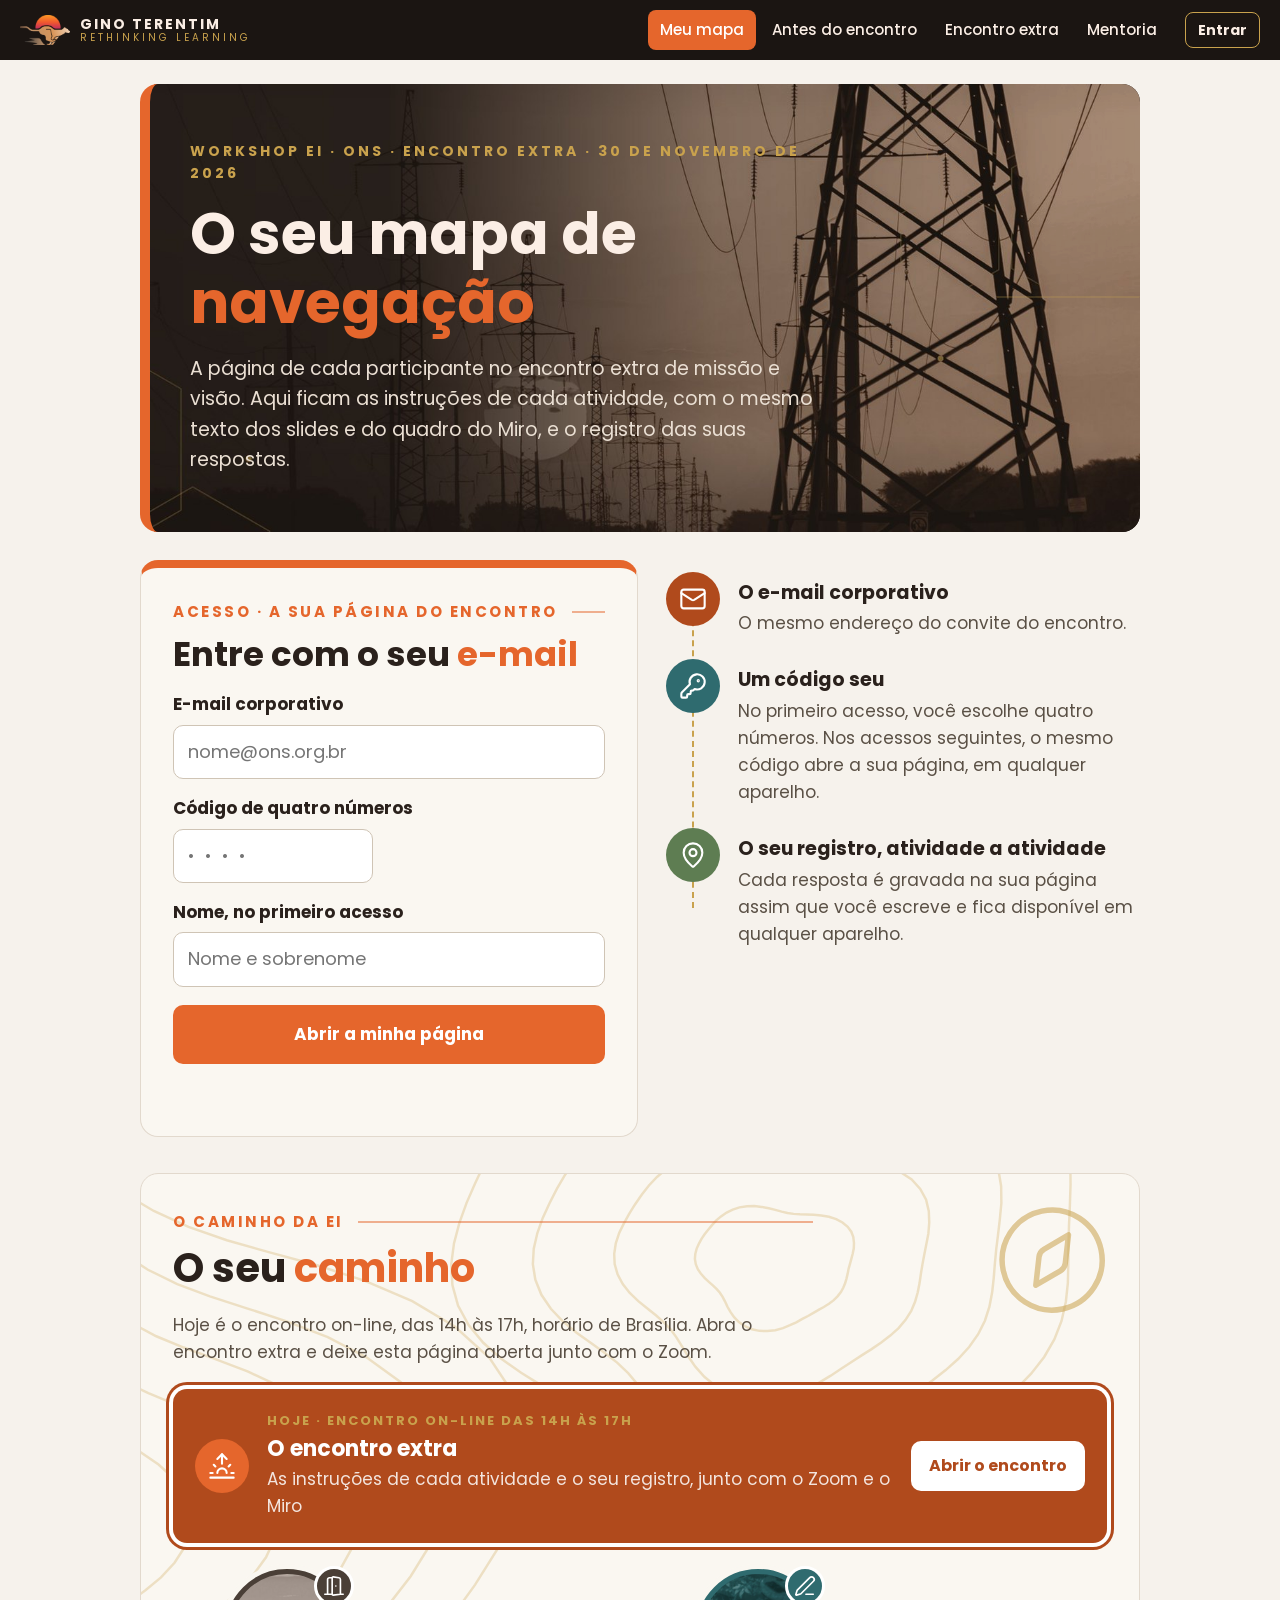
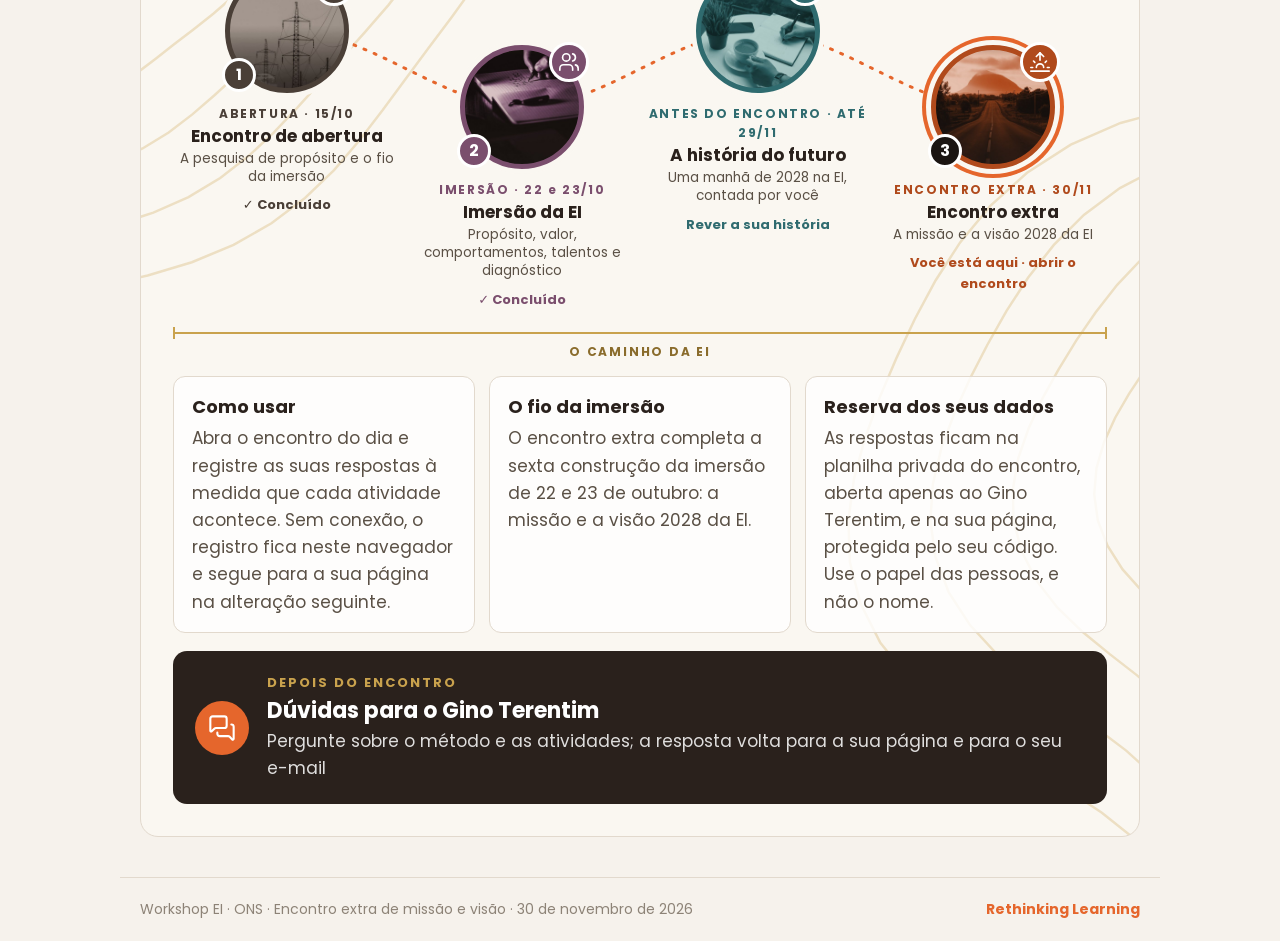
<file: docs/index.html>
<!doctype html>
<html lang="pt-BR"><head><meta charset="utf-8"><meta name="viewport" content="width=device-width,initial-scale=1">
<title>Encontro extra EI · Workbook digital</title><meta name="robots" content="noindex">
<style>@font-face{font-family:Poppins;font-weight:400;src:url(fonts/Poppins-Regular.ttf) format('truetype');font-display:swap}@font-face{font-family:Poppins;font-weight:500;src:url(fonts/Poppins-Medium.ttf) format('truetype');font-display:swap}@font-face{font-family:Poppins;font-weight:700;src:url(fonts/Poppins-Bold.ttf) format('truetype');font-display:swap}:root{--lar:#E5662C;--tinta:#2A211C;--corpo:#5A5045;--linha:#E2D9CD;--fraco:#8D8377;--claro:#F6F2EC;--papel:#FAF7F1;--escuro:#1B1512;--ouro:#C9A24D;--tom:#E5662C}
*{box-sizing:border-box}
html{scroll-behavior:smooth}
body{margin:0;font-family:Poppins,system-ui,sans-serif;font-size:17px;line-height:1.6;color:var(--corpo);background:var(--claro)}
a{color:var(--lar)}
h1,h2,h3{color:var(--tinta);line-height:1.2;margin:0 0 .5em}
h1 em,h2 em{font-style:normal;color:var(--lar)}
main{max-width:1040px;margin:0 auto;padding:0 20px 40px}
.topo{position:sticky;top:0;z-index:20;display:flex;align-items:center;gap:16px;flex-wrap:wrap;padding:10px 20px;background:var(--escuro);color:#FBEEE5}
.marca{display:flex;align-items:center;gap:10px;text-decoration:none;color:#FBEEE5}
.marca img{height:30px;width:auto}
.marca span{display:flex;flex-direction:column;line-height:1.15}
.marca b{font-size:14px;letter-spacing:2px}
.marca i{font-style:normal;font-size:10px;letter-spacing:3px;color:var(--ouro)}
.nav{margin-left:auto;display:flex;gap:4px;flex-wrap:wrap}
.nav a{color:#FBEEE5;text-decoration:none;font-size:15px;font-weight:500;padding:8px 12px;border-radius:8px}
.nav a:hover,.nav a.ativo{background:var(--lar);color:#fff}
.selo-prof{margin-left:auto;background:var(--lar);color:#fff;font-weight:700;font-size:13px;letter-spacing:2px;padding:6px 12px;border-radius:6px}
.capa{margin:24px 0 0;padding:56px 40px;border-radius:18px;background:var(--escuro);color:#EADFD3;position:relative;overflow:hidden;border-left:10px solid var(--tom)}
.capa:after{content:"";position:absolute;right:-70px;top:-70px;width:280px;height:280px;border:2px solid var(--ouro);opacity:.35;clip-path:polygon(25% 0,75% 0,100% 50%,75% 100%,25% 100%,0 50%);background:transparent;outline:2px solid var(--ouro)}
.capa__k{font-size:14px;font-weight:700;letter-spacing:3px;color:var(--ouro);margin:0 0 14px}
.capa h1{color:#FBEEE5;font-size:clamp(34px,6vw,58px);margin:0 0 16px}
.capa__l{font-size:19px;max-width:720px;margin:0}
.bloco{margin:36px 0 0;padding:32px;background:var(--papel);border:1px solid var(--linha);border-radius:18px;border-top:8px solid var(--tom)}
.bloco--abre{border-top-color:var(--lar)}
.eyebrow{display:flex;align-items:center;gap:14px;color:var(--tom);font-weight:700;font-size:15px;letter-spacing:2.5px;margin-bottom:10px}
.eyebrow i{flex:1;height:2px;background:var(--tom);opacity:.5}
.bloco h2{font-size:clamp(26px,4vw,36px)}
.bloco h3{font-size:22px;margin-top:1.2em}
.pergunta{font-size:21px;font-weight:500;color:var(--tinta);border-left:5px solid var(--tom);padding:6px 0 6px 16px;margin:14px 0}
.pergunta--at{font-size:19px;background:#fff;border-radius:0 10px 10px 0;padding:12px 16px}
.capaz{background:#fff;border:1px solid var(--linha);border-radius:12px;padding:16px 20px;margin:16px 0}
.capaz b{color:var(--tinta)}
.capaz ol{margin:8px 0 0;padding-left:22px}
.conceito{background:#fff;border:1px solid var(--linha);border-radius:14px;padding:22px 24px;margin:20px 0}
.conceito h3{margin-top:0}
.fonte{font-size:15px;color:var(--fraco);margin:10px 0 0}
.regua{background:#B04A1C;color:#FDEFE6;border-radius:14px;padding:24px;margin:20px 0}
.regua h3{color:#fff;margin-top:0}
.regua__q{font-size:22px;font-weight:700;color:#fff}
.regua .cards3>div{background:rgba(255,255,255,.12);border:0;color:#FDEFE6}
.regua .cards3 b{color:#fff}
.regua .tabela--ler{background:#fff;color:var(--corpo)}
.cards3{display:grid;grid-template-columns:repeat(auto-fit,minmax(230px,1fr));gap:14px;margin:14px 0}
.cards3>div{background:var(--papel);border:1px solid var(--linha);border-radius:12px;padding:16px 18px}
.cards3 b{display:block;color:var(--tinta);font-size:18px;margin-bottom:4px}
.cards3 p{margin:0}
.cards3 i{display:block;margin-top:8px;color:var(--fraco)}
.cards2{display:grid;grid-template-columns:repeat(auto-fit,minmax(260px,1fr));gap:16px;margin:24px 0 8px}
.cartao{display:flex;flex-direction:column;gap:6px;padding:22px;border-radius:14px;background:var(--tom);color:#fff;text-decoration:none}
.cartao span{font-size:13px;font-weight:700;letter-spacing:2px;opacity:.85}
.cartao b{font-size:22px;line-height:1.2}
.cartao i{font-style:normal;opacity:.9}
.nota-pe{color:var(--fraco);font-size:15px}
.caminho{display:grid;grid-template-columns:repeat(5,1fr);gap:10px;margin:16px 0}
.caminho__p{display:flex;flex-direction:column;align-items:center;text-align:center;gap:4px;padding:14px 8px;border-radius:12px;background:#fff;border:2px solid var(--linha);text-decoration:none;color:var(--corpo)}
.caminho__g{font-size:11px;font-weight:700;letter-spacing:1.5px;color:var(--fraco);text-transform:uppercase;min-height:34px}
.caminho__n{width:52px;height:52px;border-radius:50%;display:grid;place-items:center;font-weight:700;font-size:22px;color:var(--tom);border:3px solid var(--tom);background:var(--claro)}
.caminho__p b{color:var(--tinta);font-size:15px;line-height:1.25}
.caminho__p small{font-size:13px}
.caminho__p em{font-style:normal;font-size:13px;font-weight:500;color:var(--tom)}
.caminho__p.feito .caminho__n,.caminho__p.aqui .caminho__n{background:var(--tom);color:#fff}
.caminho__p.aqui{border-color:var(--lar);box-shadow:0 0 0 3px rgba(229,102,44,.25)}
.indice{list-style:none;padding:0;margin:10px 0;display:grid;gap:8px}
.indice li{display:flex;flex-wrap:wrap;gap:6px 16px;align-items:baseline;background:#fff;border-left:6px solid var(--tom);border-radius:0 10px 10px 0;padding:10px 14px}
.indice a{color:var(--tinta);text-decoration:none;font-weight:500}
.indice a b{color:var(--tom)}
.indice span{color:var(--fraco);font-size:15px}
.atividade{background:#fff;border:2px solid var(--tom);border-radius:16px;padding:24px;margin:24px 0}
.atividade__cab{display:flex;gap:10px;flex-wrap:wrap;margin-bottom:10px}
.selo{display:inline-block;background:var(--tom);color:#fff;font-weight:700;font-size:13px;letter-spacing:1.5px;padding:6px 12px;border-radius:999px;text-decoration:none}
.selo--miro{background:#fff;color:var(--tom);border:2px solid var(--tom)}
.atividade h3{margin-top:4px;font-size:24px}
.passos{padding-left:0;list-style:none;counter-reset:p;margin:14px 0}
.passos li{counter-increment:p;position:relative;padding:8px 0 8px 48px;border-bottom:1px solid var(--linha)}
.passos li:before{content:counter(p);position:absolute;left:0;top:7px;width:32px;height:32px;border-radius:50%;background:var(--tom);color:#fff;font-weight:700;display:grid;place-items:center}
.passos li i{font-style:normal;font-weight:700;color:var(--tom);white-space:nowrap}
.meta{display:grid;grid-template-columns:repeat(auto-fit,minmax(200px,1fr));gap:10px;margin:14px 0}
.meta div{background:var(--papel);border-radius:10px;padding:10px 14px}
.meta span{display:block;font-size:12px;font-weight:700;letter-spacing:1.5px;text-transform:uppercase;color:var(--fraco)}
.meta b{font-weight:500;color:var(--tinta);font-size:16px}
.exemplo{background:#FBEFE4;border-radius:12px;padding:14px 18px;margin:14px 0}
.exemplo>span{font-size:12px;font-weight:700;letter-spacing:1.5px;color:var(--lar)}
.exemplo p{margin:6px 0}
.registro{border:2px dashed var(--tom);border-radius:14px;padding:18px;margin:18px 0 6px;background:var(--papel)}
.registro__t{font-size:13px;font-weight:700;letter-spacing:2px;color:var(--tom)}
.campo{margin:14px 0 0}
.campo label{display:block;color:var(--tinta);margin-bottom:4px}
.dica{margin:0 0 6px;font-size:15px;color:var(--fraco)}
textarea,input[type=text],select{width:100%;font:inherit;font-size:16px;color:var(--tinta);background:#fff;border:1.5px solid #CFC4B5;border-radius:10px;padding:10px 12px}
textarea{resize:vertical;min-height:52px}
textarea:focus,input:focus,select:focus{outline:3px solid rgba(229,102,44,.35);border-color:var(--lar)}
.espelho__v{background:#fff;border:1.5px solid var(--linha);border-radius:10px;padding:10px 12px;color:var(--tinta);white-space:pre-wrap}
.notas{display:grid;grid-template-columns:repeat(auto-fit,minmax(130px,1fr));gap:10px}
.banco{margin:4px 0 8px}
.lacunas,.associar{padding-left:22px;margin:8px 0 12px}
.lacunas li,.associar li{margin:8px 0}
.lacuna{width:74px!important;display:inline-block;text-align:center;font-weight:700}
.associar li{display:grid;grid-template-columns:1fr minmax(200px,260px);gap:12px;align-items:center}
.certo{border-color:#3F7D4E!important;background:#E9F4EA!important}
.errado{border-color:#B8432F!important;background:#FBE9E5!important}
.tabela-w{overflow-x:auto;margin:10px 0}
.tabela{width:100%;border-collapse:collapse;font-size:16px}
.tabela th{background:var(--tinta);color:#FBEEE5;text-align:left;padding:10px 12px;font-size:14px;letter-spacing:.5px}
.tabela td{border:1px solid var(--linha);padding:8px 10px;vertical-align:top;background:#fff;min-width:190px}
.tabela--ler td{padding:10px 12px}
.tabela td textarea,.tabela td select{border-color:var(--linha)}
.mapa{position:relative;margin:16px 0 0;height:480px;background:#fff;border:1.5px solid var(--linha);border-radius:12px;overflow:hidden}
.mapa:before{content:"";position:absolute;left:50%;top:0;bottom:0;border-left:2px dashed var(--linha)}
.mapa:after{content:"";position:absolute;top:50%;left:0;right:0;border-top:2px dashed var(--linha)}
.mapa__q{position:absolute;font-size:12px;font-weight:700;letter-spacing:1px;color:var(--fraco);text-transform:uppercase;padding:8px 10px;z-index:1}
.mapa__n{position:absolute;z-index:2;max-width:42%;font-size:14px;line-height:1.25;font-weight:500;color:var(--tinta);padding:6px 9px;border-radius:6px;box-shadow:0 1px 0 rgba(0,0,0,.15)}
.pontos{margin:14px 0 0;background:var(--papel);border-radius:12px;padding:12px 16px}
.pontos summary{cursor:pointer;font-weight:700;color:var(--tinta)}
.btn{display:inline-block;font:inherit;font-size:15px;font-weight:700;border-radius:10px;padding:10px 16px;cursor:pointer;text-decoration:none;border:2px solid transparent}
.btn--sec{background:#fff;color:var(--tinta);border-color:var(--tinta)}
.btn--mentor{background:var(--tinta);color:#fff}
.mentor{margin:14px 0 0}
.barra{display:flex;flex-wrap:wrap;gap:10px;align-items:center;margin:18px 0 0}
.barra__s{flex:1;min-width:220px;color:var(--fraco);font-size:15px}
.prof{margin:16px 0 0;background:#2A211C;color:#EADFD3;border-radius:12px;padding:16px 20px}
.prof>span{font-size:12px;font-weight:700;letter-spacing:2px;color:var(--ouro)}
.prof__resp{background:rgba(255,255,255,.08);border-radius:10px;padding:10px 14px;margin-top:10px}
.prof__resp b{color:#fff;display:block}
.rodape{max-width:1040px;margin:0 auto;padding:20px;display:flex;justify-content:space-between;gap:12px;flex-wrap:wrap;font-size:14px;color:var(--fraco);border-top:1px solid var(--linha)}
.rodape span:last-child{color:var(--lar);font-weight:700}
@media(max-width:760px){
 body{font-size:16px}.bloco{padding:20px}.capa{padding:36px 22px}
 .caminho{grid-template-columns:1fr 1fr}.caminho__g{min-height:0}
 .associar li{grid-template-columns:1fr}
 .tabela[data-tabela] thead{display:none}
 .tabela[data-tabela] tr{display:block;margin-bottom:14px;border:1px solid var(--linha);border-radius:10px;overflow:hidden}
 .tabela[data-tabela] td{display:block;border:0;border-bottom:1px solid var(--linha)}
 .tabela[data-tabela] td:before{content:attr(data-th);display:block;font-size:12px;font-weight:700;letter-spacing:1px;color:var(--fraco);text-transform:uppercase;margin-bottom:4px}
 .mapa{height:420px}
}
@media print{
 .topo,.barra,.mentor,.btn{display:none!important}
 body{background:#fff;font-size:12pt}.bloco,.atividade,.conceito{break-inside:avoid-page;box-shadow:none}
 .bloco{break-inside:auto}.capa{background:#fff;color:#000;border:2px solid #000}.capa h1{color:#000}.capa__k{color:#000}
 textarea,input,select{border:1px solid #999}
 details.pontos{display:block}
}

/* ===== camada 2026-11 · mapa de navegação, conta e capas com foto ===== */
.btn{background:var(--lar);color:#fff}
.btn--sec{background:#fff;color:var(--tinta);border-color:var(--tinta)}
.btn--mentor{background:var(--tinta);color:#fff}
.btn--grande{font-size:17px;padding:14px 22px;margin-top:18px;width:100%}
.btn:hover{filter:brightness(1.06)}
.disco{flex:none;display:inline-grid;place-items:center;width:54px;height:54px;border-radius:50%;background:var(--tom)}
.disco svg{display:block}
.capa--foto{background-color:var(--escuro);background-image:var(--foto,none);background-position:right center;background-size:cover;background-repeat:no-repeat;min-height:380px;display:flex;flex-direction:column;justify-content:flex-end}
.capa--foto .capa__l,.capa--foto h1,.capa--foto .capa__k{max-width:640px;position:relative;z-index:1}
.capa--foto:after{opacity:.22}
.conta{display:flex;align-items:center;gap:10px;font-size:14px;color:#FBEEE5}
.conta a{color:#FBEEE5;font-weight:700;text-decoration:none;border:1.5px solid var(--ouro);padding:6px 12px;border-radius:8px}
.conta span{font-weight:700}
.conta__sair{font:inherit;font-size:13px;background:transparent;color:var(--ouro);border:1.5px solid var(--ouro);border-radius:8px;padding:5px 10px;cursor:pointer}
.aviso-conta{margin:16px 0 0;padding:14px 18px;border-radius:12px;background:#FFF4EC;border-left:6px solid var(--lar);color:var(--tinta)}
.aviso-conta .btn{margin-left:8px;padding:6px 14px}
.barra__s--ok{color:#4B6A41;font-weight:500}
.barra__s--ok:before{content:"";display:inline-block;width:9px;height:9px;border-radius:50%;background:#5E7D52;margin-right:8px;vertical-align:1px}
/* entrada */
.entrada{margin:28px 0 0;display:grid;grid-template-columns:minmax(0,1.05fr) minmax(0,1fr);gap:28px;align-items:start}
.entrada[hidden]{display:none}
.entrada__f{padding:32px;background:var(--papel);border:1px solid var(--linha);border-top:8px solid var(--lar);border-radius:18px}
.entrada__f h2{font-size:clamp(26px,4vw,34px)}
.entrada__f label{display:block;margin:16px 0 6px;color:var(--tinta)}
.entrada__f input{font-size:18px;padding:12px 14px}
.entrada__f input[name=codigo]{letter-spacing:10px;max-width:200px}
.entrada__aviso{min-height:1.6em;margin:12px 0 0;color:var(--corpo);font-weight:500}
.entrada__aviso--erro{color:#A33B12}
.entrada__passos{list-style:none;margin:0;padding:12px 0 0;display:flex;flex-direction:column;gap:22px;position:relative}
.entrada__passos:before{content:"";position:absolute;left:26px;top:40px;bottom:40px;border-left:2.5px dashed var(--ouro)}
.entrada__passos li{display:flex;gap:18px;align-items:flex-start;position:relative}
.entrada__passos b{display:block;color:var(--tinta);font-size:19px;margin-top:6px}
.entrada__passos p{margin:2px 0 0}
/* mapa do curso */
.mapa-curso{margin:36px 0 0;padding:36px 32px 32px;border-radius:18px;border:1px solid var(--linha);position:relative;overflow:hidden;
  background:var(--papel) url("data:image/svg+xml,%3Csvg%20xmlns%3D%22http%3A//www.w3.org/2000/svg%22%20width%3D%221000%22%20height%3D%22560%22%20viewBox%3D%220%200%201000%20560%22%3E%3Cg%20fill%3D%22none%22%20stroke%3D%22%23C9A24D%22%20stroke-opacity%3D%22.28%22%20stroke-width%3D%221.1%22%3E%3Cpath%20d%3D%22M219.3%2C150.0%20L220.1%2C152.6%20L220.0%2C155.2%20L219.1%2C157.8%20L217.5%2C160.1%20L215.2%2C162.2%20L212.6%2C163.9%20L209.8%2C165.5%20L207.0%2C166.8%20L204.3%2C168.0%20L201.7%2C169.2%20L199.2%2C170.3%20L196.7%2C171.4%20L194.1%2C172.4%20L191.4%2C173.3%20L188.6%2C173.9%20L185.8%2C174.3%20L182.9%2C174.4%20L180.0%2C174.2%20L177.2%2C173.9%20L174.4%2C173.5%20L171.6%2C173.1%20L168.8%2C172.7%20L165.9%2C172.4%20L162.8%2C172.1%20L159.6%2C171.6%20L156.3%2C171.0%20L153.0%2C170.0%20L150.1%2C168.6%20L147.6%2C166.8%20L145.8%2C164.6%20L144.7%2C162.2%20L144.4%2C159.6%20L144.7%2C157.0%20L145.5%2C154.5%20L146.5%2C152.2%20L147.6%2C150.0%20L148.5%2C148.0%20L149.1%2C146.0%20L149.5%2C143.9%20L149.7%2C141.8%20L149.9%2C139.6%20L150.3%2C137.3%20L151.0%2C135.0%20L152.2%2C132.7%20L153.9%2C130.7%20L156.1%2C128.9%20L158.6%2C127.4%20L161.5%2C126.3%20L164.5%2C125.4%20L167.6%2C124.7%20L170.7%2C124.3%20L173.8%2C123.9%20L176.9%2C123.6%20L180.0%2C123.4%20L183.1%2C123.4%20L186.3%2C123.6%20L189.3%2C124.2%20L192.2%2C125.2%20L194.8%2C126.5%20L197.0%2C128.1%20L198.9%2C130.0%20L200.5%2C131.9%20L201.9%2C133.8%20L203.2%2C135.5%20L204.7%2C137.2%20L206.4%2C138.7%20L208.5%2C140.2%20L210.8%2C141.7%20L213.3%2C143.4%20L215.7%2C145.3%20L217.8%2C147.6%20L219.3%2C150.0Z%22/%3E%3Cpath%20d%3D%22M259.8%2C150.0%20L260.6%2C155.2%20L259.7%2C160.4%20L257.2%2C165.3%20L253.4%2C169.8%20L248.8%2C173.7%20L243.6%2C177.2%20L238.4%2C180.3%20L233.2%2C183.1%20L228.3%2C185.8%20L223.4%2C188.4%20L218.6%2C190.9%20L213.7%2C193.3%20L208.5%2C195.3%20L203.1%2C197.0%20L197.4%2C198.1%20L191.6%2C198.7%20L185.8%2C198.7%20L180.0%2C198.3%20L174.4%2C197.8%20L168.8%2C197.2%20L163.1%2C196.6%20L157.3%2C196.2%20L151.2%2C195.8%20L144.7%2C195.2%20L138.1%2C194.3%20L131.5%2C192.8%20L125.3%2C190.5%20L120.0%2C187.3%20L115.7%2C183.3%20L112.9%2C178.7%20L111.5%2C173.7%20L111.4%2C168.5%20L112.3%2C163.4%20L113.8%2C158.6%20L115.5%2C154.2%20L116.9%2C150.0%20L117.8%2C146.0%20L118.1%2C141.9%20L118.1%2C137.7%20L118.0%2C133.3%20L118.1%2C128.6%20L118.8%2C123.8%20L120.5%2C119.1%20L123.2%2C114.7%20L127.0%2C110.8%20L131.7%2C107.4%20L137.1%2C104.6%20L143.0%2C102.5%20L149.0%2C100.8%20L155.1%2C99.4%20L161.3%2C98.3%20L167.5%2C97.3%20L173.7%2C96.6%20L180.0%2C96.3%20L186.3%2C96.4%20L192.6%2C97.2%20L198.5%2C98.8%20L204.0%2C101.1%20L208.9%2C104.1%20L213.1%2C107.5%20L216.6%2C111.2%20L219.7%2C114.9%20L222.7%2C118.4%20L225.8%2C121.6%20L229.3%2C124.4%20L233.5%2C127.1%20L238.3%2C129.9%20L243.5%2C132.9%20L248.7%2C136.4%20L253.5%2C140.4%20L257.4%2C145.0%20L259.8%2C150.0Z%22/%3E%3Cpath%20d%3D%22M300.5%2C150.0%20L300.5%2C157.8%20L298.0%2C165.4%20L293.4%2C172.5%20L287.4%2C179.0%20L280.5%2C184.7%20L273.2%2C189.9%20L266.0%2C194.6%20L259.1%2C199.1%20L252.3%2C203.5%20L245.5%2C207.8%20L238.5%2C211.9%20L231.1%2C215.6%20L223.2%2C218.7%20L214.9%2C221.0%20L206.2%2C222.4%20L197.4%2C223.0%20L188.6%2C223.0%20L180.0%2C222.5%20L171.5%2C222.0%20L163.0%2C221.5%20L154.3%2C221.2%20L145.2%2C220.9%20L135.6%2C220.5%20L125.7%2C219.7%20L115.7%2C218.0%20L106.1%2C215.3%20L97.5%2C211.1%20L90.3%2C205.7%20L85.1%2C199.2%20L82.0%2C191.9%20L80.9%2C184.2%20L81.3%2C176.6%20L82.8%2C169.3%20L84.6%2C162.5%20L86.1%2C156.1%20L87.0%2C150.0%20L86.9%2C144.0%20L86.2%2C137.8%20L85.2%2C131.2%20L84.5%2C124.2%20L84.5%2C117.0%20L85.9%2C109.8%20L89.0%2C102.8%20L93.7%2C96.3%20L99.9%2C90.7%20L107.4%2C85.9%20L115.7%2C81.9%20L124.4%2C78.7%20L133.4%2C76.0%20L142.5%2C73.8%20L151.7%2C71.8%20L161.0%2C70.2%20L170.4%2C69.1%20L180.0%2C68.7%20L189.5%2C69.3%20L198.8%2C71.1%20L207.5%2C74.0%20L215.3%2C78.1%20L222.2%2C82.9%20L228.1%2C88.3%20L233.3%2C93.6%20L238.0%2C98.8%20L242.9%2C103.4%20L248.4%2C107.5%20L254.7%2C111.2%20L262.0%2C114.9%20L270.1%2C118.9%20L278.4%2C123.5%20L286.3%2C128.9%20L293.1%2C135.2%20L298.0%2C142.4%20L300.5%2C150.0Z%22/%3E%3Cpath%20d%3D%22M340.1%2C150.0%20L338.5%2C160.3%20L334.0%2C170.1%20L327.4%2C179.2%20L319.3%2C187.6%20L310.6%2C195.1%20L301.8%2C202.1%20L293.2%2C208.7%20L284.9%2C215.2%20L276.6%2C221.5%20L268.0%2C227.6%20L258.8%2C233.3%20L248.8%2C238.2%20L238.0%2C242.2%20L226.7%2C245.0%20L215.0%2C246.6%20L203.2%2C247.3%20L191.5%2C247.4%20L180.0%2C247.2%20L168.5%2C247.0%20L156.9%2C247.0%20L144.9%2C247.2%20L132.2%2C247.2%20L119.0%2C246.8%20L105.6%2C245.4%20L92.5%2C242.5%20L80.4%2C237.9%20L70.0%2C231.5%20L62.0%2C223.4%20L56.6%2C214.0%20L53.8%2C204.0%20L53.2%2C193.8%20L54.1%2C183.9%20L55.7%2C174.7%20L57.0%2C166.1%20L57.5%2C157.9%20L56.8%2C150.0%20L55.1%2C141.9%20L52.8%2C133.4%20L50.6%2C124.3%20L49.3%2C114.8%20L49.7%2C105.0%20L52.2%2C95.3%20L57.0%2C86.2%20L64.1%2C77.9%20L72.9%2C70.7%20L83.2%2C64.5%20L94.3%2C59.3%20L105.9%2C54.9%20L117.7%2C51.0%20L129.7%2C47.6%20L141.9%2C44.7%20L154.4%2C42.4%20L167.1%2C41.1%20L180.0%2C41.0%20L192.7%2C42.5%20L204.8%2C45.6%20L216.1%2C50.3%20L226.0%2C56.3%20L234.7%2C63.1%20L242.3%2C70.1%20L249.2%2C76.8%20L256.1%2C82.8%20L263.5%2C88.1%20L272.0%2C92.8%20L281.8%2C97.2%20L292.7%2C101.8%20L304.2%2C107.1%20L315.5%2C113.5%20L325.5%2C121.1%20L333.4%2C130.0%20L338.4%2C139.7%20L340.1%2C150.0Z%22/%3E%3Cpath%20d%3D%22M377.7%2C150.0%20L374.0%2C162.6%20L367.4%2C174.5%20L358.9%2C185.5%20L349.3%2C195.6%20L339.4%2C205.1%20L329.8%2C214.0%20L320.4%2C222.8%20L311.0%2C231.4%20L301.3%2C239.8%20L290.8%2C247.8%20L279.2%2C254.9%20L266.5%2C261.0%20L252.8%2C265.6%20L238.4%2C268.8%20L223.7%2C270.7%20L209.0%2C271.7%20L194.4%2C272.3%20L180.0%2C272.7%20L165.4%2C273.3%20L150.4%2C274.2%20L134.8%2C275.0%20L118.4%2C275.4%20L101.6%2C274.6%20L84.9%2C272.0%20L69.1%2C267.3%20L55.1%2C260.2%20L43.8%2C250.9%20L35.6%2C239.8%20L30.6%2C227.5%20L28.4%2C214.8%20L28.3%2C202.4%20L29.2%2C190.7%20L30.1%2C179.8%20L30.0%2C169.6%20L28.5%2C159.8%20L25.5%2C150.0%20L21.6%2C139.7%20L17.5%2C128.8%20L14.3%2C117.1%20L12.9%2C105.0%20L14.1%2C92.7%20L18.2%2C80.8%20L25.3%2C69.7%20L34.9%2C59.8%20L46.4%2C51.0%20L59.3%2C43.5%20L73.0%2C36.8%20L87.2%2C30.9%20L101.7%2C25.6%20L116.6%2C20.9%20L131.9%2C16.9%20L147.7%2C14.1%20L163.8%2C12.9%20L180.0%2C13.5%20L195.8%2C16.4%20L210.6%2C21.3%20L224.1%2C28.0%20L236.1%2C35.9%20L246.6%2C44.3%20L256.0%2C52.5%20L265.1%2C60.0%20L274.7%2C66.4%20L285.3%2C72.0%20L297.5%2C77.0%20L311.2%2C82.0%20L325.8%2C87.6%20L340.5%2C94.5%20L354.2%2C103.0%20L365.5%2C113.2%20L373.5%2C124.7%20L377.6%2C137.2%20L377.7%2C150.0Z%22/%3E%3Cpath%20d%3D%22M412.5%2C150.0%20L406.7%2C164.7%20L398.2%2C178.5%20L388.3%2C191.3%20L377.9%2C203.3%20L367.6%2C214.8%20L357.6%2C226.0%20L347.7%2C237.0%20L337.4%2C247.9%20L326.2%2C258.3%20L313.7%2C268.0%20L299.6%2C276.5%20L284.0%2C283.4%20L267.3%2C288.7%20L249.9%2C292.4%20L232.4%2C294.8%20L214.9%2C296.5%20L197.5%2C298.0%20L180.0%2C299.6%20L162.1%2C301.5%20L143.5%2C303.5%20L124.0%2C304.9%20L103.8%2C305.2%20L83.4%2C303.4%20L63.8%2C299.1%20L46.0%2C291.8%20L30.9%2C281.6%20L19.3%2C269.0%20L11.5%2C254.7%20L7.2%2C239.6%20L5.5%2C224.6%20L5.4%2C210.3%20L5.5%2C197.0%20L4.7%2C184.8%20L2.3%2C173.2%20L-1.9%2C161.8%20L-7.6%2C150.0%20L-13.9%2C137.4%20L-19.5%2C123.9%20L-23.2%2C109.7%20L-24.0%2C95.0%20L-21.4%2C80.4%20L-15.2%2C66.5%20L-5.8%2C53.7%20L6.4%2C42.1%20L20.4%2C31.8%20L35.7%2C22.6%20L51.7%2C14.3%20L68.2%2C6.6%20L85.4%2C-0.3%20L103.1%2C-6.4%20L121.7%2C-11.3%20L140.9%2C-14.3%20L160.5%2C-15.0%20L180.0%2C-13.1%20L198.7%2C-8.6%20L216.1%2C-1.7%20L231.7%2C7.0%20L245.6%2C16.5%20L258.0%2C26.0%20L269.8%2C34.8%20L281.6%2C42.5%20L294.6%2C48.9%20L309.1%2C54.3%20L325.5%2C59.6%20L343.2%2C65.4%20L361.4%2C72.4%20L378.7%2C81.4%20L393.8%2C92.4%20L405.3%2C105.3%20L412.4%2C119.7%20L414.7%2C134.8%20L412.5%2C150.0Z%22/%3E%3Cpath%20d%3D%22M444.4%2C150.0%20L436.6%2C166.6%20L426.8%2C182.2%20L416.2%2C196.9%20L405.7%2C210.9%20L395.6%2C224.5%20L385.7%2C238.0%20L375.4%2C251.4%20L364.2%2C264.5%20L351.3%2C276.9%20L336.4%2C288.1%20L319.6%2C297.7%20L301.1%2C305.4%20L281.5%2C311.3%20L261.4%2C315.7%20L241.2%2C319.1%20L221.0%2C322.1%20L200.7%2C325.1%20L180.0%2C328.5%20L158.5%2C331.9%20L136.0%2C334.9%20L112.5%2C336.6%20L88.5%2C336.2%20L65.0%2C332.7%20L43.0%2C325.8%20L23.8%2C315.3%20L8.3%2C301.6%20L-2.9%2C285.5%20L-10.1%2C268.1%20L-13.8%2C250.5%20L-15.4%2C233.6%20L-16.4%2C217.8%20L-18.1%2C203.4%20L-21.5%2C190.0%20L-27.1%2C177.1%20L-34.6%2C163.9%20L-43.1%2C150.0%20L-51.3%2C135.0%20L-57.8%2C118.9%20L-61.3%2C102.1%20L-60.9%2C85.1%20L-56.3%2C68.4%20L-47.7%2C52.6%20L-35.8%2C38.1%20L-21.3%2C24.9%20L-5.2%2C12.8%20L12.1%2C1.8%20L30.1%2C-8.5%20L49.0%2C-18.1%20L68.7%2C-26.8%20L89.5%2C-34.1%20L111.5%2C-39.5%20L134.2%2C-42.2%20L157.3%2C-42.0%20L180.0%2C-38.4%20L201.5%2C-31.9%20L221.2%2C-23.1%20L238.9%2C-12.9%20L254.8%2C-2.3%20L269.6%2C7.7%20L284.2%2C16.4%20L299.6%2C23.5%20L316.6%2C29.4%20L335.6%2C34.8%20L356.3%2C40.4%20L377.9%2C47.4%20L398.9%2C56.4%20L417.9%2C67.8%20L433.2%2C81.7%20L443.8%2C97.6%20L448.9%2C114.9%20L448.9%2C132.6%20L444.4%2C150.0Z%22/%3E%3Cpath%20d%3D%22M916.5%2C420.0%20L915.4%2C422.3%20L914.1%2C424.5%20L912.8%2C426.5%20L911.6%2C428.5%20L910.5%2C430.5%20L909.3%2C432.5%20L907.9%2C434.5%20L906.4%2C436.4%20L904.5%2C438.1%20L902.3%2C439.7%20L899.9%2C441.0%20L897.2%2C442.1%20L894.4%2C442.9%20L891.6%2C443.6%20L888.8%2C444.3%20L885.9%2C444.9%20L883.0%2C445.6%20L880.0%2C446.3%20L876.8%2C446.9%20L873.5%2C447.4%20L870.0%2C447.6%20L866.6%2C447.3%20L863.3%2C446.5%20L860.4%2C445.2%20L857.9%2C443.3%20L856.1%2C441.1%20L854.8%2C438.7%20L854.0%2C436.2%20L853.5%2C433.7%20L853.2%2C431.5%20L852.8%2C429.4%20L852.2%2C427.5%20L851.2%2C425.7%20L850.0%2C423.9%20L848.7%2C422.0%20L847.3%2C420.0%20L846.1%2C417.8%20L845.3%2C415.5%20L845.1%2C413.1%20L845.4%2C410.7%20L846.3%2C408.4%20L847.7%2C406.2%20L849.4%2C404.2%20L851.5%2C402.3%20L853.7%2C400.5%20L856.1%2C398.9%20L858.5%2C397.3%20L861.2%2C395.8%20L864.0%2C394.5%20L867.0%2C393.5%20L870.2%2C392.9%20L873.5%2C392.6%20L876.8%2C392.9%20L880.0%2C393.6%20L883.0%2C394.6%20L885.7%2C395.9%20L888.2%2C397.3%20L890.5%2C398.6%20L892.7%2C399.8%20L895.0%2C400.7%20L897.5%2C401.5%20L900.3%2C402.1%20L903.3%2C402.8%20L906.4%2C403.6%20L909.5%2C404.7%20L912.3%2C406.2%20L914.7%2C408.0%20L916.5%2C410.2%20L917.5%2C412.6%20L917.7%2C415.1%20L917.4%2C417.6%20L916.5%2C420.0Z%22/%3E%3Cpath%20d%3D%22M950.8%2C420.0%20L948.7%2C424.5%20L946.5%2C428.7%20L944.5%2C432.8%20L942.6%2C436.9%20L940.6%2C440.9%20L938.5%2C445.0%20L935.9%2C449.0%20L932.7%2C452.7%20L928.8%2C456.2%20L924.4%2C459.2%20L919.4%2C461.7%20L914.2%2C463.8%20L908.7%2C465.7%20L903.3%2C467.3%20L897.7%2C469.0%20L892.1%2C470.7%20L886.2%2C472.5%20L880.0%2C474.2%20L873.4%2C475.6%20L866.6%2C476.4%20L859.6%2C476.4%20L852.8%2C475.4%20L846.5%2C473.2%20L841.0%2C470.0%20L836.7%2C465.8%20L833.4%2C461.1%20L831.2%2C456.1%20L829.8%2C451.2%20L828.8%2C446.6%20L827.7%2C442.4%20L826.3%2C438.5%20L824.4%2C435.0%20L821.8%2C431.5%20L818.9%2C428.0%20L815.8%2C424.2%20L813.0%2C420.0%20L810.9%2C415.5%20L809.7%2C410.8%20L809.7%2C406.0%20L810.8%2C401.3%20L812.9%2C396.8%20L815.9%2C392.6%20L819.4%2C388.6%20L823.4%2C384.8%20L827.6%2C381.2%20L832.1%2C377.7%20L836.9%2C374.4%20L842.1%2C371.4%20L847.8%2C368.9%20L854.0%2C367.0%20L860.4%2C365.9%20L867.1%2C365.8%20L873.7%2C366.7%20L880.0%2C368.3%20L885.8%2C370.5%20L891.2%2C372.9%20L896.1%2C375.4%20L900.9%2C377.5%20L905.6%2C379.3%20L910.7%2C380.6%20L916.2%2C381.7%20L922.2%2C382.7%20L928.5%2C384.0%20L934.9%2C385.9%20L940.9%2C388.4%20L946.1%2C391.7%20L950.1%2C395.8%20L952.8%2C400.4%20L953.9%2C405.3%20L953.8%2C410.4%20L952.6%2C415.3%20L950.8%2C420.0Z%22/%3E%3Cpath%20d%3D%22M983.2%2C420.0%20L980.5%2C426.5%20L977.9%2C432.8%20L975.5%2C439.0%20L973.2%2C445.1%20L970.7%2C451.3%20L967.6%2C457.5%20L963.7%2C463.4%20L958.7%2C468.9%20L952.8%2C473.9%20L946.0%2C478.2%20L938.6%2C482.0%20L930.9%2C485.3%20L923.0%2C488.4%20L915.1%2C491.4%20L907.0%2C494.5%20L898.5%2C497.8%20L889.6%2C500.9%20L880.0%2C503.8%20L869.9%2C505.9%20L859.4%2C506.7%20L848.9%2C506.1%20L838.9%2C503.6%20L830.0%2C499.5%20L822.5%2C493.8%20L816.6%2C487.1%20L812.3%2C479.7%20L809.3%2C472.4%20L807.1%2C465.3%20L805.1%2C458.9%20L802.7%2C453.1%20L799.5%2C447.8%20L795.5%2C442.8%20L790.9%2C437.7%20L785.9%2C432.3%20L781.2%2C426.4%20L777.3%2C420.0%20L774.7%2C413.2%20L773.7%2C406.1%20L774.4%2C399.0%20L776.7%2C392.2%20L780.3%2C385.6%20L784.8%2C379.3%20L789.9%2C373.3%20L795.5%2C367.5%20L801.5%2C361.9%20L808.0%2C356.5%20L815.1%2C351.4%20L823.0%2C346.9%20L831.7%2C343.3%20L841.1%2C340.9%20L851.0%2C339.8%20L861.0%2C340.1%20L870.8%2C341.7%20L880.0%2C344.3%20L888.6%2C347.5%20L896.5%2C350.7%20L904.0%2C353.7%20L911.4%2C356.0%20L919.2%2C357.8%20L927.5%2C359.0%20L936.6%2C360.2%20L946.1%2C361.6%20L955.9%2C363.8%20L965.3%2C367.0%20L973.7%2C371.4%20L980.6%2C377.0%20L985.4%2C383.6%20L988.1%2C390.9%20L988.8%2C398.4%20L987.9%2C405.9%20L985.8%2C413.1%20L983.2%2C420.0Z%22/%3E%3Cpath%20d%3D%22M1014.3%2C420.0%20L1011.4%2C428.5%20L1008.9%2C436.8%20L1006.6%2C445.1%20L1004.0%2C453.4%20L1000.8%2C461.7%20L996.6%2C469.9%20L991.1%2C477.6%20L984.2%2C484.7%20L976.0%2C491.1%20L967.0%2C496.8%20L957.4%2C501.9%20L947.5%2C506.6%20L937.5%2C511.3%20L927.3%2C516.2%20L916.6%2C521.2%20L905.3%2C526.3%20L893.1%2C531.0%20L880.0%2C534.9%20L866.1%2C537.3%20L852.0%2C537.6%20L838.2%2C535.6%20L825.4%2C531.2%20L814.2%2C524.5%20L805.0%2C516.2%20L798.0%2C506.8%20L792.7%2C497.1%20L788.7%2C487.6%20L785.2%2C478.9%20L781.5%2C471.1%20L777.0%2C464.1%20L771.4%2C457.5%20L764.9%2C451.0%20L757.8%2C444.2%20L750.9%2C436.9%20L744.9%2C428.8%20L740.5%2C420.0%20L738.0%2C410.8%20L737.8%2C401.4%20L739.7%2C392.2%20L743.4%2C383.2%20L748.4%2C374.5%20L754.2%2C366.2%20L760.7%2C358.1%20L767.7%2C350.2%20L775.4%2C342.5%20L783.9%2C335.1%20L793.4%2C328.4%20L804.1%2C322.6%20L816.0%2C318.3%20L828.7%2C315.7%20L842.0%2C314.9%20L855.2%2C315.9%20L868.0%2C318.4%20L880.0%2C321.7%20L891.2%2C325.4%20L901.7%2C328.7%20L912.0%2C331.5%20L922.6%2C333.3%20L933.8%2C334.5%20L945.9%2C335.5%20L958.8%2C336.6%20L972.1%2C338.7%20L985.2%2C342.1%20L997.1%2C347.2%20L1007.3%2C354.0%20L1014.9%2C362.3%20L1019.8%2C371.7%20L1021.9%2C381.7%20L1021.8%2C391.9%20L1020.0%2C401.7%20L1017.3%2C411.1%20L1014.3%2C420.0Z%22/%3E%3Cpath%20d%3D%22M1044.8%2C420.0%20L1042.3%2C430.5%20L1040.2%2C440.9%20L1037.9%2C451.3%20L1035.0%2C461.8%20L1030.9%2C472.1%20L1025.2%2C482.1%20L1017.8%2C491.5%20L1008.8%2C500.1%20L998.6%2C507.8%20L987.5%2C514.9%20L976.0%2C521.6%20L964.3%2C528.2%20L952.4%2C535.0%20L940.0%2C542.1%20L926.8%2C549.4%20L912.5%2C556.4%20L896.8%2C562.5%20L880.0%2C567.0%20L862.4%2C569.1%20L844.7%2C568.3%20L827.8%2C564.3%20L812.5%2C557.3%20L799.5%2C547.9%20L788.9%2C536.8%20L780.7%2C525.0%20L774.2%2C513.4%20L768.7%2C502.4%20L763.2%2C492.6%20L757.0%2C483.8%20L749.7%2C475.7%20L741.2%2C468.0%20L731.9%2C459.9%20L722.6%2C451.2%20L714.1%2C441.7%20L707.4%2C431.2%20L703.1%2C420.0%20L701.5%2C408.4%20L702.5%2C396.8%20L705.8%2C385.4%20L710.8%2C374.4%20L717.0%2C363.7%20L723.9%2C353.3%20L731.5%2C343.0%20L739.8%2C332.9%20L749.1%2C323.1%20L759.7%2C313.8%20L771.9%2C305.6%20L785.7%2C299.0%20L800.9%2C294.4%20L817.1%2C292.0%20L833.6%2C291.8%20L849.9%2C293.5%20L865.4%2C296.5%20L880.0%2C300.1%20L893.8%2C303.6%20L907.1%2C306.3%20L920.5%2C308.0%20L934.6%2C308.8%20L949.8%2C309.2%20L966.0%2C309.7%20L982.9%2C311.2%20L999.8%2C314.3%20L1015.6%2C319.5%20L1029.5%2C327.1%20L1040.6%2C336.7%20L1048.3%2C348.0%20L1052.6%2C360.4%20L1053.9%2C373.1%20L1052.9%2C385.7%20L1050.6%2C397.7%20L1047.6%2C409.1%20L1044.8%2C420.0Z%22/%3E%3Cpath%20d%3D%22M1075.6%2C420.0%20L1073.8%2C432.6%20L1072.0%2C445.1%20L1069.7%2C457.7%20L1066.1%2C470.2%20L1060.7%2C482.4%20L1053.2%2C494.1%20L1043.8%2C504.9%20L1032.7%2C514.9%20L1020.6%2C524.1%20L1007.8%2C532.8%20L994.8%2C541.4%20L981.6%2C550.3%20L967.9%2C559.7%20L953.4%2C569.4%20L937.5%2C579.0%20L920.0%2C587.8%20L900.7%2C595.0%20L880.0%2C599.4%20L858.7%2C600.5%20L837.7%2C597.7%20L818.1%2C591.2%20L800.7%2C581.4%20L786.1%2C569.2%20L774.2%2C555.8%20L764.6%2C542.1%20L756.4%2C529.1%20L748.6%2C517.3%20L740.3%2C506.8%20L730.9%2C497.3%20L720.1%2C488.4%20L708.4%2C479.3%20L696.4%2C469.5%20L685.2%2C458.7%20L675.9%2C446.7%20L669.3%2C433.7%20L665.7%2C420.0%20L665.4%2C406.1%20L667.8%2C392.3%20L672.5%2C378.8%20L678.6%2C365.7%20L685.7%2C352.9%20L693.5%2C340.2%20L702.1%2C327.7%20L711.7%2C315.4%20L722.9%2C303.6%20L735.9%2C292.8%20L751.1%2C283.6%20L768.2%2C276.6%20L786.9%2C272.1%20L806.4%2C270.2%20L826.0%2C270.7%20L845.0%2C272.8%20L863.0%2C275.9%20L880.0%2C279.0%20L896.4%2C281.4%20L912.7%2C282.6%20L929.7%2C282.7%20L947.8%2C282.0%20L967.2%2C281.4%20L987.7%2C281.8%20L1008.5%2C284.1%20L1028.5%2C288.9%20L1046.6%2C296.6%20L1061.7%2C307.1%20L1072.9%2C319.9%20L1080.1%2C334.4%20L1083.6%2C349.7%20L1084.1%2C365.0%20L1082.7%2C379.8%20L1080.3%2C393.8%20L1077.7%2C407.2%20L1075.6%2C420.0Z%22/%3E%3Cpath%20d%3D%22M1107.2%2C420.0%20L1106.2%2C434.7%20L1104.7%2C449.3%20L1101.8%2C464.0%20L1097.0%2C478.5%20L1089.8%2C492.5%20L1080.3%2C505.7%20L1068.8%2C517.9%20L1055.9%2C529.3%20L1042.3%2C540.2%20L1028.3%2C550.9%20L1014.2%2C561.9%20L999.7%2C573.6%20L984.4%2C585.8%20L967.5%2C598.2%20L948.7%2C610.0%20L927.6%2C620.1%20L904.5%2C627.5%20L880.0%2C631.1%20L855.2%2C630.3%20L831.2%2C625.0%20L809.2%2C615.6%20L790.1%2C603.0%20L773.9%2C588.5%20L760.5%2C573.3%20L749.1%2C558.5%20L738.5%2C545.0%20L727.6%2C532.9%20L715.7%2C522.1%20L702.4%2C512.1%20L687.9%2C502.2%20L673.0%2C491.5%20L658.7%2C479.7%20L646.4%2C466.4%20L636.9%2C451.8%20L631.0%2C436.1%20L628.8%2C420.0%20L629.9%2C403.8%20L633.7%2C387.8%20L639.5%2C372.3%20L646.4%2C357.0%20L654.1%2C342.0%20L662.6%2C327.0%20L672.2%2C312.2%20L683.5%2C297.8%20L696.9%2C284.4%20L712.9%2C272.5%20L731.4%2C262.8%20L752.1%2C255.8%20L774.1%2C251.8%20L796.7%2C250.6%20L819.0%2C251.4%20L840.4%2C253.5%20L860.6%2C255.9%20L880.0%2C257.5%20L899.1%2C257.9%20L918.8%2C256.9%20L939.7%2C254.9%20L962.2%2C252.8%20L986.1%2C251.5%20L1010.8%2C252.2%20L1035.1%2C255.9%20L1057.7%2C263.2%20L1077.2%2C273.9%20L1092.7%2C287.8%20L1103.6%2C304.0%20L1110.1%2C321.6%20L1112.9%2C339.6%20L1113.0%2C357.2%20L1111.7%2C374.0%20L1109.9%2C390.0%20L1108.4%2C405.2%20L1107.2%2C420.0Z%22/%3E%3Cpath%20d%3D%22M1140.2%2C420.0%20L1139.8%2C436.8%20L1138.0%2C453.7%20L1134.1%2C470.4%20L1127.6%2C486.7%20L1118.3%2C502.3%20L1106.6%2C516.9%20L1093.3%2C530.6%20L1078.9%2C543.6%20L1064.3%2C556.5%20L1049.5%2C569.6%20L1034.6%2C583.5%20L1018.9%2C598.2%20L1001.7%2C613.4%20L982.3%2C628.3%20L960.2%2C641.7%20L935.3%2C652.4%20L908.2%2C659.2%20L880.0%2C661.0%20L851.9%2C657.7%20L825.4%2C649.5%20L801.4%2C637.3%20L780.6%2C622.3%20L762.9%2C606.1%20L747.6%2C589.9%20L733.5%2C574.9%20L719.7%2C561.5%20L704.9%2C549.7%20L688.7%2C538.9%20L671.2%2C528.3%20L653.0%2C517.1%20L635.3%2C504.5%20L619.4%2C490.2%20L606.6%2C474.3%20L597.8%2C456.9%20L593.1%2C438.6%20L592.4%2C420.0%20L594.9%2C401.5%20L599.8%2C383.4%20L606.2%2C365.7%20L613.6%2C348.2%20L621.8%2C330.8%20L631.1%2C313.5%20L642.0%2C296.6%20L655.4%2C280.4%20L671.7%2C265.7%20L691.1%2C253.2%20L713.2%2C243.6%20L737.5%2C237.1%20L762.8%2C233.8%20L788.1%2C232.9%20L812.6%2C233.7%20L835.9%2C234.9%20L858.2%2C235.6%20L880.0%2C234.9%20L902.1%2C232.5%20L925.5%2C228.8%20L950.7%2C224.6%20L977.7%2C221.2%20L1006.0%2C219.8%20L1034.6%2C221.7%20L1061.8%2C227.6%20L1086.3%2C237.9%20L1106.6%2C252.2%20L1121.9%2C269.6%20L1132.3%2C289.1%20L1138.2%2C309.6%20L1140.7%2C329.9%20L1141.2%2C349.6%20L1140.7%2C368.3%20L1140.3%2C386.0%20L1140.2%2C403.1%20L1140.2%2C420.0Z%22/%3E%3Cpath%20d%3D%22M593.1%2C40.0%20L592.5%2C42.1%20L592.1%2C44.2%20L591.6%2C46.3%20L591.0%2C48.4%20L590.2%2C50.4%20L589.1%2C52.4%20L587.6%2C54.3%20L585.8%2C56.1%20L583.8%2C57.6%20L581.5%2C59.0%20L579.2%2C60.3%20L576.9%2C61.6%20L574.5%2C63.0%20L572.0%2C64.3%20L569.3%2C65.8%20L566.5%2C67.1%20L563.4%2C68.4%20L560.0%2C69.3%20L556.5%2C69.7%20L552.9%2C69.6%20L549.6%2C68.9%20L546.5%2C67.5%20L543.8%2C65.7%20L541.7%2C63.5%20L540.0%2C61.1%20L538.7%2C58.8%20L537.7%2C56.6%20L536.6%2C54.5%20L535.4%2C52.7%20L534.0%2C51.1%20L532.4%2C49.5%20L530.5%2C47.9%20L528.7%2C46.2%20L527.0%2C44.3%20L525.6%2C42.2%20L524.7%2C40.0%20L524.3%2C37.7%20L524.5%2C35.4%20L525.1%2C33.1%20L526.1%2C30.9%20L527.3%2C28.7%20L528.7%2C26.6%20L530.3%2C24.6%20L532.0%2C22.6%20L533.8%2C20.6%20L535.9%2C18.8%20L538.4%2C17.1%20L541.1%2C15.8%20L544.1%2C14.8%20L547.4%2C14.3%20L550.7%2C14.2%20L553.9%2C14.6%20L557.1%2C15.2%20L560.0%2C15.9%20L562.8%2C16.7%20L565.4%2C17.3%20L568.1%2C17.7%20L570.9%2C17.9%20L573.9%2C18.0%20L577.1%2C18.1%20L580.4%2C18.4%20L583.8%2C19.0%20L587.0%2C20.0%20L589.8%2C21.5%20L592.1%2C23.4%20L593.7%2C25.6%20L594.6%2C28.0%20L594.9%2C30.6%20L594.8%2C33.1%20L594.3%2C35.5%20L593.7%2C37.8%20L593.1%2C40.0Z%22/%3E%3Cpath%20d%3D%22M625.3%2C40.0%20L624.6%2C44.2%20L624.0%2C48.4%20L623.2%2C52.5%20L622.0%2C56.7%20L620.3%2C60.8%20L617.8%2C64.7%20L614.7%2C68.4%20L611.0%2C71.7%20L607.0%2C74.8%20L602.7%2C77.7%20L598.3%2C80.5%20L593.8%2C83.4%20L589.2%2C86.4%20L584.4%2C89.6%20L579.1%2C92.8%20L573.3%2C95.7%20L566.9%2C98.1%20L560.0%2C99.6%20L552.9%2C100.1%20L545.9%2C99.3%20L539.3%2C97.2%20L533.4%2C94.0%20L528.5%2C90.0%20L524.5%2C85.5%20L521.3%2C80.9%20L518.6%2C76.5%20L516.1%2C72.5%20L513.5%2C68.9%20L510.4%2C65.7%20L507.0%2C62.7%20L503.1%2C59.6%20L499.2%2C56.4%20L495.4%2C52.8%20L492.3%2C48.8%20L490.0%2C44.5%20L488.7%2C40.0%20L488.5%2C35.4%20L489.2%2C30.8%20L490.7%2C26.2%20L492.8%2C21.9%20L495.2%2C17.6%20L497.8%2C13.4%20L500.7%2C9.2%20L503.9%2C5.1%20L507.6%2C1.2%20L511.9%2C-2.4%20L517.0%2C-5.5%20L522.6%2C-7.9%20L528.8%2C-9.5%20L535.3%2C-10.2%20L541.9%2C-10.1%20L548.3%2C-9.3%20L554.3%2C-8.3%20L560.0%2C-7.2%20L565.5%2C-6.3%20L570.9%2C-5.7%20L576.5%2C-5.6%20L582.4%2C-5.7%20L588.8%2C-5.8%20L595.6%2C-5.7%20L602.5%2C-5.0%20L609.2%2C-3.5%20L615.3%2C-1.0%20L620.5%2C2.4%20L624.3%2C6.6%20L626.9%2C11.4%20L628.1%2C16.5%20L628.3%2C21.6%20L627.9%2C26.5%20L627.0%2C31.2%20L626.1%2C35.7%20L625.3%2C40.0Z%22/%3E%3Cpath%20d%3D%22M657.4%2C40.0%20L656.9%2C46.3%20L656.2%2C52.6%20L655.0%2C58.9%20L653.0%2C65.1%20L650.0%2C71.1%20L646.0%2C76.8%20L641.1%2C82.1%20L635.6%2C87.0%20L629.7%2C91.6%20L623.6%2C96.1%20L617.5%2C100.8%20L611.2%2C105.7%20L604.6%2C110.8%20L597.4%2C116.0%20L589.3%2C121.1%20L580.3%2C125.4%20L570.5%2C128.7%20L560.0%2C130.4%20L549.3%2C130.2%20L539.0%2C128.1%20L529.5%2C124.2%20L521.2%2C118.9%20L514.2%2C112.7%20L508.5%2C106.1%20L503.6%2C99.7%20L499.2%2C93.7%20L494.7%2C88.4%20L489.8%2C83.7%20L484.2%2C79.3%20L478.2%2C75.0%20L471.8%2C70.4%20L465.7%2C65.4%20L460.4%2C59.8%20L456.2%2C53.6%20L453.5%2C46.9%20L452.4%2C40.0%20L452.8%2C33.1%20L454.4%2C26.2%20L456.8%2C19.5%20L459.8%2C13.0%20L463.1%2C6.5%20L466.8%2C0.2%20L471.0%2C-6.2%20L475.8%2C-12.3%20L481.5%2C-18.1%20L488.3%2C-23.3%20L496.1%2C-27.6%20L504.9%2C-30.6%20L514.4%2C-32.5%20L524.1%2C-33.1%20L533.7%2C-32.7%20L542.9%2C-31.8%20L551.7%2C-30.6%20L560.0%2C-29.8%20L568.2%2C-29.4%20L576.6%2C-29.6%20L585.4%2C-30.3%20L595.0%2C-31.1%20L605.1%2C-31.7%20L615.6%2C-31.4%20L626.1%2C-29.9%20L635.8%2C-26.9%20L644.3%2C-22.5%20L651.1%2C-16.7%20L656.0%2C-9.8%20L658.9%2C-2.3%20L660.2%2C5.4%20L660.3%2C13.0%20L659.6%2C20.2%20L658.8%2C27.1%20L658.0%2C33.6%20L657.4%2C40.0Z%22/%3E%3Cpath%20d%3D%22M690.0%2C40.0%20L689.8%2C48.4%20L688.9%2C56.8%20L687.0%2C65.2%20L683.8%2C73.4%20L679.3%2C81.2%20L673.5%2C88.6%20L666.9%2C95.4%20L659.6%2C101.9%20L652.2%2C108.3%20L644.7%2C114.8%20L637.1%2C121.6%20L629.2%2C128.8%20L620.6%2C136.3%20L611.0%2C143.7%20L600.0%2C150.4%20L587.6%2C155.9%20L574.1%2C159.5%20L560.0%2C160.6%20L545.9%2C159.2%20L532.6%2C155.3%20L520.5%2C149.3%20L510.0%2C141.8%20L501.1%2C133.6%20L493.4%2C125.4%20L486.5%2C117.7%20L479.8%2C110.8%20L472.6%2C104.7%20L464.8%2C99.2%20L456.2%2C93.8%20L447.2%2C88.2%20L438.4%2C82.0%20L430.4%2C74.9%20L423.9%2C67.0%20L419.2%2C58.4%20L416.7%2C49.3%20L416.2%2C40.0%20L417.4%2C30.8%20L419.8%2C21.7%20L423.0%2C12.8%20L426.8%2C4.1%20L430.9%2C-4.6%20L435.6%2C-13.2%20L441.1%2C-21.7%20L447.7%2C-29.8%20L455.7%2C-37.2%20L465.3%2C-43.6%20L476.3%2C-48.6%20L488.3%2C-51.9%20L501.0%2C-53.7%20L513.7%2C-54.2%20L526.1%2C-53.7%20L537.9%2C-53.0%20L549.1%2C-52.4%20L560.0%2C-52.5%20L571.0%2C-53.5%20L582.6%2C-55.1%20L595.1%2C-57.0%20L608.5%2C-58.7%20L622.6%2C-59.4%20L636.8%2C-58.6%20L650.5%2C-55.8%20L662.9%2C-50.8%20L673.2%2C-43.9%20L681.1%2C-35.3%20L686.5%2C-25.6%20L689.6%2C-15.4%20L690.9%2C-5.2%20L691.0%2C4.7%20L690.7%2C14.1%20L690.3%2C23.0%20L690.1%2C31.6%20L690.0%2C40.0Z%22/%3E%3C/g%3E%3C/svg%3E") center/cover no-repeat}
.mapa-curso__cab{display:flex;gap:20px;align-items:flex-start;justify-content:space-between}
.mapa-curso__cab h2{font-size:clamp(28px,4.4vw,40px)}
.mapa-curso__cab p{max-width:640px}
.rosa{flex:none;opacity:.55;transform:rotate(-12deg);margin:-10px -6px 0 0}
.cards3--claro>div{background:rgba(255,255,255,.82)}
.cartao--mentor{flex-direction:row;align-items:center;gap:18px;margin-top:18px}
.cartao--mentor>span:last-child{display:flex;flex-direction:column;gap:4px}
.cartao__k{font-size:13px;font-weight:700;letter-spacing:2px;color:var(--ouro)}
/* rota: cinco paradas ligadas */
.rota{position:relative;display:grid;grid-template-columns:repeat(5,1fr);gap:8px;margin:22px 0 10px}
.rota__linha{position:absolute;left:0;top:0;width:100%;height:160px;overflow:visible;pointer-events:none}
.rota__linha path{fill:none;stroke:var(--lar);stroke-width:3;stroke-dasharray:2 9;stroke-linecap:round;vector-effect:non-scaling-stroke}
.parada{position:relative;z-index:1;display:flex;flex-direction:column;align-items:center;text-align:center;gap:3px;text-decoration:none;color:var(--corpo)}
.parada:nth-of-type(even){margin-top:62px}
.parada__foto{position:relative;width:96px;height:96px;border-radius:50%;background:var(--tom) center/cover no-repeat;border:5px solid var(--tom);box-shadow:0 0 0 5px var(--papel);margin-bottom:8px;transition:transform .2s}
a.parada:hover .parada__foto{transform:scale(1.06)}
.parada__n{position:absolute;left:-8px;bottom:-4px;width:34px;height:34px;border-radius:50%;display:grid;place-items:center;background:var(--escuro);color:#fff;font-weight:700;font-size:16px;border:3px solid #fff}
.parada__ic{position:absolute;right:-10px;top:-8px;width:40px;height:40px;border-radius:50%;display:grid;place-items:center;background:var(--tom);border:3px solid #fff}
.parada__k{font-size:12px;font-weight:700;letter-spacing:1.6px;color:var(--tom)}
.parada b{color:var(--tinta);font-size:16px;line-height:1.25}
.parada em{font-style:normal;font-size:13.5px;line-height:1.35}
.parada__c{margin-top:6px;font-size:13px;font-weight:700;color:var(--tom);min-height:1.4em}
.parada.aqui .parada__foto{box-shadow:0 0 0 5px var(--papel),0 0 0 9px var(--lar);animation:pulso 2.4s ease-in-out infinite}
@keyframes pulso{50%{box-shadow:0 0 0 5px var(--papel),0 0 0 14px rgba(229,102,44,.35)}}
.parada.feito .parada__n,.parada--feita .parada__n{background:var(--tom)}
.parada--feita .parada__c:before{content:"✓ "}
.parada--breve .parada__foto{filter:grayscale(.7) brightness(1.12) contrast(.85)}
.parada--breve .parada__c{color:var(--fraco)}
.rota__fases{grid-column:1/-1;display:grid;grid-template-columns:repeat(5,1fr);gap:8px;margin-top:14px}
.rota__fases span{border-top:2px solid var(--ouro);padding-top:8px;text-align:center;font-size:12px;font-weight:700;letter-spacing:1.8px;text-transform:uppercase;color:#8A6C2C;position:relative}
.rota__fases span:before,.rota__fases span:after{content:"";position:absolute;top:-7px;width:2px;height:12px;background:var(--ouro)}
.rota__fases span:before{left:0}.rota__fases span:after{right:0}
.rota--grande .rota__linha{height:200px}
.rota--grande .parada__foto{width:124px;height:124px}
.rota--grande .parada:nth-of-type(even){margin-top:76px}
.rota--grande .parada b{font-size:17px}
/* títulos de bloco com ícone */
.bloco__t{display:flex;align-items:center;gap:16px;margin-bottom:.5em}
.bloco__t h2{margin:0}
.bloco__t .disco{width:58px;height:58px}
/* complete a frase */
.completar{margin:22px 0 0;padding:26px 28px;border-radius:16px;background:var(--escuro);color:#EADFD3;border-left:8px solid var(--tom)}
.completar__k{font-size:13px;font-weight:700;letter-spacing:3px;color:var(--ouro)}
.completar__f{font-size:clamp(24px,3.6vw,32px);font-weight:700;color:#FBEEE5;line-height:1.3;margin:8px 0 4px}
.completar__l{display:inline-block;width:5.5em;border-bottom:4px solid var(--lar);vertical-align:-4px}
.completar label{color:#FBEEE5}
.completar input{background:#fff}
details.resposta{margin:16px 0 0;border-top:1px solid rgba(255,255,255,.18);padding-top:12px}
details.resposta summary{color:var(--ouro)}
details.resposta p{margin:10px 0 0}
details.resposta b{color:#FFB48A}
@media(max-width:760px){
  .entrada{grid-template-columns:1fr}
  .capa--foto{min-height:300px;background-position:70% center}
  .rota{grid-template-columns:1fr;gap:16px;padding-left:4px}
  .rota__linha{display:none}
  .rota:before{content:"";position:absolute;left:46px;top:30px;bottom:60px;border-left:3px dotted var(--lar)}
  .parada,.rota--grande .parada{display:grid;grid-template-columns:100px 1fr;column-gap:12px;align-items:start;text-align:left;margin-top:0!important}
  .parada__foto,.rota--grande .parada__foto{width:84px;height:84px;margin:0;grid-row:1/span 4}
  .parada>*:not(.parada__foto){grid-column:2;margin:0}
  .parada__k{margin-top:4px!important}
  .rota__fases{display:none}
  .mapa-curso{padding:26px 18px}
  .rosa{display:none}
}
@media print{.rota__linha,.rosa,.entrada,.conta,.aviso-conta{display:none!important}.parada.aqui .parada__foto{animation:none}}

input[type=email],input[type=password]{width:100%;font:inherit;font-size:18px;color:var(--tinta);background:#fff;border:1.5px solid #CFC4B5;border-radius:10px;padding:12px 14px}
.entrada__f input[name=codigo]{letter-spacing:10px;max-width:200px}
.cartao--mentor span{letter-spacing:normal;opacity:1;font-size:inherit;font-weight:inherit}
.cartao--mentor .cartao__k{font-size:13px;font-weight:700;letter-spacing:2px;color:var(--ouro)}
.cartao--mentor b{font-size:22px}
.cartao--mentor i{opacity:.85}
/* ---------- dúvidas para o mentor e painel ---------- */
.duvidas{margin-top:14px}
.duvidas__form{margin-top:10px;background:#FBF7F1;border:2px solid #E2D9CD;border-radius:14px;padding:16px}
.duvidas__l{display:block;font-weight:700;font-size:14px;letter-spacing:.04em;color:var(--tinta)}
.duvidas__l textarea,.duvidas__l input{display:block;width:100%;margin-top:8px;font:inherit;font-size:16px;font-weight:400;border:2px solid #D9CFC2;border-radius:10px;padding:10px 12px;background:#fff;box-sizing:border-box}
.duvidas__acoes{display:flex;gap:10px;flex-wrap:wrap;margin-top:12px;align-items:center}
.duvidas__msg{font-size:15px;color:#5A5045;margin:8px 0 0}
.duvida{margin-top:12px;border-radius:14px;overflow:hidden;border:2px solid #EFE7DC;background:#fff}
.duvida__p,.duvida__r,.duvida__e{padding:12px 16px;font-size:15px;line-height:1.5}
.duvida__p span,.duvida__r span{display:block;font-size:11px;font-weight:700;letter-spacing:.14em;color:#8D8377;margin-bottom:4px}
.duvida__r{background:#FBEFE4;border-top:2px solid #F3D9C6} .duvida__r span{color:#B04A1C}
.duvida__e{background:#F6F2EC;color:#6E6259;font-style:italic}
.painel__entrada{max-width:520px}
.painel__topo{display:flex;flex-wrap:wrap;gap:16px;align-items:center;margin-bottom:18px}
.painel__n{background:#FBEFE4;border-radius:14px;padding:10px 18px;text-align:center} .painel__n b{display:block;font-size:30px;color:#B04A1C;line-height:1.1} .painel__n span{font-size:13px;color:#5A5045}
.painel__n--ok{background:#EAF2EC} .painel__n--ok b{color:#2F6B4F}
.painel__f{display:flex;gap:8px;flex-wrap:wrap;align-items:center}
.chip-f{font:inherit;font-size:14px;font-weight:700;border:2px solid #D9CFC2;background:#fff;border-radius:20px;padding:6px 14px;cursor:pointer}
.chip-f.ativo{background:var(--tinta);color:#fff;border-color:var(--tinta)}
.painel__f select{font:inherit;font-size:14px;border:2px solid #D9CFC2;border-radius:20px;padding:6px 12px;background:#fff}
.painel__h{margin-left:auto;display:flex;gap:12px;align-items:center;font-size:13px;color:#8D8377}
.pd{background:#fff;border:2px solid #EFE7DC;border-left:8px solid #E5662C;border-radius:14px;padding:16px 18px;margin-bottom:14px}
.pd--ok{border-left-color:#5E7D52}
.pd__cab{display:flex;flex-wrap:wrap;gap:6px 16px;align-items:baseline;font-size:13px;color:#8D8377;margin-bottom:8px} .pd__cab b{font-size:16px;color:var(--tinta)}
.pd__p{font-size:16px;line-height:1.5;margin-bottom:12px}
.pd__r{background:#F3F7F2;border-radius:10px;padding:10px 14px;font-size:15px;line-height:1.5;margin-bottom:10px} .pd__r span{display:block;font-size:11px;font-weight:700;letter-spacing:.14em;color:#2F6B4F;margin-bottom:4px}
.pd textarea{display:block;width:100%;font:inherit;font-size:15px;border:2px solid #D9CFC2;border-radius:10px;padding:10px 12px;box-sizing:border-box}
.pd__acoes{display:flex;gap:10px;align-items:center;margin-top:10px} .pd__ok{font-size:14px;color:#5A5045}
.pd__vazio{color:#8D8377;font-style:italic}
@media print{.duvidas{display:none!important}}
.painel__f select{width:auto;display:inline-block}
.curva{margin:16px 0 0;background:#fff;border:1.5px solid var(--linha);border-radius:12px;padding:14px}
.curva__svg{display:block;width:100%;height:110px}
.curva__cols{display:grid;grid-template-columns:17fr 16.5fr 16.5fr 16.5fr 33.5fr;gap:0;margin-top:8px}
.curva__col{border-top:4px solid var(--c);padding:8px 5px 0;min-width:0}
.curva__col b{display:block;font-size:13px;line-height:1.2}
.curva__col span{display:block;font-size:12px;color:var(--fraco);margin-bottom:6px}
.curva__col i{display:block;font-style:normal;font-size:13px;line-height:1.25;background:#FFF6B6;border-radius:6px;padding:5px 7px;margin-top:5px;overflow-wrap:anywhere}
@media (max-width:700px){.curva__cols{grid-template-columns:1fr 1fr}}

.nav a[data-instrutor]{display:inline-flex;align-items:center}
.selo-n{display:inline-flex;align-items:center;justify-content:center;min-width:22px;height:22px;padding:0 7px;margin-left:8px;border-radius:999px;background:var(--lar);color:#fff;font-size:12.5px;font-weight:700;line-height:1;box-shadow:0 0 0 2px #1B1512}
.selo-n[hidden]{display:none}
.nav a:hover .selo-n,.nav a.ativo .selo-n{background:#fff;color:var(--lar);box-shadow:none}
.nav a.nav-selo{display:inline-flex;align-items:center}
.abas{display:flex;flex-wrap:wrap;gap:6px;border-bottom:2px solid var(--linha);margin:0 0 26px}
.aba{font:inherit;font-size:17px;font-weight:700;color:var(--corpo);background:none;border:0;border-bottom:4px solid transparent;margin-bottom:-2px;padding:12px 18px;cursor:pointer;display:inline-flex;align-items:center;gap:10px;border-radius:10px 10px 0 0}
.aba:hover{color:var(--tinta);background:#FBF7F1}
.aba[aria-selected="true"]{color:var(--tinta);border-bottom-color:var(--lar)}
.aba[aria-selected="true"] svg{stroke:var(--lar)}
.aba:focus-visible{outline:3px solid rgba(229,102,44,.35)}
.aba .selo-n{margin-left:0;box-shadow:none}
.aba__nota{font-size:15px;color:var(--corpo);margin:-4px 0 14px}
[data-painel-aba="nova"] .duvidas__lista{display:none}
.duvida--nova{border-color:#F0B48F;box-shadow:0 0 0 3px rgba(229,102,44,.12)}
.selo-nova{display:inline-block;margin-left:10px;padding:3px 9px;border-radius:999px;background:var(--lar);color:#fff;font-style:normal;font-size:11px;letter-spacing:.14em;line-height:1.2;vertical-align:1px}
.pd__leitura{font-size:13.5px;font-weight:700;letter-spacing:.02em;color:#8D8377;margin:0 0 10px}
.pd__leitura--ok{color:#2F6B4F}
@media (max-width:560px){.abas{flex-wrap:nowrap;gap:0}.aba{flex:0 1 auto;white-space:nowrap;font-size:15px;padding:11px 10px;gap:6px}.aba svg{display:none}}

.rota--3{grid-template-columns:repeat(3,1fr)}.rota--3 .rota__fases{grid-template-columns:repeat(3,1fr)}
.rota--4{grid-template-columns:repeat(4,1fr)}.rota--4 .rota__fases{grid-template-columns:repeat(4,1fr)}
@media (max-width:760px){.rota--3,.rota--4{grid-template-columns:1fr}}
.trava{display:none}html.fechado main>*{display:none!important}html.fechado main>.trava{display:block!important}
.trava__acao{display:flex;flex-wrap:wrap;align-items:center;gap:14px;margin:6px 0 18px}
.cartao--destaque{box-shadow:0 0 0 4px #fff,0 0 0 7px var(--tom);margin:6px 0 26px}
.cartao--destaque[hidden]{display:none!important}.cartao--destaque>span:nth-child(2){display:flex;flex-direction:column;gap:4px}
.trava__acao .btn{width:auto}
.cartao--destaque .cartao__btn{margin-left:auto;flex:none;background:#fff;color:var(--tom);border-radius:10px;padding:12px 18px;font-weight:700;font-size:16px}
@media (max-width:760px){.cartao--destaque{flex-wrap:wrap}.cartao--destaque .cartao__btn{margin-left:0}}
.caminho-aviso{display:inline-block;margin:6px 0 10px;padding:6px 14px;border-radius:14px;background:#FBEEE5;color:#B04A1C;
  font-weight:700;font-size:14px;letter-spacing:.4px}
.caminho-aviso--neutro{background:#F1ECE4;color:#5A5045}
ol.pergs{margin:4px 0 12px;padding-left:22px}ol.pergs li{font-weight:700;margin:4px 0;line-height:1.4}
.campo--det{border:1.5px solid #E2D9CD;border-radius:12px;padding:8px 14px;margin:10px 0;background:#FBF8F3}
.campo--det summary{cursor:pointer;font-weight:700;color:#B04A1C;padding:4px 0}
.imagem{border:2px dashed #E7B59C;border-radius:14px;padding:12px 16px;background:#FDF6F1}
.imagem__aj{display:block;margin:8px 0}.imagem__aj span{display:block;font-size:14px;color:#6E6259;margin-bottom:4px}
.imagem__acoes{display:flex;align-items:center;gap:14px;flex-wrap:wrap;margin:8px 0 4px}
.imagem__acoes .btn svg{vertical-align:-4px}.imagem__rest{font-size:14px;color:#6E6259}
.imagem__msg{font-size:15px;color:#B04A1C;font-weight:700;min-height:1px;margin:4px 0}
.imagem--gerando .imagem__msg::after{content:"";display:inline-block;width:14px;height:14px;margin-left:8px;border:2px solid #B04A1C;
  border-right-color:transparent;border-radius:50%;animation:gira .8s linear infinite;vertical-align:-2px}
@keyframes gira{to{transform:rotate(360deg)}}
.imagem__fig{margin:10px 0 4px}.imagem__fig img{width:100%;border-radius:12px;display:block;box-shadow:none}
.imagem__fig figcaption{font-size:14px;color:#6E6259;margin:6px 0 8px;font-style:italic}
.voz{margin:8px 0 4px}
.voz__acoes{display:flex;align-items:center;gap:12px;flex-wrap:wrap;margin:6px 0 4px}
.voz__acoes .btn svg{vertical-align:-4px}.voz__acoes .btn[disabled]{opacity:.5;cursor:default}
.voz__tempo{font-size:15px;font-weight:700;color:#B04A1C;font-variant-numeric:tabular-nums}
.voz--gravando .voz__tempo::before{content:"";display:inline-block;width:10px;height:10px;border-radius:50%;background:#C62828;
  margin-right:8px;animation:pisca 1s ease-in-out infinite}
@keyframes pisca{50%{opacity:.25}}
.voz--gravando [data-voz-gravar]{background:#2A211C}
.voz__roteiro{border:1.5px solid #E2D9CD;border-radius:12px;padding:8px 14px;margin:8px 0;background:#FBF8F3;font-size:15px}
.voz__roteiro p{margin:2px 0 6px;color:#5A5045}.voz__roteiro ol{margin:0;padding-left:20px}.voz__roteiro li{margin:3px 0;color:#5A5045}
.voz__roteiro li b{color:#2A211C}
.voz__msg{font-size:15px;color:#B04A1C;font-weight:700;min-height:1px;margin:4px 0}
.voz--ocupado .voz__msg::after{content:"";display:inline-block;width:14px;height:14px;margin-left:8px;border:2px solid #B04A1C;
  border-right-color:transparent;border-radius:50%;animation:gira .8s linear infinite;vertical-align:-2px}
textarea.sugerido{border-color:#E7B59C;background:#FDF6F1}
</style></head>
<body data-pg="index">
<header class="topo"><a class="marca" href="index.html"><img src="logo-gt-mark.png" alt=""><span><b>GINO TERENTIM</b><i>RETHINKING LEARNING</i></span></a><nav class="nav"><a href="index.html">Meu mapa</a><a href="preparacao.html">Antes do encontro</a><a href="e3.html">Encontro extra</a><a href="mentoria.html">Mentoria</a></nav><span class="conta" data-conta></span></header>
<main><section class="capa capa--foto" style="--tom:#E5662C;--foto:url(img/capa.jpg)"><p class="capa__k">WORKSHOP EI · ONS · ENCONTRO EXTRA · 30 DE NOVEMBRO DE 2026</p><h1>O seu mapa de <em>navegação</em></h1><p class="capa__l">A página de cada participante no encontro extra de missão e visão. Aqui ficam as instruções de cada atividade, com o mesmo texto dos slides e do quadro do Miro, e o registro das suas respostas.</p></section><section class="entrada" data-entrada hidden><div class="entrada__f"><div class="eyebrow" style="--tom:#E5662C"><span>ACESSO · A SUA PÁGINA DO ENCONTRO</span><i></i></div><h2>Entre com o seu <em>e-mail</em></h2><form novalidate><label for="f-email"><b>E-mail corporativo</b></label><input id="f-email" name="email" type="email" autocomplete="email" required placeholder="nome@ons.org.br"><label for="f-codigo"><b>Código de quatro números</b></label><input id="f-codigo" name="codigo" type="password" inputmode="numeric" pattern="[0-9]{4}" maxlength="4" autocomplete="current-password" required placeholder="••••"><label for="f-nome"><b>Nome, no primeiro acesso</b></label><input id="f-nome" name="nome" type="text" autocomplete="name" placeholder="Nome e sobrenome"><button class="btn btn--grande" type="submit">Abrir a minha página</button><p class="entrada__aviso" data-aviso aria-live="polite"></p></form></div><ol class="entrada__passos"><li><span class="disco" style="--tom:#B04A1C"><svg  class="lucide lucide-mail"  xmlns="http://www.w3.org/2000/svg"  width="28"  height="28"  viewBox="0 0 24 24"  fill="none"  stroke="#FFFFFF"  stroke-width="1.8"  stroke-linecap="round"  stroke-linejoin="round">  <path d="m22 7-8.991 5.727a2 2 0 0 1-2.009 0L2 7" />  <rect x="2" y="4" width="20" height="16" rx="2" /></svg></span><div><b>O e-mail corporativo</b><p>O mesmo endereço do convite do encontro.</p></div></li><li><span class="disco" style="--tom:#2F6B6F"><svg  class="lucide lucide-key-round"  xmlns="http://www.w3.org/2000/svg"  width="28"  height="28"  viewBox="0 0 24 24"  fill="none"  stroke="#FFFFFF"  stroke-width="1.8"  stroke-linecap="round"  stroke-linejoin="round">  <path d="M2.586 17.414A2 2 0 0 0 2 18.828V21a1 1 0 0 0 1 1h3a1 1 0 0 0 1-1v-1a1 1 0 0 1 1-1h1a1 1 0 0 0 1-1v-1a1 1 0 0 1 1-1h.172a2 2 0 0 0 1.414-.586l.814-.814a6.5 6.5 0 1 0-4-4z" />  <circle cx="16.5" cy="7.5" r=".5" fill="currentColor" /></svg></span><div><b>Um código seu</b><p>No primeiro acesso, você escolhe quatro números. Nos acessos seguintes, o mesmo código abre a sua página, em qualquer aparelho.</p></div></li><li><span class="disco" style="--tom:#5E7D52"><svg  class="lucide lucide-map-pin"  xmlns="http://www.w3.org/2000/svg"  width="28"  height="28"  viewBox="0 0 24 24"  fill="none"  stroke="#FFFFFF"  stroke-width="1.8"  stroke-linecap="round"  stroke-linejoin="round">  <path d="M20 10c0 4.993-5.539 10.193-7.399 11.799a1 1 0 0 1-1.202 0C9.539 20.193 4 14.993 4 10a8 8 0 0 1 16 0" />  <circle cx="12" cy="10" r="3" /></svg></span><div><b>O seu registro, atividade a atividade</b><p>Cada resposta é gravada na sua página assim que você escreve e fica disponível em qualquer aparelho.</p></div></li></ol></section><section class="mapa-curso" data-mapa-curso><div class="mapa-curso__cab"><div><div class="eyebrow" style="--tom:#E5662C"><span>O CAMINHO DA EI</span><i></i></div><h2><span data-ola-bloco hidden>Olá, <span data-ola></span>. </span>O seu <em>caminho</em></h2><p data-ate="2026-11-30">Até 29 de novembro, responda à atividade antes do encontro: a sua história do futuro. A página do encontro extra abre no dia 30, para o encontro on-line das 14h às 17h, horário de Brasília.</p><p data-desde="2026-11-30" hidden>Hoje é o encontro on-line, das 14h às 17h, horário de Brasília. Abra o encontro extra e deixe esta página aberta junto com o Zoom.</p></div><span class="rosa" aria-hidden="true"><svg  class="lucide lucide-compass"  xmlns="http://www.w3.org/2000/svg"  width="120"  height="120"  viewBox="0 0 24 24"  fill="none"  stroke="#C9A24D"  stroke-width="1.1"  stroke-linecap="round"  stroke-linejoin="round">  <circle cx="12" cy="12" r="10" />  <path d="m16.24 7.76-1.804 5.411a2 2 0 0 1-1.265 1.265L7.76 16.24l1.804-5.411a2 2 0 0 1 1.265-1.265z" /></svg></span></div><a class="cartao cartao--mentor cartao--destaque" href="preparacao.html" style="--tom:#2F6B6F" data-ate="2026-11-30"><span class="disco" style="--tom:#E5662C"><svg  class="lucide lucide-pen-line"  xmlns="http://www.w3.org/2000/svg"  width="28"  height="28"  viewBox="0 0 24 24"  fill="none"  stroke="#FFFFFF"  stroke-width="1.8"  stroke-linecap="round"  stroke-linejoin="round">  <path d="M13 21h8" />  <path d="M21.174 6.812a1 1 0 0 0-3.986-3.987L3.842 16.174a2 2 0 0 0-.5.83l-1.321 4.352a.5.5 0 0 0 .623.622l4.353-1.32a2 2 0 0 0 .83-.497z" /></svg></span><span><span class="cartao__k">RESPONDA ANTES DO ENCONTRO · ATÉ 29 DE NOVEMBRO</span><b>A história do futuro</b><i>Uma manhã de 2028 na EI, contada por você; o workbook desenha a cena da sua história</i></span><span class="cartao__btn">Responder agora</span></a><a class="cartao cartao--mentor cartao--destaque" href="e3.html" style="--tom:#B04A1C" data-desde="2026-11-30" hidden><span class="disco" style="--tom:#E5662C"><svg  class="lucide lucide-sunrise"  xmlns="http://www.w3.org/2000/svg"  width="28"  height="28"  viewBox="0 0 24 24"  fill="none"  stroke="#FFFFFF"  stroke-width="1.8"  stroke-linecap="round"  stroke-linejoin="round">  <path d="M12 2v8" />  <path d="m4.93 10.93 1.41 1.41" />  <path d="M2 18h2" />  <path d="M20 18h2" />  <path d="m19.07 10.93-1.41 1.41" />  <path d="M22 22H2" />  <path d="m8 6 4-4 4 4" />  <path d="M16 18a4 4 0 0 0-8 0" /></svg></span><span><span class="cartao__k">HOJE · ENCONTRO ON-LINE DAS 14H ÀS 17H</span><b>O encontro extra</b><i>As instruções de cada atividade e o seu registro, junto com o Zoom e o Miro</i></span><span class="cartao__btn">Abrir o encontro</span></a><div class="rota rota--4 rota--grande"><svg class="rota__linha" viewBox="0 0 1000 200" preserveAspectRatio="none" aria-hidden="true"><path d="M125,62 C210,62 290,138 375,138 S540,62 625,62 S790,138 875,138"/></svg><span class="parada feito parada--feita" data-parada="1" style="--tom:#4A3F37"><span class="parada__foto" style="background-image:url(img/p1.jpg)"><span class="parada__n">1</span><span class="parada__ic"><svg  class="lucide lucide-door-open"  xmlns="http://www.w3.org/2000/svg"  width="22"  height="22"  viewBox="0 0 24 24"  fill="none"  stroke="#FFFFFF"  stroke-width="1.8"  stroke-linecap="round"  stroke-linejoin="round">  <path d="M10 21H2" />  <path d="M10 3H7a2 2 0 00-2 2v16" />  <path d="M14 12h.01" />  <path d="M19 21V5a2 2 0 00-1.675-1.974l-6.163-1.013A1 1 0 0010 3v18a1 1 0 001.124.992z" />  <path d="M22 21h-3" /></svg></span></span><span class="parada__k">ABERTURA · 15/10</span><b>Encontro de abertura</b><em>A pesquisa de propósito e o fio da imersão</em><small class="parada__c">Concluído</small></span><span class="parada feito parada--feita" data-parada="2" style="--tom:#7A4E6D"><span class="parada__foto" style="background-image:url(img/p2.jpg)"><span class="parada__n">2</span><span class="parada__ic"><svg  class="lucide lucide-users"  xmlns="http://www.w3.org/2000/svg"  width="22"  height="22"  viewBox="0 0 24 24"  fill="none"  stroke="#FFFFFF"  stroke-width="1.8"  stroke-linecap="round"  stroke-linejoin="round">  <path d="M16 21v-2a4 4 0 0 0-4-4H6a4 4 0 0 0-4 4v2" />  <path d="M16 3.128a4 4 0 0 1 0 7.744" />  <path d="M22 21v-2a4 4 0 0 0-3-3.87" />  <circle cx="9" cy="7" r="4" /></svg></span></span><span class="parada__k">IMERSÃO · 22 e 23/10</span><b>Imersão da EI</b><em>Propósito, valor, comportamentos, talentos e diagnóstico</em><small class="parada__c">Concluído</small></span><a class="parada parada--antes aqui" data-parada="antes" style="--tom:#2F6B6F" href="preparacao.html" data-aqui-ate="2026-11-30" data-depois-txt="Rever a sua história"><span class="parada__foto" style="background-image:url(img/pa.jpg)"><span class="parada__ic"><svg  class="lucide lucide-pen-line"  xmlns="http://www.w3.org/2000/svg"  width="22"  height="22"  viewBox="0 0 24 24"  fill="none"  stroke="#FFFFFF"  stroke-width="1.8"  stroke-linecap="round"  stroke-linejoin="round">  <path d="M13 21h8" />  <path d="M21.174 6.812a1 1 0 0 0-3.986-3.987L3.842 16.174a2 2 0 0 0-.5.83l-1.321 4.352a.5.5 0 0 0 .623.622l4.353-1.32a2 2 0 0 0 .83-.497z" /></svg></span></span><span class="parada__k">ANTES DO ENCONTRO · ATÉ 29/11</span><b>A história do futuro</b><em>Uma manhã de 2028 na EI, contada por você</em><small class="parada__c">Você está aqui</small></a><a class="parada " data-parada="3" style="--tom:#B04A1C" href="e3.html" data-abre="2026-11-30" data-abre-txt="Abre no dia 30/11" data-aqui-desde="2026-11-30"><span class="parada__foto" style="background-image:url(img/p3.jpg)"><span class="parada__n">3</span><span class="parada__ic"><svg  class="lucide lucide-sunrise"  xmlns="http://www.w3.org/2000/svg"  width="22"  height="22"  viewBox="0 0 24 24"  fill="none"  stroke="#FFFFFF"  stroke-width="1.8"  stroke-linecap="round"  stroke-linejoin="round">  <path d="M12 2v8" />  <path d="m4.93 10.93 1.41 1.41" />  <path d="M2 18h2" />  <path d="M20 18h2" />  <path d="m19.07 10.93-1.41 1.41" />  <path d="M22 22H2" />  <path d="m8 6 4-4 4 4" />  <path d="M16 18a4 4 0 0 0-8 0" /></svg></span></span><span class="parada__k">ENCONTRO EXTRA · 30/11</span><b>Encontro extra</b><em>A missão e a visão 2028 da EI</em><small class="parada__c">Abrir o encontro</small></a><div class="rota__fases"><span style="grid-column:span 4">O caminho da EI</span></div></div><div class="cards3 cards3--claro"><div><b>Como usar</b><p>Abra o encontro do dia e registre as suas respostas à medida que cada atividade acontece. Sem conexão, o registro fica neste navegador e segue para a sua página na alteração seguinte.</p></div><div><b>O fio da imersão</b><p>O encontro extra completa a sexta construção da imersão de 22 e 23 de outubro: a missão e a visão 2028 da EI.</p></div><div><b>Reserva dos seus dados</b><p>As respostas ficam na planilha privada do encontro, aberta apenas ao Gino Terentim, e na sua página, protegida pelo seu código. Use o papel das pessoas, e não o nome.</p></div></div><a class="cartao cartao--mentor" href="mentoria.html" style="--tom:#2A211C"><span class="disco" style="--tom:#E5662C"><svg  class="lucide lucide-messages-square"  xmlns="http://www.w3.org/2000/svg"  width="28"  height="28"  viewBox="0 0 24 24"  fill="none"  stroke="#FFFFFF"  stroke-width="1.8"  stroke-linecap="round"  stroke-linejoin="round">  <path d="M16 10a2 2 0 0 1-2 2H6.828a2 2 0 0 0-1.414.586l-2.202 2.202A.71.71 0 0 1 2 14.286V4a2 2 0 0 1 2-2h10a2 2 0 0 1 2 2z" />  <path d="M20 9a2 2 0 0 1 2 2v10.286a.71.71 0 0 1-1.212.502l-2.202-2.202A2 2 0 0 0 17.172 19H10a2 2 0 0 1-2-2v-1" /></svg></span><span><span class="cartao__k">DEPOIS DO ENCONTRO</span><b>Dúvidas para o Gino Terentim</b><i>Pergunte sobre o método e as atividades; a resposta volta para a sua página e para o seu e-mail</i></span></a></section></main>
<footer class="rodape"><span>Workshop EI · ONS · Encontro extra de missão e visão · 30 de novembro de 2026</span><span>Rethinking Learning</span></footer>
<script>window.CM4AI={api:"https://script.google.com/macros/s/AKfycbyO8p_XcFaJMXwX0FV_MK3a9ycy9ax4qn8s0cKMPbNWPLliEh7QlflWacWjEL1faAO4/exec",encontro:0};</script><script>(function(){
"use strict";
var P="onsei:",mem={};
function ler(k){try{var v=localStorage.getItem(P+k);return v===null?(mem[k]||""):v}catch(e){return mem[k]||""}}
function gravar(k,v){mem[k]=v;try{localStorage.setItem(P+k,v)}catch(e){}}
function $(s,r){return Array.prototype.slice.call((r||document).querySelectorAll(s))}
var salvo=$("[data-salvo]");
function aviso(){if(localStorage.getItem("onsei:sessao"))return;var h=new Date().toLocaleTimeString("pt-BR",{hour:"2-digit",minute:"2-digit"});salvo.forEach(function(el){el.textContent="Respostas gravadas neste navegador às "+h+"."})}
function espelhos(){$("[data-espelho]").forEach(function(el){var v=ler(el.getAttribute("data-espelho"));el.textContent=v||el.getAttribute("data-vazio")||"Ainda sem registro."})}
function altura(t){if(t.tagName!=="TEXTAREA")return;t.style.height="auto";t.style.height=(t.scrollHeight+4)+"px"}
// restaura e grava
$("[data-k]").forEach(function(el){
  var k=el.getAttribute("data-k"),v=ler(k);if(v){el.value=v}altura(el);
  el.addEventListener("input",function(){gravar(k,el.value);altura(el);aviso();mapas()});
  el.addEventListener("change",function(){gravar(k,el.value);aviso();mapas()});
});
// conferência das respostas
function norm(s){return String(s).replace(/[%\s]/g,"").toLowerCase()}
$("[data-conferir]").forEach(function(b){b.addEventListener("click",function(){
  $("[data-gab]",b.parentNode).forEach(function(el){
    el.classList.remove("certo","errado");if(!el.value)return;
    el.classList.add(norm(el.value)===norm(el.getAttribute("data-gab"))?"certo":"errado");
  });
})});
// mapa de pessoas a partir da tabela
var COR={"Apoia":"#BFE3B4","Ainda não se posicionou":"#FFF6B6","Tem ressalvas":"#F8C9A0"};
function mapas(){$("[data-mapa]").forEach(function(m){
  var k=m.getAttribute("data-mapa"),tb=document.querySelector('[data-tabela="'+k+'"]');if(!tb)return;
  m.innerHTML='<span class="mapa__q" style="left:0;top:0">Muita influência · pouco afetada</span><span class="mapa__q" style="right:0;top:0;text-align:right">Muita influência · muito afetada</span>'+
    '<span class="mapa__q" style="left:0;bottom:0">Pouca influência · pouco afetada</span><span class="mapa__q" style="right:0;bottom:0;text-align:right">Pouca influência · muito afetada</span>';
  var cont={};
  $("tbody tr",tb).forEach(function(tr){
    var c=$("[data-k]",tr).map(function(x){return x.value});if(!c[0]||!c[1]||!c[2])return;
    var dir=c[1]==="Muito afetada",alto=c[2]==="Muita influência",q=(dir?1:0)+"-"+(alto?1:0);cont[q]=(cont[q]||0)+1;var i=cont[q]-1;
    var n=document.createElement("div");n.className="mapa__n";n.textContent=(c[4]?"⭐ ":"")+c[0];n.style.background=COR[c[3]]||"#EEE8DF";
    n.style.left=((dir?52:3)+(i%2)*22)+"%";n.style.top=((alto?9:57)+Math.floor(i/2)*11)+"%";m.appendChild(n);
  });
})}
// curva de adoção (Rogers) a partir da tabela
var SEG=[["Inovadores","2,5%","#7A4E6D"],["Adotantes iniciais","13,5%","#35608F"],["Maioria inicial","34%","#2F6B6F"],["Maioria tardia","34%","#B5781E"],["Últimos adotantes","16%","#8D8377"]];
function curvas(){$("[data-curva]").forEach(function(m){
  var k=m.getAttribute("data-curva"),tb=document.querySelector('[data-tabela="'+k+'"]');if(!tb)return;
  var por={};SEG.forEach(function(s){por[s[0]]=[]});
  $("tbody tr",tb).forEach(function(tr){var c=$("[data-k]",tr).map(function(x){return x.value});if(c[0]&&por[c[1]])por[c[1]].push((c[3]?"⭐ ":"")+c[0])});
  var pts=[],i,x,z;for(i=0;i<=100;i++){z=(i-50)/16.5;pts.push((i*6)+","+(120-100*Math.exp(-z*z/2)).toFixed(1))}
  var lim=[0,17,33.5,50,66.5,100],svg='<svg viewBox="0 0 600 124" preserveAspectRatio="none" class="curva__svg">';
  SEG.forEach(function(s,j){var a=lim[j],b=lim[j+1],pp=[(a*6)+",120"];for(i=Math.ceil(a);i<=Math.floor(b);i++)pp.push(pts[i]);pp.push((b*6)+",120");svg+='<polygon points="'+pp.join(" ")+'" fill="'+s[2]+'" opacity=".85"/>'});
  svg+="</svg>";
  m.innerHTML=svg+'<div class="curva__cols">'+SEG.map(function(s){return '<div class="curva__col" style="--c:'+s[2]+'"><b>'+s[0]+'</b><span>'+s[1]+'</span>'+por[s[0]].map(function(n){return '<i>'+n.replace(/</g,"&lt;")+'</i>'}).join("")+'</div>'}).join("")+'</div>';
})}
var _mapas=mapas;mapas=function(){_mapas();curvas()};
mapas();espelhos();
(function(){var hoje=new Date();function dia(x){return new Date(x+"T00:00:00-03:00")}
$("[data-ate]").forEach(function(el){if(hoje>=dia(el.getAttribute("data-ate")))el.hidden=true});
$("[data-desde]").forEach(function(el){if(hoje>=dia(el.getAttribute("data-desde")))el.hidden=false});
$("[data-aqui-ate]").forEach(function(el){if(hoje>=dia(el.getAttribute("data-aqui-ate"))){el.classList.remove("aqui");el.classList.add("feito");var c=el.querySelector(".parada__c");if(c)c.textContent=el.getAttribute("data-depois-txt")}});
$("[data-aqui-desde]").forEach(function(el){if(hoje>=dia(el.getAttribute("data-aqui-desde"))){el.classList.add("aqui");var c=el.querySelector(".parada__c");if(c&&document.body.getAttribute("data-pg")==="index")c.textContent="Você está aqui · abrir o encontro"}})})();
(function(){var hoje=new Date();$("[data-abre]").forEach(function(el){var d=new Date(el.getAttribute("data-abre")+"T00:00:00-03:00");if(hoje<d){el.removeAttribute("href");el.classList.add("parada--breve");var c=el.querySelector(".parada__c");if(c){c.removeAttribute("data-cont");c.textContent=el.getAttribute("data-abre-txt")}}})})();
window.CM4AI_atualizar=function(){$("[data-k]").forEach(altura);mapas();espelhos()};
// exportar
function texto(){
  var o=[document.title,"Exportado em "+new Date().toLocaleString("pt-BR"),""];
  $(".atividade").forEach(function(a){
    var t=a.querySelector("h3");o.push("## "+(t?t.textContent:""));
    $(".campo",a).forEach(function(c){
      var r=c.querySelector("label");var vals=$("[data-k]",c).map(function(x){return x.value}).filter(Boolean);
      var tb=c.querySelector("[data-tabela]");
      if(tb){o.push((r?r.textContent:"")+":");$("tbody tr",tb).forEach(function(tr){var l=$("[data-k]",tr).map(function(x){return x.value});if(l.join("").trim())o.push("  - "+l.join(" | "))})}
      else if(vals.length){o.push((r?r.textContent:"")+": "+vals.join(" · "))}
    });o.push("");
  });return o.join("\n");
}
$("[data-exportar]").forEach(function(b){b.addEventListener("click",function(){
  var blob=new Blob([texto()],{type:"text/plain;charset=utf-8"}),a=document.createElement("a");
  a.href=URL.createObjectURL(blob);a.download="onsei-"+(document.body.getAttribute("data-pg")||"workbook")+"-respostas.txt";document.body.appendChild(a);a.click();a.remove();
})});
$("[data-imprimir]").forEach(function(b){b.addEventListener("click",function(){$("details").forEach(function(d){d.open=true});window.print()})});
var pg=document.body.getAttribute("data-pg");$(".nav a").forEach(function(a){if(a.getAttribute("href")===pg+".html")a.classList.add("ativo")});
})();

(function(){
"use strict";
var C=window.CM4AI||{},API=C.api,ENC=C.encontro||0,S="onsei:sessao";
function $(s,r){return Array.prototype.slice.call((r||document).querySelectorAll(s))}
function sessao(){try{return JSON.parse(localStorage.getItem(S)||"null")}catch(e){return null}}
function guardar(o){try{localStorage.setItem(S,JSON.stringify(o))}catch(e){}}
function limpar(){try{Object.keys(localStorage).forEach(function(k){if(k.indexOf("onsei:")===0&&k!==S)localStorage.removeItem(k)})}catch(e){}}
function sair(){limpar();try{localStorage.removeItem(S)}catch(e){}location.href="index.html"}
function chamar(dados){
  return fetch(API,{method:"POST",headers:{"Content-Type":"text/plain;charset=utf-8"},body:JSON.stringify(dados),redirect:"follow"})
    .then(function(r){return r.json()});
}
function hora(){return new Date().toLocaleTimeString("pt-BR",{hour:"2-digit",minute:"2-digit"})}
function status(t,ok){$("[data-salvo]").forEach(function(el){el.textContent=t;el.classList.toggle("barra__s--ok",!!ok)})}
var MSG={email:"Confira o e-mail: o endereço parece incompleto.",codigo_formato:"O código tem quatro números.",
  codigo:"O código não confere com o deste e-mail. Se você esqueceu o código, avise o Gino Terentim no chat: ele libera um novo.",
  bloqueado:"Muitas tentativas com código errado. Avise o Gino Terentim no chat para liberar o acesso.",
  servico:"O serviço não respondeu. Tente de novo em alguns segundos.",rede:"Sem conexão com o serviço. Confira a internet e tente de novo."};

// ---------- topo: quem está conectado ----------
var s=sessao();
$("[data-conta]").forEach(function(el){
  if(s){el.innerHTML='<span>'+(s.nome?s.nome.split(" ")[0]:s.email)+'</span><button type="button" class="conta__sair">Sair</button>';
    el.querySelector("button").addEventListener("click",sair)}
  else{el.innerHTML='<a href="index.html">Entrar</a>'}
});

// ---------- avisos do menu: respostas não lidas e, para o instrutor, dúvidas aguardando ----------
// O serviço reconhece o instrutor pela sessão; o site não guarda e-mail algum.
var relogio=null,ritmo=0;
function seloMentoria(n){
  $('.nav a[href="mentoria.html"]').forEach(function(a){
    var b=a.querySelector("[data-naolidas]");
    if(!b){b=document.createElement("span");b.className="selo-n";b.setAttribute("data-naolidas","");b.hidden=true;a.appendChild(b);a.classList.add("nav-selo")}
    b.textContent=n>99?"99+":String(n);b.hidden=!(n>0);
    a.setAttribute("aria-label","Mentoria"+(n>0?", "+n+(n>1?" respostas novas":" resposta nova"):""));
  });
}
document.addEventListener("onsei:naolidas",function(ev){seloMentoria(+ev.detail||0)});
function itemInstrutor(n){
  $(".nav").forEach(function(nav){
    var a=nav.querySelector("[data-instrutor]");
    if(!a){a=document.createElement("a");a.href="painel.html";a.setAttribute("data-instrutor","");
      a.innerHTML='Responder dúvidas<span class="selo-n" data-pend hidden></span>';
      var m=nav.querySelector('a[href="mentoria.html"]');if(m&&m.nextSibling)nav.insertBefore(a,m.nextSibling);else nav.appendChild(a);
      if(document.body.getAttribute("data-pg")==="painel")a.classList.add("ativo")}
    if(n!==undefined){var b=a.querySelector("[data-pend]");b.textContent=n>99?"99+":String(n);b.hidden=!(n>0);
      a.setAttribute("aria-label","Responder dúvidas"+(n>0?", "+n+" aguardando resposta":""))}
  });
}
function semInstrutor(){$("[data-instrutor]").forEach(function(a){a.parentNode.removeChild(a)})}
// Nas páginas com dúvidas, a própria consulta das dúvidas atualiza o aviso do participante (CM4AI_DUV).
function pendentes(){
  if(document.hidden&&relogio)return;
  if(s.instr===false&&window.CM4AI_DUV)return;
  chamar({acao:"pendentes",email:s.email,token:s.token}).then(function(r){
    if(!r||!r.ok)return;
    if(s.instr!==!!r.instrutor){s.instr=!!r.instrutor;guardar(s)}
    if(r.instrutor)itemInstrutor(r.n);else semInstrutor();
    if(typeof r.naoLidas==="number"&&!window.CM4AI_DUV)seloMentoria(r.naoLidas);
    var q=r.instrutor?60000:(window.CM4AI_DUV?0:120000);
    if(q!==ritmo){if(relogio)clearInterval(relogio);relogio=q?setInterval(pendentes,q):null;ritmo=q}
  }).catch(function(){});
}
if(s){if(s.instr)itemInstrutor();setTimeout(pendentes,0)}

// ---------- página inicial: entrada e mapa ----------
var ent=document.querySelector("[data-entrada]"),mapa=document.querySelector("[data-mapa-curso]");
function mostrarMapa(){
  if(ent)ent.hidden=true;if(!mapa)return;
  $("[data-ola-bloco]").forEach(function(el){el.hidden=false});
  $("[data-ola]").forEach(function(el){el.textContent=s.nome?s.nome.split(" ")[0]:"bem-vindo"});
  chamar({acao:"mapa",email:s.email,token:s.token}).then(function(r){
    if(!r.ok){if(r.erro==="sessao")sair();return}
    Object.keys(r.mapa).forEach(function(n){
      var q=r.mapa[n];$('[data-parada="'+n+'"]').forEach(function(el){
        el.classList.toggle("parada--feita",q>0);
        var b=el.querySelector("[data-cont]");if(b)b.textContent=q>0?(q===1?"1 registro":q+" registros"):"Ainda sem registro";
      });
    });
  }).catch(function(){});
}
var VOLTA=(/[?&]volta=((?:preparacao|e3|mentoria)\.html)/.exec(location.search)||[])[1];
if(ent){
  if(s&&VOLTA){location.replace(VOLTA);return}
  if(s){mostrarMapa()}else{ent.hidden=false}
  var f=ent.querySelector("form"),av=ent.querySelector("[data-aviso]");
  f&&f.addEventListener("submit",function(ev){
    ev.preventDefault();av.textContent="Abrindo a sua página…";av.className="entrada__aviso";
    var d={acao:"entrar",email:f.email.value,codigo:f.codigo.value,nome:f.nome.value};
    chamar(d).then(function(r){
      if(!r.ok){av.textContent=MSG[r.erro]||MSG.servico;av.className="entrada__aviso entrada__aviso--erro";return}
      var em=d.email.trim().toLowerCase(),ult="";try{ult=localStorage.getItem("onsei:ultimo")||""}catch(e){}
      if(ult&&ult!==em)limpar();
      s={email:em,token:r.token,nome:r.nome||d.nome,instr:!!r.instrutor};guardar(s);try{localStorage.setItem("onsei:ultimo",em)}catch(e){}
      if(VOLTA){location.href=VOLTA}else if(new Date()<new Date("2026-11-30T00:00:00-03:00")){location.href="preparacao.html"}else{location.reload()}
    }).catch(function(){av.textContent=MSG.rede;av.className="entrada__aviso entrada__aviso--erro"});
  });
}

// ---------- páginas dos encontros: carregar e gravar ----------
if(!ENC)return;
var campos=$("[data-k]");
function rotulo(el){
  var a=el.closest(".atividade"),t=a&&a.querySelector("h3"),c=el.closest(".campo"),l=c&&c.querySelector("label");
  var tt=t?t.textContent.trim():(el.closest(".completar")?"Complete a frase":"Registro");
  var r=tt+" · "+((l&&l.textContent.trim())||el.getAttribute("aria-label")||el.getAttribute("data-k"));
  return r.slice(0,190);
}
if(!s){
  $("[data-aviso-conta]").forEach(function(el){el.hidden=false;var a=el.querySelector("a");
    if(a)a.href="index.html?volta="+encodeURIComponent(location.pathname.split("/").pop()||"index.html")});
  return;
}
status("Abrindo as suas respostas…");
var outros={};$("[data-espelho]").forEach(function(el){var m=/^e(\d)\./.exec(el.getAttribute("data-espelho")||"");if(m&&+m[1]!==ENC)outros[m[1]]=1});
Object.keys(outros).forEach(function(n){
  chamar({acao:"carregar",email:s.email,token:s.token,encontro:+n}).then(function(r){
    if(!r.ok)return;Object.keys(r.respostas).forEach(function(k){try{localStorage.setItem("onsei:"+k,r.respostas[k])}catch(e){}});
    if(window.CM4AI_atualizar)window.CM4AI_atualizar();
  }).catch(function(){});
});
chamar({acao:"carregar",email:s.email,token:s.token,encontro:ENC}).then(function(r){
  if(!r.ok){if(r.erro==="sessao"){sair();return}status("As respostas ficam neste navegador até o serviço voltar.");return}
  var pend={};
  campos.forEach(function(el){
    var k=el.getAttribute("data-k"),v=r.respostas[k];
    if(v!==undefined&&v!==""){el.value=v;try{localStorage.setItem("onsei:"+k,v)}catch(e){}el.dispatchEvent(new Event("onsei:carregado"))}
    else if(el.value){pend[k]=el.value}
  });
  if(window.CM4AI_atualizar)window.CM4AI_atualizar();
  status("Respostas da sua página abertas às "+hora()+".",true);
  if(Object.keys(pend).length){fila=pend;enviar()}
}).catch(function(){status("Sem conexão: as respostas ficam neste navegador e seguem para a sua página na próxima alteração.")});

var fila={},timer=null,enviando=false;
function enviar(){
  if(enviando||!Object.keys(fila).length)return;
  var lote=fila,rot={};fila={};enviando=true;
  Object.keys(lote).forEach(function(k){var el=document.querySelector('[data-k="'+k+'"]');rot[k]=el?rotulo(el):k});
  chamar({acao:"salvar",email:s.email,token:s.token,encontro:ENC,respostas:lote,rotulos:rot}).then(function(r){
    enviando=false;
    if(!r.ok){Object.keys(lote).forEach(function(k){if(!(k in fila))fila[k]=lote[k]});if(r.erro==="sessao"){sair();return}status("Não foi possível gravar agora. Tento de novo na próxima alteração.");return}
    status("Gravado na sua página às "+hora()+".",true);
    if(Object.keys(fila).length)agendar();
  }).catch(function(){enviando=false;Object.keys(lote).forEach(function(k){if(!(k in fila))fila[k]=lote[k]});status("Sem conexão: as respostas ficam neste navegador e seguem na próxima alteração.")});
}
function agendar(){clearTimeout(timer);timer=setTimeout(enviar,1500)}
campos.forEach(function(el){
  function mudou(){fila[el.getAttribute("data-k")]=el.value;status("Gravando…");agendar()}
  el.addEventListener("input",mudou);el.addEventListener("change",mudou);
});
window.addEventListener("pagehide",function(){
  if(!Object.keys(fila).length||!navigator.sendBeacon)return;
  var rot={};Object.keys(fila).forEach(function(k){var el=document.querySelector('[data-k="'+k+'"]');rot[k]=el?rotulo(el):k});
  try{navigator.sendBeacon(API,new Blob([JSON.stringify({acao:"salvar",email:s.email,token:s.token,encontro:ENC,respostas:fila,rotulos:rot})],{type:"text/plain;charset=utf-8"}));fila={}}catch(e){}
});
})();

(function(){
"use strict";
var C=window.CM4AI||{},API=C.api,ENC=C.encontro||0;
var NOME_ENC={3:"Encontro extra"};
function $(s,r){return Array.prototype.slice.call((r||document).querySelectorAll(s))}
function sessao(){try{return JSON.parse(localStorage.getItem("onsei:sessao")||"null")}catch(e){return null}}
function chamar(d){return fetch(API,{method:"POST",headers:{"Content-Type":"text/plain;charset=utf-8"},body:JSON.stringify(d),redirect:"follow"}).then(function(r){return r.json()})}
function esc(t){return String(t==null?"":t).replace(/&/g,"&amp;").replace(/</g,"&lt;").replace(/>/g,"&gt;").replace(/\n/g,"<br>")}
var caixas=$("[data-duvida]"),todas=$("[data-duvidas-todas]");
if(!caixas.length&&!todas.length)return;
var s=sessao(),lista=[],vistas={},marcando=false,primeira=true;
// Nesta página, a consulta das dúvidas também atualiza o aviso do menu.
if(s)window.CM4AI_DUV=true;

// ---------- abas da Mentoria: Nova dúvida e Dúvidas enviadas ----------
var abas=$("[data-aba]");
function abaAtual(){var b=abas.filter(function(x){return x.getAttribute("aria-selected")==="true"})[0];return b?b.getAttribute("data-aba"):""}
function abrir(nome,foco){
  abas.forEach(function(b){var on=b.getAttribute("data-aba")===nome;b.setAttribute("aria-selected",on?"true":"false");b.tabIndex=on?0:-1;if(on&&foco)b.focus()});
  $("[data-painel-aba]").forEach(function(p){p.hidden=p.getAttribute("data-painel-aba")!==nome});
  try{history.replaceState(null,"",nome==="enviadas"?"#enviadas":location.pathname+location.search)}catch(e){}
  marcarLidas();
}
abas.forEach(function(b,i){
  b.addEventListener("click",function(){abrir(b.getAttribute("data-aba"))});
  b.addEventListener("keydown",function(ev){
    if(ev.key!=="ArrowRight"&&ev.key!=="ArrowLeft")return;
    var j=(i+(ev.key==="ArrowRight"?1:abas.length-1))%abas.length;abrir(abas[j].getAttribute("data-aba"),true);ev.preventDefault();
  });
});
document.addEventListener("click",function(ev){var a=ev.target.closest&&ev.target.closest("[data-ir-enviadas]");if(a&&abas.length){ev.preventDefault();abrir("enviadas");window.scrollTo({top:0,behavior:"smooth"})}});
if(abas.length&&location.hash==="#enviadas")abrir("enviadas");

// ---------- aviso de respostas não lidas ----------
function naoLidas(){return lista.filter(function(d){return d.nova}).length}
function avisar(){
  var n=naoLidas();
  $("[data-naolidas-aba]").forEach(function(b){b.textContent=n>99?"99+":String(n);b.hidden=!(n>0)});
  try{document.dispatchEvent(new CustomEvent("onsei:naolidas",{detail:n}))}catch(e){}
}
// Conta como lida a resposta que aparece na aba Dúvidas enviadas, com a página à vista.
function marcarLidas(){
  if(!s||marcando||document.hidden||abaAtual()!=="enviadas")return;
  var ids=lista.filter(function(d){return d.nova}).map(function(d){return d.id});
  if(!ids.length)return;
  marcando=true;
  ids.forEach(function(id){vistas[id]=1});
  chamar({acao:"lidas",email:s.email,token:s.token,ids:ids}).then(function(r){
    marcando=false;
    if(r&&r.ok){lista.forEach(function(d){if(ids.indexOf(d.id)>=0){d.nova=false;d.lida=r.lida||d.lida}});avisar()}
  }).catch(function(){marcando=false});
}
document.addEventListener("visibilitychange",function(){if(!document.hidden)marcarLidas()});

function resposta(d,completa){
  if(!d.resposta)return '<div class="duvida__e">'+(completa?'Aguardando resposta. Ela aparece aqui e chega no seu e-mail.':'Aguardando resposta.')+'</div>';
  var nova=d.nova||vistas[d.id];
  return '<div class="duvida__r"><span>RESPOSTA DE GINO TERENTIM · '+esc(d.respondida)+(nova?'<em class="selo-nova">NOVA</em>':'')+'</span>'+esc(d.resposta)+'</div>';
}
function desenhar(){
  caixas.forEach(function(cx){
    var at=cx.getAttribute("data-duvida"),alvo=cx.querySelector(".duvidas__lista");
    var minhas=lista.filter(function(d){return d.atividade===at&&(!ENC||+d.encontro===ENC)});
    alvo.innerHTML=minhas.map(function(d){
      return '<div class="duvida'+(d.nova?" duvida--nova":"")+'"><div class="duvida__p"><span>A SUA DÚVIDA · '+esc(d.recebida)+'</span>'+esc(d.pergunta)+'</div>'+resposta(d,true)+'</div>';
    }).join("");
  });
}
function desenharTodas(){
  todas.forEach(function(el){
    if(!s){el.innerHTML='<p class="duvidas__msg"><a href="index.html">Entre com o seu e-mail</a> para ver as suas dúvidas e as respostas.</p>';return}
    if(!lista.length){el.innerHTML='<p class="duvidas__msg">Você ainda não enviou dúvidas.</p>';return}
    var ord=lista.slice().reverse().sort(function(a,b){return (b.nova||vistas[b.id]?1:0)-(a.nova||vistas[a.id]?1:0)});
    el.innerHTML=ord.map(function(d){
      var onde=(d.encontro?(NOME_ENC[d.encontro]||"Encontro "+d.encontro).toUpperCase()+" · ":"")+esc(String(d.atividade||"").toUpperCase());
      return '<div class="duvida'+(d.nova||vistas[d.id]?" duvida--nova":"")+'"><div class="duvida__p"><span>'+onde+' · '+esc(d.recebida)+'</span>'+esc(d.pergunta)+'</div>'+resposta(d,false)+'</div>';
    }).join("");
  });
}
function carregar(){
  desenharTodas();
  if(!s)return;
  chamar({acao:"duvidas",email:s.email,token:s.token}).then(function(r){
    if(!r||!r.ok)return;
    lista=r.duvidas||[];
    if(primeira&&abas.length&&naoLidas()>0)abrir("enviadas");
    primeira=false;
    desenhar();desenharTodas();avisar();marcarLidas();
  }).catch(function(){});
}

caixas.forEach(function(cx){
  var bt=cx.querySelector("[data-duvida-abrir]"),fm=cx.querySelector(".duvidas__form"),tx=fm.querySelector("textarea"),
      env=fm.querySelector("[data-duvida-enviar]"),can=fm.querySelector("[data-duvida-cancelar]"),msg=cx.querySelector(".duvidas__msg");
  bt.addEventListener("click",function(){
    if(!s){msg.innerHTML='Para enviar a dúvida, <a href="index.html">entre com o seu e-mail</a>: a resposta volta para a sua página e para o seu e-mail.';return}
    fm.hidden=false;bt.hidden=true;msg.textContent="";tx.focus();
  });
  can.addEventListener("click",function(){fm.hidden=true;bt.hidden=false});
  env.addEventListener("click",function(){
    var p=tx.value.trim();
    if(p.length<3){msg.textContent="Escreva a sua dúvida antes de enviar.";return}
    env.disabled=true;msg.textContent="Enviando…";
    chamar({acao:"duvida",email:s.email,token:s.token,encontro:ENC,atividade:cx.getAttribute("data-duvida"),pergunta:p}).then(function(r){
      env.disabled=false;
      if(r&&r.ok){tx.value="";fm.hidden=true;bt.hidden=false;
        if(abas.length)msg.innerHTML='Dúvida enviada ao Gino Terentim. Acompanhe a resposta em <a href="#enviadas" data-ir-enviadas>Dúvidas enviadas</a>; ela também chega no seu e-mail.';
        else msg.textContent="Dúvida enviada ao Gino Terentim. A resposta aparece aqui e chega no seu e-mail.";
        lista.push({id:r.id,recebida:r.recebida,encontro:ENC,atividade:cx.getAttribute("data-duvida"),pergunta:p,situacao:"Aguardando",resposta:"",respondida:"",nova:false});desenhar();desenharTodas()}
      else if(r&&r.erro==="sessao"){msg.innerHTML='A sua sessão terminou. <a href="index.html">Entre de novo</a> e envie a dúvida.'}
      else{msg.textContent="Não foi possível enviar agora. Tente de novo em alguns segundos."}
    }).catch(function(){env.disabled=false;msg.textContent="Sem conexão com o serviço. Confira a internet e tente de novo."});
  });
});
carregar();
setInterval(function(){if(!document.hidden)carregar()},120000);
})();

// ---------- A história do futuro em imagem: o serviço envia o texto ao Claude, que descreve a cena, e ao modelo de imagem da OpenAI ----------
(function(){
"use strict";
var C=window.CM4AI||{},API=C.api,S="onsei:sessao";
function $(s,r){return Array.prototype.slice.call((r||document).querySelectorAll(s))}
function sessao(){try{return JSON.parse(localStorage.getItem(S)||"null")}catch(e){return null}}
function chamar(d){return fetch(API,{method:"POST",headers:{"Content-Type":"text/plain;charset=utf-8"},body:JSON.stringify(d),redirect:"follow"}).then(function(r){return r.json()})}
var MSG={curta:"Escreva um pouco mais antes de pedir a imagem: algumas linhas, com o lugar, as pessoas e o que acontece.",
  limite:"As três versões desta imagem já foram usadas.",
  sem_chave:"A geração de imagem ainda não está disponível. O seu texto está gravado.",
  tempo:"O desenho demorou mais que o esperado. Tente de novo em instantes; o seu texto está gravado.",
  imagem:"O serviço de imagem não respondeu. Tente de novo em instantes; o seu texto está gravado.",
  sessao:"Entre com o seu e-mail, no Meu mapa, para pedir a imagem.",
  rede:"Sem conexão com o serviço. Confira a internet e tente de novo."};
$("[data-imagem]").forEach(function(bx){
  var tipo=bx.getAttribute("data-imagem"),de=(bx.getAttribute("data-de")||"").split(" "),rot=(bx.getAttribute("data-rotulos")||"").split("|");
  var bt=bx.querySelector("[data-img-pedir]"),aj=bx.querySelector("[data-img-ajuste]"),msg=bx.querySelector("[data-img-msg]"),
      fig=bx.querySelector("[data-img-fig]"),im=fig.querySelector("img"),dl=bx.querySelector("[data-img-baixar]"),
      cena=bx.querySelector("[data-img-cena]"),rest=bx.querySelector("[data-img-rest]");
  function texto(){
    return de.map(function(k,i){var el=document.querySelector('[data-k="'+k+'"]'),v=el?el.value.trim():"";return v?(rot[i]?rot[i]+": ":"")+v:""})
      .filter(Boolean).join("\n\n");
  }
  function mostrar(r){
    if(r.img){im.src=r.img;dl.href=r.img;fig.hidden=false;cena.textContent=r.cena?("A cena: "+r.cena):""}
    if(typeof r.restantes==="number"){
      rest.textContent=r.restantes>0?("Você ainda pode pedir "+r.restantes+(r.restantes>1?" versões.":" versão.")):"As três versões desta imagem já foram usadas.";
      bt.disabled=r.restantes<=0;
    }
  }
  var s=sessao();
  if(!s||!API){bt.disabled=true;msg.textContent=MSG.sessao;return}
  chamar({acao:"imagem_ver",email:s.email,token:s.token,tipo:tipo}).then(function(r){if(r&&r.ok)mostrar(r)}).catch(function(){});
  bt.addEventListener("click",function(){
    var t=texto();
    if(t.length<120){msg.textContent=MSG.curta;return}
    bt.disabled=true;bx.classList.add("imagem--gerando");msg.textContent="Desenhando a cena. Leva até um minuto.";
    chamar({acao:"imagem",email:s.email,token:s.token,tipo:tipo,texto:t,ajuste:aj?aj.value:""}).then(function(r){
      bx.classList.remove("imagem--gerando");
      if(!r.ok){msg.textContent=MSG[r.erro]||MSG.imagem;bt.disabled=(r.erro==="limite"||r.erro==="sessao");return}
      msg.textContent="Pronto. A imagem fica gravada na sua página; o botão abaixo dela baixa o arquivo.";
      mostrar(r);if(aj)aj.value="";
    }).catch(function(){bx.classList.remove("imagem--gerando");bt.disabled=false;msg.textContent=MSG.rede});
  });
});
})();

// ---------- A história falada e o norte: o serviço envia o áudio à OpenAI, que o transforma em texto, e a história ao Claude, que propõe os itens do norte ----------
// O áudio não fica guardado: só o texto volta para o campo e é gravado como qualquer resposta.
(function(){
"use strict";
var C=window.CM4AI||{},API=C.api,S="onsei:sessao",MAX=300;
function $(s,r){return Array.prototype.slice.call((r||document).querySelectorAll(s))}
function sessao(){try{return JSON.parse(localStorage.getItem(S)||"null")}catch(e){return null}}
function chamar(d){return fetch(API,{method:"POST",headers:{"Content-Type":"text/plain;charset=utf-8"},body:JSON.stringify(d),redirect:"follow"}).then(function(r){return r.json()})}
function mmss(n){return Math.floor(n/60)+":"+("0"+(n%60)).slice(-2)}
var MSG={sessao:"Entre com o seu e-mail, no Meu mapa, para usar o microfone e o botão Organizar no norte.",
  suporte:"Este navegador não grava áudio. Use o Chrome, o Edge ou o Safari atualizados, ou escreva no campo.",
  microfone:"O navegador não liberou o microfone. Autorize o acesso ao microfone para esta página e tente de novo.",
  curto:"A gravação ficou curta demais. Tente de novo, falando por alguns segundos.",
  grande:"A gravação ficou longa demais para enviar. Grave em partes menores.",
  curta:"Escreva ou fale um pouco mais antes de organizar: algumas linhas, com o lugar, as pessoas e o que acontece.",
  limite:"O limite de uso de hoje foi atingido. O seu texto está gravado; tente de novo amanhã.",
  sem_chave:"Este recurso ainda não está disponível. O seu texto está gravado.",
  tempo:"O serviço demorou mais que o esperado. Tente de novo em instantes; o seu texto está gravado.",
  ia:"O serviço não respondeu. Tente de novo em instantes; o seu texto está gravado.",
  rede:"Sem conexão com o serviço. Confira a internet e tente de novo."};
function formato(){
  var op=["audio/webm;codecs=opus","audio/webm","audio/mp4","audio/ogg;codecs=opus"];
  for(var i=0;i<op.length;i++){try{if(MediaRecorder.isTypeSupported(op[i]))return op[i]}catch(e){}}
  return "";
}
$("[data-voz]").forEach(function(bx){
  var alvo=document.querySelector('[data-k="'+bx.getAttribute("data-voz")+'"]'),norte=[];
  try{norte=JSON.parse(bx.getAttribute("data-norte")||"[]")}catch(e){}
  var btG=bx.querySelector("[data-voz-gravar]"),btO=bx.querySelector("[data-voz-organizar]"),msg=bx.querySelector("[data-voz-msg]"),
      rot=bx.querySelector("[data-voz-roteiro]"),tempo=bx.querySelector("[data-voz-tempo]"),rotuloG=btG.innerHTML;
  var s=sessao();
  if(!alvo)return;
  if(!s||!API){btG.disabled=true;if(btO)btO.disabled=true;msg.textContent=MSG.sessao;return}
  var podeGravar=!!(navigator.mediaDevices&&navigator.mediaDevices.getUserMedia&&window.MediaRecorder);
  var rec=null,partes=[],t0=0,relogio=null;
  function ocupado(on){bx.classList.toggle("voz--ocupado",on)}
  function gravando(on){
    bx.classList.toggle("voz--gravando",on);rot.hidden=!on;if(btO)btO.disabled=on;
    btG.innerHTML=on?btG.innerHTML.replace(/<\/svg>[\s\S]*$/,"</svg> Concluir a gravação"):rotuloG;
    if(!on)tempo.textContent="";
  }
  function acrescentar(t){
    var v=alvo.value.replace(/\s+$/,"");alvo.value=(v?v+"\n\n":"")+t;
    alvo.dispatchEvent(new Event("input"));
  }
  function enviarAudio(b){
    if(b.size<3000){msg.textContent=MSG.curto;return}
    if(b.size>9000000){msg.textContent=MSG.grande;return}
    btG.disabled=true;if(btO)btO.disabled=true;ocupado(true);msg.textContent="Transformando a fala em texto. Leva alguns segundos.";
    var fr=new FileReader();
    fr.onload=function(){
      var b64=String(fr.result).split(",")[1]||"";
      chamar({acao:"transcrever",email:s.email,token:s.token,audio:b64,mime:b.type||""}).then(function(r){
        ocupado(false);btG.disabled=false;if(btO)btO.disabled=false;
        if(!r.ok){msg.textContent=MSG[r.erro]||MSG.ia;if(r.erro==="sessao")msg.textContent=MSG.sessao;return}
        if(!r.texto){msg.textContent=MSG.curto;return}
        acrescentar(r.texto);
        msg.textContent=btO?"Pronto: a sua fala entrou no campo, logo acima. Revise o texto e, se quiser, organize no norte.":"Pronto: a fala entrou no campo, logo acima. Revise o texto com o grupo.";
      }).catch(function(){ocupado(false);btG.disabled=false;if(btO)btO.disabled=false;msg.textContent=MSG.rede});
    };
    fr.readAsDataURL(b);
  }
  if(!podeGravar){btG.disabled=true;msg.textContent=MSG.suporte}
  btG.addEventListener("click",function(){
    if(rec&&rec.state==="recording"){rec.stop();return}
    navigator.mediaDevices.getUserMedia({audio:true}).then(function(st){
      var mt=formato(),op={audioBitsPerSecond:32000};if(mt)op.mimeType=mt;
      try{rec=new MediaRecorder(st,op)}catch(e){rec=new MediaRecorder(st)}
      partes=[];
      rec.ondataavailable=function(ev){if(ev.data&&ev.data.size)partes.push(ev.data)};
      rec.onstop=function(){
        clearInterval(relogio);st.getTracks().forEach(function(t){t.stop()});gravando(false);
        enviarAudio(new Blob(partes,{type:(rec.mimeType||mt||"audio/webm").split(";")[0]}));
      };
      rec.start(1000);t0=Date.now();gravando(true);
      msg.textContent="Gravando. Fale com calma; ao terminar, clique em Concluir a gravação. Limite de cinco minutos.";
      tempo.textContent="0:00 de 5:00";
      relogio=setInterval(function(){
        var n=Math.floor((Date.now()-t0)/1000);tempo.textContent=mmss(Math.min(n,MAX))+" de 5:00";
        if(n>=MAX&&rec.state==="recording")rec.stop();
      },500);
    }).catch(function(){msg.textContent=MSG.microfone});
  });
  if(btO)btO.addEventListener("click",function(){
    var t=alvo.value.trim();
    if(t.length<80){msg.textContent=MSG.curta;return}
    btO.disabled=true;btG.disabled=true;ocupado(true);msg.textContent="Organizando a sua história nos itens do norte.";
    chamar({acao:"organizar",email:s.email,token:s.token,texto:t}).then(function(r){
      ocupado(false);btO.disabled=false;btG.disabled=!podeGravar;
      if(!r.ok){msg.textContent=MSG[r.erro]||MSG.ia;if(r.erro==="sessao")msg.textContent=MSG.sessao;return}
      var feitos=[],mantidos=[],faltam=[],c=r.campos||{};
      norte.forEach(function(n){
        var el=document.querySelector('[data-k="'+n[0]+'"]'),v=String(c[n[0].split(".").pop()]||"").trim();
        if(!el)return;
        if(el.value.trim()){mantidos.push(n[1]);return}
        if(!v){faltam.push(n[1]);return}
        el.value=v;el.dispatchEvent(new Event("input"));
        el.classList.add("sugerido");el.addEventListener("input",function(){el.classList.remove("sugerido")},{once:true});
        var d=el.closest("details");if(d)d.open=true;
        feitos.push(n[1]);
      });
      var o=[];
      if(feitos.length)o.push("Propostos a partir da sua história, em destaque: "+feitos.join(", ")+".");
      if(mantidos.length)o.push("Mantidos como você escreveu: "+mantidos.join(", ")+".");
      if(faltam.length)o.push("A sua história ainda não fala de: "+faltam.join(", ")+". Vale acrescentar.");
      if(feitos.length)o.push("Revise cada item: o texto é seu.");
      msg.textContent=o.join(" ");
    }).catch(function(){ocupado(false);btO.disabled=false;btG.disabled=!podeGravar;msg.textContent=MSG.rede});
  });
});
})();
</script></body></html>
</file>
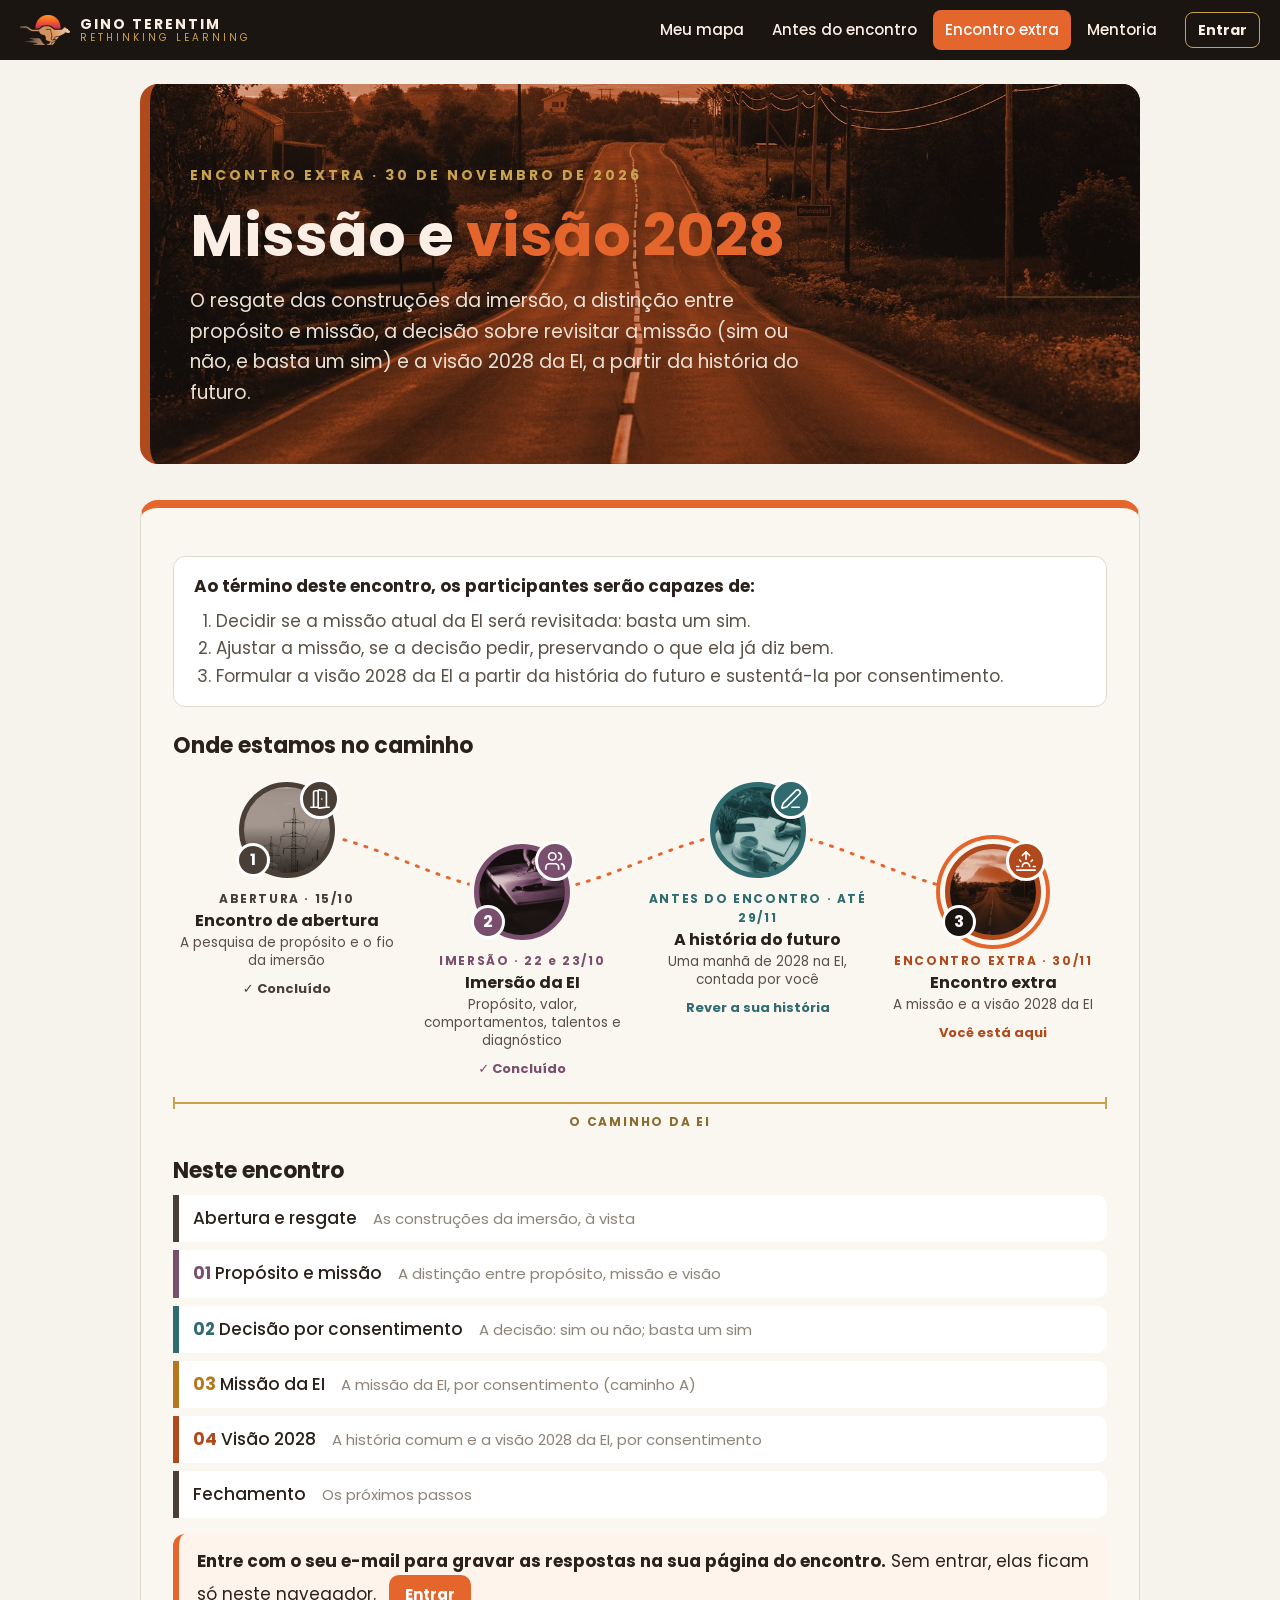
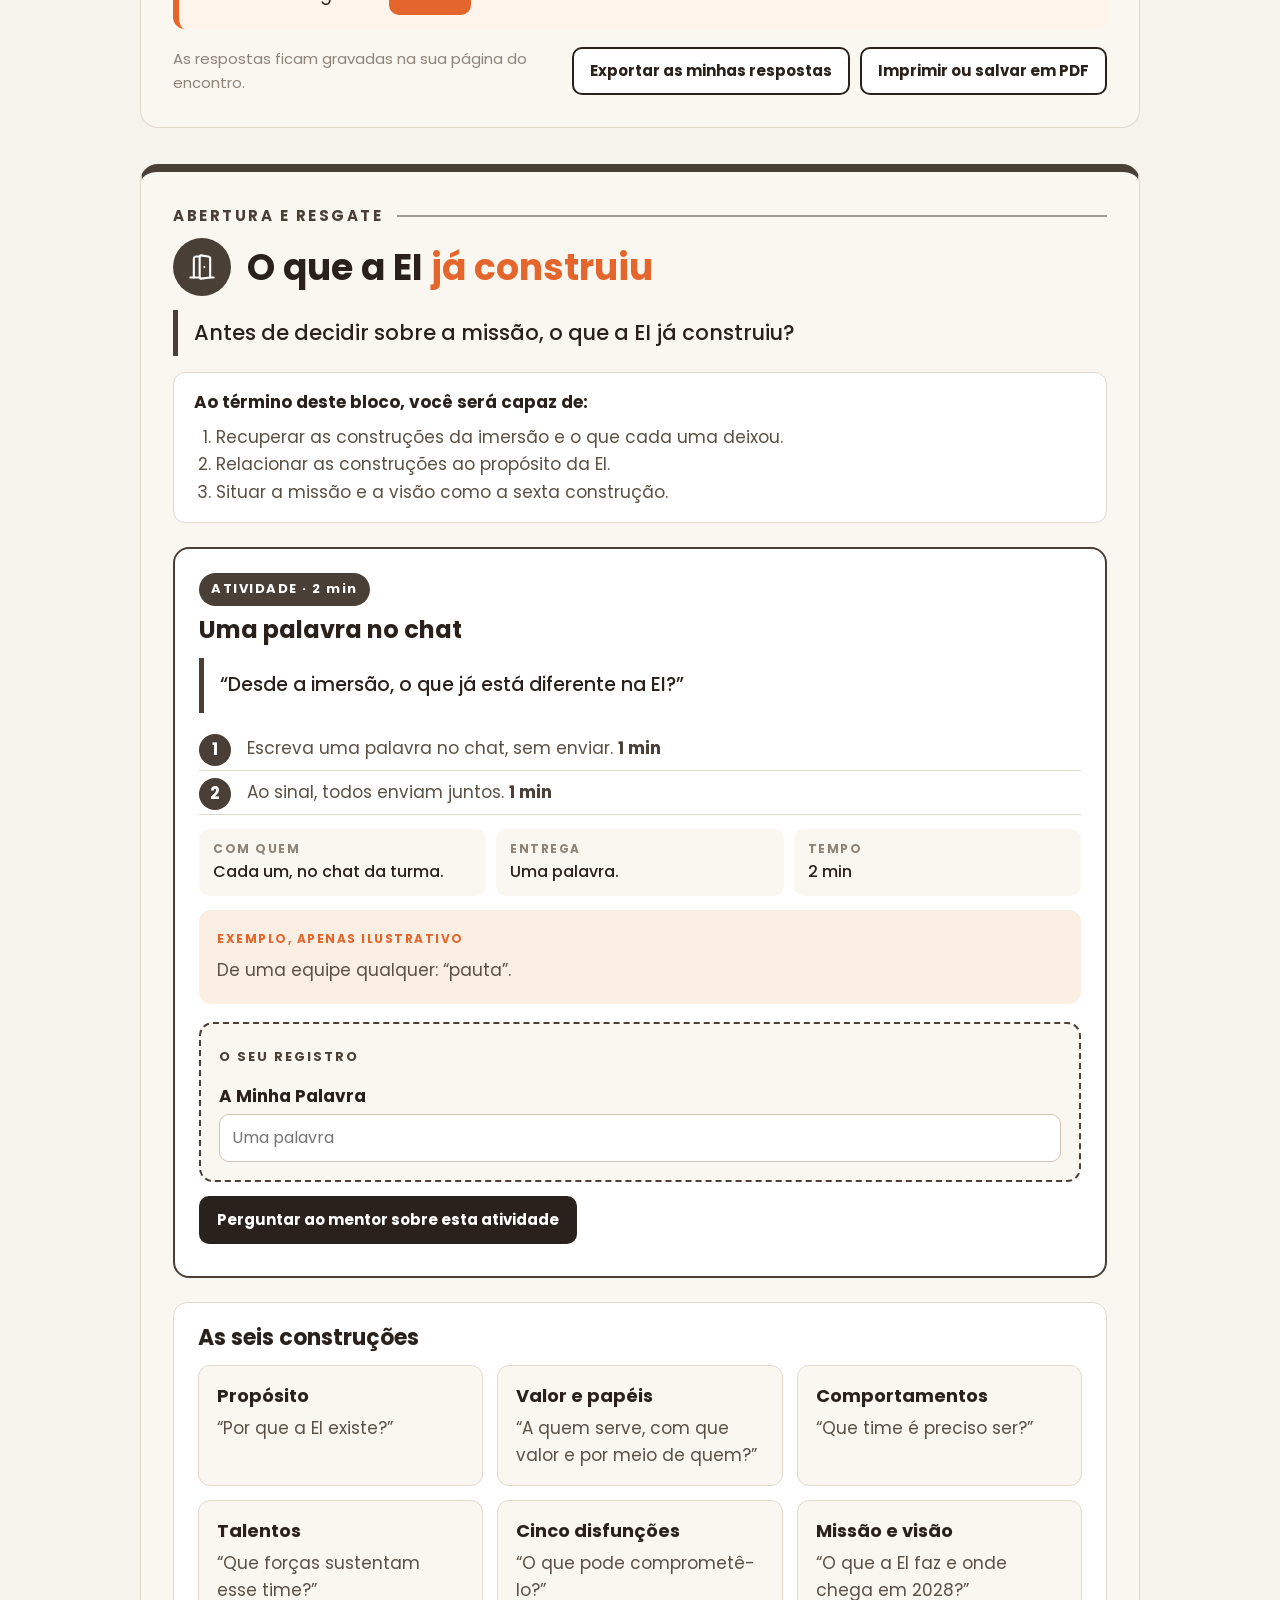
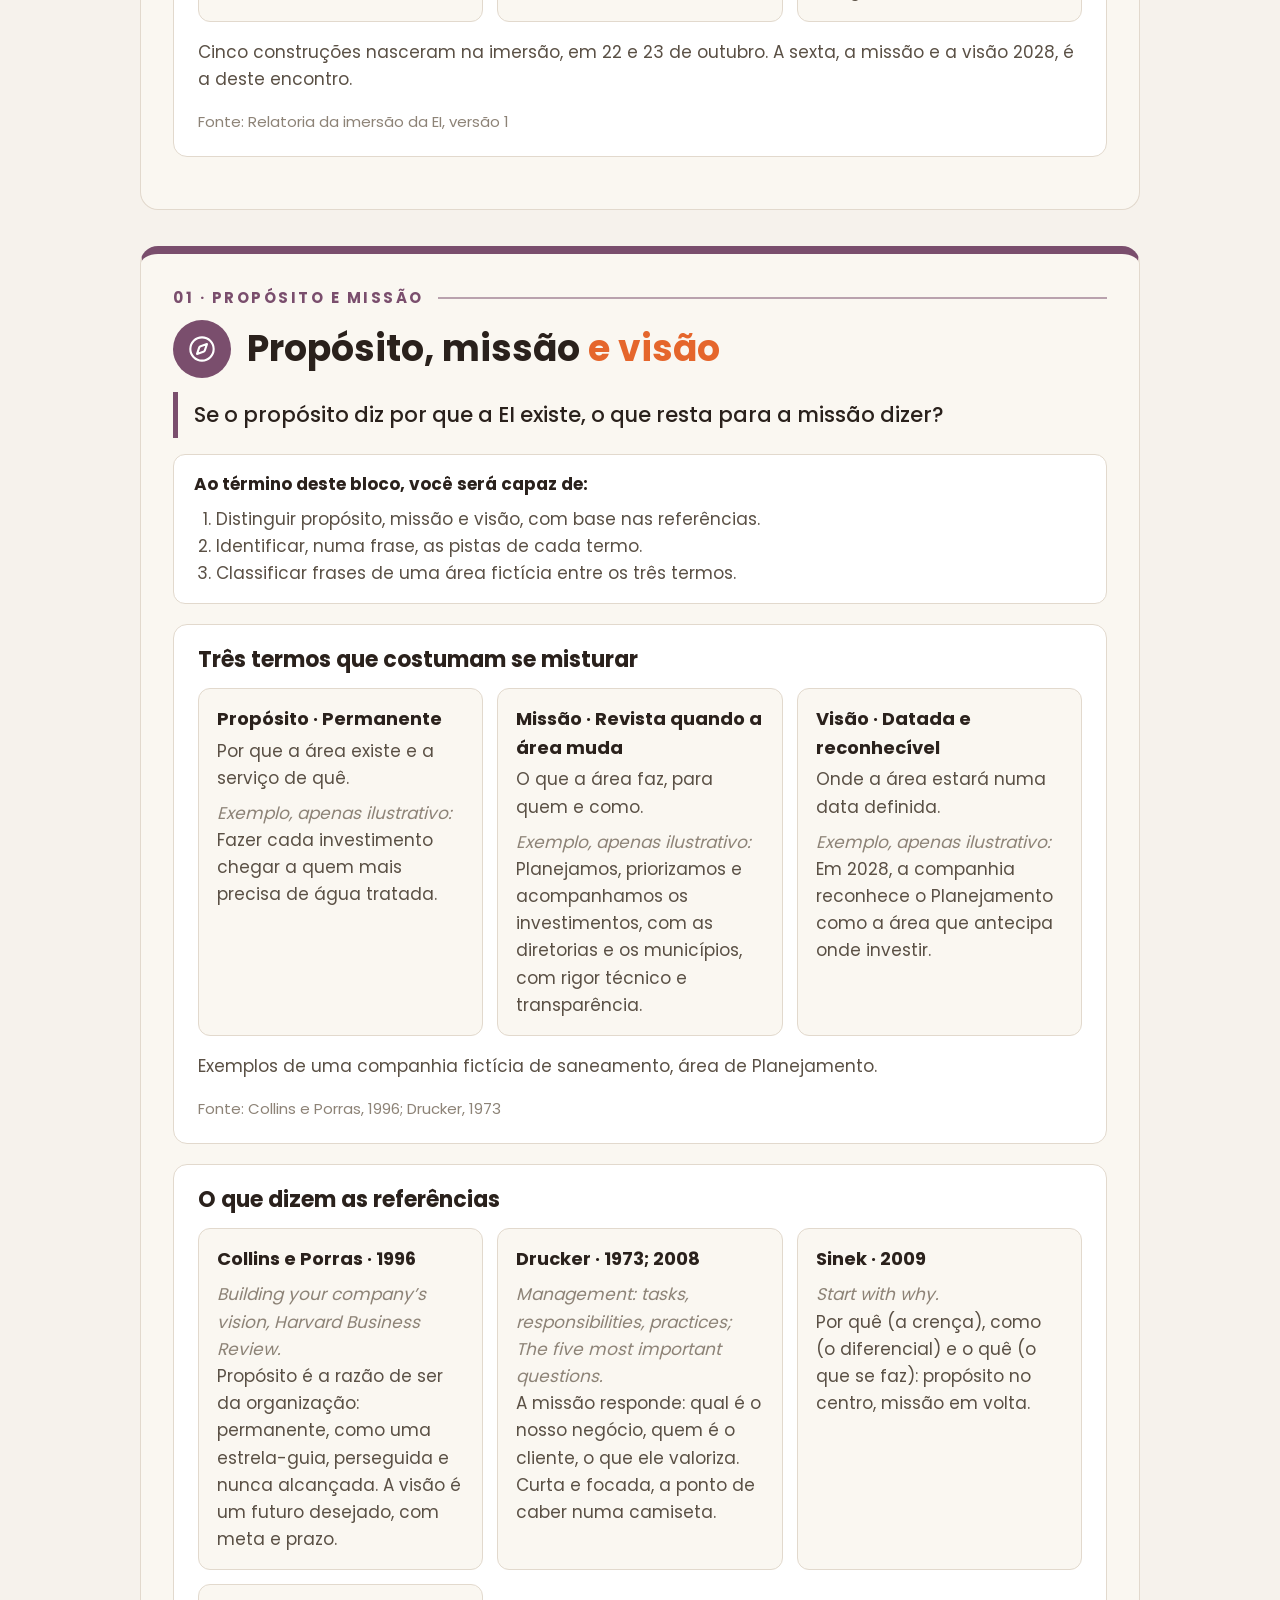
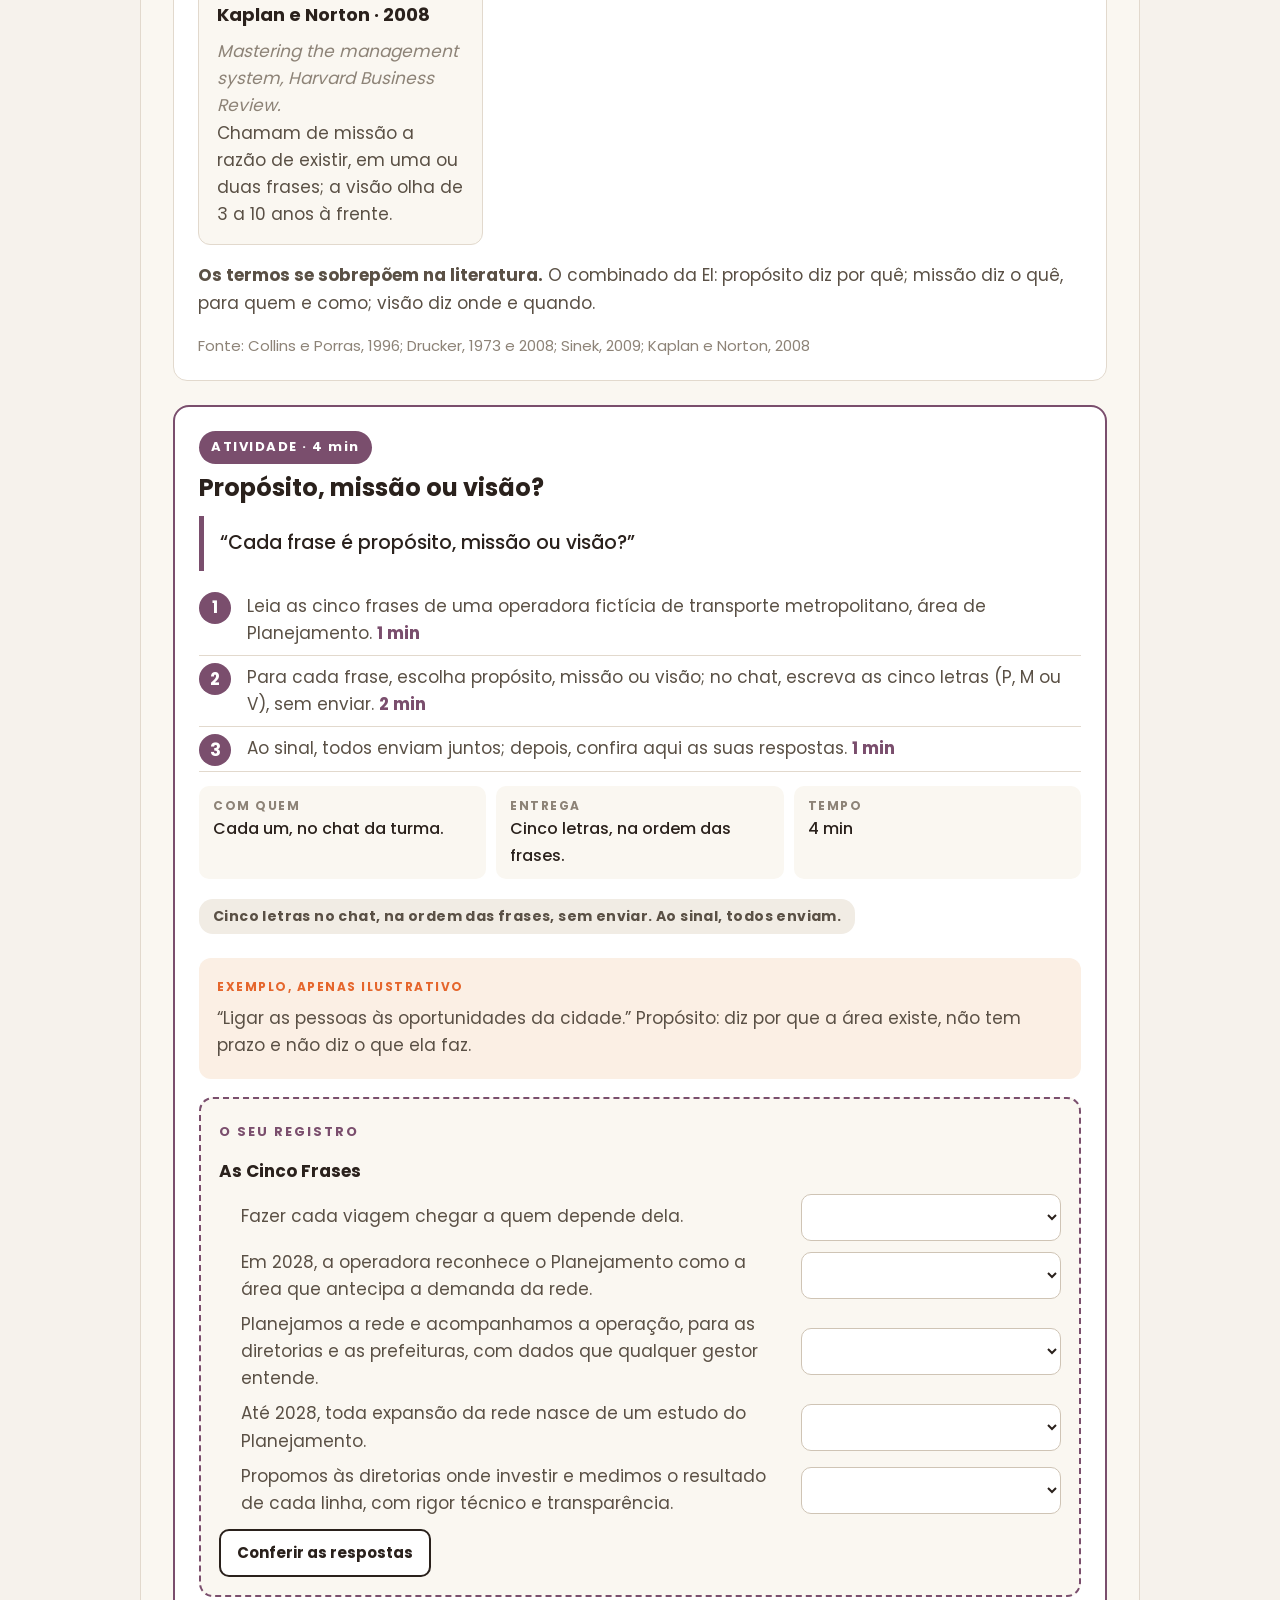
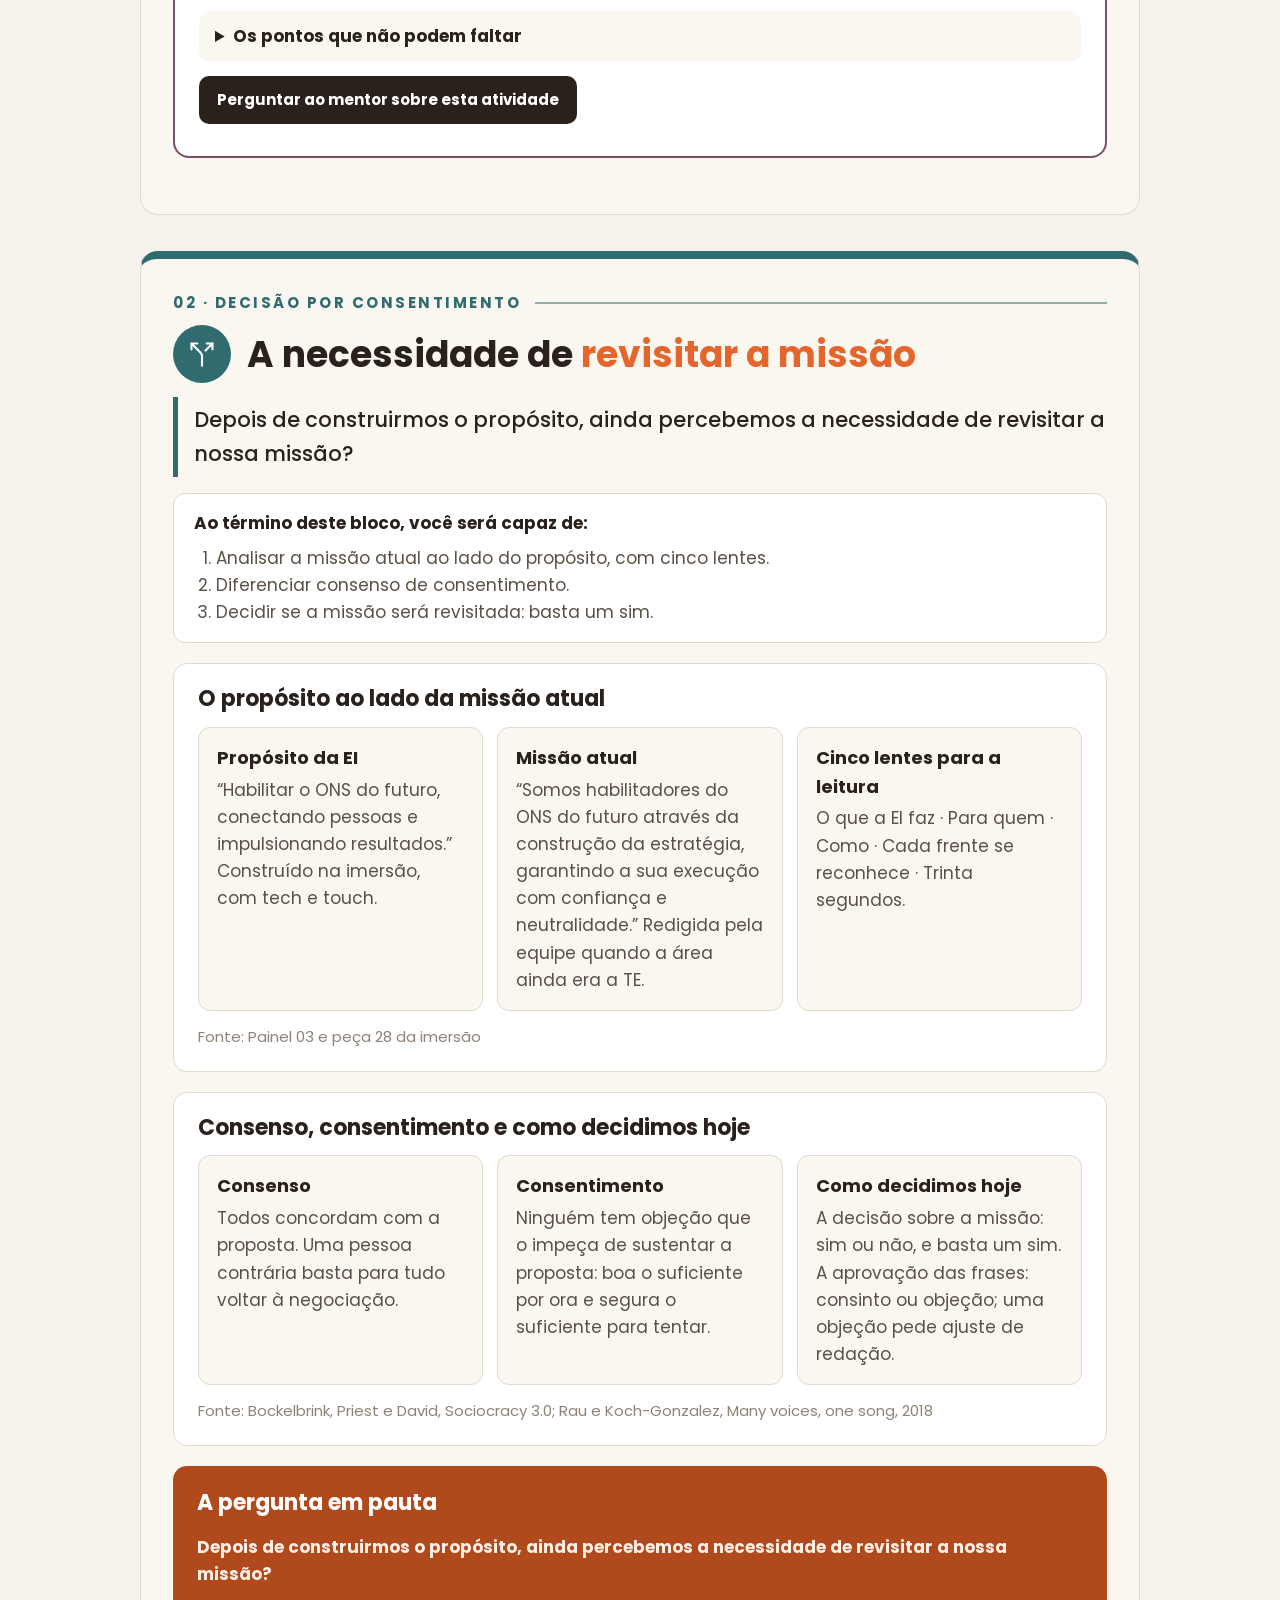
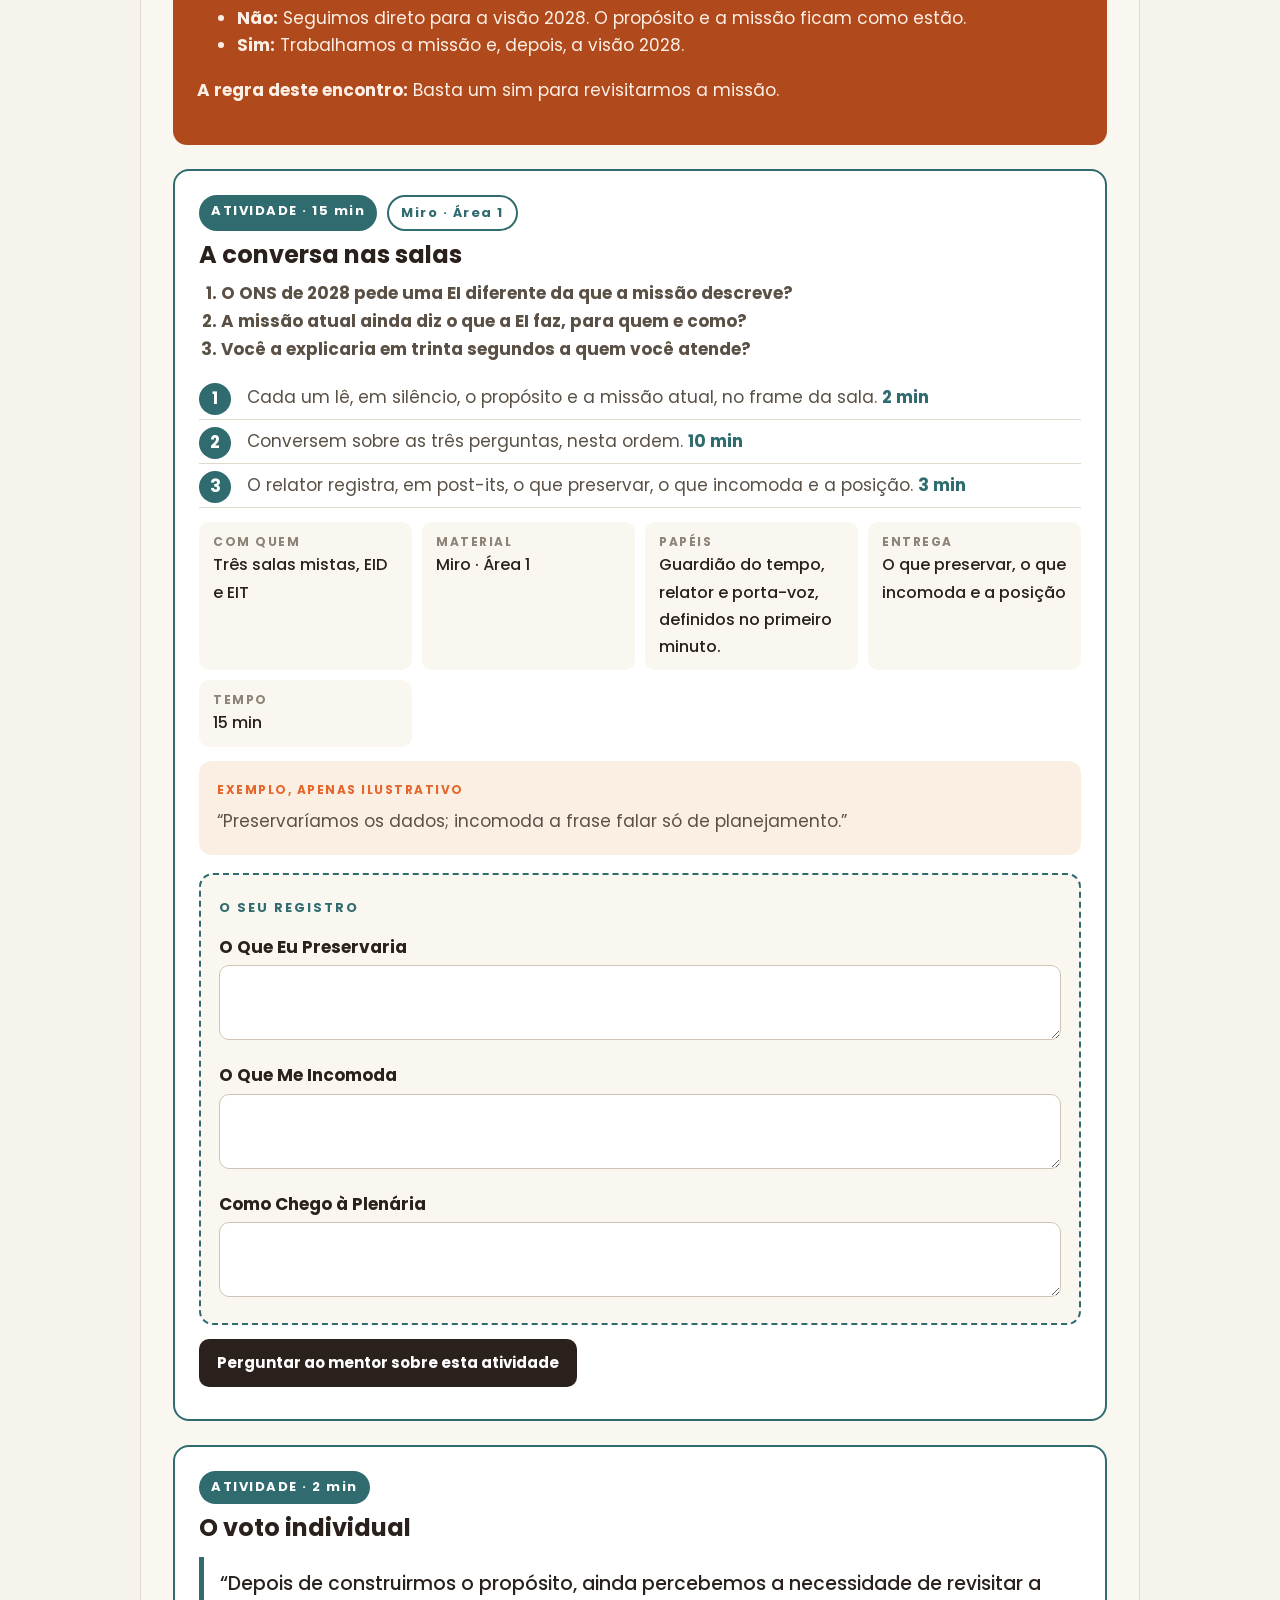
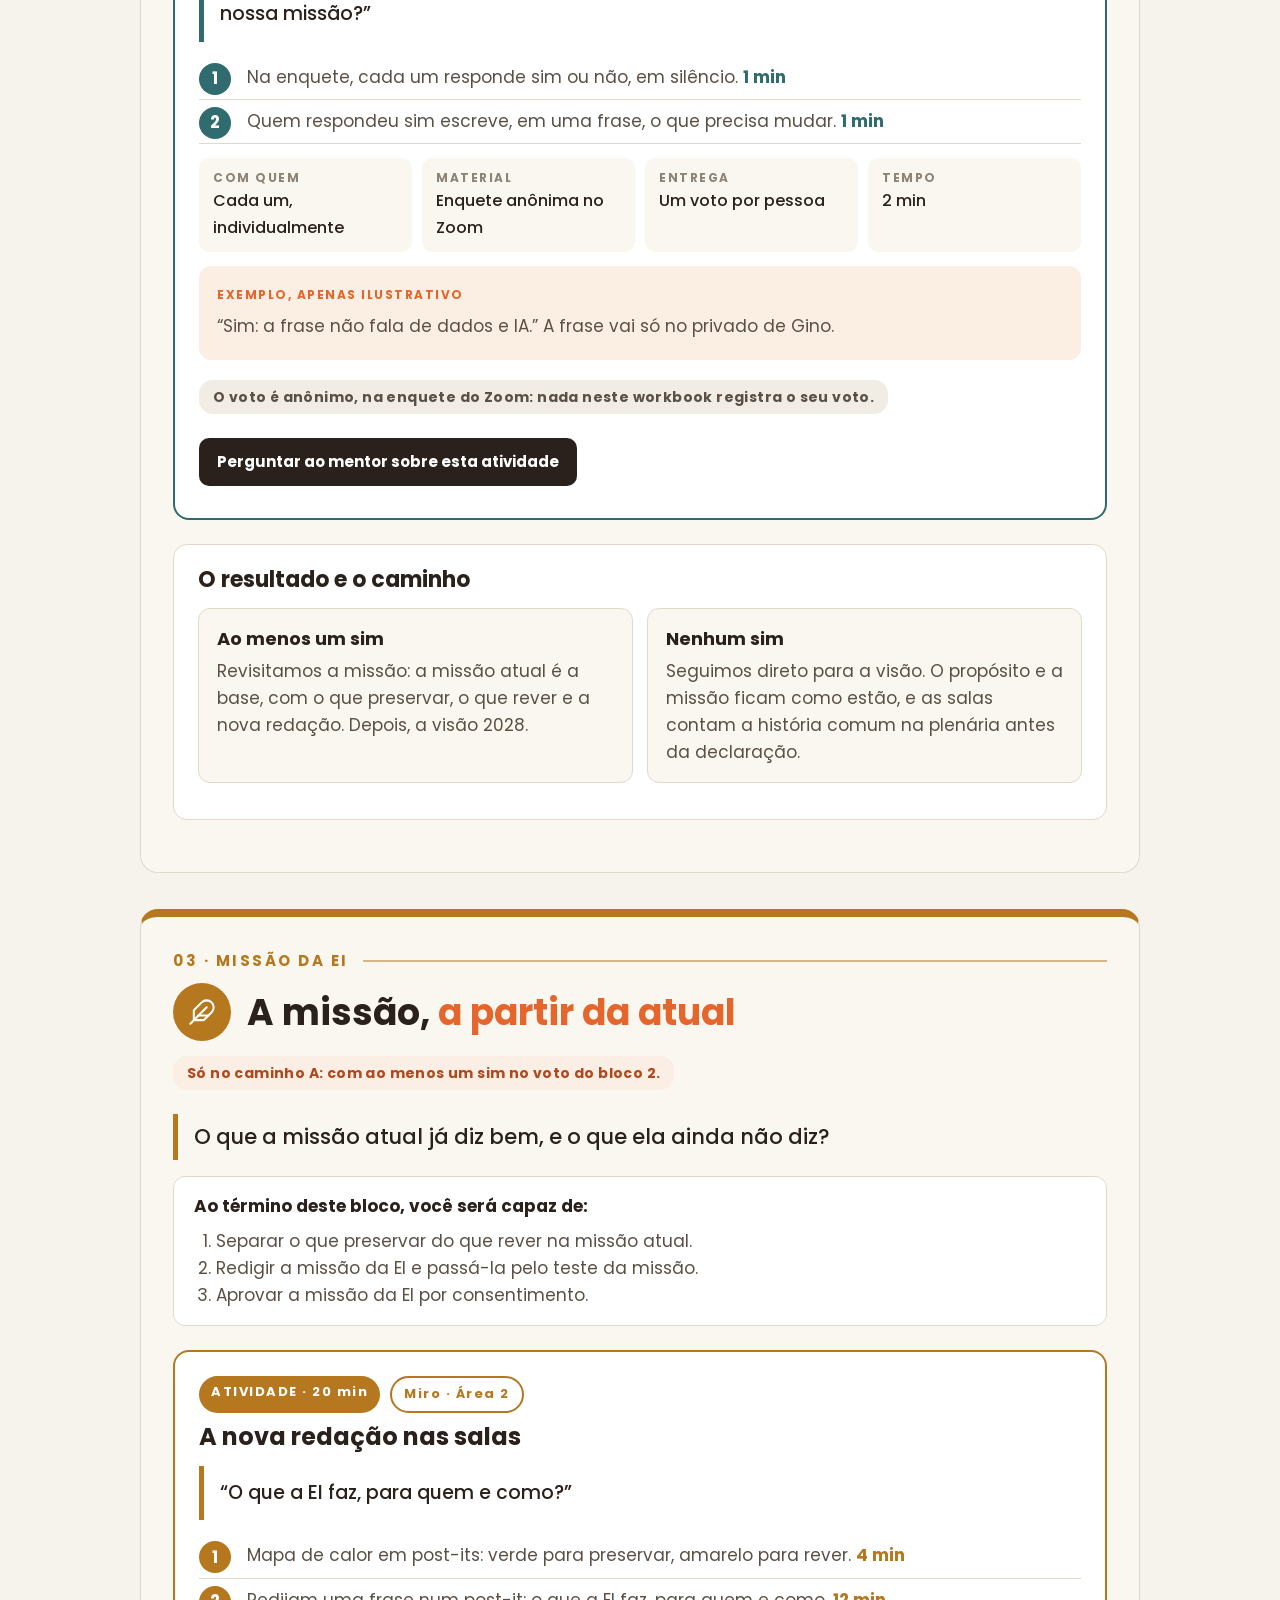
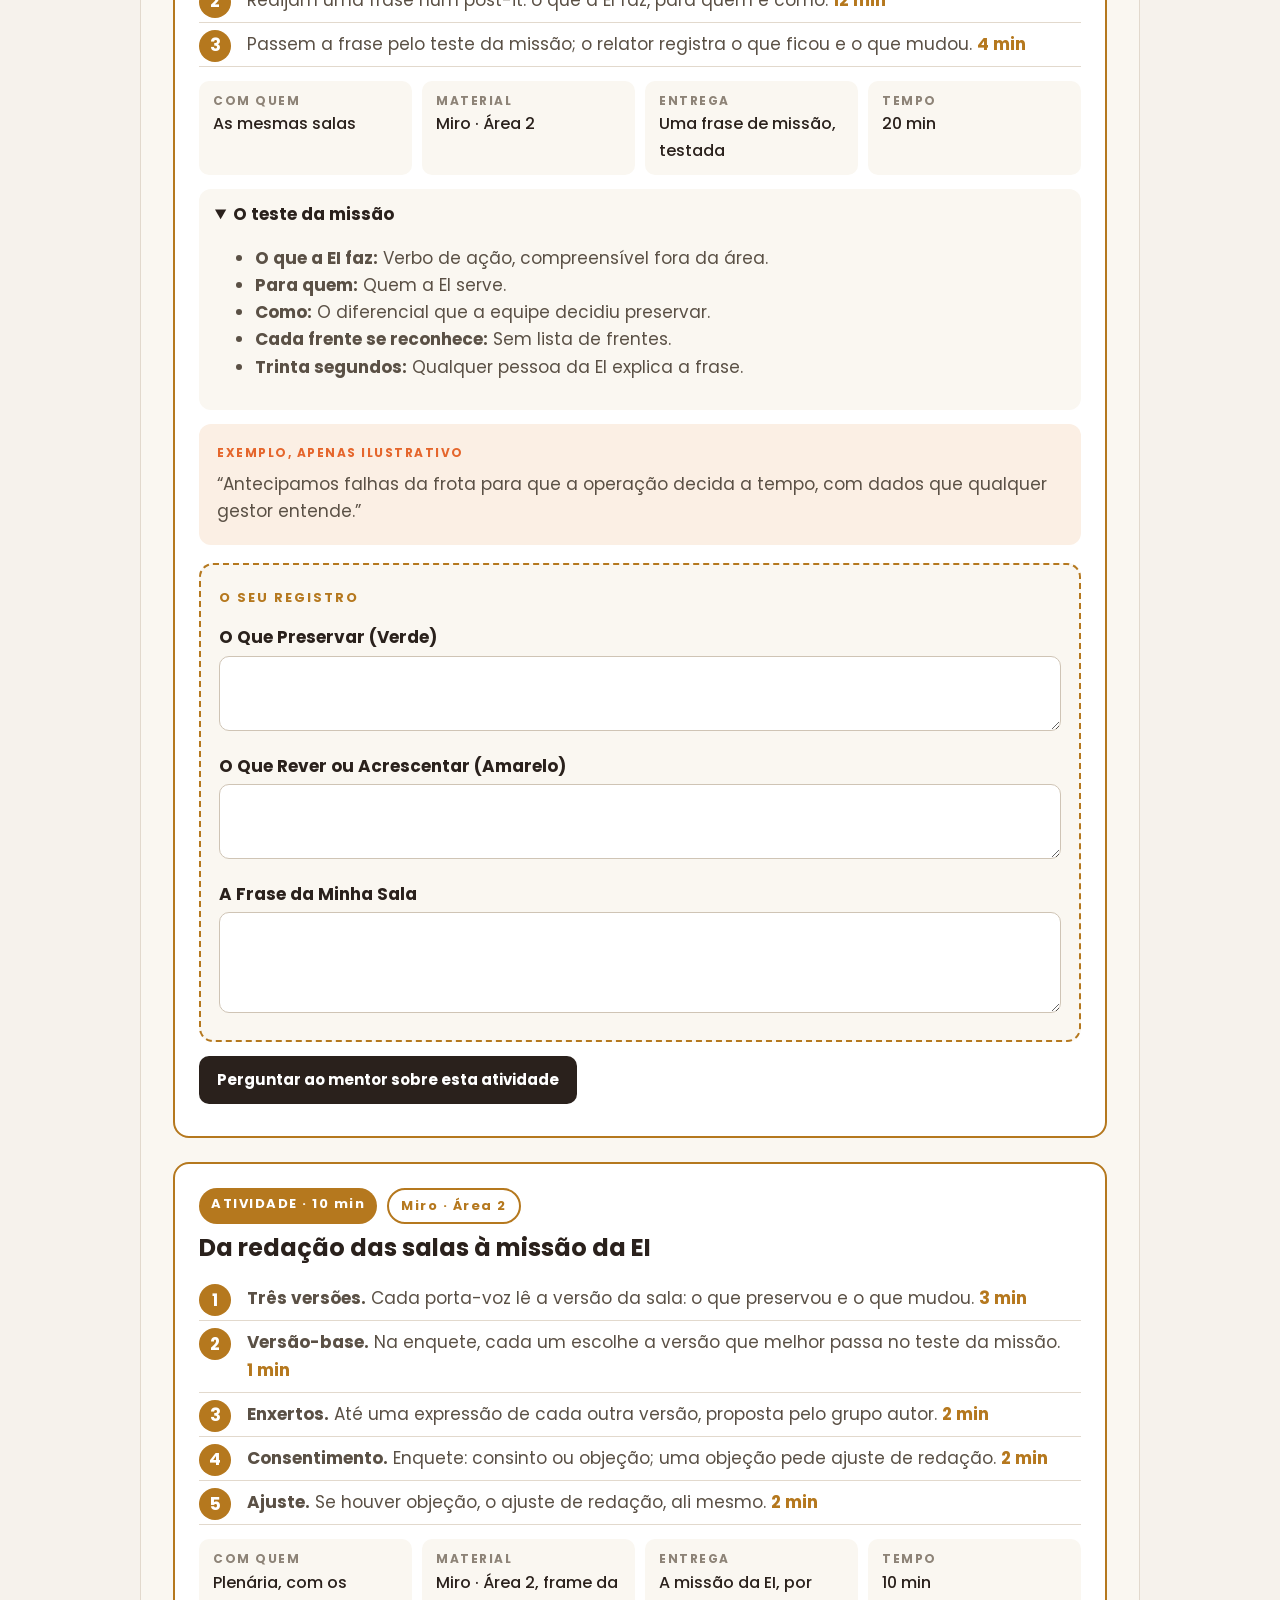
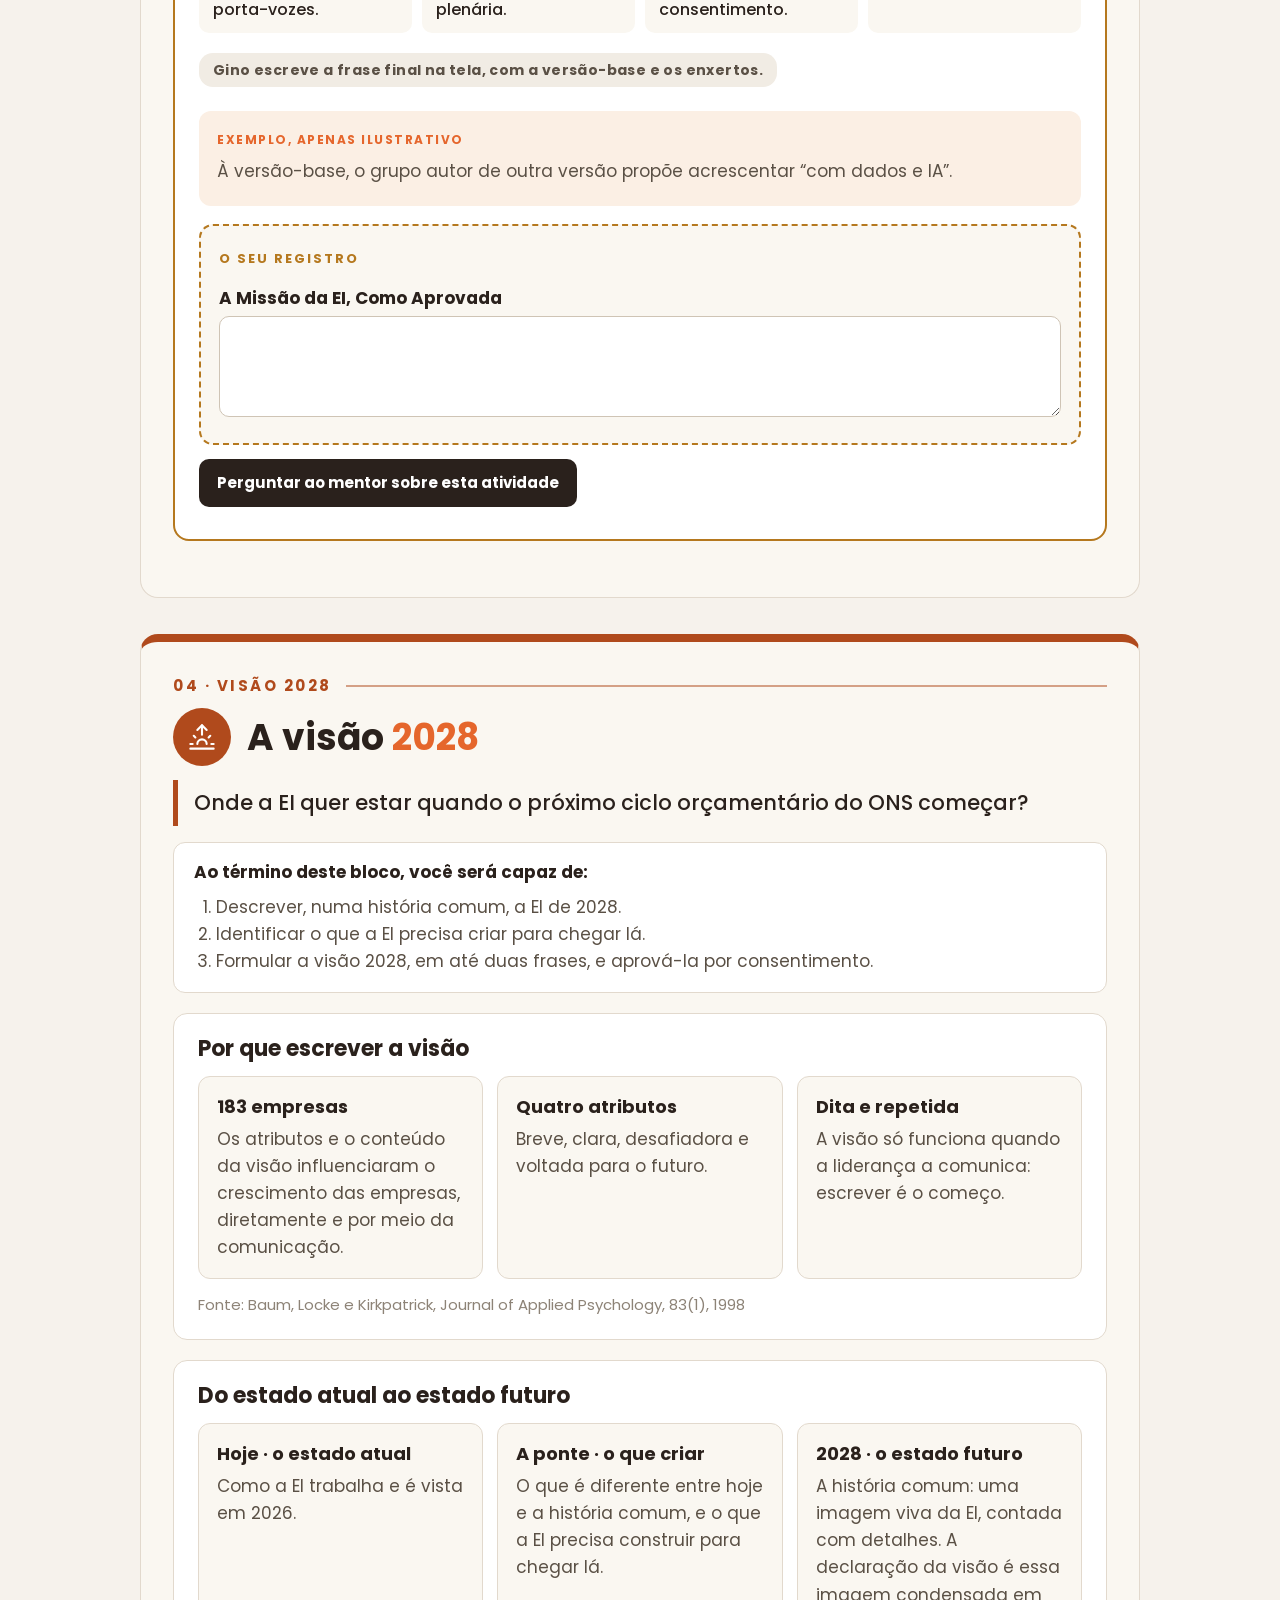
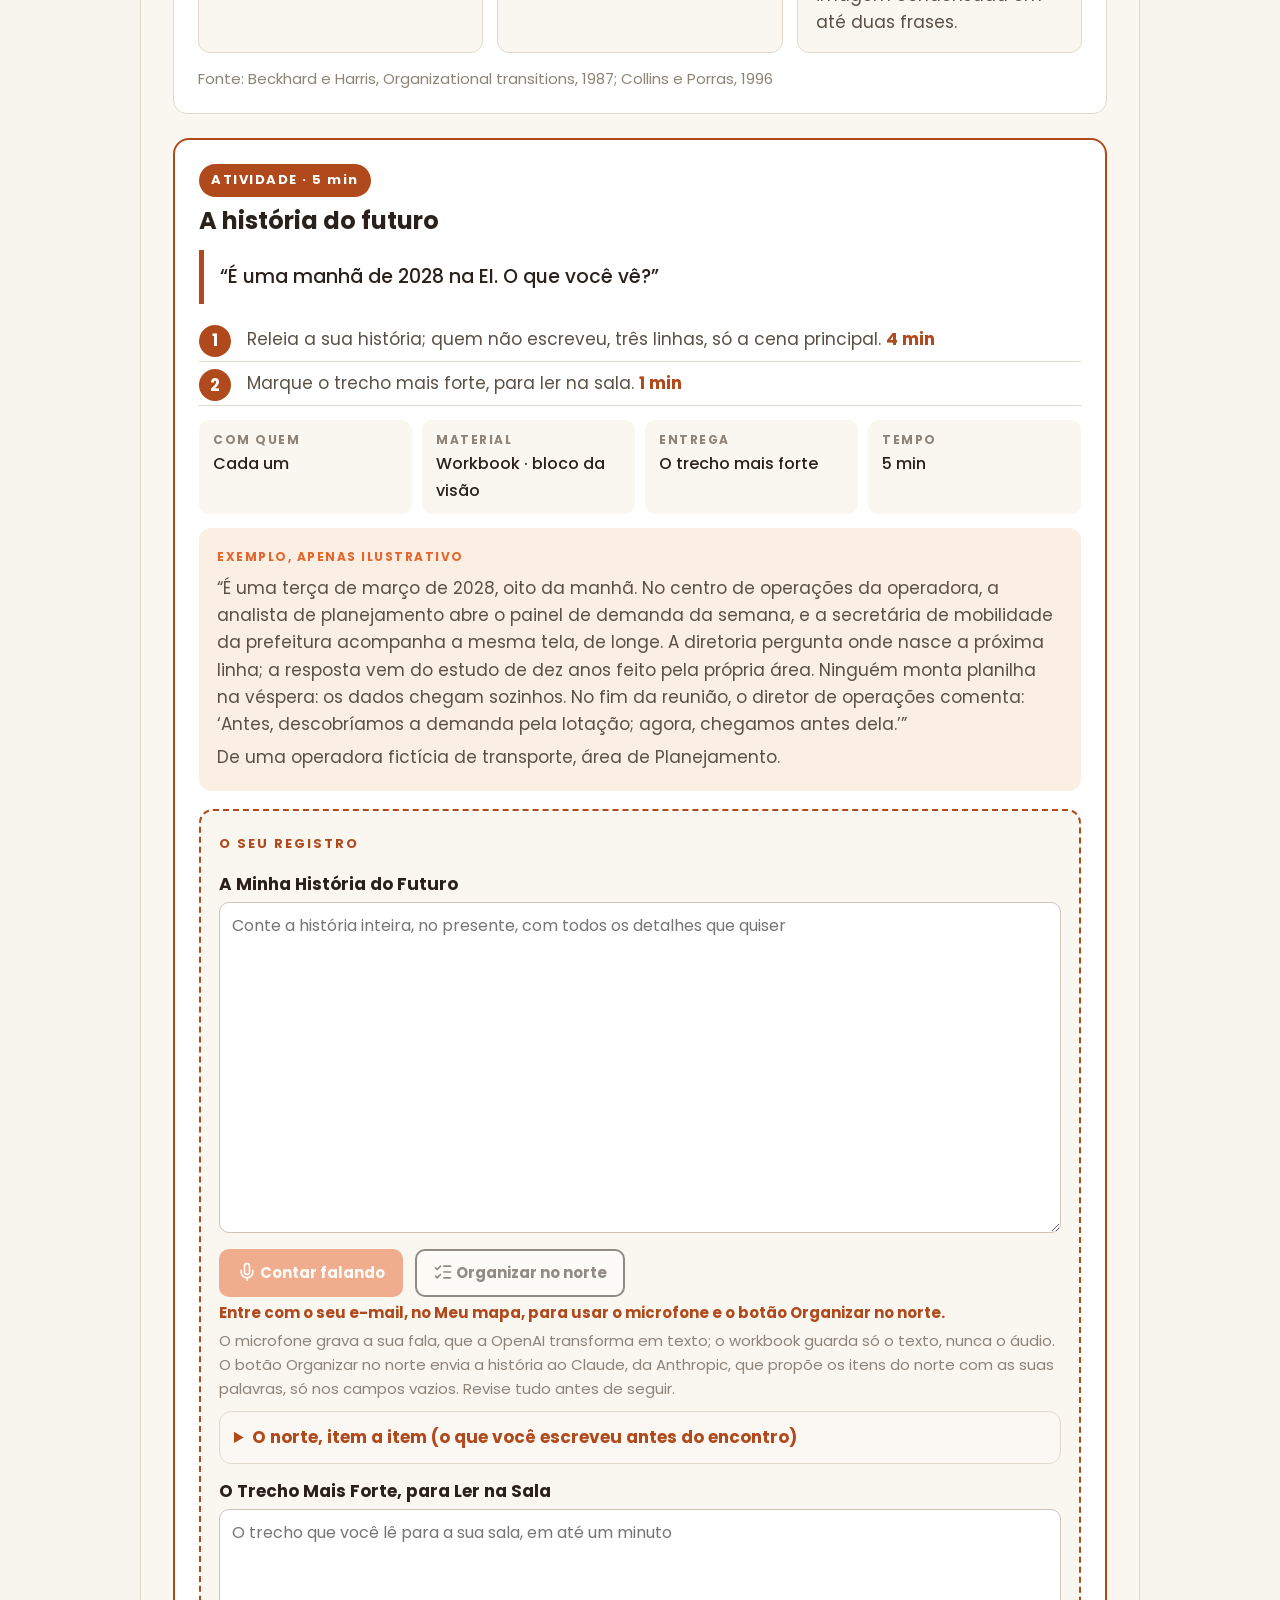
<file: docs/e3.html>
<!doctype html>
<html lang="pt-BR"><head><meta charset="utf-8"><meta name="viewport" content="width=device-width,initial-scale=1">
<title>Encontro extra EI · Workbook · 30 de novembro</title><meta name="robots" content="noindex">
<style>@font-face{font-family:Poppins;font-weight:400;src:url(fonts/Poppins-Regular.ttf) format('truetype');font-display:swap}@font-face{font-family:Poppins;font-weight:500;src:url(fonts/Poppins-Medium.ttf) format('truetype');font-display:swap}@font-face{font-family:Poppins;font-weight:700;src:url(fonts/Poppins-Bold.ttf) format('truetype');font-display:swap}:root{--lar:#E5662C;--tinta:#2A211C;--corpo:#5A5045;--linha:#E2D9CD;--fraco:#8D8377;--claro:#F6F2EC;--papel:#FAF7F1;--escuro:#1B1512;--ouro:#C9A24D;--tom:#E5662C}
*{box-sizing:border-box}
html{scroll-behavior:smooth}
body{margin:0;font-family:Poppins,system-ui,sans-serif;font-size:17px;line-height:1.6;color:var(--corpo);background:var(--claro)}
a{color:var(--lar)}
h1,h2,h3{color:var(--tinta);line-height:1.2;margin:0 0 .5em}
h1 em,h2 em{font-style:normal;color:var(--lar)}
main{max-width:1040px;margin:0 auto;padding:0 20px 40px}
.topo{position:sticky;top:0;z-index:20;display:flex;align-items:center;gap:16px;flex-wrap:wrap;padding:10px 20px;background:var(--escuro);color:#FBEEE5}
.marca{display:flex;align-items:center;gap:10px;text-decoration:none;color:#FBEEE5}
.marca img{height:30px;width:auto}
.marca span{display:flex;flex-direction:column;line-height:1.15}
.marca b{font-size:14px;letter-spacing:2px}
.marca i{font-style:normal;font-size:10px;letter-spacing:3px;color:var(--ouro)}
.nav{margin-left:auto;display:flex;gap:4px;flex-wrap:wrap}
.nav a{color:#FBEEE5;text-decoration:none;font-size:15px;font-weight:500;padding:8px 12px;border-radius:8px}
.nav a:hover,.nav a.ativo{background:var(--lar);color:#fff}
.selo-prof{margin-left:auto;background:var(--lar);color:#fff;font-weight:700;font-size:13px;letter-spacing:2px;padding:6px 12px;border-radius:6px}
.capa{margin:24px 0 0;padding:56px 40px;border-radius:18px;background:var(--escuro);color:#EADFD3;position:relative;overflow:hidden;border-left:10px solid var(--tom)}
.capa:after{content:"";position:absolute;right:-70px;top:-70px;width:280px;height:280px;border:2px solid var(--ouro);opacity:.35;clip-path:polygon(25% 0,75% 0,100% 50%,75% 100%,25% 100%,0 50%);background:transparent;outline:2px solid var(--ouro)}
.capa__k{font-size:14px;font-weight:700;letter-spacing:3px;color:var(--ouro);margin:0 0 14px}
.capa h1{color:#FBEEE5;font-size:clamp(34px,6vw,58px);margin:0 0 16px}
.capa__l{font-size:19px;max-width:720px;margin:0}
.bloco{margin:36px 0 0;padding:32px;background:var(--papel);border:1px solid var(--linha);border-radius:18px;border-top:8px solid var(--tom)}
.bloco--abre{border-top-color:var(--lar)}
.eyebrow{display:flex;align-items:center;gap:14px;color:var(--tom);font-weight:700;font-size:15px;letter-spacing:2.5px;margin-bottom:10px}
.eyebrow i{flex:1;height:2px;background:var(--tom);opacity:.5}
.bloco h2{font-size:clamp(26px,4vw,36px)}
.bloco h3{font-size:22px;margin-top:1.2em}
.pergunta{font-size:21px;font-weight:500;color:var(--tinta);border-left:5px solid var(--tom);padding:6px 0 6px 16px;margin:14px 0}
.pergunta--at{font-size:19px;background:#fff;border-radius:0 10px 10px 0;padding:12px 16px}
.capaz{background:#fff;border:1px solid var(--linha);border-radius:12px;padding:16px 20px;margin:16px 0}
.capaz b{color:var(--tinta)}
.capaz ol{margin:8px 0 0;padding-left:22px}
.conceito{background:#fff;border:1px solid var(--linha);border-radius:14px;padding:22px 24px;margin:20px 0}
.conceito h3{margin-top:0}
.fonte{font-size:15px;color:var(--fraco);margin:10px 0 0}
.regua{background:#B04A1C;color:#FDEFE6;border-radius:14px;padding:24px;margin:20px 0}
.regua h3{color:#fff;margin-top:0}
.regua__q{font-size:22px;font-weight:700;color:#fff}
.regua .cards3>div{background:rgba(255,255,255,.12);border:0;color:#FDEFE6}
.regua .cards3 b{color:#fff}
.regua .tabela--ler{background:#fff;color:var(--corpo)}
.cards3{display:grid;grid-template-columns:repeat(auto-fit,minmax(230px,1fr));gap:14px;margin:14px 0}
.cards3>div{background:var(--papel);border:1px solid var(--linha);border-radius:12px;padding:16px 18px}
.cards3 b{display:block;color:var(--tinta);font-size:18px;margin-bottom:4px}
.cards3 p{margin:0}
.cards3 i{display:block;margin-top:8px;color:var(--fraco)}
.cards2{display:grid;grid-template-columns:repeat(auto-fit,minmax(260px,1fr));gap:16px;margin:24px 0 8px}
.cartao{display:flex;flex-direction:column;gap:6px;padding:22px;border-radius:14px;background:var(--tom);color:#fff;text-decoration:none}
.cartao span{font-size:13px;font-weight:700;letter-spacing:2px;opacity:.85}
.cartao b{font-size:22px;line-height:1.2}
.cartao i{font-style:normal;opacity:.9}
.nota-pe{color:var(--fraco);font-size:15px}
.caminho{display:grid;grid-template-columns:repeat(5,1fr);gap:10px;margin:16px 0}
.caminho__p{display:flex;flex-direction:column;align-items:center;text-align:center;gap:4px;padding:14px 8px;border-radius:12px;background:#fff;border:2px solid var(--linha);text-decoration:none;color:var(--corpo)}
.caminho__g{font-size:11px;font-weight:700;letter-spacing:1.5px;color:var(--fraco);text-transform:uppercase;min-height:34px}
.caminho__n{width:52px;height:52px;border-radius:50%;display:grid;place-items:center;font-weight:700;font-size:22px;color:var(--tom);border:3px solid var(--tom);background:var(--claro)}
.caminho__p b{color:var(--tinta);font-size:15px;line-height:1.25}
.caminho__p small{font-size:13px}
.caminho__p em{font-style:normal;font-size:13px;font-weight:500;color:var(--tom)}
.caminho__p.feito .caminho__n,.caminho__p.aqui .caminho__n{background:var(--tom);color:#fff}
.caminho__p.aqui{border-color:var(--lar);box-shadow:0 0 0 3px rgba(229,102,44,.25)}
.indice{list-style:none;padding:0;margin:10px 0;display:grid;gap:8px}
.indice li{display:flex;flex-wrap:wrap;gap:6px 16px;align-items:baseline;background:#fff;border-left:6px solid var(--tom);border-radius:0 10px 10px 0;padding:10px 14px}
.indice a{color:var(--tinta);text-decoration:none;font-weight:500}
.indice a b{color:var(--tom)}
.indice span{color:var(--fraco);font-size:15px}
.atividade{background:#fff;border:2px solid var(--tom);border-radius:16px;padding:24px;margin:24px 0}
.atividade__cab{display:flex;gap:10px;flex-wrap:wrap;margin-bottom:10px}
.selo{display:inline-block;background:var(--tom);color:#fff;font-weight:700;font-size:13px;letter-spacing:1.5px;padding:6px 12px;border-radius:999px;text-decoration:none}
.selo--miro{background:#fff;color:var(--tom);border:2px solid var(--tom)}
.atividade h3{margin-top:4px;font-size:24px}
.passos{padding-left:0;list-style:none;counter-reset:p;margin:14px 0}
.passos li{counter-increment:p;position:relative;padding:8px 0 8px 48px;border-bottom:1px solid var(--linha)}
.passos li:before{content:counter(p);position:absolute;left:0;top:7px;width:32px;height:32px;border-radius:50%;background:var(--tom);color:#fff;font-weight:700;display:grid;place-items:center}
.passos li i{font-style:normal;font-weight:700;color:var(--tom);white-space:nowrap}
.meta{display:grid;grid-template-columns:repeat(auto-fit,minmax(200px,1fr));gap:10px;margin:14px 0}
.meta div{background:var(--papel);border-radius:10px;padding:10px 14px}
.meta span{display:block;font-size:12px;font-weight:700;letter-spacing:1.5px;text-transform:uppercase;color:var(--fraco)}
.meta b{font-weight:500;color:var(--tinta);font-size:16px}
.exemplo{background:#FBEFE4;border-radius:12px;padding:14px 18px;margin:14px 0}
.exemplo>span{font-size:12px;font-weight:700;letter-spacing:1.5px;color:var(--lar)}
.exemplo p{margin:6px 0}
.registro{border:2px dashed var(--tom);border-radius:14px;padding:18px;margin:18px 0 6px;background:var(--papel)}
.registro__t{font-size:13px;font-weight:700;letter-spacing:2px;color:var(--tom)}
.campo{margin:14px 0 0}
.campo label{display:block;color:var(--tinta);margin-bottom:4px}
.dica{margin:0 0 6px;font-size:15px;color:var(--fraco)}
textarea,input[type=text],select{width:100%;font:inherit;font-size:16px;color:var(--tinta);background:#fff;border:1.5px solid #CFC4B5;border-radius:10px;padding:10px 12px}
textarea{resize:vertical;min-height:52px}
textarea:focus,input:focus,select:focus{outline:3px solid rgba(229,102,44,.35);border-color:var(--lar)}
.espelho__v{background:#fff;border:1.5px solid var(--linha);border-radius:10px;padding:10px 12px;color:var(--tinta);white-space:pre-wrap}
.notas{display:grid;grid-template-columns:repeat(auto-fit,minmax(130px,1fr));gap:10px}
.banco{margin:4px 0 8px}
.lacunas,.associar{padding-left:22px;margin:8px 0 12px}
.lacunas li,.associar li{margin:8px 0}
.lacuna{width:74px!important;display:inline-block;text-align:center;font-weight:700}
.associar li{display:grid;grid-template-columns:1fr minmax(200px,260px);gap:12px;align-items:center}
.certo{border-color:#3F7D4E!important;background:#E9F4EA!important}
.errado{border-color:#B8432F!important;background:#FBE9E5!important}
.tabela-w{overflow-x:auto;margin:10px 0}
.tabela{width:100%;border-collapse:collapse;font-size:16px}
.tabela th{background:var(--tinta);color:#FBEEE5;text-align:left;padding:10px 12px;font-size:14px;letter-spacing:.5px}
.tabela td{border:1px solid var(--linha);padding:8px 10px;vertical-align:top;background:#fff;min-width:190px}
.tabela--ler td{padding:10px 12px}
.tabela td textarea,.tabela td select{border-color:var(--linha)}
.mapa{position:relative;margin:16px 0 0;height:480px;background:#fff;border:1.5px solid var(--linha);border-radius:12px;overflow:hidden}
.mapa:before{content:"";position:absolute;left:50%;top:0;bottom:0;border-left:2px dashed var(--linha)}
.mapa:after{content:"";position:absolute;top:50%;left:0;right:0;border-top:2px dashed var(--linha)}
.mapa__q{position:absolute;font-size:12px;font-weight:700;letter-spacing:1px;color:var(--fraco);text-transform:uppercase;padding:8px 10px;z-index:1}
.mapa__n{position:absolute;z-index:2;max-width:42%;font-size:14px;line-height:1.25;font-weight:500;color:var(--tinta);padding:6px 9px;border-radius:6px;box-shadow:0 1px 0 rgba(0,0,0,.15)}
.pontos{margin:14px 0 0;background:var(--papel);border-radius:12px;padding:12px 16px}
.pontos summary{cursor:pointer;font-weight:700;color:var(--tinta)}
.btn{display:inline-block;font:inherit;font-size:15px;font-weight:700;border-radius:10px;padding:10px 16px;cursor:pointer;text-decoration:none;border:2px solid transparent}
.btn--sec{background:#fff;color:var(--tinta);border-color:var(--tinta)}
.btn--mentor{background:var(--tinta);color:#fff}
.mentor{margin:14px 0 0}
.barra{display:flex;flex-wrap:wrap;gap:10px;align-items:center;margin:18px 0 0}
.barra__s{flex:1;min-width:220px;color:var(--fraco);font-size:15px}
.prof{margin:16px 0 0;background:#2A211C;color:#EADFD3;border-radius:12px;padding:16px 20px}
.prof>span{font-size:12px;font-weight:700;letter-spacing:2px;color:var(--ouro)}
.prof__resp{background:rgba(255,255,255,.08);border-radius:10px;padding:10px 14px;margin-top:10px}
.prof__resp b{color:#fff;display:block}
.rodape{max-width:1040px;margin:0 auto;padding:20px;display:flex;justify-content:space-between;gap:12px;flex-wrap:wrap;font-size:14px;color:var(--fraco);border-top:1px solid var(--linha)}
.rodape span:last-child{color:var(--lar);font-weight:700}
@media(max-width:760px){
 body{font-size:16px}.bloco{padding:20px}.capa{padding:36px 22px}
 .caminho{grid-template-columns:1fr 1fr}.caminho__g{min-height:0}
 .associar li{grid-template-columns:1fr}
 .tabela[data-tabela] thead{display:none}
 .tabela[data-tabela] tr{display:block;margin-bottom:14px;border:1px solid var(--linha);border-radius:10px;overflow:hidden}
 .tabela[data-tabela] td{display:block;border:0;border-bottom:1px solid var(--linha)}
 .tabela[data-tabela] td:before{content:attr(data-th);display:block;font-size:12px;font-weight:700;letter-spacing:1px;color:var(--fraco);text-transform:uppercase;margin-bottom:4px}
 .mapa{height:420px}
}
@media print{
 .topo,.barra,.mentor,.btn{display:none!important}
 body{background:#fff;font-size:12pt}.bloco,.atividade,.conceito{break-inside:avoid-page;box-shadow:none}
 .bloco{break-inside:auto}.capa{background:#fff;color:#000;border:2px solid #000}.capa h1{color:#000}.capa__k{color:#000}
 textarea,input,select{border:1px solid #999}
 details.pontos{display:block}
}

/* ===== camada 2026-11 · mapa de navegação, conta e capas com foto ===== */
.btn{background:var(--lar);color:#fff}
.btn--sec{background:#fff;color:var(--tinta);border-color:var(--tinta)}
.btn--mentor{background:var(--tinta);color:#fff}
.btn--grande{font-size:17px;padding:14px 22px;margin-top:18px;width:100%}
.btn:hover{filter:brightness(1.06)}
.disco{flex:none;display:inline-grid;place-items:center;width:54px;height:54px;border-radius:50%;background:var(--tom)}
.disco svg{display:block}
.capa--foto{background-color:var(--escuro);background-image:var(--foto,none);background-position:right center;background-size:cover;background-repeat:no-repeat;min-height:380px;display:flex;flex-direction:column;justify-content:flex-end}
.capa--foto .capa__l,.capa--foto h1,.capa--foto .capa__k{max-width:640px;position:relative;z-index:1}
.capa--foto:after{opacity:.22}
.conta{display:flex;align-items:center;gap:10px;font-size:14px;color:#FBEEE5}
.conta a{color:#FBEEE5;font-weight:700;text-decoration:none;border:1.5px solid var(--ouro);padding:6px 12px;border-radius:8px}
.conta span{font-weight:700}
.conta__sair{font:inherit;font-size:13px;background:transparent;color:var(--ouro);border:1.5px solid var(--ouro);border-radius:8px;padding:5px 10px;cursor:pointer}
.aviso-conta{margin:16px 0 0;padding:14px 18px;border-radius:12px;background:#FFF4EC;border-left:6px solid var(--lar);color:var(--tinta)}
.aviso-conta .btn{margin-left:8px;padding:6px 14px}
.barra__s--ok{color:#4B6A41;font-weight:500}
.barra__s--ok:before{content:"";display:inline-block;width:9px;height:9px;border-radius:50%;background:#5E7D52;margin-right:8px;vertical-align:1px}
/* entrada */
.entrada{margin:28px 0 0;display:grid;grid-template-columns:minmax(0,1.05fr) minmax(0,1fr);gap:28px;align-items:start}
.entrada[hidden]{display:none}
.entrada__f{padding:32px;background:var(--papel);border:1px solid var(--linha);border-top:8px solid var(--lar);border-radius:18px}
.entrada__f h2{font-size:clamp(26px,4vw,34px)}
.entrada__f label{display:block;margin:16px 0 6px;color:var(--tinta)}
.entrada__f input{font-size:18px;padding:12px 14px}
.entrada__f input[name=codigo]{letter-spacing:10px;max-width:200px}
.entrada__aviso{min-height:1.6em;margin:12px 0 0;color:var(--corpo);font-weight:500}
.entrada__aviso--erro{color:#A33B12}
.entrada__passos{list-style:none;margin:0;padding:12px 0 0;display:flex;flex-direction:column;gap:22px;position:relative}
.entrada__passos:before{content:"";position:absolute;left:26px;top:40px;bottom:40px;border-left:2.5px dashed var(--ouro)}
.entrada__passos li{display:flex;gap:18px;align-items:flex-start;position:relative}
.entrada__passos b{display:block;color:var(--tinta);font-size:19px;margin-top:6px}
.entrada__passos p{margin:2px 0 0}
/* mapa do curso */
.mapa-curso{margin:36px 0 0;padding:36px 32px 32px;border-radius:18px;border:1px solid var(--linha);position:relative;overflow:hidden;
  background:var(--papel) url("data:image/svg+xml,%3Csvg%20xmlns%3D%22http%3A//www.w3.org/2000/svg%22%20width%3D%221000%22%20height%3D%22560%22%20viewBox%3D%220%200%201000%20560%22%3E%3Cg%20fill%3D%22none%22%20stroke%3D%22%23C9A24D%22%20stroke-opacity%3D%22.28%22%20stroke-width%3D%221.1%22%3E%3Cpath%20d%3D%22M219.3%2C150.0%20L220.1%2C152.6%20L220.0%2C155.2%20L219.1%2C157.8%20L217.5%2C160.1%20L215.2%2C162.2%20L212.6%2C163.9%20L209.8%2C165.5%20L207.0%2C166.8%20L204.3%2C168.0%20L201.7%2C169.2%20L199.2%2C170.3%20L196.7%2C171.4%20L194.1%2C172.4%20L191.4%2C173.3%20L188.6%2C173.9%20L185.8%2C174.3%20L182.9%2C174.4%20L180.0%2C174.2%20L177.2%2C173.9%20L174.4%2C173.5%20L171.6%2C173.1%20L168.8%2C172.7%20L165.9%2C172.4%20L162.8%2C172.1%20L159.6%2C171.6%20L156.3%2C171.0%20L153.0%2C170.0%20L150.1%2C168.6%20L147.6%2C166.8%20L145.8%2C164.6%20L144.7%2C162.2%20L144.4%2C159.6%20L144.7%2C157.0%20L145.5%2C154.5%20L146.5%2C152.2%20L147.6%2C150.0%20L148.5%2C148.0%20L149.1%2C146.0%20L149.5%2C143.9%20L149.7%2C141.8%20L149.9%2C139.6%20L150.3%2C137.3%20L151.0%2C135.0%20L152.2%2C132.7%20L153.9%2C130.7%20L156.1%2C128.9%20L158.6%2C127.4%20L161.5%2C126.3%20L164.5%2C125.4%20L167.6%2C124.7%20L170.7%2C124.3%20L173.8%2C123.9%20L176.9%2C123.6%20L180.0%2C123.4%20L183.1%2C123.4%20L186.3%2C123.6%20L189.3%2C124.2%20L192.2%2C125.2%20L194.8%2C126.5%20L197.0%2C128.1%20L198.9%2C130.0%20L200.5%2C131.9%20L201.9%2C133.8%20L203.2%2C135.5%20L204.7%2C137.2%20L206.4%2C138.7%20L208.5%2C140.2%20L210.8%2C141.7%20L213.3%2C143.4%20L215.7%2C145.3%20L217.8%2C147.6%20L219.3%2C150.0Z%22/%3E%3Cpath%20d%3D%22M259.8%2C150.0%20L260.6%2C155.2%20L259.7%2C160.4%20L257.2%2C165.3%20L253.4%2C169.8%20L248.8%2C173.7%20L243.6%2C177.2%20L238.4%2C180.3%20L233.2%2C183.1%20L228.3%2C185.8%20L223.4%2C188.4%20L218.6%2C190.9%20L213.7%2C193.3%20L208.5%2C195.3%20L203.1%2C197.0%20L197.4%2C198.1%20L191.6%2C198.7%20L185.8%2C198.7%20L180.0%2C198.3%20L174.4%2C197.8%20L168.8%2C197.2%20L163.1%2C196.6%20L157.3%2C196.2%20L151.2%2C195.8%20L144.7%2C195.2%20L138.1%2C194.3%20L131.5%2C192.8%20L125.3%2C190.5%20L120.0%2C187.3%20L115.7%2C183.3%20L112.9%2C178.7%20L111.5%2C173.7%20L111.4%2C168.5%20L112.3%2C163.4%20L113.8%2C158.6%20L115.5%2C154.2%20L116.9%2C150.0%20L117.8%2C146.0%20L118.1%2C141.9%20L118.1%2C137.7%20L118.0%2C133.3%20L118.1%2C128.6%20L118.8%2C123.8%20L120.5%2C119.1%20L123.2%2C114.7%20L127.0%2C110.8%20L131.7%2C107.4%20L137.1%2C104.6%20L143.0%2C102.5%20L149.0%2C100.8%20L155.1%2C99.4%20L161.3%2C98.3%20L167.5%2C97.3%20L173.7%2C96.6%20L180.0%2C96.3%20L186.3%2C96.4%20L192.6%2C97.2%20L198.5%2C98.8%20L204.0%2C101.1%20L208.9%2C104.1%20L213.1%2C107.5%20L216.6%2C111.2%20L219.7%2C114.9%20L222.7%2C118.4%20L225.8%2C121.6%20L229.3%2C124.4%20L233.5%2C127.1%20L238.3%2C129.9%20L243.5%2C132.9%20L248.7%2C136.4%20L253.5%2C140.4%20L257.4%2C145.0%20L259.8%2C150.0Z%22/%3E%3Cpath%20d%3D%22M300.5%2C150.0%20L300.5%2C157.8%20L298.0%2C165.4%20L293.4%2C172.5%20L287.4%2C179.0%20L280.5%2C184.7%20L273.2%2C189.9%20L266.0%2C194.6%20L259.1%2C199.1%20L252.3%2C203.5%20L245.5%2C207.8%20L238.5%2C211.9%20L231.1%2C215.6%20L223.2%2C218.7%20L214.9%2C221.0%20L206.2%2C222.4%20L197.4%2C223.0%20L188.6%2C223.0%20L180.0%2C222.5%20L171.5%2C222.0%20L163.0%2C221.5%20L154.3%2C221.2%20L145.2%2C220.9%20L135.6%2C220.5%20L125.7%2C219.7%20L115.7%2C218.0%20L106.1%2C215.3%20L97.5%2C211.1%20L90.3%2C205.7%20L85.1%2C199.2%20L82.0%2C191.9%20L80.9%2C184.2%20L81.3%2C176.6%20L82.8%2C169.3%20L84.6%2C162.5%20L86.1%2C156.1%20L87.0%2C150.0%20L86.9%2C144.0%20L86.2%2C137.8%20L85.2%2C131.2%20L84.5%2C124.2%20L84.5%2C117.0%20L85.9%2C109.8%20L89.0%2C102.8%20L93.7%2C96.3%20L99.9%2C90.7%20L107.4%2C85.9%20L115.7%2C81.9%20L124.4%2C78.7%20L133.4%2C76.0%20L142.5%2C73.8%20L151.7%2C71.8%20L161.0%2C70.2%20L170.4%2C69.1%20L180.0%2C68.7%20L189.5%2C69.3%20L198.8%2C71.1%20L207.5%2C74.0%20L215.3%2C78.1%20L222.2%2C82.9%20L228.1%2C88.3%20L233.3%2C93.6%20L238.0%2C98.8%20L242.9%2C103.4%20L248.4%2C107.5%20L254.7%2C111.2%20L262.0%2C114.9%20L270.1%2C118.9%20L278.4%2C123.5%20L286.3%2C128.9%20L293.1%2C135.2%20L298.0%2C142.4%20L300.5%2C150.0Z%22/%3E%3Cpath%20d%3D%22M340.1%2C150.0%20L338.5%2C160.3%20L334.0%2C170.1%20L327.4%2C179.2%20L319.3%2C187.6%20L310.6%2C195.1%20L301.8%2C202.1%20L293.2%2C208.7%20L284.9%2C215.2%20L276.6%2C221.5%20L268.0%2C227.6%20L258.8%2C233.3%20L248.8%2C238.2%20L238.0%2C242.2%20L226.7%2C245.0%20L215.0%2C246.6%20L203.2%2C247.3%20L191.5%2C247.4%20L180.0%2C247.2%20L168.5%2C247.0%20L156.9%2C247.0%20L144.9%2C247.2%20L132.2%2C247.2%20L119.0%2C246.8%20L105.6%2C245.4%20L92.5%2C242.5%20L80.4%2C237.9%20L70.0%2C231.5%20L62.0%2C223.4%20L56.6%2C214.0%20L53.8%2C204.0%20L53.2%2C193.8%20L54.1%2C183.9%20L55.7%2C174.7%20L57.0%2C166.1%20L57.5%2C157.9%20L56.8%2C150.0%20L55.1%2C141.9%20L52.8%2C133.4%20L50.6%2C124.3%20L49.3%2C114.8%20L49.7%2C105.0%20L52.2%2C95.3%20L57.0%2C86.2%20L64.1%2C77.9%20L72.9%2C70.7%20L83.2%2C64.5%20L94.3%2C59.3%20L105.9%2C54.9%20L117.7%2C51.0%20L129.7%2C47.6%20L141.9%2C44.7%20L154.4%2C42.4%20L167.1%2C41.1%20L180.0%2C41.0%20L192.7%2C42.5%20L204.8%2C45.6%20L216.1%2C50.3%20L226.0%2C56.3%20L234.7%2C63.1%20L242.3%2C70.1%20L249.2%2C76.8%20L256.1%2C82.8%20L263.5%2C88.1%20L272.0%2C92.8%20L281.8%2C97.2%20L292.7%2C101.8%20L304.2%2C107.1%20L315.5%2C113.5%20L325.5%2C121.1%20L333.4%2C130.0%20L338.4%2C139.7%20L340.1%2C150.0Z%22/%3E%3Cpath%20d%3D%22M377.7%2C150.0%20L374.0%2C162.6%20L367.4%2C174.5%20L358.9%2C185.5%20L349.3%2C195.6%20L339.4%2C205.1%20L329.8%2C214.0%20L320.4%2C222.8%20L311.0%2C231.4%20L301.3%2C239.8%20L290.8%2C247.8%20L279.2%2C254.9%20L266.5%2C261.0%20L252.8%2C265.6%20L238.4%2C268.8%20L223.7%2C270.7%20L209.0%2C271.7%20L194.4%2C272.3%20L180.0%2C272.7%20L165.4%2C273.3%20L150.4%2C274.2%20L134.8%2C275.0%20L118.4%2C275.4%20L101.6%2C274.6%20L84.9%2C272.0%20L69.1%2C267.3%20L55.1%2C260.2%20L43.8%2C250.9%20L35.6%2C239.8%20L30.6%2C227.5%20L28.4%2C214.8%20L28.3%2C202.4%20L29.2%2C190.7%20L30.1%2C179.8%20L30.0%2C169.6%20L28.5%2C159.8%20L25.5%2C150.0%20L21.6%2C139.7%20L17.5%2C128.8%20L14.3%2C117.1%20L12.9%2C105.0%20L14.1%2C92.7%20L18.2%2C80.8%20L25.3%2C69.7%20L34.9%2C59.8%20L46.4%2C51.0%20L59.3%2C43.5%20L73.0%2C36.8%20L87.2%2C30.9%20L101.7%2C25.6%20L116.6%2C20.9%20L131.9%2C16.9%20L147.7%2C14.1%20L163.8%2C12.9%20L180.0%2C13.5%20L195.8%2C16.4%20L210.6%2C21.3%20L224.1%2C28.0%20L236.1%2C35.9%20L246.6%2C44.3%20L256.0%2C52.5%20L265.1%2C60.0%20L274.7%2C66.4%20L285.3%2C72.0%20L297.5%2C77.0%20L311.2%2C82.0%20L325.8%2C87.6%20L340.5%2C94.5%20L354.2%2C103.0%20L365.5%2C113.2%20L373.5%2C124.7%20L377.6%2C137.2%20L377.7%2C150.0Z%22/%3E%3Cpath%20d%3D%22M412.5%2C150.0%20L406.7%2C164.7%20L398.2%2C178.5%20L388.3%2C191.3%20L377.9%2C203.3%20L367.6%2C214.8%20L357.6%2C226.0%20L347.7%2C237.0%20L337.4%2C247.9%20L326.2%2C258.3%20L313.7%2C268.0%20L299.6%2C276.5%20L284.0%2C283.4%20L267.3%2C288.7%20L249.9%2C292.4%20L232.4%2C294.8%20L214.9%2C296.5%20L197.5%2C298.0%20L180.0%2C299.6%20L162.1%2C301.5%20L143.5%2C303.5%20L124.0%2C304.9%20L103.8%2C305.2%20L83.4%2C303.4%20L63.8%2C299.1%20L46.0%2C291.8%20L30.9%2C281.6%20L19.3%2C269.0%20L11.5%2C254.7%20L7.2%2C239.6%20L5.5%2C224.6%20L5.4%2C210.3%20L5.5%2C197.0%20L4.7%2C184.8%20L2.3%2C173.2%20L-1.9%2C161.8%20L-7.6%2C150.0%20L-13.9%2C137.4%20L-19.5%2C123.9%20L-23.2%2C109.7%20L-24.0%2C95.0%20L-21.4%2C80.4%20L-15.2%2C66.5%20L-5.8%2C53.7%20L6.4%2C42.1%20L20.4%2C31.8%20L35.7%2C22.6%20L51.7%2C14.3%20L68.2%2C6.6%20L85.4%2C-0.3%20L103.1%2C-6.4%20L121.7%2C-11.3%20L140.9%2C-14.3%20L160.5%2C-15.0%20L180.0%2C-13.1%20L198.7%2C-8.6%20L216.1%2C-1.7%20L231.7%2C7.0%20L245.6%2C16.5%20L258.0%2C26.0%20L269.8%2C34.8%20L281.6%2C42.5%20L294.6%2C48.9%20L309.1%2C54.3%20L325.5%2C59.6%20L343.2%2C65.4%20L361.4%2C72.4%20L378.7%2C81.4%20L393.8%2C92.4%20L405.3%2C105.3%20L412.4%2C119.7%20L414.7%2C134.8%20L412.5%2C150.0Z%22/%3E%3Cpath%20d%3D%22M444.4%2C150.0%20L436.6%2C166.6%20L426.8%2C182.2%20L416.2%2C196.9%20L405.7%2C210.9%20L395.6%2C224.5%20L385.7%2C238.0%20L375.4%2C251.4%20L364.2%2C264.5%20L351.3%2C276.9%20L336.4%2C288.1%20L319.6%2C297.7%20L301.1%2C305.4%20L281.5%2C311.3%20L261.4%2C315.7%20L241.2%2C319.1%20L221.0%2C322.1%20L200.7%2C325.1%20L180.0%2C328.5%20L158.5%2C331.9%20L136.0%2C334.9%20L112.5%2C336.6%20L88.5%2C336.2%20L65.0%2C332.7%20L43.0%2C325.8%20L23.8%2C315.3%20L8.3%2C301.6%20L-2.9%2C285.5%20L-10.1%2C268.1%20L-13.8%2C250.5%20L-15.4%2C233.6%20L-16.4%2C217.8%20L-18.1%2C203.4%20L-21.5%2C190.0%20L-27.1%2C177.1%20L-34.6%2C163.9%20L-43.1%2C150.0%20L-51.3%2C135.0%20L-57.8%2C118.9%20L-61.3%2C102.1%20L-60.9%2C85.1%20L-56.3%2C68.4%20L-47.7%2C52.6%20L-35.8%2C38.1%20L-21.3%2C24.9%20L-5.2%2C12.8%20L12.1%2C1.8%20L30.1%2C-8.5%20L49.0%2C-18.1%20L68.7%2C-26.8%20L89.5%2C-34.1%20L111.5%2C-39.5%20L134.2%2C-42.2%20L157.3%2C-42.0%20L180.0%2C-38.4%20L201.5%2C-31.9%20L221.2%2C-23.1%20L238.9%2C-12.9%20L254.8%2C-2.3%20L269.6%2C7.7%20L284.2%2C16.4%20L299.6%2C23.5%20L316.6%2C29.4%20L335.6%2C34.8%20L356.3%2C40.4%20L377.9%2C47.4%20L398.9%2C56.4%20L417.9%2C67.8%20L433.2%2C81.7%20L443.8%2C97.6%20L448.9%2C114.9%20L448.9%2C132.6%20L444.4%2C150.0Z%22/%3E%3Cpath%20d%3D%22M916.5%2C420.0%20L915.4%2C422.3%20L914.1%2C424.5%20L912.8%2C426.5%20L911.6%2C428.5%20L910.5%2C430.5%20L909.3%2C432.5%20L907.9%2C434.5%20L906.4%2C436.4%20L904.5%2C438.1%20L902.3%2C439.7%20L899.9%2C441.0%20L897.2%2C442.1%20L894.4%2C442.9%20L891.6%2C443.6%20L888.8%2C444.3%20L885.9%2C444.9%20L883.0%2C445.6%20L880.0%2C446.3%20L876.8%2C446.9%20L873.5%2C447.4%20L870.0%2C447.6%20L866.6%2C447.3%20L863.3%2C446.5%20L860.4%2C445.2%20L857.9%2C443.3%20L856.1%2C441.1%20L854.8%2C438.7%20L854.0%2C436.2%20L853.5%2C433.7%20L853.2%2C431.5%20L852.8%2C429.4%20L852.2%2C427.5%20L851.2%2C425.7%20L850.0%2C423.9%20L848.7%2C422.0%20L847.3%2C420.0%20L846.1%2C417.8%20L845.3%2C415.5%20L845.1%2C413.1%20L845.4%2C410.7%20L846.3%2C408.4%20L847.7%2C406.2%20L849.4%2C404.2%20L851.5%2C402.3%20L853.7%2C400.5%20L856.1%2C398.9%20L858.5%2C397.3%20L861.2%2C395.8%20L864.0%2C394.5%20L867.0%2C393.5%20L870.2%2C392.9%20L873.5%2C392.6%20L876.8%2C392.9%20L880.0%2C393.6%20L883.0%2C394.6%20L885.7%2C395.9%20L888.2%2C397.3%20L890.5%2C398.6%20L892.7%2C399.8%20L895.0%2C400.7%20L897.5%2C401.5%20L900.3%2C402.1%20L903.3%2C402.8%20L906.4%2C403.6%20L909.5%2C404.7%20L912.3%2C406.2%20L914.7%2C408.0%20L916.5%2C410.2%20L917.5%2C412.6%20L917.7%2C415.1%20L917.4%2C417.6%20L916.5%2C420.0Z%22/%3E%3Cpath%20d%3D%22M950.8%2C420.0%20L948.7%2C424.5%20L946.5%2C428.7%20L944.5%2C432.8%20L942.6%2C436.9%20L940.6%2C440.9%20L938.5%2C445.0%20L935.9%2C449.0%20L932.7%2C452.7%20L928.8%2C456.2%20L924.4%2C459.2%20L919.4%2C461.7%20L914.2%2C463.8%20L908.7%2C465.7%20L903.3%2C467.3%20L897.7%2C469.0%20L892.1%2C470.7%20L886.2%2C472.5%20L880.0%2C474.2%20L873.4%2C475.6%20L866.6%2C476.4%20L859.6%2C476.4%20L852.8%2C475.4%20L846.5%2C473.2%20L841.0%2C470.0%20L836.7%2C465.8%20L833.4%2C461.1%20L831.2%2C456.1%20L829.8%2C451.2%20L828.8%2C446.6%20L827.7%2C442.4%20L826.3%2C438.5%20L824.4%2C435.0%20L821.8%2C431.5%20L818.9%2C428.0%20L815.8%2C424.2%20L813.0%2C420.0%20L810.9%2C415.5%20L809.7%2C410.8%20L809.7%2C406.0%20L810.8%2C401.3%20L812.9%2C396.8%20L815.9%2C392.6%20L819.4%2C388.6%20L823.4%2C384.8%20L827.6%2C381.2%20L832.1%2C377.7%20L836.9%2C374.4%20L842.1%2C371.4%20L847.8%2C368.9%20L854.0%2C367.0%20L860.4%2C365.9%20L867.1%2C365.8%20L873.7%2C366.7%20L880.0%2C368.3%20L885.8%2C370.5%20L891.2%2C372.9%20L896.1%2C375.4%20L900.9%2C377.5%20L905.6%2C379.3%20L910.7%2C380.6%20L916.2%2C381.7%20L922.2%2C382.7%20L928.5%2C384.0%20L934.9%2C385.9%20L940.9%2C388.4%20L946.1%2C391.7%20L950.1%2C395.8%20L952.8%2C400.4%20L953.9%2C405.3%20L953.8%2C410.4%20L952.6%2C415.3%20L950.8%2C420.0Z%22/%3E%3Cpath%20d%3D%22M983.2%2C420.0%20L980.5%2C426.5%20L977.9%2C432.8%20L975.5%2C439.0%20L973.2%2C445.1%20L970.7%2C451.3%20L967.6%2C457.5%20L963.7%2C463.4%20L958.7%2C468.9%20L952.8%2C473.9%20L946.0%2C478.2%20L938.6%2C482.0%20L930.9%2C485.3%20L923.0%2C488.4%20L915.1%2C491.4%20L907.0%2C494.5%20L898.5%2C497.8%20L889.6%2C500.9%20L880.0%2C503.8%20L869.9%2C505.9%20L859.4%2C506.7%20L848.9%2C506.1%20L838.9%2C503.6%20L830.0%2C499.5%20L822.5%2C493.8%20L816.6%2C487.1%20L812.3%2C479.7%20L809.3%2C472.4%20L807.1%2C465.3%20L805.1%2C458.9%20L802.7%2C453.1%20L799.5%2C447.8%20L795.5%2C442.8%20L790.9%2C437.7%20L785.9%2C432.3%20L781.2%2C426.4%20L777.3%2C420.0%20L774.7%2C413.2%20L773.7%2C406.1%20L774.4%2C399.0%20L776.7%2C392.2%20L780.3%2C385.6%20L784.8%2C379.3%20L789.9%2C373.3%20L795.5%2C367.5%20L801.5%2C361.9%20L808.0%2C356.5%20L815.1%2C351.4%20L823.0%2C346.9%20L831.7%2C343.3%20L841.1%2C340.9%20L851.0%2C339.8%20L861.0%2C340.1%20L870.8%2C341.7%20L880.0%2C344.3%20L888.6%2C347.5%20L896.5%2C350.7%20L904.0%2C353.7%20L911.4%2C356.0%20L919.2%2C357.8%20L927.5%2C359.0%20L936.6%2C360.2%20L946.1%2C361.6%20L955.9%2C363.8%20L965.3%2C367.0%20L973.7%2C371.4%20L980.6%2C377.0%20L985.4%2C383.6%20L988.1%2C390.9%20L988.8%2C398.4%20L987.9%2C405.9%20L985.8%2C413.1%20L983.2%2C420.0Z%22/%3E%3Cpath%20d%3D%22M1014.3%2C420.0%20L1011.4%2C428.5%20L1008.9%2C436.8%20L1006.6%2C445.1%20L1004.0%2C453.4%20L1000.8%2C461.7%20L996.6%2C469.9%20L991.1%2C477.6%20L984.2%2C484.7%20L976.0%2C491.1%20L967.0%2C496.8%20L957.4%2C501.9%20L947.5%2C506.6%20L937.5%2C511.3%20L927.3%2C516.2%20L916.6%2C521.2%20L905.3%2C526.3%20L893.1%2C531.0%20L880.0%2C534.9%20L866.1%2C537.3%20L852.0%2C537.6%20L838.2%2C535.6%20L825.4%2C531.2%20L814.2%2C524.5%20L805.0%2C516.2%20L798.0%2C506.8%20L792.7%2C497.1%20L788.7%2C487.6%20L785.2%2C478.9%20L781.5%2C471.1%20L777.0%2C464.1%20L771.4%2C457.5%20L764.9%2C451.0%20L757.8%2C444.2%20L750.9%2C436.9%20L744.9%2C428.8%20L740.5%2C420.0%20L738.0%2C410.8%20L737.8%2C401.4%20L739.7%2C392.2%20L743.4%2C383.2%20L748.4%2C374.5%20L754.2%2C366.2%20L760.7%2C358.1%20L767.7%2C350.2%20L775.4%2C342.5%20L783.9%2C335.1%20L793.4%2C328.4%20L804.1%2C322.6%20L816.0%2C318.3%20L828.7%2C315.7%20L842.0%2C314.9%20L855.2%2C315.9%20L868.0%2C318.4%20L880.0%2C321.7%20L891.2%2C325.4%20L901.7%2C328.7%20L912.0%2C331.5%20L922.6%2C333.3%20L933.8%2C334.5%20L945.9%2C335.5%20L958.8%2C336.6%20L972.1%2C338.7%20L985.2%2C342.1%20L997.1%2C347.2%20L1007.3%2C354.0%20L1014.9%2C362.3%20L1019.8%2C371.7%20L1021.9%2C381.7%20L1021.8%2C391.9%20L1020.0%2C401.7%20L1017.3%2C411.1%20L1014.3%2C420.0Z%22/%3E%3Cpath%20d%3D%22M1044.8%2C420.0%20L1042.3%2C430.5%20L1040.2%2C440.9%20L1037.9%2C451.3%20L1035.0%2C461.8%20L1030.9%2C472.1%20L1025.2%2C482.1%20L1017.8%2C491.5%20L1008.8%2C500.1%20L998.6%2C507.8%20L987.5%2C514.9%20L976.0%2C521.6%20L964.3%2C528.2%20L952.4%2C535.0%20L940.0%2C542.1%20L926.8%2C549.4%20L912.5%2C556.4%20L896.8%2C562.5%20L880.0%2C567.0%20L862.4%2C569.1%20L844.7%2C568.3%20L827.8%2C564.3%20L812.5%2C557.3%20L799.5%2C547.9%20L788.9%2C536.8%20L780.7%2C525.0%20L774.2%2C513.4%20L768.7%2C502.4%20L763.2%2C492.6%20L757.0%2C483.8%20L749.7%2C475.7%20L741.2%2C468.0%20L731.9%2C459.9%20L722.6%2C451.2%20L714.1%2C441.7%20L707.4%2C431.2%20L703.1%2C420.0%20L701.5%2C408.4%20L702.5%2C396.8%20L705.8%2C385.4%20L710.8%2C374.4%20L717.0%2C363.7%20L723.9%2C353.3%20L731.5%2C343.0%20L739.8%2C332.9%20L749.1%2C323.1%20L759.7%2C313.8%20L771.9%2C305.6%20L785.7%2C299.0%20L800.9%2C294.4%20L817.1%2C292.0%20L833.6%2C291.8%20L849.9%2C293.5%20L865.4%2C296.5%20L880.0%2C300.1%20L893.8%2C303.6%20L907.1%2C306.3%20L920.5%2C308.0%20L934.6%2C308.8%20L949.8%2C309.2%20L966.0%2C309.7%20L982.9%2C311.2%20L999.8%2C314.3%20L1015.6%2C319.5%20L1029.5%2C327.1%20L1040.6%2C336.7%20L1048.3%2C348.0%20L1052.6%2C360.4%20L1053.9%2C373.1%20L1052.9%2C385.7%20L1050.6%2C397.7%20L1047.6%2C409.1%20L1044.8%2C420.0Z%22/%3E%3Cpath%20d%3D%22M1075.6%2C420.0%20L1073.8%2C432.6%20L1072.0%2C445.1%20L1069.7%2C457.7%20L1066.1%2C470.2%20L1060.7%2C482.4%20L1053.2%2C494.1%20L1043.8%2C504.9%20L1032.7%2C514.9%20L1020.6%2C524.1%20L1007.8%2C532.8%20L994.8%2C541.4%20L981.6%2C550.3%20L967.9%2C559.7%20L953.4%2C569.4%20L937.5%2C579.0%20L920.0%2C587.8%20L900.7%2C595.0%20L880.0%2C599.4%20L858.7%2C600.5%20L837.7%2C597.7%20L818.1%2C591.2%20L800.7%2C581.4%20L786.1%2C569.2%20L774.2%2C555.8%20L764.6%2C542.1%20L756.4%2C529.1%20L748.6%2C517.3%20L740.3%2C506.8%20L730.9%2C497.3%20L720.1%2C488.4%20L708.4%2C479.3%20L696.4%2C469.5%20L685.2%2C458.7%20L675.9%2C446.7%20L669.3%2C433.7%20L665.7%2C420.0%20L665.4%2C406.1%20L667.8%2C392.3%20L672.5%2C378.8%20L678.6%2C365.7%20L685.7%2C352.9%20L693.5%2C340.2%20L702.1%2C327.7%20L711.7%2C315.4%20L722.9%2C303.6%20L735.9%2C292.8%20L751.1%2C283.6%20L768.2%2C276.6%20L786.9%2C272.1%20L806.4%2C270.2%20L826.0%2C270.7%20L845.0%2C272.8%20L863.0%2C275.9%20L880.0%2C279.0%20L896.4%2C281.4%20L912.7%2C282.6%20L929.7%2C282.7%20L947.8%2C282.0%20L967.2%2C281.4%20L987.7%2C281.8%20L1008.5%2C284.1%20L1028.5%2C288.9%20L1046.6%2C296.6%20L1061.7%2C307.1%20L1072.9%2C319.9%20L1080.1%2C334.4%20L1083.6%2C349.7%20L1084.1%2C365.0%20L1082.7%2C379.8%20L1080.3%2C393.8%20L1077.7%2C407.2%20L1075.6%2C420.0Z%22/%3E%3Cpath%20d%3D%22M1107.2%2C420.0%20L1106.2%2C434.7%20L1104.7%2C449.3%20L1101.8%2C464.0%20L1097.0%2C478.5%20L1089.8%2C492.5%20L1080.3%2C505.7%20L1068.8%2C517.9%20L1055.9%2C529.3%20L1042.3%2C540.2%20L1028.3%2C550.9%20L1014.2%2C561.9%20L999.7%2C573.6%20L984.4%2C585.8%20L967.5%2C598.2%20L948.7%2C610.0%20L927.6%2C620.1%20L904.5%2C627.5%20L880.0%2C631.1%20L855.2%2C630.3%20L831.2%2C625.0%20L809.2%2C615.6%20L790.1%2C603.0%20L773.9%2C588.5%20L760.5%2C573.3%20L749.1%2C558.5%20L738.5%2C545.0%20L727.6%2C532.9%20L715.7%2C522.1%20L702.4%2C512.1%20L687.9%2C502.2%20L673.0%2C491.5%20L658.7%2C479.7%20L646.4%2C466.4%20L636.9%2C451.8%20L631.0%2C436.1%20L628.8%2C420.0%20L629.9%2C403.8%20L633.7%2C387.8%20L639.5%2C372.3%20L646.4%2C357.0%20L654.1%2C342.0%20L662.6%2C327.0%20L672.2%2C312.2%20L683.5%2C297.8%20L696.9%2C284.4%20L712.9%2C272.5%20L731.4%2C262.8%20L752.1%2C255.8%20L774.1%2C251.8%20L796.7%2C250.6%20L819.0%2C251.4%20L840.4%2C253.5%20L860.6%2C255.9%20L880.0%2C257.5%20L899.1%2C257.9%20L918.8%2C256.9%20L939.7%2C254.9%20L962.2%2C252.8%20L986.1%2C251.5%20L1010.8%2C252.2%20L1035.1%2C255.9%20L1057.7%2C263.2%20L1077.2%2C273.9%20L1092.7%2C287.8%20L1103.6%2C304.0%20L1110.1%2C321.6%20L1112.9%2C339.6%20L1113.0%2C357.2%20L1111.7%2C374.0%20L1109.9%2C390.0%20L1108.4%2C405.2%20L1107.2%2C420.0Z%22/%3E%3Cpath%20d%3D%22M1140.2%2C420.0%20L1139.8%2C436.8%20L1138.0%2C453.7%20L1134.1%2C470.4%20L1127.6%2C486.7%20L1118.3%2C502.3%20L1106.6%2C516.9%20L1093.3%2C530.6%20L1078.9%2C543.6%20L1064.3%2C556.5%20L1049.5%2C569.6%20L1034.6%2C583.5%20L1018.9%2C598.2%20L1001.7%2C613.4%20L982.3%2C628.3%20L960.2%2C641.7%20L935.3%2C652.4%20L908.2%2C659.2%20L880.0%2C661.0%20L851.9%2C657.7%20L825.4%2C649.5%20L801.4%2C637.3%20L780.6%2C622.3%20L762.9%2C606.1%20L747.6%2C589.9%20L733.5%2C574.9%20L719.7%2C561.5%20L704.9%2C549.7%20L688.7%2C538.9%20L671.2%2C528.3%20L653.0%2C517.1%20L635.3%2C504.5%20L619.4%2C490.2%20L606.6%2C474.3%20L597.8%2C456.9%20L593.1%2C438.6%20L592.4%2C420.0%20L594.9%2C401.5%20L599.8%2C383.4%20L606.2%2C365.7%20L613.6%2C348.2%20L621.8%2C330.8%20L631.1%2C313.5%20L642.0%2C296.6%20L655.4%2C280.4%20L671.7%2C265.7%20L691.1%2C253.2%20L713.2%2C243.6%20L737.5%2C237.1%20L762.8%2C233.8%20L788.1%2C232.9%20L812.6%2C233.7%20L835.9%2C234.9%20L858.2%2C235.6%20L880.0%2C234.9%20L902.1%2C232.5%20L925.5%2C228.8%20L950.7%2C224.6%20L977.7%2C221.2%20L1006.0%2C219.8%20L1034.6%2C221.7%20L1061.8%2C227.6%20L1086.3%2C237.9%20L1106.6%2C252.2%20L1121.9%2C269.6%20L1132.3%2C289.1%20L1138.2%2C309.6%20L1140.7%2C329.9%20L1141.2%2C349.6%20L1140.7%2C368.3%20L1140.3%2C386.0%20L1140.2%2C403.1%20L1140.2%2C420.0Z%22/%3E%3Cpath%20d%3D%22M593.1%2C40.0%20L592.5%2C42.1%20L592.1%2C44.2%20L591.6%2C46.3%20L591.0%2C48.4%20L590.2%2C50.4%20L589.1%2C52.4%20L587.6%2C54.3%20L585.8%2C56.1%20L583.8%2C57.6%20L581.5%2C59.0%20L579.2%2C60.3%20L576.9%2C61.6%20L574.5%2C63.0%20L572.0%2C64.3%20L569.3%2C65.8%20L566.5%2C67.1%20L563.4%2C68.4%20L560.0%2C69.3%20L556.5%2C69.7%20L552.9%2C69.6%20L549.6%2C68.9%20L546.5%2C67.5%20L543.8%2C65.7%20L541.7%2C63.5%20L540.0%2C61.1%20L538.7%2C58.8%20L537.7%2C56.6%20L536.6%2C54.5%20L535.4%2C52.7%20L534.0%2C51.1%20L532.4%2C49.5%20L530.5%2C47.9%20L528.7%2C46.2%20L527.0%2C44.3%20L525.6%2C42.2%20L524.7%2C40.0%20L524.3%2C37.7%20L524.5%2C35.4%20L525.1%2C33.1%20L526.1%2C30.9%20L527.3%2C28.7%20L528.7%2C26.6%20L530.3%2C24.6%20L532.0%2C22.6%20L533.8%2C20.6%20L535.9%2C18.8%20L538.4%2C17.1%20L541.1%2C15.8%20L544.1%2C14.8%20L547.4%2C14.3%20L550.7%2C14.2%20L553.9%2C14.6%20L557.1%2C15.2%20L560.0%2C15.9%20L562.8%2C16.7%20L565.4%2C17.3%20L568.1%2C17.7%20L570.9%2C17.9%20L573.9%2C18.0%20L577.1%2C18.1%20L580.4%2C18.4%20L583.8%2C19.0%20L587.0%2C20.0%20L589.8%2C21.5%20L592.1%2C23.4%20L593.7%2C25.6%20L594.6%2C28.0%20L594.9%2C30.6%20L594.8%2C33.1%20L594.3%2C35.5%20L593.7%2C37.8%20L593.1%2C40.0Z%22/%3E%3Cpath%20d%3D%22M625.3%2C40.0%20L624.6%2C44.2%20L624.0%2C48.4%20L623.2%2C52.5%20L622.0%2C56.7%20L620.3%2C60.8%20L617.8%2C64.7%20L614.7%2C68.4%20L611.0%2C71.7%20L607.0%2C74.8%20L602.7%2C77.7%20L598.3%2C80.5%20L593.8%2C83.4%20L589.2%2C86.4%20L584.4%2C89.6%20L579.1%2C92.8%20L573.3%2C95.7%20L566.9%2C98.1%20L560.0%2C99.6%20L552.9%2C100.1%20L545.9%2C99.3%20L539.3%2C97.2%20L533.4%2C94.0%20L528.5%2C90.0%20L524.5%2C85.5%20L521.3%2C80.9%20L518.6%2C76.5%20L516.1%2C72.5%20L513.5%2C68.9%20L510.4%2C65.7%20L507.0%2C62.7%20L503.1%2C59.6%20L499.2%2C56.4%20L495.4%2C52.8%20L492.3%2C48.8%20L490.0%2C44.5%20L488.7%2C40.0%20L488.5%2C35.4%20L489.2%2C30.8%20L490.7%2C26.2%20L492.8%2C21.9%20L495.2%2C17.6%20L497.8%2C13.4%20L500.7%2C9.2%20L503.9%2C5.1%20L507.6%2C1.2%20L511.9%2C-2.4%20L517.0%2C-5.5%20L522.6%2C-7.9%20L528.8%2C-9.5%20L535.3%2C-10.2%20L541.9%2C-10.1%20L548.3%2C-9.3%20L554.3%2C-8.3%20L560.0%2C-7.2%20L565.5%2C-6.3%20L570.9%2C-5.7%20L576.5%2C-5.6%20L582.4%2C-5.7%20L588.8%2C-5.8%20L595.6%2C-5.7%20L602.5%2C-5.0%20L609.2%2C-3.5%20L615.3%2C-1.0%20L620.5%2C2.4%20L624.3%2C6.6%20L626.9%2C11.4%20L628.1%2C16.5%20L628.3%2C21.6%20L627.9%2C26.5%20L627.0%2C31.2%20L626.1%2C35.7%20L625.3%2C40.0Z%22/%3E%3Cpath%20d%3D%22M657.4%2C40.0%20L656.9%2C46.3%20L656.2%2C52.6%20L655.0%2C58.9%20L653.0%2C65.1%20L650.0%2C71.1%20L646.0%2C76.8%20L641.1%2C82.1%20L635.6%2C87.0%20L629.7%2C91.6%20L623.6%2C96.1%20L617.5%2C100.8%20L611.2%2C105.7%20L604.6%2C110.8%20L597.4%2C116.0%20L589.3%2C121.1%20L580.3%2C125.4%20L570.5%2C128.7%20L560.0%2C130.4%20L549.3%2C130.2%20L539.0%2C128.1%20L529.5%2C124.2%20L521.2%2C118.9%20L514.2%2C112.7%20L508.5%2C106.1%20L503.6%2C99.7%20L499.2%2C93.7%20L494.7%2C88.4%20L489.8%2C83.7%20L484.2%2C79.3%20L478.2%2C75.0%20L471.8%2C70.4%20L465.7%2C65.4%20L460.4%2C59.8%20L456.2%2C53.6%20L453.5%2C46.9%20L452.4%2C40.0%20L452.8%2C33.1%20L454.4%2C26.2%20L456.8%2C19.5%20L459.8%2C13.0%20L463.1%2C6.5%20L466.8%2C0.2%20L471.0%2C-6.2%20L475.8%2C-12.3%20L481.5%2C-18.1%20L488.3%2C-23.3%20L496.1%2C-27.6%20L504.9%2C-30.6%20L514.4%2C-32.5%20L524.1%2C-33.1%20L533.7%2C-32.7%20L542.9%2C-31.8%20L551.7%2C-30.6%20L560.0%2C-29.8%20L568.2%2C-29.4%20L576.6%2C-29.6%20L585.4%2C-30.3%20L595.0%2C-31.1%20L605.1%2C-31.7%20L615.6%2C-31.4%20L626.1%2C-29.9%20L635.8%2C-26.9%20L644.3%2C-22.5%20L651.1%2C-16.7%20L656.0%2C-9.8%20L658.9%2C-2.3%20L660.2%2C5.4%20L660.3%2C13.0%20L659.6%2C20.2%20L658.8%2C27.1%20L658.0%2C33.6%20L657.4%2C40.0Z%22/%3E%3Cpath%20d%3D%22M690.0%2C40.0%20L689.8%2C48.4%20L688.9%2C56.8%20L687.0%2C65.2%20L683.8%2C73.4%20L679.3%2C81.2%20L673.5%2C88.6%20L666.9%2C95.4%20L659.6%2C101.9%20L652.2%2C108.3%20L644.7%2C114.8%20L637.1%2C121.6%20L629.2%2C128.8%20L620.6%2C136.3%20L611.0%2C143.7%20L600.0%2C150.4%20L587.6%2C155.9%20L574.1%2C159.5%20L560.0%2C160.6%20L545.9%2C159.2%20L532.6%2C155.3%20L520.5%2C149.3%20L510.0%2C141.8%20L501.1%2C133.6%20L493.4%2C125.4%20L486.5%2C117.7%20L479.8%2C110.8%20L472.6%2C104.7%20L464.8%2C99.2%20L456.2%2C93.8%20L447.2%2C88.2%20L438.4%2C82.0%20L430.4%2C74.9%20L423.9%2C67.0%20L419.2%2C58.4%20L416.7%2C49.3%20L416.2%2C40.0%20L417.4%2C30.8%20L419.8%2C21.7%20L423.0%2C12.8%20L426.8%2C4.1%20L430.9%2C-4.6%20L435.6%2C-13.2%20L441.1%2C-21.7%20L447.7%2C-29.8%20L455.7%2C-37.2%20L465.3%2C-43.6%20L476.3%2C-48.6%20L488.3%2C-51.9%20L501.0%2C-53.7%20L513.7%2C-54.2%20L526.1%2C-53.7%20L537.9%2C-53.0%20L549.1%2C-52.4%20L560.0%2C-52.5%20L571.0%2C-53.5%20L582.6%2C-55.1%20L595.1%2C-57.0%20L608.5%2C-58.7%20L622.6%2C-59.4%20L636.8%2C-58.6%20L650.5%2C-55.8%20L662.9%2C-50.8%20L673.2%2C-43.9%20L681.1%2C-35.3%20L686.5%2C-25.6%20L689.6%2C-15.4%20L690.9%2C-5.2%20L691.0%2C4.7%20L690.7%2C14.1%20L690.3%2C23.0%20L690.1%2C31.6%20L690.0%2C40.0Z%22/%3E%3C/g%3E%3C/svg%3E") center/cover no-repeat}
.mapa-curso__cab{display:flex;gap:20px;align-items:flex-start;justify-content:space-between}
.mapa-curso__cab h2{font-size:clamp(28px,4.4vw,40px)}
.mapa-curso__cab p{max-width:640px}
.rosa{flex:none;opacity:.55;transform:rotate(-12deg);margin:-10px -6px 0 0}
.cards3--claro>div{background:rgba(255,255,255,.82)}
.cartao--mentor{flex-direction:row;align-items:center;gap:18px;margin-top:18px}
.cartao--mentor>span:last-child{display:flex;flex-direction:column;gap:4px}
.cartao__k{font-size:13px;font-weight:700;letter-spacing:2px;color:var(--ouro)}
/* rota: cinco paradas ligadas */
.rota{position:relative;display:grid;grid-template-columns:repeat(5,1fr);gap:8px;margin:22px 0 10px}
.rota__linha{position:absolute;left:0;top:0;width:100%;height:160px;overflow:visible;pointer-events:none}
.rota__linha path{fill:none;stroke:var(--lar);stroke-width:3;stroke-dasharray:2 9;stroke-linecap:round;vector-effect:non-scaling-stroke}
.parada{position:relative;z-index:1;display:flex;flex-direction:column;align-items:center;text-align:center;gap:3px;text-decoration:none;color:var(--corpo)}
.parada:nth-of-type(even){margin-top:62px}
.parada__foto{position:relative;width:96px;height:96px;border-radius:50%;background:var(--tom) center/cover no-repeat;border:5px solid var(--tom);box-shadow:0 0 0 5px var(--papel);margin-bottom:8px;transition:transform .2s}
a.parada:hover .parada__foto{transform:scale(1.06)}
.parada__n{position:absolute;left:-8px;bottom:-4px;width:34px;height:34px;border-radius:50%;display:grid;place-items:center;background:var(--escuro);color:#fff;font-weight:700;font-size:16px;border:3px solid #fff}
.parada__ic{position:absolute;right:-10px;top:-8px;width:40px;height:40px;border-radius:50%;display:grid;place-items:center;background:var(--tom);border:3px solid #fff}
.parada__k{font-size:12px;font-weight:700;letter-spacing:1.6px;color:var(--tom)}
.parada b{color:var(--tinta);font-size:16px;line-height:1.25}
.parada em{font-style:normal;font-size:13.5px;line-height:1.35}
.parada__c{margin-top:6px;font-size:13px;font-weight:700;color:var(--tom);min-height:1.4em}
.parada.aqui .parada__foto{box-shadow:0 0 0 5px var(--papel),0 0 0 9px var(--lar);animation:pulso 2.4s ease-in-out infinite}
@keyframes pulso{50%{box-shadow:0 0 0 5px var(--papel),0 0 0 14px rgba(229,102,44,.35)}}
.parada.feito .parada__n,.parada--feita .parada__n{background:var(--tom)}
.parada--feita .parada__c:before{content:"✓ "}
.parada--breve .parada__foto{filter:grayscale(.7) brightness(1.12) contrast(.85)}
.parada--breve .parada__c{color:var(--fraco)}
.rota__fases{grid-column:1/-1;display:grid;grid-template-columns:repeat(5,1fr);gap:8px;margin-top:14px}
.rota__fases span{border-top:2px solid var(--ouro);padding-top:8px;text-align:center;font-size:12px;font-weight:700;letter-spacing:1.8px;text-transform:uppercase;color:#8A6C2C;position:relative}
.rota__fases span:before,.rota__fases span:after{content:"";position:absolute;top:-7px;width:2px;height:12px;background:var(--ouro)}
.rota__fases span:before{left:0}.rota__fases span:after{right:0}
.rota--grande .rota__linha{height:200px}
.rota--grande .parada__foto{width:124px;height:124px}
.rota--grande .parada:nth-of-type(even){margin-top:76px}
.rota--grande .parada b{font-size:17px}
/* títulos de bloco com ícone */
.bloco__t{display:flex;align-items:center;gap:16px;margin-bottom:.5em}
.bloco__t h2{margin:0}
.bloco__t .disco{width:58px;height:58px}
/* complete a frase */
.completar{margin:22px 0 0;padding:26px 28px;border-radius:16px;background:var(--escuro);color:#EADFD3;border-left:8px solid var(--tom)}
.completar__k{font-size:13px;font-weight:700;letter-spacing:3px;color:var(--ouro)}
.completar__f{font-size:clamp(24px,3.6vw,32px);font-weight:700;color:#FBEEE5;line-height:1.3;margin:8px 0 4px}
.completar__l{display:inline-block;width:5.5em;border-bottom:4px solid var(--lar);vertical-align:-4px}
.completar label{color:#FBEEE5}
.completar input{background:#fff}
details.resposta{margin:16px 0 0;border-top:1px solid rgba(255,255,255,.18);padding-top:12px}
details.resposta summary{color:var(--ouro)}
details.resposta p{margin:10px 0 0}
details.resposta b{color:#FFB48A}
@media(max-width:760px){
  .entrada{grid-template-columns:1fr}
  .capa--foto{min-height:300px;background-position:70% center}
  .rota{grid-template-columns:1fr;gap:16px;padding-left:4px}
  .rota__linha{display:none}
  .rota:before{content:"";position:absolute;left:46px;top:30px;bottom:60px;border-left:3px dotted var(--lar)}
  .parada,.rota--grande .parada{display:grid;grid-template-columns:100px 1fr;column-gap:12px;align-items:start;text-align:left;margin-top:0!important}
  .parada__foto,.rota--grande .parada__foto{width:84px;height:84px;margin:0;grid-row:1/span 4}
  .parada>*:not(.parada__foto){grid-column:2;margin:0}
  .parada__k{margin-top:4px!important}
  .rota__fases{display:none}
  .mapa-curso{padding:26px 18px}
  .rosa{display:none}
}
@media print{.rota__linha,.rosa,.entrada,.conta,.aviso-conta{display:none!important}.parada.aqui .parada__foto{animation:none}}

input[type=email],input[type=password]{width:100%;font:inherit;font-size:18px;color:var(--tinta);background:#fff;border:1.5px solid #CFC4B5;border-radius:10px;padding:12px 14px}
.entrada__f input[name=codigo]{letter-spacing:10px;max-width:200px}
.cartao--mentor span{letter-spacing:normal;opacity:1;font-size:inherit;font-weight:inherit}
.cartao--mentor .cartao__k{font-size:13px;font-weight:700;letter-spacing:2px;color:var(--ouro)}
.cartao--mentor b{font-size:22px}
.cartao--mentor i{opacity:.85}
/* ---------- dúvidas para o mentor e painel ---------- */
.duvidas{margin-top:14px}
.duvidas__form{margin-top:10px;background:#FBF7F1;border:2px solid #E2D9CD;border-radius:14px;padding:16px}
.duvidas__l{display:block;font-weight:700;font-size:14px;letter-spacing:.04em;color:var(--tinta)}
.duvidas__l textarea,.duvidas__l input{display:block;width:100%;margin-top:8px;font:inherit;font-size:16px;font-weight:400;border:2px solid #D9CFC2;border-radius:10px;padding:10px 12px;background:#fff;box-sizing:border-box}
.duvidas__acoes{display:flex;gap:10px;flex-wrap:wrap;margin-top:12px;align-items:center}
.duvidas__msg{font-size:15px;color:#5A5045;margin:8px 0 0}
.duvida{margin-top:12px;border-radius:14px;overflow:hidden;border:2px solid #EFE7DC;background:#fff}
.duvida__p,.duvida__r,.duvida__e{padding:12px 16px;font-size:15px;line-height:1.5}
.duvida__p span,.duvida__r span{display:block;font-size:11px;font-weight:700;letter-spacing:.14em;color:#8D8377;margin-bottom:4px}
.duvida__r{background:#FBEFE4;border-top:2px solid #F3D9C6} .duvida__r span{color:#B04A1C}
.duvida__e{background:#F6F2EC;color:#6E6259;font-style:italic}
.painel__entrada{max-width:520px}
.painel__topo{display:flex;flex-wrap:wrap;gap:16px;align-items:center;margin-bottom:18px}
.painel__n{background:#FBEFE4;border-radius:14px;padding:10px 18px;text-align:center} .painel__n b{display:block;font-size:30px;color:#B04A1C;line-height:1.1} .painel__n span{font-size:13px;color:#5A5045}
.painel__n--ok{background:#EAF2EC} .painel__n--ok b{color:#2F6B4F}
.painel__f{display:flex;gap:8px;flex-wrap:wrap;align-items:center}
.chip-f{font:inherit;font-size:14px;font-weight:700;border:2px solid #D9CFC2;background:#fff;border-radius:20px;padding:6px 14px;cursor:pointer}
.chip-f.ativo{background:var(--tinta);color:#fff;border-color:var(--tinta)}
.painel__f select{font:inherit;font-size:14px;border:2px solid #D9CFC2;border-radius:20px;padding:6px 12px;background:#fff}
.painel__h{margin-left:auto;display:flex;gap:12px;align-items:center;font-size:13px;color:#8D8377}
.pd{background:#fff;border:2px solid #EFE7DC;border-left:8px solid #E5662C;border-radius:14px;padding:16px 18px;margin-bottom:14px}
.pd--ok{border-left-color:#5E7D52}
.pd__cab{display:flex;flex-wrap:wrap;gap:6px 16px;align-items:baseline;font-size:13px;color:#8D8377;margin-bottom:8px} .pd__cab b{font-size:16px;color:var(--tinta)}
.pd__p{font-size:16px;line-height:1.5;margin-bottom:12px}
.pd__r{background:#F3F7F2;border-radius:10px;padding:10px 14px;font-size:15px;line-height:1.5;margin-bottom:10px} .pd__r span{display:block;font-size:11px;font-weight:700;letter-spacing:.14em;color:#2F6B4F;margin-bottom:4px}
.pd textarea{display:block;width:100%;font:inherit;font-size:15px;border:2px solid #D9CFC2;border-radius:10px;padding:10px 12px;box-sizing:border-box}
.pd__acoes{display:flex;gap:10px;align-items:center;margin-top:10px} .pd__ok{font-size:14px;color:#5A5045}
.pd__vazio{color:#8D8377;font-style:italic}
@media print{.duvidas{display:none!important}}
.painel__f select{width:auto;display:inline-block}
.curva{margin:16px 0 0;background:#fff;border:1.5px solid var(--linha);border-radius:12px;padding:14px}
.curva__svg{display:block;width:100%;height:110px}
.curva__cols{display:grid;grid-template-columns:17fr 16.5fr 16.5fr 16.5fr 33.5fr;gap:0;margin-top:8px}
.curva__col{border-top:4px solid var(--c);padding:8px 5px 0;min-width:0}
.curva__col b{display:block;font-size:13px;line-height:1.2}
.curva__col span{display:block;font-size:12px;color:var(--fraco);margin-bottom:6px}
.curva__col i{display:block;font-style:normal;font-size:13px;line-height:1.25;background:#FFF6B6;border-radius:6px;padding:5px 7px;margin-top:5px;overflow-wrap:anywhere}
@media (max-width:700px){.curva__cols{grid-template-columns:1fr 1fr}}

.nav a[data-instrutor]{display:inline-flex;align-items:center}
.selo-n{display:inline-flex;align-items:center;justify-content:center;min-width:22px;height:22px;padding:0 7px;margin-left:8px;border-radius:999px;background:var(--lar);color:#fff;font-size:12.5px;font-weight:700;line-height:1;box-shadow:0 0 0 2px #1B1512}
.selo-n[hidden]{display:none}
.nav a:hover .selo-n,.nav a.ativo .selo-n{background:#fff;color:var(--lar);box-shadow:none}
.nav a.nav-selo{display:inline-flex;align-items:center}
.abas{display:flex;flex-wrap:wrap;gap:6px;border-bottom:2px solid var(--linha);margin:0 0 26px}
.aba{font:inherit;font-size:17px;font-weight:700;color:var(--corpo);background:none;border:0;border-bottom:4px solid transparent;margin-bottom:-2px;padding:12px 18px;cursor:pointer;display:inline-flex;align-items:center;gap:10px;border-radius:10px 10px 0 0}
.aba:hover{color:var(--tinta);background:#FBF7F1}
.aba[aria-selected="true"]{color:var(--tinta);border-bottom-color:var(--lar)}
.aba[aria-selected="true"] svg{stroke:var(--lar)}
.aba:focus-visible{outline:3px solid rgba(229,102,44,.35)}
.aba .selo-n{margin-left:0;box-shadow:none}
.aba__nota{font-size:15px;color:var(--corpo);margin:-4px 0 14px}
[data-painel-aba="nova"] .duvidas__lista{display:none}
.duvida--nova{border-color:#F0B48F;box-shadow:0 0 0 3px rgba(229,102,44,.12)}
.selo-nova{display:inline-block;margin-left:10px;padding:3px 9px;border-radius:999px;background:var(--lar);color:#fff;font-style:normal;font-size:11px;letter-spacing:.14em;line-height:1.2;vertical-align:1px}
.pd__leitura{font-size:13.5px;font-weight:700;letter-spacing:.02em;color:#8D8377;margin:0 0 10px}
.pd__leitura--ok{color:#2F6B4F}
@media (max-width:560px){.abas{flex-wrap:nowrap;gap:0}.aba{flex:0 1 auto;white-space:nowrap;font-size:15px;padding:11px 10px;gap:6px}.aba svg{display:none}}

.rota--3{grid-template-columns:repeat(3,1fr)}.rota--3 .rota__fases{grid-template-columns:repeat(3,1fr)}
.rota--4{grid-template-columns:repeat(4,1fr)}.rota--4 .rota__fases{grid-template-columns:repeat(4,1fr)}
@media (max-width:760px){.rota--3,.rota--4{grid-template-columns:1fr}}
.trava{display:none}html.fechado main>*{display:none!important}html.fechado main>.trava{display:block!important}
.trava__acao{display:flex;flex-wrap:wrap;align-items:center;gap:14px;margin:6px 0 18px}
.cartao--destaque{box-shadow:0 0 0 4px #fff,0 0 0 7px var(--tom);margin:6px 0 26px}
.cartao--destaque[hidden]{display:none!important}.cartao--destaque>span:nth-child(2){display:flex;flex-direction:column;gap:4px}
.trava__acao .btn{width:auto}
.cartao--destaque .cartao__btn{margin-left:auto;flex:none;background:#fff;color:var(--tom);border-radius:10px;padding:12px 18px;font-weight:700;font-size:16px}
@media (max-width:760px){.cartao--destaque{flex-wrap:wrap}.cartao--destaque .cartao__btn{margin-left:0}}
.caminho-aviso{display:inline-block;margin:6px 0 10px;padding:6px 14px;border-radius:14px;background:#FBEEE5;color:#B04A1C;
  font-weight:700;font-size:14px;letter-spacing:.4px}
.caminho-aviso--neutro{background:#F1ECE4;color:#5A5045}
ol.pergs{margin:4px 0 12px;padding-left:22px}ol.pergs li{font-weight:700;margin:4px 0;line-height:1.4}
.campo--det{border:1.5px solid #E2D9CD;border-radius:12px;padding:8px 14px;margin:10px 0;background:#FBF8F3}
.campo--det summary{cursor:pointer;font-weight:700;color:#B04A1C;padding:4px 0}
.imagem{border:2px dashed #E7B59C;border-radius:14px;padding:12px 16px;background:#FDF6F1}
.imagem__aj{display:block;margin:8px 0}.imagem__aj span{display:block;font-size:14px;color:#6E6259;margin-bottom:4px}
.imagem__acoes{display:flex;align-items:center;gap:14px;flex-wrap:wrap;margin:8px 0 4px}
.imagem__acoes .btn svg{vertical-align:-4px}.imagem__rest{font-size:14px;color:#6E6259}
.imagem__msg{font-size:15px;color:#B04A1C;font-weight:700;min-height:1px;margin:4px 0}
.imagem--gerando .imagem__msg::after{content:"";display:inline-block;width:14px;height:14px;margin-left:8px;border:2px solid #B04A1C;
  border-right-color:transparent;border-radius:50%;animation:gira .8s linear infinite;vertical-align:-2px}
@keyframes gira{to{transform:rotate(360deg)}}
.imagem__fig{margin:10px 0 4px}.imagem__fig img{width:100%;border-radius:12px;display:block;box-shadow:none}
.imagem__fig figcaption{font-size:14px;color:#6E6259;margin:6px 0 8px;font-style:italic}
.voz{margin:8px 0 4px}
.voz__acoes{display:flex;align-items:center;gap:12px;flex-wrap:wrap;margin:6px 0 4px}
.voz__acoes .btn svg{vertical-align:-4px}.voz__acoes .btn[disabled]{opacity:.5;cursor:default}
.voz__tempo{font-size:15px;font-weight:700;color:#B04A1C;font-variant-numeric:tabular-nums}
.voz--gravando .voz__tempo::before{content:"";display:inline-block;width:10px;height:10px;border-radius:50%;background:#C62828;
  margin-right:8px;animation:pisca 1s ease-in-out infinite}
@keyframes pisca{50%{opacity:.25}}
.voz--gravando [data-voz-gravar]{background:#2A211C}
.voz__roteiro{border:1.5px solid #E2D9CD;border-radius:12px;padding:8px 14px;margin:8px 0;background:#FBF8F3;font-size:15px}
.voz__roteiro p{margin:2px 0 6px;color:#5A5045}.voz__roteiro ol{margin:0;padding-left:20px}.voz__roteiro li{margin:3px 0;color:#5A5045}
.voz__roteiro li b{color:#2A211C}
.voz__msg{font-size:15px;color:#B04A1C;font-weight:700;min-height:1px;margin:4px 0}
.voz--ocupado .voz__msg::after{content:"";display:inline-block;width:14px;height:14px;margin-left:8px;border:2px solid #B04A1C;
  border-right-color:transparent;border-radius:50%;animation:gira .8s linear infinite;vertical-align:-2px}
textarea.sugerido{border-color:#E7B59C;background:#FDF6F1}
</style></head>
<body data-pg="e3">
<header class="topo"><a class="marca" href="index.html"><img src="logo-gt-mark.png" alt=""><span><b>GINO TERENTIM</b><i>RETHINKING LEARNING</i></span></a><nav class="nav"><a href="index.html">Meu mapa</a><a href="preparacao.html">Antes do encontro</a><a href="e3.html">Encontro extra</a><a href="mentoria.html">Mentoria</a></nav><span class="conta" data-conta></span></header>
<main><script>(function(){var p=/[?&]previa\b/.test(location.search);try{var s=JSON.parse(localStorage.getItem("onsei:sessao")||"null");if(s&&s.instr)p=true}catch(x){}if(!p&&new Date()<new Date("2026-11-30T00:00:00-03:00"))document.documentElement.classList.add("fechado")})();</script><div class="trava" data-trava><section class="capa capa--foto" style="--tom:#B04A1C;--foto:url(img/e3.jpg)"><p class="capa__k">ENCONTRO EXTRA · 30 DE NOVEMBRO DE 2026 · 14H</p><h1>Esta página abre <em>no dia do encontro</em></h1><p class="capa__l">As atividades do encontro são feitas em grupo, no dia 30 de novembro, das 14h às 17h. Até lá, a sua tarefa é a atividade antes do encontro: a sua história do futuro, até domingo, 29 de novembro.</p></section><section class="bloco bloco--abre"><div class="trava__acao"><a class="btn btn--mentor btn--grande" href="preparacao.html">Responder à atividade antes do encontro</a></div><h3>Onde estamos no caminho</h3><div class="rota rota--4"><svg class="rota__linha" viewBox="0 0 1000 200" preserveAspectRatio="none" aria-hidden="true"><path d="M125,62 C210,62 290,138 375,138 S540,62 625,62 S790,138 875,138"/></svg><span class="parada feito parada--feita" data-parada="1" style="--tom:#4A3F37"><span class="parada__foto" style="background-image:url(img/p1.jpg)"><span class="parada__n">1</span><span class="parada__ic"><svg  class="lucide lucide-door-open"  xmlns="http://www.w3.org/2000/svg"  width="22"  height="22"  viewBox="0 0 24 24"  fill="none"  stroke="#FFFFFF"  stroke-width="1.8"  stroke-linecap="round"  stroke-linejoin="round">  <path d="M10 21H2" />  <path d="M10 3H7a2 2 0 00-2 2v16" />  <path d="M14 12h.01" />  <path d="M19 21V5a2 2 0 00-1.675-1.974l-6.163-1.013A1 1 0 0010 3v18a1 1 0 001.124.992z" />  <path d="M22 21h-3" /></svg></span></span><span class="parada__k">ABERTURA · 15/10</span><b>Encontro de abertura</b><em>A pesquisa de propósito e o fio da imersão</em><small class="parada__c">Concluído</small></span><span class="parada feito parada--feita" data-parada="2" style="--tom:#7A4E6D"><span class="parada__foto" style="background-image:url(img/p2.jpg)"><span class="parada__n">2</span><span class="parada__ic"><svg  class="lucide lucide-users"  xmlns="http://www.w3.org/2000/svg"  width="22"  height="22"  viewBox="0 0 24 24"  fill="none"  stroke="#FFFFFF"  stroke-width="1.8"  stroke-linecap="round"  stroke-linejoin="round">  <path d="M16 21v-2a4 4 0 0 0-4-4H6a4 4 0 0 0-4 4v2" />  <path d="M16 3.128a4 4 0 0 1 0 7.744" />  <path d="M22 21v-2a4 4 0 0 0-3-3.87" />  <circle cx="9" cy="7" r="4" /></svg></span></span><span class="parada__k">IMERSÃO · 22 e 23/10</span><b>Imersão da EI</b><em>Propósito, valor, comportamentos, talentos e diagnóstico</em><small class="parada__c">Concluído</small></span><a class="parada parada--antes aqui" data-parada="antes" style="--tom:#2F6B6F" href="preparacao.html" data-aqui-ate="2026-11-30" data-depois-txt="Rever a sua história"><span class="parada__foto" style="background-image:url(img/pa.jpg)"><span class="parada__ic"><svg  class="lucide lucide-pen-line"  xmlns="http://www.w3.org/2000/svg"  width="22"  height="22"  viewBox="0 0 24 24"  fill="none"  stroke="#FFFFFF"  stroke-width="1.8"  stroke-linecap="round"  stroke-linejoin="round">  <path d="M13 21h8" />  <path d="M21.174 6.812a1 1 0 0 0-3.986-3.987L3.842 16.174a2 2 0 0 0-.5.83l-1.321 4.352a.5.5 0 0 0 .623.622l4.353-1.32a2 2 0 0 0 .83-.497z" /></svg></span></span><span class="parada__k">ANTES DO ENCONTRO · ATÉ 29/11</span><b>A história do futuro</b><em>Uma manhã de 2028 na EI, contada por você</em><small class="parada__c">Você está aqui</small></a><a class="parada " data-parada="3" style="--tom:#B04A1C" href="e3.html" data-abre="2026-11-30" data-abre-txt="Abre no dia 30/11" data-aqui-desde="2026-11-30"><span class="parada__foto" style="background-image:url(img/p3.jpg)"><span class="parada__n">3</span><span class="parada__ic"><svg  class="lucide lucide-sunrise"  xmlns="http://www.w3.org/2000/svg"  width="22"  height="22"  viewBox="0 0 24 24"  fill="none"  stroke="#FFFFFF"  stroke-width="1.8"  stroke-linecap="round"  stroke-linejoin="round">  <path d="M12 2v8" />  <path d="m4.93 10.93 1.41 1.41" />  <path d="M2 18h2" />  <path d="M20 18h2" />  <path d="m19.07 10.93-1.41 1.41" />  <path d="M22 22H2" />  <path d="m8 6 4-4 4 4" />  <path d="M16 18a4 4 0 0 0-8 0" /></svg></span></span><span class="parada__k">ENCONTRO EXTRA · 30/11</span><b>Encontro extra</b><em>A missão e a visão 2028 da EI</em><small class="parada__c">Abrir o encontro</small></a><div class="rota__fases"><span style="grid-column:span 4">O caminho da EI</span></div></div></section></div><section class="capa capa--foto" style="--tom:#B04A1C;--foto:url(img/e3.jpg)"><p class="capa__k">ENCONTRO EXTRA · 30 DE NOVEMBRO DE 2026</p><h1>Missão e <em>visão 2028</em></h1><p class="capa__l">O resgate das construções da imersão, a distinção entre propósito e missão, a decisão sobre revisitar a missão (sim ou não, e basta um sim) e a visão 2028 da EI, a partir da história do futuro.</p></section><section class="bloco bloco--abre"><div class="capaz"><b>Ao término deste encontro, os participantes serão capazes de:</b><ol><li>Decidir se a missão atual da EI será revisitada: basta um sim.</li><li>Ajustar a missão, se a decisão pedir, preservando o que ela já diz bem.</li><li>Formular a visão 2028 da EI a partir da história do futuro e sustentá-la por consentimento.</li></ol></div><h3>Onde estamos no caminho</h3><div class="rota rota--4"><svg class="rota__linha" viewBox="0 0 1000 200" preserveAspectRatio="none" aria-hidden="true"><path d="M125,62 C210,62 290,138 375,138 S540,62 625,62 S790,138 875,138"/></svg><span class="parada feito parada--feita" data-parada="1" style="--tom:#4A3F37"><span class="parada__foto" style="background-image:url(img/p1.jpg)"><span class="parada__n">1</span><span class="parada__ic"><svg  class="lucide lucide-door-open"  xmlns="http://www.w3.org/2000/svg"  width="22"  height="22"  viewBox="0 0 24 24"  fill="none"  stroke="#FFFFFF"  stroke-width="1.8"  stroke-linecap="round"  stroke-linejoin="round">  <path d="M10 21H2" />  <path d="M10 3H7a2 2 0 00-2 2v16" />  <path d="M14 12h.01" />  <path d="M19 21V5a2 2 0 00-1.675-1.974l-6.163-1.013A1 1 0 0010 3v18a1 1 0 001.124.992z" />  <path d="M22 21h-3" /></svg></span></span><span class="parada__k">ABERTURA · 15/10</span><b>Encontro de abertura</b><em>A pesquisa de propósito e o fio da imersão</em><small class="parada__c">Concluído</small></span><span class="parada feito parada--feita" data-parada="2" style="--tom:#7A4E6D"><span class="parada__foto" style="background-image:url(img/p2.jpg)"><span class="parada__n">2</span><span class="parada__ic"><svg  class="lucide lucide-users"  xmlns="http://www.w3.org/2000/svg"  width="22"  height="22"  viewBox="0 0 24 24"  fill="none"  stroke="#FFFFFF"  stroke-width="1.8"  stroke-linecap="round"  stroke-linejoin="round">  <path d="M16 21v-2a4 4 0 0 0-4-4H6a4 4 0 0 0-4 4v2" />  <path d="M16 3.128a4 4 0 0 1 0 7.744" />  <path d="M22 21v-2a4 4 0 0 0-3-3.87" />  <circle cx="9" cy="7" r="4" /></svg></span></span><span class="parada__k">IMERSÃO · 22 e 23/10</span><b>Imersão da EI</b><em>Propósito, valor, comportamentos, talentos e diagnóstico</em><small class="parada__c">Concluído</small></span><a class="parada parada--antes feito" data-parada="antes" style="--tom:#2F6B6F" href="preparacao.html"><span class="parada__foto" style="background-image:url(img/pa.jpg)"><span class="parada__ic"><svg  class="lucide lucide-pen-line"  xmlns="http://www.w3.org/2000/svg"  width="22"  height="22"  viewBox="0 0 24 24"  fill="none"  stroke="#FFFFFF"  stroke-width="1.8"  stroke-linecap="round"  stroke-linejoin="round">  <path d="M13 21h8" />  <path d="M21.174 6.812a1 1 0 0 0-3.986-3.987L3.842 16.174a2 2 0 0 0-.5.83l-1.321 4.352a.5.5 0 0 0 .623.622l4.353-1.32a2 2 0 0 0 .83-.497z" /></svg></span></span><span class="parada__k">ANTES DO ENCONTRO · ATÉ 29/11</span><b>A história do futuro</b><em>Uma manhã de 2028 na EI, contada por você</em><small class="parada__c">Rever a sua história</small></a><a class="parada aqui" data-parada="3" style="--tom:#B04A1C" href="e3.html"><span class="parada__foto" style="background-image:url(img/p3.jpg)"><span class="parada__n">3</span><span class="parada__ic"><svg  class="lucide lucide-sunrise"  xmlns="http://www.w3.org/2000/svg"  width="22"  height="22"  viewBox="0 0 24 24"  fill="none"  stroke="#FFFFFF"  stroke-width="1.8"  stroke-linecap="round"  stroke-linejoin="round">  <path d="M12 2v8" />  <path d="m4.93 10.93 1.41 1.41" />  <path d="M2 18h2" />  <path d="M20 18h2" />  <path d="m19.07 10.93-1.41 1.41" />  <path d="M22 22H2" />  <path d="m8 6 4-4 4 4" />  <path d="M16 18a4 4 0 0 0-8 0" /></svg></span></span><span class="parada__k">ENCONTRO EXTRA · 30/11</span><b>Encontro extra</b><em>A missão e a visão 2028 da EI</em><small class="parada__c">Você está aqui</small></a><div class="rota__fases"><span style="grid-column:span 4">O caminho da EI</span></div></div><h3>Neste encontro</h3><ol class="indice"><li style="--tom:#4A3F37"><a href="#b0"><b></b> Abertura e resgate</a><span>As construções da imersão, à vista</span></li><li style="--tom:#7A4E6D"><a href="#b1"><b>01</b> Propósito e missão</a><span>A distinção entre propósito, missão e visão</span></li><li style="--tom:#2F6B6F"><a href="#b2"><b>02</b> Decisão por consentimento</a><span>A decisão: sim ou não; basta um sim</span></li><li style="--tom:#B5781E"><a href="#b3"><b>03</b> Missão da EI</a><span>A missão da EI, por consentimento (caminho A)</span></li><li style="--tom:#B04A1C"><a href="#b4"><b>04</b> Visão 2028</a><span>A história comum e a visão 2028 da EI, por consentimento</span></li><li style="--tom:#4A3F37"><a href="#b5"><b></b> Fechamento</a><span>Os próximos passos</span></li></ol><div class="aviso-conta" data-aviso-conta hidden><b>Entre com o seu e-mail para gravar as respostas na sua página do encontro.</b> Sem entrar, elas ficam só neste navegador. <a class="btn" href="index.html">Entrar</a></div><div class="barra"><span class="barra__s" data-salvo>As respostas ficam gravadas na sua página do encontro.</span><button type="button" class="btn btn--sec" data-exportar>Exportar as minhas respostas</button><button type="button" class="btn btn--sec" data-imprimir>Imprimir ou salvar em PDF</button></div></section><section class="bloco" id="b0" style="--tom:#4A3F37"><div class="eyebrow"><span>ABERTURA E RESGATE</span><i></i></div><div class="bloco__t"><span class="disco"><svg  class="lucide lucide-door-open"  xmlns="http://www.w3.org/2000/svg"  width="28"  height="28"  viewBox="0 0 24 24"  fill="none"  stroke="#FFFFFF"  stroke-width="1.8"  stroke-linecap="round"  stroke-linejoin="round">  <path d="M10 21H2" />  <path d="M10 3H7a2 2 0 00-2 2v16" />  <path d="M14 12h.01" />  <path d="M19 21V5a2 2 0 00-1.675-1.974l-6.163-1.013A1 1 0 0010 3v18a1 1 0 001.124.992z" />  <path d="M22 21h-3" /></svg></span><h2>O que a EI <em>já construiu</em></h2></div><p class="pergunta">Antes de decidir sobre a missão, o que a EI já construiu?</p><div class="capaz"><b>Ao término deste bloco, você será capaz de:</b><ol><li>Recuperar as construções da imersão e o que cada uma deixou.</li><li>Relacionar as construções ao propósito da EI.</li><li>Situar a missão e a visão como a sexta construção.</li></ol></div><article class="atividade" id="a0"><div class="atividade__cab"><span class="selo">ATIVIDADE · 2 min</span></div><h3>Uma palavra no chat</h3><p class="pergunta pergunta--at">“Desde a imersão, o que já está diferente na EI?”</p><ol class="passos"><li>Escreva uma palavra no chat, sem enviar. <i>1 min</i></li><li>Ao sinal, todos enviam juntos. <i>1 min</i></li></ol><div class="meta"><div><span>Com quem</span><b>Cada um, no chat da turma.</b></div><div><span>Entrega</span><b>Uma palavra.</b></div><div><span>Tempo</span><b>2 min</b></div></div><div class="exemplo"><span>EXEMPLO, APENAS ILUSTRATIVO</span><p>De uma equipe qualquer: “pauta”.</p></div><div class="registro"><span class="registro__t">O SEU REGISTRO</span><div class="campo"><label for="e3.a0.palavra"><b>A Minha Palavra</b></label><input type="text" id="e3.a0.palavra" data-k="e3.a0.palavra" placeholder="Uma palavra"></div></div><div class="duvidas" data-duvida="Uma palavra no chat"><p class="mentor"><button type="button" class="btn btn--mentor" data-duvida-abrir>Perguntar ao mentor sobre esta atividade</button></p><div class="duvidas__form" hidden><label class="duvidas__l">A sua dúvida para o Gino Terentim<textarea rows="4" placeholder="Escreva a dúvida com o contexto da atividade. Use o papel das pessoas, e não o nome."></textarea></label><div class="duvidas__acoes"><button type="button" class="btn" data-duvida-enviar>Enviar a dúvida</button><button type="button" class="btn btn--sec" data-duvida-cancelar>Cancelar</button></div></div><p class="duvidas__msg" aria-live="polite"></p><div class="duvidas__lista"></div></div></article><article class="conceito"><h3>As seis construções</h3><div class="cards3"><div><b>Propósito</b><p>“Por que a EI existe?”</p></div><div><b>Valor e papéis</b><p>“A quem serve, com que valor e por meio de quem?”</p></div><div><b>Comportamentos</b><p>“Que time é preciso ser?”</p></div><div><b>Talentos</b><p>“Que forças sustentam esse time?”</p></div><div><b>Cinco disfunções</b><p>“O que pode comprometê-lo?”</p></div><div><b>Missão e visão</b><p>“O que a EI faz e onde chega em 2028?”</p></div></div><p>Cinco construções nasceram na imersão, em 22 e 23 de outubro. A sexta, a missão e a visão 2028, é a deste encontro.</p><p class="fonte">Fonte: Relatoria da imersão da EI, versão 1</p></article></section><section class="bloco" id="b1" style="--tom:#7A4E6D"><div class="eyebrow"><span>01 · PROPÓSITO E MISSÃO</span><i></i></div><div class="bloco__t"><span class="disco"><svg  class="lucide lucide-compass"  xmlns="http://www.w3.org/2000/svg"  width="28"  height="28"  viewBox="0 0 24 24"  fill="none"  stroke="#FFFFFF"  stroke-width="1.8"  stroke-linecap="round"  stroke-linejoin="round">  <circle cx="12" cy="12" r="10" />  <path d="m16.24 7.76-1.804 5.411a2 2 0 0 1-1.265 1.265L7.76 16.24l1.804-5.411a2 2 0 0 1 1.265-1.265z" /></svg></span><h2>Propósito, missão <em>e visão</em></h2></div><p class="pergunta">Se o propósito diz por que a EI existe, o que resta para a missão dizer?</p><div class="capaz"><b>Ao término deste bloco, você será capaz de:</b><ol><li>Distinguir propósito, missão e visão, com base nas referências.</li><li>Identificar, numa frase, as pistas de cada termo.</li><li>Classificar frases de uma área fictícia entre os três termos.</li></ol></div><article class="conceito"><h3>Três termos que costumam se misturar</h3><div class="cards3"><div><b>Propósito · Permanente</b><p>Por que a área existe e a serviço de quê. <i>Exemplo, apenas ilustrativo:</i> Fazer cada investimento chegar a quem mais precisa de água tratada.</p></div><div><b>Missão · Revista quando a área muda</b><p>O que a área faz, para quem e como. <i>Exemplo, apenas ilustrativo:</i> Planejamos, priorizamos e acompanhamos os investimentos, com as diretorias e os municípios, com rigor técnico e transparência.</p></div><div><b>Visão · Datada e reconhecível</b><p>Onde a área estará numa data definida. <i>Exemplo, apenas ilustrativo:</i> Em 2028, a companhia reconhece o Planejamento como a área que antecipa onde investir.</p></div></div><p>Exemplos de uma companhia fictícia de saneamento, área de Planejamento.</p><p class="fonte">Fonte: Collins e Porras, 1996; Drucker, 1973</p></article><article class="conceito"><h3>O que dizem as referências</h3><div class="cards3"><div><b>Collins e Porras · 1996</b><p><i>Building your company’s vision, Harvard Business Review.</i> Propósito é a razão de ser da organização: permanente, como uma estrela-guia, perseguida e nunca alcançada. A visão é um futuro desejado, com meta e prazo.</p></div><div><b>Drucker · 1973; 2008</b><p><i>Management: tasks, responsibilities, practices; The five most important questions.</i> A missão responde: qual é o nosso negócio, quem é o cliente, o que ele valoriza. Curta e focada, a ponto de caber numa camiseta.</p></div><div><b>Sinek · 2009</b><p><i>Start with why.</i> Por quê (a crença), como (o diferencial) e o quê (o que se faz): propósito no centro, missão em volta.</p></div><div><b>Kaplan e Norton · 2008</b><p><i>Mastering the management system, Harvard Business Review.</i> Chamam de missão a razão de existir, em uma ou duas frases; a visão olha de 3 a 10 anos à frente.</p></div></div><p><b>Os termos se sobrepõem na literatura.</b> O combinado da EI: propósito diz por quê; missão diz o quê, para quem e como; visão diz onde e quando.</p><p class="fonte">Fonte: Collins e Porras, 1996; Drucker, 1973 e 2008; Sinek, 2009; Kaplan e Norton, 2008</p></article><article class="atividade" id="a1"><div class="atividade__cab"><span class="selo">ATIVIDADE · 4 min</span></div><h3>Propósito, missão ou visão?</h3><p class="pergunta pergunta--at">“Cada frase é propósito, missão ou visão?”</p><ol class="passos"><li>Leia as cinco frases de uma operadora fictícia de transporte metropolitano, área de Planejamento. <i>1 min</i></li><li>Para cada frase, escolha propósito, missão ou visão; no chat, escreva as cinco letras (P, M ou V), sem enviar. <i>2 min</i></li><li>Ao sinal, todos enviam juntos; depois, confira aqui as suas respostas. <i>1 min</i></li></ol><div class="meta"><div><span>Com quem</span><b>Cada um, no chat da turma.</b></div><div><span>Entrega</span><b>Cinco letras, na ordem das frases.</b></div><div><span>Tempo</span><b>4 min</b></div></div><p class="caminho-aviso caminho-aviso--neutro">Cinco letras no chat, na ordem das frases, sem enviar. Ao sinal, todos enviam.</p><div class="exemplo"><span>EXEMPLO, APENAS ILUSTRATIVO</span><p>“Ligar as pessoas às oportunidades da cidade.” Propósito: diz por que a área existe, não tem prazo e não diz o que ela faz.</p></div><div class="registro"><span class="registro__t">O SEU REGISTRO</span><div class="campo"><label for="e3.a1.cl"><b>As Cinco Frases</b></label><ol class="associar"><li><span>Fazer cada viagem chegar a quem depende dela.</span><select data-k="e3.a1.cl.0" data-gab="Propósito"><option></option><option>Propósito</option><option>Missão</option><option>Visão</option></select></li><li><span>Em 2028, a operadora reconhece o Planejamento como a área que antecipa a demanda da rede.</span><select data-k="e3.a1.cl.1" data-gab="Visão"><option></option><option>Propósito</option><option>Missão</option><option>Visão</option></select></li><li><span>Planejamos a rede e acompanhamos a operação, para as diretorias e as prefeituras, com dados que qualquer gestor entende.</span><select data-k="e3.a1.cl.2" data-gab="Missão"><option></option><option>Propósito</option><option>Missão</option><option>Visão</option></select></li><li><span>Até 2028, toda expansão da rede nasce de um estudo do Planejamento.</span><select data-k="e3.a1.cl.3" data-gab="Visão"><option></option><option>Propósito</option><option>Missão</option><option>Visão</option></select></li><li><span>Propomos às diretorias onde investir e medimos o resultado de cada linha, com rigor técnico e transparência.</span><select data-k="e3.a1.cl.4" data-gab="Missão"><option></option><option>Propósito</option><option>Missão</option><option>Visão</option></select></li></ol><button type="button" class="btn btn--sec" data-conferir>Conferir as respostas</button></div></div><details class="pontos"><summary>Os pontos que não podem faltar</summary><ul><li>Propósito: razão de ser, sem prazo.</li><li>Missão: verbo de ação, para quem e como.</li><li>Visão: uma data e um lugar a chegar.</li></ul></details><div class="duvidas" data-duvida="Propósito, missão ou visão?"><p class="mentor"><button type="button" class="btn btn--mentor" data-duvida-abrir>Perguntar ao mentor sobre esta atividade</button></p><div class="duvidas__form" hidden><label class="duvidas__l">A sua dúvida para o Gino Terentim<textarea rows="4" placeholder="Escreva a dúvida com o contexto da atividade. Use o papel das pessoas, e não o nome."></textarea></label><div class="duvidas__acoes"><button type="button" class="btn" data-duvida-enviar>Enviar a dúvida</button><button type="button" class="btn btn--sec" data-duvida-cancelar>Cancelar</button></div></div><p class="duvidas__msg" aria-live="polite"></p><div class="duvidas__lista"></div></div></article></section><section class="bloco" id="b2" style="--tom:#2F6B6F"><div class="eyebrow"><span>02 · DECISÃO POR CONSENTIMENTO</span><i></i></div><div class="bloco__t"><span class="disco"><svg  class="lucide lucide-split"  xmlns="http://www.w3.org/2000/svg"  width="28"  height="28"  viewBox="0 0 24 24"  fill="none"  stroke="#FFFFFF"  stroke-width="1.8"  stroke-linecap="round"  stroke-linejoin="round">  <path d="M16 3h5v5" />  <path d="M8 3H3v5" />  <path d="M12 22v-8.3a4 4 0 0 0-1.172-2.872L3 3" />  <path d="m15 9 6-6" /></svg></span><h2>A necessidade de <em>revisitar a missão</em></h2></div><p class="pergunta">Depois de construirmos o propósito, ainda percebemos a necessidade de revisitar a nossa missão?</p><div class="capaz"><b>Ao término deste bloco, você será capaz de:</b><ol><li>Analisar a missão atual ao lado do propósito, com cinco lentes.</li><li>Diferenciar consenso de consentimento.</li><li>Decidir se a missão será revisitada: basta um sim.</li></ol></div><article class="conceito"><h3>O propósito ao lado da missão atual</h3><div class="cards3"><div><b>Propósito da EI</b><p>“Habilitar o ONS do futuro, conectando pessoas e impulsionando resultados.” Construído na imersão, com tech e touch.</p></div><div><b>Missão atual</b><p>“Somos habilitadores do ONS do futuro através da construção da estratégia, garantindo a sua execução com confiança e neutralidade.” Redigida pela equipe quando a área ainda era a TE.</p></div><div><b>Cinco lentes para a leitura</b><p>O que a EI faz · Para quem · Como · Cada frente se reconhece · Trinta segundos.</p></div></div><p class="fonte">Fonte: Painel 03 e peça 28 da imersão</p></article><article class="conceito"><h3>Consenso, consentimento e como decidimos hoje</h3><div class="cards3"><div><b>Consenso</b><p>Todos concordam com a proposta. Uma pessoa contrária basta para tudo voltar à negociação.</p></div><div><b>Consentimento</b><p>Ninguém tem objeção que o impeça de sustentar a proposta: boa o suficiente por ora e segura o suficiente para tentar.</p></div><div><b>Como decidimos hoje</b><p>A decisão sobre a missão: sim ou não, e basta um sim. A aprovação das frases: consinto ou objeção; uma objeção pede ajuste de redação.</p></div></div><p class="fonte">Fonte: Bockelbrink, Priest e David, Sociocracy 3.0; Rau e Koch-Gonzalez, Many voices, one song, 2018</p></article><article class="regua"><h3>A pergunta em pauta</h3><p><b>Depois de construirmos o propósito, ainda percebemos a necessidade de revisitar a nossa missão?</b></p><ul><li><b>Não:</b> Seguimos direto para a visão 2028. O propósito e a missão ficam como estão.</li><li><b>Sim:</b> Trabalhamos a missão e, depois, a visão 2028.</li></ul><p><b>A regra deste encontro:</b> Basta um sim para revisitarmos a missão.</p></article><article class="atividade" id="a2"><div class="atividade__cab"><span class="selo">ATIVIDADE · 15 min</span><a class="selo selo--miro" href="https://miro.com/app/board/uXjVELRQge8=/" target="_blank" rel="noopener">Miro · Área 1</a></div><h3>A conversa nas salas</h3><ol class="pergs"><li>O ONS de 2028 pede uma EI diferente da que a missão descreve?</li><li>A missão atual ainda diz o que a EI faz, para quem e como?</li><li>Você a explicaria em trinta segundos a quem você atende?</li></ol><ol class="passos"><li>Cada um lê, em silêncio, o propósito e a missão atual, no frame da sala. <i>2 min</i></li><li>Conversem sobre as três perguntas, nesta ordem. <i>10 min</i></li><li>O relator registra, em post-its, o que preservar, o que incomoda e a posição. <i>3 min</i></li></ol><div class="meta"><div><span>Com quem</span><b>Três salas mistas, EID e EIT</b></div><div><span>Material</span><b>Miro · Área 1</b></div><div><span>Papéis</span><b>Guardião do tempo, relator e porta-voz, definidos no primeiro minuto.</b></div><div><span>Entrega</span><b>O que preservar, o que incomoda e a posição</b></div><div><span>Tempo</span><b>15 min</b></div></div><div class="exemplo"><span>EXEMPLO, APENAS ILUSTRATIVO</span><p>“Preservaríamos os dados; incomoda a frase falar só de planejamento.”</p></div><div class="registro"><span class="registro__t">O SEU REGISTRO</span><div class="campo"><label for="e3.a2.pres"><b>O Que Eu Preservaria</b></label><textarea id="e3.a2.pres" data-k="e3.a2.pres" rows="2" placeholder=""></textarea></div><div class="campo"><label for="e3.a2.inc"><b>O Que Me Incomoda</b></label><textarea id="e3.a2.inc" data-k="e3.a2.inc" rows="2" placeholder=""></textarea></div><div class="campo"><label for="e3.a2.pos"><b>Como Chego à Plenária</b></label><textarea id="e3.a2.pos" data-k="e3.a2.pos" rows="2" placeholder=""></textarea></div></div><div class="duvidas" data-duvida="A conversa nas salas"><p class="mentor"><button type="button" class="btn btn--mentor" data-duvida-abrir>Perguntar ao mentor sobre esta atividade</button></p><div class="duvidas__form" hidden><label class="duvidas__l">A sua dúvida para o Gino Terentim<textarea rows="4" placeholder="Escreva a dúvida com o contexto da atividade. Use o papel das pessoas, e não o nome."></textarea></label><div class="duvidas__acoes"><button type="button" class="btn" data-duvida-enviar>Enviar a dúvida</button><button type="button" class="btn btn--sec" data-duvida-cancelar>Cancelar</button></div></div><p class="duvidas__msg" aria-live="polite"></p><div class="duvidas__lista"></div></div></article><article class="atividade" id="a3"><div class="atividade__cab"><span class="selo">ATIVIDADE · 2 min</span></div><h3>O voto individual</h3><p class="pergunta pergunta--at">“Depois de construirmos o propósito, ainda percebemos a necessidade de revisitar a nossa missão?”</p><ol class="passos"><li>Na enquete, cada um responde sim ou não, em silêncio. <i>1 min</i></li><li>Quem respondeu sim escreve, em uma frase, o que precisa mudar. <i>1 min</i></li></ol><div class="meta"><div><span>Com quem</span><b>Cada um, individualmente</b></div><div><span>Material</span><b>Enquete anônima no Zoom</b></div><div><span>Entrega</span><b>Um voto por pessoa</b></div><div><span>Tempo</span><b>2 min</b></div></div><div class="exemplo"><span>EXEMPLO, APENAS ILUSTRATIVO</span><p>“Sim: a frase não fala de dados e IA.” A frase vai só no privado de Gino.</p></div><p class="caminho-aviso caminho-aviso--neutro">O voto é anônimo, na enquete do Zoom: nada neste workbook registra o seu voto.</p><div class="duvidas" data-duvida="O voto individual"><p class="mentor"><button type="button" class="btn btn--mentor" data-duvida-abrir>Perguntar ao mentor sobre esta atividade</button></p><div class="duvidas__form" hidden><label class="duvidas__l">A sua dúvida para o Gino Terentim<textarea rows="4" placeholder="Escreva a dúvida com o contexto da atividade. Use o papel das pessoas, e não o nome."></textarea></label><div class="duvidas__acoes"><button type="button" class="btn" data-duvida-enviar>Enviar a dúvida</button><button type="button" class="btn btn--sec" data-duvida-cancelar>Cancelar</button></div></div><p class="duvidas__msg" aria-live="polite"></p><div class="duvidas__lista"></div></div></article><article class="conceito"><h3>O resultado e o caminho</h3><div class="cards3"><div><b>Ao menos um sim</b><p>Revisitamos a missão: a missão atual é a base, com o que preservar, o que rever e a nova redação. Depois, a visão 2028.</p></div><div><b>Nenhum sim</b><p>Seguimos direto para a visão. O propósito e a missão ficam como estão, e as salas contam a história comum na plenária antes da declaração.</p></div></div></article></section><section class="bloco" id="b3" style="--tom:#B5781E"><div class="eyebrow"><span>03 · MISSÃO DA EI</span><i></i></div><div class="bloco__t"><span class="disco"><svg  class="lucide lucide-feather"  xmlns="http://www.w3.org/2000/svg"  width="28"  height="28"  viewBox="0 0 24 24"  fill="none"  stroke="#FFFFFF"  stroke-width="1.8"  stroke-linecap="round"  stroke-linejoin="round">  <path d="M12.67 19a2 2 0 0 0 1.416-.588l6.154-6.172a6 6 0 0 0-8.49-8.49L5.586 9.914A2 2 0 0 0 5 11.328V18a1 1 0 0 0 1 1z" />  <path d="M16 8 2 22" />  <path d="M17.5 15H9" /></svg></span><h2>A missão, <em>a partir da atual</em></h2></div><p class="caminho-aviso">Só no caminho A: com ao menos um sim no voto do bloco 2.</p><p class="pergunta">O que a missão atual já diz bem, e o que ela ainda não diz?</p><div class="capaz"><b>Ao término deste bloco, você será capaz de:</b><ol><li>Separar o que preservar do que rever na missão atual.</li><li>Redigir a missão da EI e passá-la pelo teste da missão.</li><li>Aprovar a missão da EI por consentimento.</li></ol></div><article class="atividade" id="a4"><div class="atividade__cab"><span class="selo">ATIVIDADE · 20 min</span><a class="selo selo--miro" href="https://miro.com/app/board/uXjVELRQge8=/" target="_blank" rel="noopener">Miro · Área 2</a></div><h3>A nova redação nas salas</h3><p class="pergunta pergunta--at">“O que a EI faz, para quem e como?”</p><ol class="passos"><li>Mapa de calor em post-its: verde para preservar, amarelo para rever. <i>4 min</i></li><li>Redijam uma frase num post-it: o que a EI faz, para quem e como. <i>12 min</i></li><li>Passem a frase pelo teste da missão; o relator registra o que ficou e o que mudou. <i>4 min</i></li></ol><div class="meta"><div><span>Com quem</span><b>As mesmas salas</b></div><div><span>Material</span><b>Miro · Área 2</b></div><div><span>Entrega</span><b>Uma frase de missão, testada</b></div><div><span>Tempo</span><b>20 min</b></div></div><details class="pontos" open><summary>O teste da missão</summary><ul><li><b>O que a EI faz:</b> Verbo de ação, compreensível fora da área.</li><li><b>Para quem:</b> Quem a EI serve.</li><li><b>Como:</b> O diferencial que a equipe decidiu preservar.</li><li><b>Cada frente se reconhece:</b> Sem lista de frentes.</li><li><b>Trinta segundos:</b> Qualquer pessoa da EI explica a frase.</li></ul></details><div class="exemplo"><span>EXEMPLO, APENAS ILUSTRATIVO</span><p>“Antecipamos falhas da frota para que a operação decida a tempo, com dados que qualquer gestor entende.”</p></div><div class="registro"><span class="registro__t">O SEU REGISTRO</span><div class="campo"><label for="e3.a4.verde"><b>O Que Preservar (Verde)</b></label><textarea id="e3.a4.verde" data-k="e3.a4.verde" rows="2" placeholder=""></textarea></div><div class="campo"><label for="e3.a4.amarelo"><b>O Que Rever ou Acrescentar (Amarelo)</b></label><textarea id="e3.a4.amarelo" data-k="e3.a4.amarelo" rows="2" placeholder=""></textarea></div><div class="campo"><label for="e3.a4.frase"><b>A Frase da Minha Sala</b></label><textarea id="e3.a4.frase" data-k="e3.a4.frase" rows="3" placeholder=""></textarea></div></div><div class="duvidas" data-duvida="A nova redação nas salas"><p class="mentor"><button type="button" class="btn btn--mentor" data-duvida-abrir>Perguntar ao mentor sobre esta atividade</button></p><div class="duvidas__form" hidden><label class="duvidas__l">A sua dúvida para o Gino Terentim<textarea rows="4" placeholder="Escreva a dúvida com o contexto da atividade. Use o papel das pessoas, e não o nome."></textarea></label><div class="duvidas__acoes"><button type="button" class="btn" data-duvida-enviar>Enviar a dúvida</button><button type="button" class="btn btn--sec" data-duvida-cancelar>Cancelar</button></div></div><p class="duvidas__msg" aria-live="polite"></p><div class="duvidas__lista"></div></div></article><article class="atividade" id="a5"><div class="atividade__cab"><span class="selo">ATIVIDADE · 10 min</span><a class="selo selo--miro" href="https://miro.com/app/board/uXjVELRQge8=/" target="_blank" rel="noopener">Miro · Área 2</a></div><h3>Da redação das salas à missão da EI</h3><ol class="passos"><li><b>Três versões.</b> Cada porta-voz lê a versão da sala: o que preservou e o que mudou. <i>3 min</i></li><li><b>Versão-base.</b> Na enquete, cada um escolhe a versão que melhor passa no teste da missão. <i>1 min</i></li><li><b>Enxertos.</b> Até uma expressão de cada outra versão, proposta pelo grupo autor. <i>2 min</i></li><li><b>Consentimento.</b> Enquete: consinto ou objeção; uma objeção pede ajuste de redação. <i>2 min</i></li><li><b>Ajuste.</b> Se houver objeção, o ajuste de redação, ali mesmo. <i>2 min</i></li></ol><div class="meta"><div><span>Com quem</span><b>Plenária, com os porta-vozes.</b></div><div><span>Material</span><b>Miro · Área 2, frame da plenária.</b></div><div><span>Entrega</span><b>A missão da EI, por consentimento.</b></div><div><span>Tempo</span><b>10 min</b></div></div><p class="caminho-aviso caminho-aviso--neutro">Gino escreve a frase final na tela, com a versão-base e os enxertos.</p><div class="exemplo"><span>EXEMPLO, APENAS ILUSTRATIVO</span><p>À versão-base, o grupo autor de outra versão propõe acrescentar “com dados e IA”.</p></div><div class="registro"><span class="registro__t">O SEU REGISTRO</span><div class="campo"><label for="e3.a5.missao"><b>A Missão da EI, Como Aprovada</b></label><textarea id="e3.a5.missao" data-k="e3.a5.missao" rows="3" placeholder=""></textarea></div></div><div class="duvidas" data-duvida="Da redação das salas à missão da EI"><p class="mentor"><button type="button" class="btn btn--mentor" data-duvida-abrir>Perguntar ao mentor sobre esta atividade</button></p><div class="duvidas__form" hidden><label class="duvidas__l">A sua dúvida para o Gino Terentim<textarea rows="4" placeholder="Escreva a dúvida com o contexto da atividade. Use o papel das pessoas, e não o nome."></textarea></label><div class="duvidas__acoes"><button type="button" class="btn" data-duvida-enviar>Enviar a dúvida</button><button type="button" class="btn btn--sec" data-duvida-cancelar>Cancelar</button></div></div><p class="duvidas__msg" aria-live="polite"></p><div class="duvidas__lista"></div></div></article></section><section class="bloco" id="b4" style="--tom:#B04A1C"><div class="eyebrow"><span>04 · VISÃO 2028</span><i></i></div><div class="bloco__t"><span class="disco"><svg  class="lucide lucide-sunrise"  xmlns="http://www.w3.org/2000/svg"  width="28"  height="28"  viewBox="0 0 24 24"  fill="none"  stroke="#FFFFFF"  stroke-width="1.8"  stroke-linecap="round"  stroke-linejoin="round">  <path d="M12 2v8" />  <path d="m4.93 10.93 1.41 1.41" />  <path d="M2 18h2" />  <path d="M20 18h2" />  <path d="m19.07 10.93-1.41 1.41" />  <path d="M22 22H2" />  <path d="m8 6 4-4 4 4" />  <path d="M16 18a4 4 0 0 0-8 0" /></svg></span><h2>A visão <em>2028</em></h2></div><p class="pergunta">Onde a EI quer estar quando o próximo ciclo orçamentário do ONS começar?</p><div class="capaz"><b>Ao término deste bloco, você será capaz de:</b><ol><li>Descrever, numa história comum, a EI de 2028.</li><li>Identificar o que a EI precisa criar para chegar lá.</li><li>Formular a visão 2028, em até duas frases, e aprová-la por consentimento.</li></ol></div><article class="conceito"><h3>Por que escrever a visão</h3><div class="cards3"><div><b>183 empresas</b><p>Os atributos e o conteúdo da visão influenciaram o crescimento das empresas, diretamente e por meio da comunicação.</p></div><div><b>Quatro atributos</b><p>Breve, clara, desafiadora e voltada para o futuro.</p></div><div><b>Dita e repetida</b><p>A visão só funciona quando a liderança a comunica: escrever é o começo.</p></div></div><p class="fonte">Fonte: Baum, Locke e Kirkpatrick, Journal of Applied Psychology, 83(1), 1998</p></article><article class="conceito"><h3>Do estado atual ao estado futuro</h3><div class="cards3"><div><b>Hoje · o estado atual</b><p>Como a EI trabalha e é vista em 2026.</p></div><div><b>A ponte · o que criar</b><p>O que é diferente entre hoje e a história comum, e o que a EI precisa construir para chegar lá.</p></div><div><b>2028 · o estado futuro</b><p>A história comum: uma imagem viva da EI, contada com detalhes. A declaração da visão é essa imagem condensada em até duas frases.</p></div></div><p class="fonte">Fonte: Beckhard e Harris, Organizational transitions, 1987; Collins e Porras, 1996</p></article><article class="atividade" id="a6"><div class="atividade__cab"><span class="selo">ATIVIDADE · 5 min</span></div><h3>A história do futuro</h3><p class="pergunta pergunta--at">“É uma manhã de 2028 na EI. O que você vê?”</p><ol class="passos"><li>Releia a sua história; quem não escreveu, três linhas, só a cena principal. <i>4 min</i></li><li>Marque o trecho mais forte, para ler na sala. <i>1 min</i></li></ol><div class="meta"><div><span>Com quem</span><b>Cada um</b></div><div><span>Material</span><b>Workbook · bloco da visão</b></div><div><span>Entrega</span><b>O trecho mais forte</b></div><div><span>Tempo</span><b>5 min</b></div></div><div class="exemplo"><span>EXEMPLO, APENAS ILUSTRATIVO</span><p>“É uma terça de março de 2028, oito da manhã. No centro de operações da operadora, a analista de planejamento abre o painel de demanda da semana, e a secretária de mobilidade da prefeitura acompanha a mesma tela, de longe. A diretoria pergunta onde nasce a próxima linha; a resposta vem do estudo de dez anos feito pela própria área. Ninguém monta planilha na véspera: os dados chegam sozinhos. No fim da reunião, o diretor de operações comenta: ‘Antes, descobríamos a demanda pela lotação; agora, chegamos antes dela.’”</p><p>De uma operadora fictícia de transporte, área de Planejamento.</p></div><div class="registro"><span class="registro__t">O SEU REGISTRO</span><div class="campo"><label for="e3.hf.livre"><b>A Minha História do Futuro</b></label><textarea id="e3.hf.livre" data-k="e3.hf.livre" rows="12" placeholder="Conte a história inteira, no presente, com todos os detalhes que quiser"></textarea><div class="voz" data-voz="e3.hf.livre" data-norte="[[&quot;e3.hf.cena&quot;, &quot;Onde e Quando&quot;, &quot;É uma manhã de [mês] de 2028, em…&quot;], [&quot;e3.hf.chega&quot;, &quot;O Que Chega à EI&quot;, &quot;Um pedido, um problema, uma oportunidade do ONS ou do setor&quot;], [&quot;e3.hf.resp&quot;, &quot;Como a EI Responde&quot;, &quot;Quem participa, com que dados, em quanto tempo, com que resultado&quot;], [&quot;e3.hf.fora&quot;, &quot;O Que Dizem de Fora&quot;, &quot;Uma frase de alguém do ONS ou do setor sobre a EI&quot;], [&quot;e3.hf.deixou&quot;, &quot;O Que Já Não Existe&quot;, &quot;O que deixou de ser necessário&quot;], [&quot;e3.hf.orgulho&quot;, &quot;O Momento de Orgulho&quot;, &quot;Um resultado concreto, com número, se houver&quot;]]"><p class="voz__acoes"><button type="button" class="btn" data-voz-gravar><svg  class="lucide lucide-mic"  xmlns="http://www.w3.org/2000/svg"  width="20"  height="20"  viewBox="0 0 24 24"  fill="none"  stroke="#FFFFFF"  stroke-width="2"  stroke-linecap="round"  stroke-linejoin="round">  <path d="M12 2a3 3 0 0 0-3 3v7a3 3 0 0 0 6 0V5a3 3 0 0 0-3-3Z" />  <path d="M19 10v2a7 7 0 0 1-14 0v-2" />  <line x1="12" x2="12" y1="19" y2="22" /></svg> Contar falando</button><button type="button" class="btn btn--sec" data-voz-organizar><svg  class="lucide lucide-list-checks"  xmlns="http://www.w3.org/2000/svg"  width="20"  height="20"  viewBox="0 0 24 24"  fill="none"  stroke="#2A211C"  stroke-width="2"  stroke-linecap="round"  stroke-linejoin="round">  <path d="M13 5h8" />  <path d="M13 12h8" />  <path d="M13 19h8" />  <path d="m3 17 2 2 4-4" />  <path d="m3 7 2 2 4-4" /></svg> Organizar no norte</button><span class="voz__tempo" data-voz-tempo></span></p><div class="voz__roteiro" data-voz-roteiro hidden><p>Fale no presente, como quem já está em 2028. Um roteiro, se ajudar:</p><ol><li><b>Onde e Quando</b> · É uma manhã de [mês] de 2028, em…</li><li><b>O Que Chega à EI</b> · Um pedido, um problema, uma oportunidade do ONS ou do setor</li><li><b>Como a EI Responde</b> · Quem participa, com que dados, em quanto tempo, com que resultado</li><li><b>O Que Dizem de Fora</b> · Uma frase de alguém do ONS ou do setor sobre a EI</li><li><b>O Que Já Não Existe</b> · O que deixou de ser necessário</li><li><b>O Momento de Orgulho</b> · Um resultado concreto, com número, se houver</li></ol></div><p class="voz__msg" data-voz-msg aria-live="polite"></p><p class="dica">O microfone grava a sua fala, que a OpenAI transforma em texto; o workbook guarda só o texto, nunca o áudio. O botão Organizar no norte envia a história ao Claude, da Anthropic, que propõe os itens do norte com as suas palavras, só nos campos vazios. Revise tudo antes de seguir.</p></div></div><details class="campo campo--det"><summary>O norte, item a item (o que você escreveu antes do encontro)</summary><div class="campo"><label for="e3.hf.cena"><b>Onde e Quando</b></label><textarea id="e3.hf.cena" data-k="e3.hf.cena" rows="2" placeholder="É uma manhã de [mês] de 2028, em…"></textarea></div><div class="campo"><label for="e3.hf.chega"><b>O Que Chega à EI</b></label><textarea id="e3.hf.chega" data-k="e3.hf.chega" rows="2" placeholder="Um pedido, um problema, uma oportunidade do ONS ou do setor"></textarea></div><div class="campo"><label for="e3.hf.resp"><b>Como a EI Responde</b></label><textarea id="e3.hf.resp" data-k="e3.hf.resp" rows="3" placeholder="Quem participa, com que dados, em quanto tempo, com que resultado"></textarea></div><div class="campo"><label for="e3.hf.fora"><b>O Que Dizem de Fora</b></label><textarea id="e3.hf.fora" data-k="e3.hf.fora" rows="2" placeholder="Uma frase de alguém do ONS ou do setor sobre a EI"></textarea></div><div class="campo"><label for="e3.hf.deixou"><b>O Que Já Não Existe</b></label><textarea id="e3.hf.deixou" data-k="e3.hf.deixou" rows="2" placeholder="O que deixou de ser necessário"></textarea></div><div class="campo"><label for="e3.hf.orgulho"><b>O Momento de Orgulho</b></label><textarea id="e3.hf.orgulho" data-k="e3.hf.orgulho" rows="2" placeholder="Um resultado concreto, com número, se houver"></textarea></div></details><div class="campo"><label for="e3.hf.trecho"><b>O Trecho Mais Forte, para Ler na Sala</b></label><textarea id="e3.hf.trecho" data-k="e3.hf.trecho" rows="3" placeholder="O trecho que você lê para a sua sala, em até um minuto"></textarea></div><div class="campo imagem" data-imagem="historia" data-de="e3.hf.cena e3.hf.chega e3.hf.resp e3.hf.fora e3.hf.deixou e3.hf.orgulho e3.hf.livre" data-rotulos="Onde e Quando|O Que Chega à EI|Como a EI Responde|O Que Dizem de Fora|O Que Já Não Existe|O Momento de Orgulho|A história"><label for="e3.hf.img"><b>A Imagem da Minha História</b></label><p class="dica">Ao pedir a imagem, o texto da sua história é enviado ao Claude, da Anthropic, que descreve a cena, e a um modelo de imagem da OpenAI, que a desenha. Use o papel das pessoas, e não o nome.</p><label class="imagem__aj"><span>Ajuste, se quiser (opcional)</span><input type="text" data-img-ajuste maxlength="300" placeholder="Por exemplo: à noite, na sala de controle, com mais pessoas"></label><p class="imagem__acoes"><button type="button" class="btn" data-img-pedir><svg  class="lucide lucide-image"  xmlns="http://www.w3.org/2000/svg"  width="20"  height="20"  viewBox="0 0 24 24"  fill="none"  stroke="#FFFFFF"  stroke-width="2"  stroke-linecap="round"  stroke-linejoin="round">  <rect width="18" height="18" x="3" y="3" rx="2" ry="2" />  <circle cx="9" cy="9" r="2" />  <path d="m21 15-3.086-3.086a2 2 0 0 0-2.828 0L6 21" /></svg> Ver a minha história em imagem</button><span class="imagem__rest" data-img-rest></span></p><p class="imagem__msg" data-img-msg aria-live="polite"></p><figure class="imagem__fig" data-img-fig hidden><img alt="A imagem gerada a partir do texto"><figcaption data-img-cena></figcaption><a class="btn btn--sec" data-img-baixar download="historia-do-futuro.jpg" href="#">Baixar a imagem</a></figure></div></div><p class="caminho-aviso caminho-aviso--neutro">Quem escreveu antes do encontro encontra aqui a própria história; quem ainda não escreveu escreve agora três linhas, só a cena principal.</p><div class="duvidas" data-duvida="A história do futuro"><p class="mentor"><button type="button" class="btn btn--mentor" data-duvida-abrir>Perguntar ao mentor sobre esta atividade</button></p><div class="duvidas__form" hidden><label class="duvidas__l">A sua dúvida para o Gino Terentim<textarea rows="4" placeholder="Escreva a dúvida com o contexto da atividade. Use o papel das pessoas, e não o nome."></textarea></label><div class="duvidas__acoes"><button type="button" class="btn" data-duvida-enviar>Enviar a dúvida</button><button type="button" class="btn btn--sec" data-duvida-cancelar>Cancelar</button></div></div><p class="duvidas__msg" aria-live="polite"></p><div class="duvidas__lista"></div></div></article><article class="atividade" id="a7"><div class="atividade__cab"><span class="selo">ATIVIDADE · 26 min</span><a class="selo selo--miro" href="https://miro.com/app/board/uXjVELRQge8=/" target="_blank" rel="noopener">Miro · Áreas 3 e 4</a></div><h3>A história comum e a declaração nas salas</h3><p class="pergunta pergunta--at">“Em 2028, o ONS reconhece a EI como…”</p><ol class="passos"><li>Cada um lê o trecho mais forte, em até um minuto, e cola a imagem no frame, se tiver; o grupo escreve a história comum. <i>12 min</i></li><li>Hoje e 2028: o que é diferente e o que a EI precisa criar. <i>4 min</i></li><li>Redijam a declaração, em até duas frases, e confiram os atributos. <i>10 min</i></li></ol><div class="meta"><div><span>Com quem</span><b>As mesmas salas</b></div><div><span>Material</span><b>Miro · Áreas 3 e 4</b></div><div><span>Entrega</span><b>A história comum e a declaração</b></div><div><span>Tempo</span><b>26 min</b></div></div><p class="caminho-aviso caminho-aviso--neutro"><b>Passos 1 e 2 na Área 3; passo 3 na Área 4.</b> O relator pode gerar no workbook a imagem da história comum.</p><div class="exemplo"><span>EXEMPLO, APENAS ILUSTRATIVO</span><p>“Em 2028, a operadora reconhece o Planejamento como a área que antecipa onde investir.”</p></div><div class="registro"><span class="registro__t">O SEU REGISTRO</span><div class="campo"><label for="e3.a7.comum"><b>A História Comum da Minha Sala</b></label><textarea id="e3.a7.comum" data-k="e3.a7.comum" rows="6" placeholder="A história que a sala quer construir, no presente"></textarea><div class="voz" data-voz="e3.a7.comum" data-norte="[[&quot;e3.hf.cena&quot;, &quot;Onde e Quando&quot;, &quot;É uma manhã de [mês] de 2028, em…&quot;], [&quot;e3.hf.chega&quot;, &quot;O Que Chega à EI&quot;, &quot;Um pedido, um problema, uma oportunidade do ONS ou do setor&quot;], [&quot;e3.hf.resp&quot;, &quot;Como a EI Responde&quot;, &quot;Quem participa, com que dados, em quanto tempo, com que resultado&quot;], [&quot;e3.hf.fora&quot;, &quot;O Que Dizem de Fora&quot;, &quot;Uma frase de alguém do ONS ou do setor sobre a EI&quot;], [&quot;e3.hf.deixou&quot;, &quot;O Que Já Não Existe&quot;, &quot;O que deixou de ser necessário&quot;], [&quot;e3.hf.orgulho&quot;, &quot;O Momento de Orgulho&quot;, &quot;Um resultado concreto, com número, se houver&quot;]]"><p class="voz__acoes"><button type="button" class="btn" data-voz-gravar><svg  class="lucide lucide-mic"  xmlns="http://www.w3.org/2000/svg"  width="20"  height="20"  viewBox="0 0 24 24"  fill="none"  stroke="#FFFFFF"  stroke-width="2"  stroke-linecap="round"  stroke-linejoin="round">  <path d="M12 2a3 3 0 0 0-3 3v7a3 3 0 0 0 6 0V5a3 3 0 0 0-3-3Z" />  <path d="M19 10v2a7 7 0 0 1-14 0v-2" />  <line x1="12" x2="12" y1="19" y2="22" /></svg> Contar falando</button><span class="voz__tempo" data-voz-tempo></span></p><div class="voz__roteiro" data-voz-roteiro hidden><p>Conte a história comum no presente, como quem já está em 2028. Um roteiro, se ajudar:</p><ol><li><b>Onde e Quando</b> · É uma manhã de [mês] de 2028, em…</li><li><b>O Que Chega à EI</b> · Um pedido, um problema, uma oportunidade do ONS ou do setor</li><li><b>Como a EI Responde</b> · Quem participa, com que dados, em quanto tempo, com que resultado</li><li><b>O Que Dizem de Fora</b> · Uma frase de alguém do ONS ou do setor sobre a EI</li><li><b>O Que Já Não Existe</b> · O que deixou de ser necessário</li><li><b>O Momento de Orgulho</b> · Um resultado concreto, com número, se houver</li></ol></div><p class="voz__msg" data-voz-msg aria-live="polite"></p><p class="dica">O microfone grava só a voz de quem está com o workbook aberto: o relator dita a história em voz alta, e o grupo acompanha pelo Zoom e corrige. A OpenAI transforma a fala em texto; o workbook guarda só o texto, nunca o áudio.</p></div></div><div class="campo imagem" data-imagem="sala" data-de="e3.a7.comum" data-rotulos=""><label for="e3.a7.img"><b>A Imagem da História Comum (para o relator)</b></label><p class="dica">Para o relator: gere a imagem e cole no frame da sala, na Área 3 do Miro. Ao pedir a imagem, o texto da sua história é enviado ao Claude, da Anthropic, que descreve a cena, e a um modelo de imagem da OpenAI, que a desenha. Use o papel das pessoas, e não o nome.</p><label class="imagem__aj"><span>Ajuste, se quiser (opcional)</span><input type="text" data-img-ajuste maxlength="300" placeholder="Por exemplo: à noite, na sala de controle, com mais pessoas"></label><p class="imagem__acoes"><button type="button" class="btn" data-img-pedir><svg  class="lucide lucide-image"  xmlns="http://www.w3.org/2000/svg"  width="20"  height="20"  viewBox="0 0 24 24"  fill="none"  stroke="#FFFFFF"  stroke-width="2"  stroke-linecap="round"  stroke-linejoin="round">  <rect width="18" height="18" x="3" y="3" rx="2" ry="2" />  <circle cx="9" cy="9" r="2" />  <path d="m21 15-3.086-3.086a2 2 0 0 0-2.828 0L6 21" /></svg> Ver a história comum em imagem</button><span class="imagem__rest" data-img-rest></span></p><p class="imagem__msg" data-img-msg aria-live="polite"></p><figure class="imagem__fig" data-img-fig hidden><img alt="A imagem gerada a partir do texto"><figcaption data-img-cena></figcaption><a class="btn btn--sec" data-img-baixar download="historia-do-futuro.jpg" href="#">Baixar a imagem</a></figure></div><div class="campo"><label for="e3.a7.criar"><b>O Que a EI Precisa Criar para Chegar Lá</b></label><textarea id="e3.a7.criar" data-k="e3.a7.criar" rows="3" placeholder=""></textarea></div><div class="campo"><label for="e3.a7.decl"><b>A Declaração da Minha Sala</b></label><textarea id="e3.a7.decl" data-k="e3.a7.decl" rows="3" placeholder=""></textarea></div></div><details class="pontos"><summary>Os pontos que não podem faltar</summary><ul><li><b>Breve:</b> Cabe em até duas frases.</li><li><b>Clara:</b> Qualquer pessoa da EI a explica com as próprias palavras.</li><li><b>Desafiadora:</b> Pede da EI algo que ela ainda não oferece.</li><li><b>Voltada para o futuro:</b> Tem 2028 e um lugar a chegar.</li><li><b>Reconhecível de fora:</b> Quem reconhece é o ONS, e não só a EI.</li></ul></details><div class="duvidas" data-duvida="A história comum e a declaração nas salas"><p class="mentor"><button type="button" class="btn btn--mentor" data-duvida-abrir>Perguntar ao mentor sobre esta atividade</button></p><div class="duvidas__form" hidden><label class="duvidas__l">A sua dúvida para o Gino Terentim<textarea rows="4" placeholder="Escreva a dúvida com o contexto da atividade. Use o papel das pessoas, e não o nome."></textarea></label><div class="duvidas__acoes"><button type="button" class="btn" data-duvida-enviar>Enviar a dúvida</button><button type="button" class="btn btn--sec" data-duvida-cancelar>Cancelar</button></div></div><p class="duvidas__msg" aria-live="polite"></p><div class="duvidas__lista"></div></div></article><article class="atividade" id="a6b"><div class="atividade__cab"><span class="selo">ATIVIDADE · 6 min</span><a class="selo selo--miro" href="https://miro.com/app/board/uXjVELRQge8=/" target="_blank" rel="noopener">Miro · Área 3</a></div><h3>As histórias comuns</h3><p class="caminho-aviso">Só no caminho B: com nenhum sim no voto do bloco 2.</p><ol class="passos"><li>Sala 1: a história comum, com a imagem na tela. <i>2 min</i></li><li>Sala 2: a história comum, com a imagem na tela. <i>2 min</i></li><li>Sala 3: a história comum, com a imagem na tela; o que se repete. <i>2 min</i></li></ol><div class="meta"><div><span>Com quem</span><b>Plenária, com os porta-vozes.</b></div><div><span>Material</span><b>Miro · Área 3, frames das salas.</b></div><div><span>Entrega</span><b>O que se repete entre as salas.</b></div><div><span>Tempo</span><b>6 min</b></div></div><div class="registro"><span class="registro__t">O SEU REGISTRO</span><div class="campo"><label for="e3.a6b.repete"><b>O Que Se Repete Entre as Salas</b></label><textarea id="e3.a6b.repete" data-k="e3.a6b.repete" rows="2" placeholder=""></textarea></div></div><div class="duvidas" data-duvida="As histórias comuns"><p class="mentor"><button type="button" class="btn btn--mentor" data-duvida-abrir>Perguntar ao mentor sobre esta atividade</button></p><div class="duvidas__form" hidden><label class="duvidas__l">A sua dúvida para o Gino Terentim<textarea rows="4" placeholder="Escreva a dúvida com o contexto da atividade. Use o papel das pessoas, e não o nome."></textarea></label><div class="duvidas__acoes"><button type="button" class="btn" data-duvida-enviar>Enviar a dúvida</button><button type="button" class="btn btn--sec" data-duvida-cancelar>Cancelar</button></div></div><p class="duvidas__msg" aria-live="polite"></p><div class="duvidas__lista"></div></div></article><article class="atividade" id="a8"><div class="atividade__cab"><span class="selo">ATIVIDADE · 11 min</span><a class="selo selo--miro" href="https://miro.com/app/board/uXjVELRQge8=/" target="_blank" rel="noopener">Miro · Área 4</a></div><h3>Da redação das salas à visão da EI</h3><ol class="passos"><li><b>Três versões.</b> Cada porta-voz lê a declaração e o que a EI precisa criar. <i>4 min</i></li><li><b>Versão-base.</b> Na enquete, cada um escolhe a versão que melhor atende ao teste da visão. <i>1 min</i></li><li><b>Enxertos.</b> Até uma expressão de cada outra versão, proposta pelo grupo autor. <i>2 min</i></li><li><b>Consentimento.</b> Enquete: consinto ou objeção; uma objeção pede ajuste de redação. <i>2 min</i></li><li><b>Ajuste.</b> Se houver objeção, o ajuste de redação, ali mesmo. <i>2 min</i></li></ol><div class="meta"><div><span>Com quem</span><b>Plenária, com os porta-vozes.</b></div><div><span>Material</span><b>Miro · Área 4, frame da plenária.</b></div><div><span>Entrega</span><b>A visão 2028 da EI, por consentimento.</b></div><div><span>Tempo</span><b>11 min</b></div></div><p class="caminho-aviso caminho-aviso--neutro">Gino escreve a frase final na tela, com a versão-base e os enxertos.</p><div class="exemplo"><span>EXEMPLO, APENAS ILUSTRATIVO</span><p>“Em 2028, a operadora reconhece o Planejamento como a área que antecipa onde investir, com dados de mobilidade.” O trecho final foi o enxerto da sala 2.</p></div><div class="registro"><span class="registro__t">O SEU REGISTRO</span><div class="campo"><label for="e3.a8.visao"><b>A Visão 2028 da EI, Como Aprovada</b></label><textarea id="e3.a8.visao" data-k="e3.a8.visao" rows="3" placeholder=""></textarea></div></div><div class="duvidas" data-duvida="Da redação das salas à visão da EI"><p class="mentor"><button type="button" class="btn btn--mentor" data-duvida-abrir>Perguntar ao mentor sobre esta atividade</button></p><div class="duvidas__form" hidden><label class="duvidas__l">A sua dúvida para o Gino Terentim<textarea rows="4" placeholder="Escreva a dúvida com o contexto da atividade. Use o papel das pessoas, e não o nome."></textarea></label><div class="duvidas__acoes"><button type="button" class="btn" data-duvida-enviar>Enviar a dúvida</button><button type="button" class="btn btn--sec" data-duvida-cancelar>Cancelar</button></div></div><p class="duvidas__msg" aria-live="polite"></p><div class="duvidas__lista"></div></div></article></section><section class="bloco" id="b5" style="--tom:#4A3F37"><div class="eyebrow"><span>FECHAMENTO</span><i></i></div><div class="bloco__t"><span class="disco"><svg  class="lucide lucide-handshake"  xmlns="http://www.w3.org/2000/svg"  width="28"  height="28"  viewBox="0 0 24 24"  fill="none"  stroke="#FFFFFF"  stroke-width="1.8"  stroke-linecap="round"  stroke-linejoin="round">  <path d="m11 17 2 2a1 1 0 1 0 3-3" />  <path d="m14 14 2.5 2.5a1 1 0 1 0 3-3l-3.88-3.88a3 3 0 0 0-4.24 0l-.88.88a1 1 0 1 1-3-3l2.81-2.81a5.79 5.79 0 0 1 7.06-.87l.47.28a2 2 0 0 0 1.42.25L21 4" />  <path d="m21 3 1 11h-2" />  <path d="M3 3 2 14l6.5 6.5a1 1 0 1 0 3-3" />  <path d="M3 4h8" /></svg></span><h2>O caminho <em>completo</em></h2></div><p class="pergunta">O que a visão 2028 pede da EI, e de cada um, a partir de amanhã?</p><article class="conceito"><h3>Quatro próximos passos</h3><div class="cards3"><div><b>Relatoria completa</b><p>A versão 2 reúne missão, visão e histórias do futuro às seis construções da imersão.<br><br><i>Quem e quando:</i> Gino Terentim, até 07/12/2026.</p></div><div><b>O que a EI precisa criar</b><p>A ponte entre hoje e 2028, registrada pelas salas, como insumo do próximo ciclo de planejamento.<br><br><i>Quem e quando:</i> Responsável e prazo definidos ao vivo, com Rafael Zymler.</p></div><div><b>A visão comunicada</b><p>A visão ganha força quando a liderança a repete. Exemplo, apenas ilustrativo: a visão abre a apresentação da EI no próximo ciclo.<br><br><i>Quem e quando:</i> Responsável e prazo definidos ao vivo, com Rafael Zymler.</p></div><div><b>Compromissos em curso</b><p>Pauta das reuniões, feedback e quadro visual seguem como combinado na imersão.<br><br><i>Quem e quando:</i> Responsável e prazo definidos ao vivo, com Rafael Zymler.</p></div></div></article><article class="atividade" id="a9"><div class="atividade__cab"><span class="selo">ATIVIDADE · 2 min</span></div><h3>A pergunta final</h3><p class="pergunta pergunta--at">“O que a visão 2028 pede da EI, e de você, a partir de amanhã?”</p><ol class="passos"><li>Escreva uma frase no chat, sem enviar. <i>1 min</i></li><li>Ao sinal, todos enviam juntos. <i>1 min</i></li><li>Registre aqui a mesma frase.</li></ol><div class="meta"><div><span>Com quem</span><b>Cada um, no chat da turma.</b></div><div><span>Entrega</span><b>Uma frase.</b></div><div><span>Tempo</span><b>2 min</b></div></div><div class="registro"><span class="registro__t">O SEU REGISTRO</span><div class="campo"><label for="e3.a9.frase"><b>O Que a Visão 2028 Pede de Mim a Partir de Amanhã</b></label><textarea id="e3.a9.frase" data-k="e3.a9.frase" rows="2" placeholder=""></textarea></div><div class="campo"><label for="e3.a9.muda"><b>O Que Muda no Meu Trabalho</b></label><textarea id="e3.a9.muda" data-k="e3.a9.muda" rows="3" placeholder=""></textarea></div></div><div class="duvidas" data-duvida="A pergunta final"><p class="mentor"><button type="button" class="btn btn--mentor" data-duvida-abrir>Perguntar ao mentor sobre esta atividade</button></p><div class="duvidas__form" hidden><label class="duvidas__l">A sua dúvida para o Gino Terentim<textarea rows="4" placeholder="Escreva a dúvida com o contexto da atividade. Use o papel das pessoas, e não o nome."></textarea></label><div class="duvidas__acoes"><button type="button" class="btn" data-duvida-enviar>Enviar a dúvida</button><button type="button" class="btn btn--sec" data-duvida-cancelar>Cancelar</button></div></div><p class="duvidas__msg" aria-live="polite"></p><div class="duvidas__lista"></div></div></article></section><section class="bloco"><div class="aviso-conta" data-aviso-conta hidden><b>Entre com o seu e-mail para gravar as respostas na sua página do encontro.</b> Sem entrar, elas ficam só neste navegador. <a class="btn" href="index.html">Entrar</a></div><div class="barra"><span class="barra__s" data-salvo>As respostas ficam gravadas na sua página do encontro.</span><button type="button" class="btn btn--sec" data-exportar>Exportar as minhas respostas</button><button type="button" class="btn btn--sec" data-imprimir>Imprimir ou salvar em PDF</button></div></section></main>
<footer class="rodape"><span>Workshop EI · ONS · Encontro extra de missão e visão · 30 de novembro de 2026</span><span>Rethinking Learning</span></footer>
<script>window.CM4AI={api:"https://script.google.com/macros/s/AKfycbyO8p_XcFaJMXwX0FV_MK3a9ycy9ax4qn8s0cKMPbNWPLliEh7QlflWacWjEL1faAO4/exec",encontro:3};</script><script>(function(){
"use strict";
var P="onsei:",mem={};
function ler(k){try{var v=localStorage.getItem(P+k);return v===null?(mem[k]||""):v}catch(e){return mem[k]||""}}
function gravar(k,v){mem[k]=v;try{localStorage.setItem(P+k,v)}catch(e){}}
function $(s,r){return Array.prototype.slice.call((r||document).querySelectorAll(s))}
var salvo=$("[data-salvo]");
function aviso(){if(localStorage.getItem("onsei:sessao"))return;var h=new Date().toLocaleTimeString("pt-BR",{hour:"2-digit",minute:"2-digit"});salvo.forEach(function(el){el.textContent="Respostas gravadas neste navegador às "+h+"."})}
function espelhos(){$("[data-espelho]").forEach(function(el){var v=ler(el.getAttribute("data-espelho"));el.textContent=v||el.getAttribute("data-vazio")||"Ainda sem registro."})}
function altura(t){if(t.tagName!=="TEXTAREA")return;t.style.height="auto";t.style.height=(t.scrollHeight+4)+"px"}
// restaura e grava
$("[data-k]").forEach(function(el){
  var k=el.getAttribute("data-k"),v=ler(k);if(v){el.value=v}altura(el);
  el.addEventListener("input",function(){gravar(k,el.value);altura(el);aviso();mapas()});
  el.addEventListener("change",function(){gravar(k,el.value);aviso();mapas()});
});
// conferência das respostas
function norm(s){return String(s).replace(/[%\s]/g,"").toLowerCase()}
$("[data-conferir]").forEach(function(b){b.addEventListener("click",function(){
  $("[data-gab]",b.parentNode).forEach(function(el){
    el.classList.remove("certo","errado");if(!el.value)return;
    el.classList.add(norm(el.value)===norm(el.getAttribute("data-gab"))?"certo":"errado");
  });
})});
// mapa de pessoas a partir da tabela
var COR={"Apoia":"#BFE3B4","Ainda não se posicionou":"#FFF6B6","Tem ressalvas":"#F8C9A0"};
function mapas(){$("[data-mapa]").forEach(function(m){
  var k=m.getAttribute("data-mapa"),tb=document.querySelector('[data-tabela="'+k+'"]');if(!tb)return;
  m.innerHTML='<span class="mapa__q" style="left:0;top:0">Muita influência · pouco afetada</span><span class="mapa__q" style="right:0;top:0;text-align:right">Muita influência · muito afetada</span>'+
    '<span class="mapa__q" style="left:0;bottom:0">Pouca influência · pouco afetada</span><span class="mapa__q" style="right:0;bottom:0;text-align:right">Pouca influência · muito afetada</span>';
  var cont={};
  $("tbody tr",tb).forEach(function(tr){
    var c=$("[data-k]",tr).map(function(x){return x.value});if(!c[0]||!c[1]||!c[2])return;
    var dir=c[1]==="Muito afetada",alto=c[2]==="Muita influência",q=(dir?1:0)+"-"+(alto?1:0);cont[q]=(cont[q]||0)+1;var i=cont[q]-1;
    var n=document.createElement("div");n.className="mapa__n";n.textContent=(c[4]?"⭐ ":"")+c[0];n.style.background=COR[c[3]]||"#EEE8DF";
    n.style.left=((dir?52:3)+(i%2)*22)+"%";n.style.top=((alto?9:57)+Math.floor(i/2)*11)+"%";m.appendChild(n);
  });
})}
// curva de adoção (Rogers) a partir da tabela
var SEG=[["Inovadores","2,5%","#7A4E6D"],["Adotantes iniciais","13,5%","#35608F"],["Maioria inicial","34%","#2F6B6F"],["Maioria tardia","34%","#B5781E"],["Últimos adotantes","16%","#8D8377"]];
function curvas(){$("[data-curva]").forEach(function(m){
  var k=m.getAttribute("data-curva"),tb=document.querySelector('[data-tabela="'+k+'"]');if(!tb)return;
  var por={};SEG.forEach(function(s){por[s[0]]=[]});
  $("tbody tr",tb).forEach(function(tr){var c=$("[data-k]",tr).map(function(x){return x.value});if(c[0]&&por[c[1]])por[c[1]].push((c[3]?"⭐ ":"")+c[0])});
  var pts=[],i,x,z;for(i=0;i<=100;i++){z=(i-50)/16.5;pts.push((i*6)+","+(120-100*Math.exp(-z*z/2)).toFixed(1))}
  var lim=[0,17,33.5,50,66.5,100],svg='<svg viewBox="0 0 600 124" preserveAspectRatio="none" class="curva__svg">';
  SEG.forEach(function(s,j){var a=lim[j],b=lim[j+1],pp=[(a*6)+",120"];for(i=Math.ceil(a);i<=Math.floor(b);i++)pp.push(pts[i]);pp.push((b*6)+",120");svg+='<polygon points="'+pp.join(" ")+'" fill="'+s[2]+'" opacity=".85"/>'});
  svg+="</svg>";
  m.innerHTML=svg+'<div class="curva__cols">'+SEG.map(function(s){return '<div class="curva__col" style="--c:'+s[2]+'"><b>'+s[0]+'</b><span>'+s[1]+'</span>'+por[s[0]].map(function(n){return '<i>'+n.replace(/</g,"&lt;")+'</i>'}).join("")+'</div>'}).join("")+'</div>';
})}
var _mapas=mapas;mapas=function(){_mapas();curvas()};
mapas();espelhos();
(function(){var hoje=new Date();function dia(x){return new Date(x+"T00:00:00-03:00")}
$("[data-ate]").forEach(function(el){if(hoje>=dia(el.getAttribute("data-ate")))el.hidden=true});
$("[data-desde]").forEach(function(el){if(hoje>=dia(el.getAttribute("data-desde")))el.hidden=false});
$("[data-aqui-ate]").forEach(function(el){if(hoje>=dia(el.getAttribute("data-aqui-ate"))){el.classList.remove("aqui");el.classList.add("feito");var c=el.querySelector(".parada__c");if(c)c.textContent=el.getAttribute("data-depois-txt")}});
$("[data-aqui-desde]").forEach(function(el){if(hoje>=dia(el.getAttribute("data-aqui-desde"))){el.classList.add("aqui");var c=el.querySelector(".parada__c");if(c&&document.body.getAttribute("data-pg")==="index")c.textContent="Você está aqui · abrir o encontro"}})})();
(function(){var hoje=new Date();$("[data-abre]").forEach(function(el){var d=new Date(el.getAttribute("data-abre")+"T00:00:00-03:00");if(hoje<d){el.removeAttribute("href");el.classList.add("parada--breve");var c=el.querySelector(".parada__c");if(c){c.removeAttribute("data-cont");c.textContent=el.getAttribute("data-abre-txt")}}})})();
window.CM4AI_atualizar=function(){$("[data-k]").forEach(altura);mapas();espelhos()};
// exportar
function texto(){
  var o=[document.title,"Exportado em "+new Date().toLocaleString("pt-BR"),""];
  $(".atividade").forEach(function(a){
    var t=a.querySelector("h3");o.push("## "+(t?t.textContent:""));
    $(".campo",a).forEach(function(c){
      var r=c.querySelector("label");var vals=$("[data-k]",c).map(function(x){return x.value}).filter(Boolean);
      var tb=c.querySelector("[data-tabela]");
      if(tb){o.push((r?r.textContent:"")+":");$("tbody tr",tb).forEach(function(tr){var l=$("[data-k]",tr).map(function(x){return x.value});if(l.join("").trim())o.push("  - "+l.join(" | "))})}
      else if(vals.length){o.push((r?r.textContent:"")+": "+vals.join(" · "))}
    });o.push("");
  });return o.join("\n");
}
$("[data-exportar]").forEach(function(b){b.addEventListener("click",function(){
  var blob=new Blob([texto()],{type:"text/plain;charset=utf-8"}),a=document.createElement("a");
  a.href=URL.createObjectURL(blob);a.download="onsei-"+(document.body.getAttribute("data-pg")||"workbook")+"-respostas.txt";document.body.appendChild(a);a.click();a.remove();
})});
$("[data-imprimir]").forEach(function(b){b.addEventListener("click",function(){$("details").forEach(function(d){d.open=true});window.print()})});
var pg=document.body.getAttribute("data-pg");$(".nav a").forEach(function(a){if(a.getAttribute("href")===pg+".html")a.classList.add("ativo")});
})();

(function(){
"use strict";
var C=window.CM4AI||{},API=C.api,ENC=C.encontro||0,S="onsei:sessao";
function $(s,r){return Array.prototype.slice.call((r||document).querySelectorAll(s))}
function sessao(){try{return JSON.parse(localStorage.getItem(S)||"null")}catch(e){return null}}
function guardar(o){try{localStorage.setItem(S,JSON.stringify(o))}catch(e){}}
function limpar(){try{Object.keys(localStorage).forEach(function(k){if(k.indexOf("onsei:")===0&&k!==S)localStorage.removeItem(k)})}catch(e){}}
function sair(){limpar();try{localStorage.removeItem(S)}catch(e){}location.href="index.html"}
function chamar(dados){
  return fetch(API,{method:"POST",headers:{"Content-Type":"text/plain;charset=utf-8"},body:JSON.stringify(dados),redirect:"follow"})
    .then(function(r){return r.json()});
}
function hora(){return new Date().toLocaleTimeString("pt-BR",{hour:"2-digit",minute:"2-digit"})}
function status(t,ok){$("[data-salvo]").forEach(function(el){el.textContent=t;el.classList.toggle("barra__s--ok",!!ok)})}
var MSG={email:"Confira o e-mail: o endereço parece incompleto.",codigo_formato:"O código tem quatro números.",
  codigo:"O código não confere com o deste e-mail. Se você esqueceu o código, avise o Gino Terentim no chat: ele libera um novo.",
  bloqueado:"Muitas tentativas com código errado. Avise o Gino Terentim no chat para liberar o acesso.",
  servico:"O serviço não respondeu. Tente de novo em alguns segundos.",rede:"Sem conexão com o serviço. Confira a internet e tente de novo."};

// ---------- topo: quem está conectado ----------
var s=sessao();
$("[data-conta]").forEach(function(el){
  if(s){el.innerHTML='<span>'+(s.nome?s.nome.split(" ")[0]:s.email)+'</span><button type="button" class="conta__sair">Sair</button>';
    el.querySelector("button").addEventListener("click",sair)}
  else{el.innerHTML='<a href="index.html">Entrar</a>'}
});

// ---------- avisos do menu: respostas não lidas e, para o instrutor, dúvidas aguardando ----------
// O serviço reconhece o instrutor pela sessão; o site não guarda e-mail algum.
var relogio=null,ritmo=0;
function seloMentoria(n){
  $('.nav a[href="mentoria.html"]').forEach(function(a){
    var b=a.querySelector("[data-naolidas]");
    if(!b){b=document.createElement("span");b.className="selo-n";b.setAttribute("data-naolidas","");b.hidden=true;a.appendChild(b);a.classList.add("nav-selo")}
    b.textContent=n>99?"99+":String(n);b.hidden=!(n>0);
    a.setAttribute("aria-label","Mentoria"+(n>0?", "+n+(n>1?" respostas novas":" resposta nova"):""));
  });
}
document.addEventListener("onsei:naolidas",function(ev){seloMentoria(+ev.detail||0)});
function itemInstrutor(n){
  $(".nav").forEach(function(nav){
    var a=nav.querySelector("[data-instrutor]");
    if(!a){a=document.createElement("a");a.href="painel.html";a.setAttribute("data-instrutor","");
      a.innerHTML='Responder dúvidas<span class="selo-n" data-pend hidden></span>';
      var m=nav.querySelector('a[href="mentoria.html"]');if(m&&m.nextSibling)nav.insertBefore(a,m.nextSibling);else nav.appendChild(a);
      if(document.body.getAttribute("data-pg")==="painel")a.classList.add("ativo")}
    if(n!==undefined){var b=a.querySelector("[data-pend]");b.textContent=n>99?"99+":String(n);b.hidden=!(n>0);
      a.setAttribute("aria-label","Responder dúvidas"+(n>0?", "+n+" aguardando resposta":""))}
  });
}
function semInstrutor(){$("[data-instrutor]").forEach(function(a){a.parentNode.removeChild(a)})}
// Nas páginas com dúvidas, a própria consulta das dúvidas atualiza o aviso do participante (CM4AI_DUV).
function pendentes(){
  if(document.hidden&&relogio)return;
  if(s.instr===false&&window.CM4AI_DUV)return;
  chamar({acao:"pendentes",email:s.email,token:s.token}).then(function(r){
    if(!r||!r.ok)return;
    if(s.instr!==!!r.instrutor){s.instr=!!r.instrutor;guardar(s)}
    if(r.instrutor)itemInstrutor(r.n);else semInstrutor();
    if(typeof r.naoLidas==="number"&&!window.CM4AI_DUV)seloMentoria(r.naoLidas);
    var q=r.instrutor?60000:(window.CM4AI_DUV?0:120000);
    if(q!==ritmo){if(relogio)clearInterval(relogio);relogio=q?setInterval(pendentes,q):null;ritmo=q}
  }).catch(function(){});
}
if(s){if(s.instr)itemInstrutor();setTimeout(pendentes,0)}

// ---------- página inicial: entrada e mapa ----------
var ent=document.querySelector("[data-entrada]"),mapa=document.querySelector("[data-mapa-curso]");
function mostrarMapa(){
  if(ent)ent.hidden=true;if(!mapa)return;
  $("[data-ola-bloco]").forEach(function(el){el.hidden=false});
  $("[data-ola]").forEach(function(el){el.textContent=s.nome?s.nome.split(" ")[0]:"bem-vindo"});
  chamar({acao:"mapa",email:s.email,token:s.token}).then(function(r){
    if(!r.ok){if(r.erro==="sessao")sair();return}
    Object.keys(r.mapa).forEach(function(n){
      var q=r.mapa[n];$('[data-parada="'+n+'"]').forEach(function(el){
        el.classList.toggle("parada--feita",q>0);
        var b=el.querySelector("[data-cont]");if(b)b.textContent=q>0?(q===1?"1 registro":q+" registros"):"Ainda sem registro";
      });
    });
  }).catch(function(){});
}
var VOLTA=(/[?&]volta=((?:preparacao|e3|mentoria)\.html)/.exec(location.search)||[])[1];
if(ent){
  if(s&&VOLTA){location.replace(VOLTA);return}
  if(s){mostrarMapa()}else{ent.hidden=false}
  var f=ent.querySelector("form"),av=ent.querySelector("[data-aviso]");
  f&&f.addEventListener("submit",function(ev){
    ev.preventDefault();av.textContent="Abrindo a sua página…";av.className="entrada__aviso";
    var d={acao:"entrar",email:f.email.value,codigo:f.codigo.value,nome:f.nome.value};
    chamar(d).then(function(r){
      if(!r.ok){av.textContent=MSG[r.erro]||MSG.servico;av.className="entrada__aviso entrada__aviso--erro";return}
      var em=d.email.trim().toLowerCase(),ult="";try{ult=localStorage.getItem("onsei:ultimo")||""}catch(e){}
      if(ult&&ult!==em)limpar();
      s={email:em,token:r.token,nome:r.nome||d.nome,instr:!!r.instrutor};guardar(s);try{localStorage.setItem("onsei:ultimo",em)}catch(e){}
      if(VOLTA){location.href=VOLTA}else if(new Date()<new Date("2026-11-30T00:00:00-03:00")){location.href="preparacao.html"}else{location.reload()}
    }).catch(function(){av.textContent=MSG.rede;av.className="entrada__aviso entrada__aviso--erro"});
  });
}

// ---------- páginas dos encontros: carregar e gravar ----------
if(!ENC)return;
var campos=$("[data-k]");
function rotulo(el){
  var a=el.closest(".atividade"),t=a&&a.querySelector("h3"),c=el.closest(".campo"),l=c&&c.querySelector("label");
  var tt=t?t.textContent.trim():(el.closest(".completar")?"Complete a frase":"Registro");
  var r=tt+" · "+((l&&l.textContent.trim())||el.getAttribute("aria-label")||el.getAttribute("data-k"));
  return r.slice(0,190);
}
if(!s){
  $("[data-aviso-conta]").forEach(function(el){el.hidden=false;var a=el.querySelector("a");
    if(a)a.href="index.html?volta="+encodeURIComponent(location.pathname.split("/").pop()||"index.html")});
  return;
}
status("Abrindo as suas respostas…");
var outros={};$("[data-espelho]").forEach(function(el){var m=/^e(\d)\./.exec(el.getAttribute("data-espelho")||"");if(m&&+m[1]!==ENC)outros[m[1]]=1});
Object.keys(outros).forEach(function(n){
  chamar({acao:"carregar",email:s.email,token:s.token,encontro:+n}).then(function(r){
    if(!r.ok)return;Object.keys(r.respostas).forEach(function(k){try{localStorage.setItem("onsei:"+k,r.respostas[k])}catch(e){}});
    if(window.CM4AI_atualizar)window.CM4AI_atualizar();
  }).catch(function(){});
});
chamar({acao:"carregar",email:s.email,token:s.token,encontro:ENC}).then(function(r){
  if(!r.ok){if(r.erro==="sessao"){sair();return}status("As respostas ficam neste navegador até o serviço voltar.");return}
  var pend={};
  campos.forEach(function(el){
    var k=el.getAttribute("data-k"),v=r.respostas[k];
    if(v!==undefined&&v!==""){el.value=v;try{localStorage.setItem("onsei:"+k,v)}catch(e){}el.dispatchEvent(new Event("onsei:carregado"))}
    else if(el.value){pend[k]=el.value}
  });
  if(window.CM4AI_atualizar)window.CM4AI_atualizar();
  status("Respostas da sua página abertas às "+hora()+".",true);
  if(Object.keys(pend).length){fila=pend;enviar()}
}).catch(function(){status("Sem conexão: as respostas ficam neste navegador e seguem para a sua página na próxima alteração.")});

var fila={},timer=null,enviando=false;
function enviar(){
  if(enviando||!Object.keys(fila).length)return;
  var lote=fila,rot={};fila={};enviando=true;
  Object.keys(lote).forEach(function(k){var el=document.querySelector('[data-k="'+k+'"]');rot[k]=el?rotulo(el):k});
  chamar({acao:"salvar",email:s.email,token:s.token,encontro:ENC,respostas:lote,rotulos:rot}).then(function(r){
    enviando=false;
    if(!r.ok){Object.keys(lote).forEach(function(k){if(!(k in fila))fila[k]=lote[k]});if(r.erro==="sessao"){sair();return}status("Não foi possível gravar agora. Tento de novo na próxima alteração.");return}
    status("Gravado na sua página às "+hora()+".",true);
    if(Object.keys(fila).length)agendar();
  }).catch(function(){enviando=false;Object.keys(lote).forEach(function(k){if(!(k in fila))fila[k]=lote[k]});status("Sem conexão: as respostas ficam neste navegador e seguem na próxima alteração.")});
}
function agendar(){clearTimeout(timer);timer=setTimeout(enviar,1500)}
campos.forEach(function(el){
  function mudou(){fila[el.getAttribute("data-k")]=el.value;status("Gravando…");agendar()}
  el.addEventListener("input",mudou);el.addEventListener("change",mudou);
});
window.addEventListener("pagehide",function(){
  if(!Object.keys(fila).length||!navigator.sendBeacon)return;
  var rot={};Object.keys(fila).forEach(function(k){var el=document.querySelector('[data-k="'+k+'"]');rot[k]=el?rotulo(el):k});
  try{navigator.sendBeacon(API,new Blob([JSON.stringify({acao:"salvar",email:s.email,token:s.token,encontro:ENC,respostas:fila,rotulos:rot})],{type:"text/plain;charset=utf-8"}));fila={}}catch(e){}
});
})();

(function(){
"use strict";
var C=window.CM4AI||{},API=C.api,ENC=C.encontro||0;
var NOME_ENC={3:"Encontro extra"};
function $(s,r){return Array.prototype.slice.call((r||document).querySelectorAll(s))}
function sessao(){try{return JSON.parse(localStorage.getItem("onsei:sessao")||"null")}catch(e){return null}}
function chamar(d){return fetch(API,{method:"POST",headers:{"Content-Type":"text/plain;charset=utf-8"},body:JSON.stringify(d),redirect:"follow"}).then(function(r){return r.json()})}
function esc(t){return String(t==null?"":t).replace(/&/g,"&amp;").replace(/</g,"&lt;").replace(/>/g,"&gt;").replace(/\n/g,"<br>")}
var caixas=$("[data-duvida]"),todas=$("[data-duvidas-todas]");
if(!caixas.length&&!todas.length)return;
var s=sessao(),lista=[],vistas={},marcando=false,primeira=true;
// Nesta página, a consulta das dúvidas também atualiza o aviso do menu.
if(s)window.CM4AI_DUV=true;

// ---------- abas da Mentoria: Nova dúvida e Dúvidas enviadas ----------
var abas=$("[data-aba]");
function abaAtual(){var b=abas.filter(function(x){return x.getAttribute("aria-selected")==="true"})[0];return b?b.getAttribute("data-aba"):""}
function abrir(nome,foco){
  abas.forEach(function(b){var on=b.getAttribute("data-aba")===nome;b.setAttribute("aria-selected",on?"true":"false");b.tabIndex=on?0:-1;if(on&&foco)b.focus()});
  $("[data-painel-aba]").forEach(function(p){p.hidden=p.getAttribute("data-painel-aba")!==nome});
  try{history.replaceState(null,"",nome==="enviadas"?"#enviadas":location.pathname+location.search)}catch(e){}
  marcarLidas();
}
abas.forEach(function(b,i){
  b.addEventListener("click",function(){abrir(b.getAttribute("data-aba"))});
  b.addEventListener("keydown",function(ev){
    if(ev.key!=="ArrowRight"&&ev.key!=="ArrowLeft")return;
    var j=(i+(ev.key==="ArrowRight"?1:abas.length-1))%abas.length;abrir(abas[j].getAttribute("data-aba"),true);ev.preventDefault();
  });
});
document.addEventListener("click",function(ev){var a=ev.target.closest&&ev.target.closest("[data-ir-enviadas]");if(a&&abas.length){ev.preventDefault();abrir("enviadas");window.scrollTo({top:0,behavior:"smooth"})}});
if(abas.length&&location.hash==="#enviadas")abrir("enviadas");

// ---------- aviso de respostas não lidas ----------
function naoLidas(){return lista.filter(function(d){return d.nova}).length}
function avisar(){
  var n=naoLidas();
  $("[data-naolidas-aba]").forEach(function(b){b.textContent=n>99?"99+":String(n);b.hidden=!(n>0)});
  try{document.dispatchEvent(new CustomEvent("onsei:naolidas",{detail:n}))}catch(e){}
}
// Conta como lida a resposta que aparece na aba Dúvidas enviadas, com a página à vista.
function marcarLidas(){
  if(!s||marcando||document.hidden||abaAtual()!=="enviadas")return;
  var ids=lista.filter(function(d){return d.nova}).map(function(d){return d.id});
  if(!ids.length)return;
  marcando=true;
  ids.forEach(function(id){vistas[id]=1});
  chamar({acao:"lidas",email:s.email,token:s.token,ids:ids}).then(function(r){
    marcando=false;
    if(r&&r.ok){lista.forEach(function(d){if(ids.indexOf(d.id)>=0){d.nova=false;d.lida=r.lida||d.lida}});avisar()}
  }).catch(function(){marcando=false});
}
document.addEventListener("visibilitychange",function(){if(!document.hidden)marcarLidas()});

function resposta(d,completa){
  if(!d.resposta)return '<div class="duvida__e">'+(completa?'Aguardando resposta. Ela aparece aqui e chega no seu e-mail.':'Aguardando resposta.')+'</div>';
  var nova=d.nova||vistas[d.id];
  return '<div class="duvida__r"><span>RESPOSTA DE GINO TERENTIM · '+esc(d.respondida)+(nova?'<em class="selo-nova">NOVA</em>':'')+'</span>'+esc(d.resposta)+'</div>';
}
function desenhar(){
  caixas.forEach(function(cx){
    var at=cx.getAttribute("data-duvida"),alvo=cx.querySelector(".duvidas__lista");
    var minhas=lista.filter(function(d){return d.atividade===at&&(!ENC||+d.encontro===ENC)});
    alvo.innerHTML=minhas.map(function(d){
      return '<div class="duvida'+(d.nova?" duvida--nova":"")+'"><div class="duvida__p"><span>A SUA DÚVIDA · '+esc(d.recebida)+'</span>'+esc(d.pergunta)+'</div>'+resposta(d,true)+'</div>';
    }).join("");
  });
}
function desenharTodas(){
  todas.forEach(function(el){
    if(!s){el.innerHTML='<p class="duvidas__msg"><a href="index.html">Entre com o seu e-mail</a> para ver as suas dúvidas e as respostas.</p>';return}
    if(!lista.length){el.innerHTML='<p class="duvidas__msg">Você ainda não enviou dúvidas.</p>';return}
    var ord=lista.slice().reverse().sort(function(a,b){return (b.nova||vistas[b.id]?1:0)-(a.nova||vistas[a.id]?1:0)});
    el.innerHTML=ord.map(function(d){
      var onde=(d.encontro?(NOME_ENC[d.encontro]||"Encontro "+d.encontro).toUpperCase()+" · ":"")+esc(String(d.atividade||"").toUpperCase());
      return '<div class="duvida'+(d.nova||vistas[d.id]?" duvida--nova":"")+'"><div class="duvida__p"><span>'+onde+' · '+esc(d.recebida)+'</span>'+esc(d.pergunta)+'</div>'+resposta(d,false)+'</div>';
    }).join("");
  });
}
function carregar(){
  desenharTodas();
  if(!s)return;
  chamar({acao:"duvidas",email:s.email,token:s.token}).then(function(r){
    if(!r||!r.ok)return;
    lista=r.duvidas||[];
    if(primeira&&abas.length&&naoLidas()>0)abrir("enviadas");
    primeira=false;
    desenhar();desenharTodas();avisar();marcarLidas();
  }).catch(function(){});
}

caixas.forEach(function(cx){
  var bt=cx.querySelector("[data-duvida-abrir]"),fm=cx.querySelector(".duvidas__form"),tx=fm.querySelector("textarea"),
      env=fm.querySelector("[data-duvida-enviar]"),can=fm.querySelector("[data-duvida-cancelar]"),msg=cx.querySelector(".duvidas__msg");
  bt.addEventListener("click",function(){
    if(!s){msg.innerHTML='Para enviar a dúvida, <a href="index.html">entre com o seu e-mail</a>: a resposta volta para a sua página e para o seu e-mail.';return}
    fm.hidden=false;bt.hidden=true;msg.textContent="";tx.focus();
  });
  can.addEventListener("click",function(){fm.hidden=true;bt.hidden=false});
  env.addEventListener("click",function(){
    var p=tx.value.trim();
    if(p.length<3){msg.textContent="Escreva a sua dúvida antes de enviar.";return}
    env.disabled=true;msg.textContent="Enviando…";
    chamar({acao:"duvida",email:s.email,token:s.token,encontro:ENC,atividade:cx.getAttribute("data-duvida"),pergunta:p}).then(function(r){
      env.disabled=false;
      if(r&&r.ok){tx.value="";fm.hidden=true;bt.hidden=false;
        if(abas.length)msg.innerHTML='Dúvida enviada ao Gino Terentim. Acompanhe a resposta em <a href="#enviadas" data-ir-enviadas>Dúvidas enviadas</a>; ela também chega no seu e-mail.';
        else msg.textContent="Dúvida enviada ao Gino Terentim. A resposta aparece aqui e chega no seu e-mail.";
        lista.push({id:r.id,recebida:r.recebida,encontro:ENC,atividade:cx.getAttribute("data-duvida"),pergunta:p,situacao:"Aguardando",resposta:"",respondida:"",nova:false});desenhar();desenharTodas()}
      else if(r&&r.erro==="sessao"){msg.innerHTML='A sua sessão terminou. <a href="index.html">Entre de novo</a> e envie a dúvida.'}
      else{msg.textContent="Não foi possível enviar agora. Tente de novo em alguns segundos."}
    }).catch(function(){env.disabled=false;msg.textContent="Sem conexão com o serviço. Confira a internet e tente de novo."});
  });
});
carregar();
setInterval(function(){if(!document.hidden)carregar()},120000);
})();

// ---------- A história do futuro em imagem: o serviço envia o texto ao Claude, que descreve a cena, e ao modelo de imagem da OpenAI ----------
(function(){
"use strict";
var C=window.CM4AI||{},API=C.api,S="onsei:sessao";
function $(s,r){return Array.prototype.slice.call((r||document).querySelectorAll(s))}
function sessao(){try{return JSON.parse(localStorage.getItem(S)||"null")}catch(e){return null}}
function chamar(d){return fetch(API,{method:"POST",headers:{"Content-Type":"text/plain;charset=utf-8"},body:JSON.stringify(d),redirect:"follow"}).then(function(r){return r.json()})}
var MSG={curta:"Escreva um pouco mais antes de pedir a imagem: algumas linhas, com o lugar, as pessoas e o que acontece.",
  limite:"As três versões desta imagem já foram usadas.",
  sem_chave:"A geração de imagem ainda não está disponível. O seu texto está gravado.",
  tempo:"O desenho demorou mais que o esperado. Tente de novo em instantes; o seu texto está gravado.",
  imagem:"O serviço de imagem não respondeu. Tente de novo em instantes; o seu texto está gravado.",
  sessao:"Entre com o seu e-mail, no Meu mapa, para pedir a imagem.",
  rede:"Sem conexão com o serviço. Confira a internet e tente de novo."};
$("[data-imagem]").forEach(function(bx){
  var tipo=bx.getAttribute("data-imagem"),de=(bx.getAttribute("data-de")||"").split(" "),rot=(bx.getAttribute("data-rotulos")||"").split("|");
  var bt=bx.querySelector("[data-img-pedir]"),aj=bx.querySelector("[data-img-ajuste]"),msg=bx.querySelector("[data-img-msg]"),
      fig=bx.querySelector("[data-img-fig]"),im=fig.querySelector("img"),dl=bx.querySelector("[data-img-baixar]"),
      cena=bx.querySelector("[data-img-cena]"),rest=bx.querySelector("[data-img-rest]");
  function texto(){
    return de.map(function(k,i){var el=document.querySelector('[data-k="'+k+'"]'),v=el?el.value.trim():"";return v?(rot[i]?rot[i]+": ":"")+v:""})
      .filter(Boolean).join("\n\n");
  }
  function mostrar(r){
    if(r.img){im.src=r.img;dl.href=r.img;fig.hidden=false;cena.textContent=r.cena?("A cena: "+r.cena):""}
    if(typeof r.restantes==="number"){
      rest.textContent=r.restantes>0?("Você ainda pode pedir "+r.restantes+(r.restantes>1?" versões.":" versão.")):"As três versões desta imagem já foram usadas.";
      bt.disabled=r.restantes<=0;
    }
  }
  var s=sessao();
  if(!s||!API){bt.disabled=true;msg.textContent=MSG.sessao;return}
  chamar({acao:"imagem_ver",email:s.email,token:s.token,tipo:tipo}).then(function(r){if(r&&r.ok)mostrar(r)}).catch(function(){});
  bt.addEventListener("click",function(){
    var t=texto();
    if(t.length<120){msg.textContent=MSG.curta;return}
    bt.disabled=true;bx.classList.add("imagem--gerando");msg.textContent="Desenhando a cena. Leva até um minuto.";
    chamar({acao:"imagem",email:s.email,token:s.token,tipo:tipo,texto:t,ajuste:aj?aj.value:""}).then(function(r){
      bx.classList.remove("imagem--gerando");
      if(!r.ok){msg.textContent=MSG[r.erro]||MSG.imagem;bt.disabled=(r.erro==="limite"||r.erro==="sessao");return}
      msg.textContent="Pronto. A imagem fica gravada na sua página; o botão abaixo dela baixa o arquivo.";
      mostrar(r);if(aj)aj.value="";
    }).catch(function(){bx.classList.remove("imagem--gerando");bt.disabled=false;msg.textContent=MSG.rede});
  });
});
})();

// ---------- A história falada e o norte: o serviço envia o áudio à OpenAI, que o transforma em texto, e a história ao Claude, que propõe os itens do norte ----------
// O áudio não fica guardado: só o texto volta para o campo e é gravado como qualquer resposta.
(function(){
"use strict";
var C=window.CM4AI||{},API=C.api,S="onsei:sessao",MAX=300;
function $(s,r){return Array.prototype.slice.call((r||document).querySelectorAll(s))}
function sessao(){try{return JSON.parse(localStorage.getItem(S)||"null")}catch(e){return null}}
function chamar(d){return fetch(API,{method:"POST",headers:{"Content-Type":"text/plain;charset=utf-8"},body:JSON.stringify(d),redirect:"follow"}).then(function(r){return r.json()})}
function mmss(n){return Math.floor(n/60)+":"+("0"+(n%60)).slice(-2)}
var MSG={sessao:"Entre com o seu e-mail, no Meu mapa, para usar o microfone e o botão Organizar no norte.",
  suporte:"Este navegador não grava áudio. Use o Chrome, o Edge ou o Safari atualizados, ou escreva no campo.",
  microfone:"O navegador não liberou o microfone. Autorize o acesso ao microfone para esta página e tente de novo.",
  curto:"A gravação ficou curta demais. Tente de novo, falando por alguns segundos.",
  grande:"A gravação ficou longa demais para enviar. Grave em partes menores.",
  curta:"Escreva ou fale um pouco mais antes de organizar: algumas linhas, com o lugar, as pessoas e o que acontece.",
  limite:"O limite de uso de hoje foi atingido. O seu texto está gravado; tente de novo amanhã.",
  sem_chave:"Este recurso ainda não está disponível. O seu texto está gravado.",
  tempo:"O serviço demorou mais que o esperado. Tente de novo em instantes; o seu texto está gravado.",
  ia:"O serviço não respondeu. Tente de novo em instantes; o seu texto está gravado.",
  rede:"Sem conexão com o serviço. Confira a internet e tente de novo."};
function formato(){
  var op=["audio/webm;codecs=opus","audio/webm","audio/mp4","audio/ogg;codecs=opus"];
  for(var i=0;i<op.length;i++){try{if(MediaRecorder.isTypeSupported(op[i]))return op[i]}catch(e){}}
  return "";
}
$("[data-voz]").forEach(function(bx){
  var alvo=document.querySelector('[data-k="'+bx.getAttribute("data-voz")+'"]'),norte=[];
  try{norte=JSON.parse(bx.getAttribute("data-norte")||"[]")}catch(e){}
  var btG=bx.querySelector("[data-voz-gravar]"),btO=bx.querySelector("[data-voz-organizar]"),msg=bx.querySelector("[data-voz-msg]"),
      rot=bx.querySelector("[data-voz-roteiro]"),tempo=bx.querySelector("[data-voz-tempo]"),rotuloG=btG.innerHTML;
  var s=sessao();
  if(!alvo)return;
  if(!s||!API){btG.disabled=true;if(btO)btO.disabled=true;msg.textContent=MSG.sessao;return}
  var podeGravar=!!(navigator.mediaDevices&&navigator.mediaDevices.getUserMedia&&window.MediaRecorder);
  var rec=null,partes=[],t0=0,relogio=null;
  function ocupado(on){bx.classList.toggle("voz--ocupado",on)}
  function gravando(on){
    bx.classList.toggle("voz--gravando",on);rot.hidden=!on;if(btO)btO.disabled=on;
    btG.innerHTML=on?btG.innerHTML.replace(/<\/svg>[\s\S]*$/,"</svg> Concluir a gravação"):rotuloG;
    if(!on)tempo.textContent="";
  }
  function acrescentar(t){
    var v=alvo.value.replace(/\s+$/,"");alvo.value=(v?v+"\n\n":"")+t;
    alvo.dispatchEvent(new Event("input"));
  }
  function enviarAudio(b){
    if(b.size<3000){msg.textContent=MSG.curto;return}
    if(b.size>9000000){msg.textContent=MSG.grande;return}
    btG.disabled=true;if(btO)btO.disabled=true;ocupado(true);msg.textContent="Transformando a fala em texto. Leva alguns segundos.";
    var fr=new FileReader();
    fr.onload=function(){
      var b64=String(fr.result).split(",")[1]||"";
      chamar({acao:"transcrever",email:s.email,token:s.token,audio:b64,mime:b.type||""}).then(function(r){
        ocupado(false);btG.disabled=false;if(btO)btO.disabled=false;
        if(!r.ok){msg.textContent=MSG[r.erro]||MSG.ia;if(r.erro==="sessao")msg.textContent=MSG.sessao;return}
        if(!r.texto){msg.textContent=MSG.curto;return}
        acrescentar(r.texto);
        msg.textContent=btO?"Pronto: a sua fala entrou no campo, logo acima. Revise o texto e, se quiser, organize no norte.":"Pronto: a fala entrou no campo, logo acima. Revise o texto com o grupo.";
      }).catch(function(){ocupado(false);btG.disabled=false;if(btO)btO.disabled=false;msg.textContent=MSG.rede});
    };
    fr.readAsDataURL(b);
  }
  if(!podeGravar){btG.disabled=true;msg.textContent=MSG.suporte}
  btG.addEventListener("click",function(){
    if(rec&&rec.state==="recording"){rec.stop();return}
    navigator.mediaDevices.getUserMedia({audio:true}).then(function(st){
      var mt=formato(),op={audioBitsPerSecond:32000};if(mt)op.mimeType=mt;
      try{rec=new MediaRecorder(st,op)}catch(e){rec=new MediaRecorder(st)}
      partes=[];
      rec.ondataavailable=function(ev){if(ev.data&&ev.data.size)partes.push(ev.data)};
      rec.onstop=function(){
        clearInterval(relogio);st.getTracks().forEach(function(t){t.stop()});gravando(false);
        enviarAudio(new Blob(partes,{type:(rec.mimeType||mt||"audio/webm").split(";")[0]}));
      };
      rec.start(1000);t0=Date.now();gravando(true);
      msg.textContent="Gravando. Fale com calma; ao terminar, clique em Concluir a gravação. Limite de cinco minutos.";
      tempo.textContent="0:00 de 5:00";
      relogio=setInterval(function(){
        var n=Math.floor((Date.now()-t0)/1000);tempo.textContent=mmss(Math.min(n,MAX))+" de 5:00";
        if(n>=MAX&&rec.state==="recording")rec.stop();
      },500);
    }).catch(function(){msg.textContent=MSG.microfone});
  });
  if(btO)btO.addEventListener("click",function(){
    var t=alvo.value.trim();
    if(t.length<80){msg.textContent=MSG.curta;return}
    btO.disabled=true;btG.disabled=true;ocupado(true);msg.textContent="Organizando a sua história nos itens do norte.";
    chamar({acao:"organizar",email:s.email,token:s.token,texto:t}).then(function(r){
      ocupado(false);btO.disabled=false;btG.disabled=!podeGravar;
      if(!r.ok){msg.textContent=MSG[r.erro]||MSG.ia;if(r.erro==="sessao")msg.textContent=MSG.sessao;return}
      var feitos=[],mantidos=[],faltam=[],c=r.campos||{};
      norte.forEach(function(n){
        var el=document.querySelector('[data-k="'+n[0]+'"]'),v=String(c[n[0].split(".").pop()]||"").trim();
        if(!el)return;
        if(el.value.trim()){mantidos.push(n[1]);return}
        if(!v){faltam.push(n[1]);return}
        el.value=v;el.dispatchEvent(new Event("input"));
        el.classList.add("sugerido");el.addEventListener("input",function(){el.classList.remove("sugerido")},{once:true});
        var d=el.closest("details");if(d)d.open=true;
        feitos.push(n[1]);
      });
      var o=[];
      if(feitos.length)o.push("Propostos a partir da sua história, em destaque: "+feitos.join(", ")+".");
      if(mantidos.length)o.push("Mantidos como você escreveu: "+mantidos.join(", ")+".");
      if(faltam.length)o.push("A sua história ainda não fala de: "+faltam.join(", ")+". Vale acrescentar.");
      if(feitos.length)o.push("Revise cada item: o texto é seu.");
      msg.textContent=o.join(" ");
    }).catch(function(){ocupado(false);btO.disabled=false;btG.disabled=!podeGravar;msg.textContent=MSG.rede});
  });
});
})();
</script></body></html>
</file>
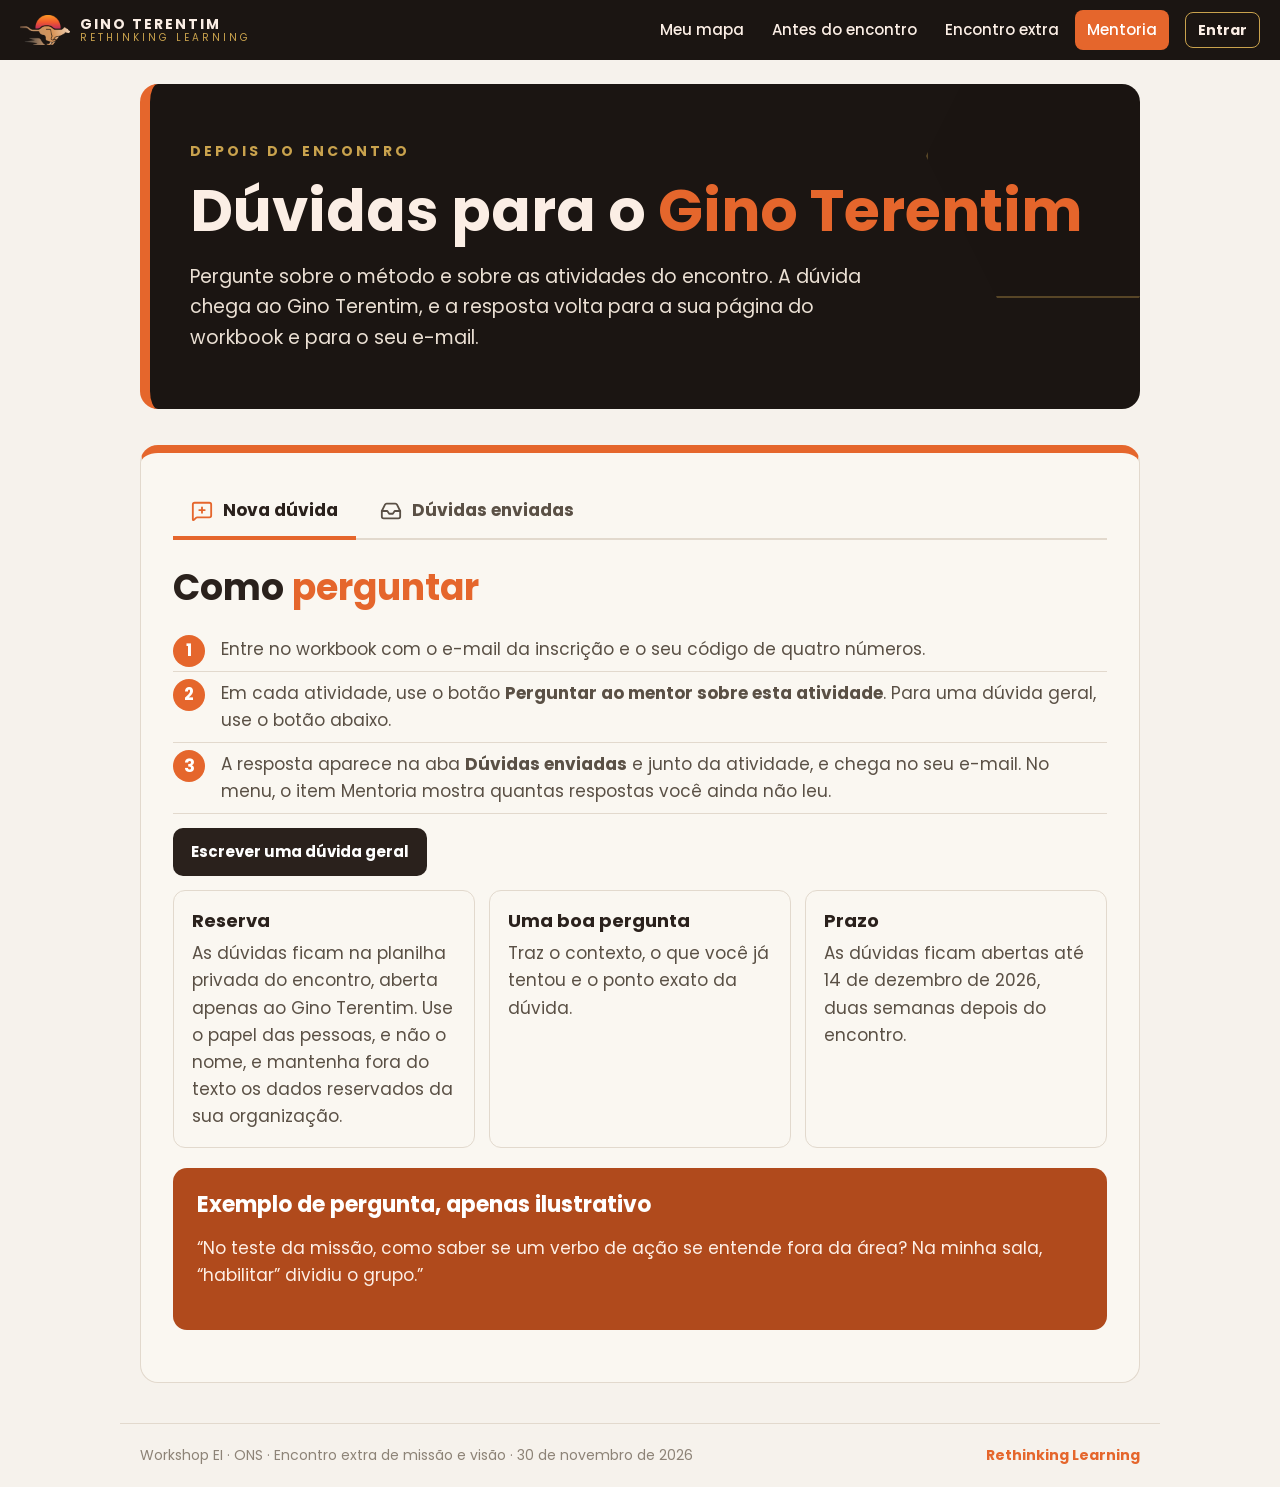
<file: docs/mentoria.html>
<!doctype html>
<html lang="pt-BR"><head><meta charset="utf-8"><meta name="viewport" content="width=device-width,initial-scale=1">
<title>Encontro extra EI · Mentoria</title><meta name="robots" content="noindex">
<style>@font-face{font-family:Poppins;font-weight:400;src:url(fonts/Poppins-Regular.ttf) format('truetype');font-display:swap}@font-face{font-family:Poppins;font-weight:500;src:url(fonts/Poppins-Medium.ttf) format('truetype');font-display:swap}@font-face{font-family:Poppins;font-weight:700;src:url(fonts/Poppins-Bold.ttf) format('truetype');font-display:swap}:root{--lar:#E5662C;--tinta:#2A211C;--corpo:#5A5045;--linha:#E2D9CD;--fraco:#8D8377;--claro:#F6F2EC;--papel:#FAF7F1;--escuro:#1B1512;--ouro:#C9A24D;--tom:#E5662C}
*{box-sizing:border-box}
html{scroll-behavior:smooth}
body{margin:0;font-family:Poppins,system-ui,sans-serif;font-size:17px;line-height:1.6;color:var(--corpo);background:var(--claro)}
a{color:var(--lar)}
h1,h2,h3{color:var(--tinta);line-height:1.2;margin:0 0 .5em}
h1 em,h2 em{font-style:normal;color:var(--lar)}
main{max-width:1040px;margin:0 auto;padding:0 20px 40px}
.topo{position:sticky;top:0;z-index:20;display:flex;align-items:center;gap:16px;flex-wrap:wrap;padding:10px 20px;background:var(--escuro);color:#FBEEE5}
.marca{display:flex;align-items:center;gap:10px;text-decoration:none;color:#FBEEE5}
.marca img{height:30px;width:auto}
.marca span{display:flex;flex-direction:column;line-height:1.15}
.marca b{font-size:14px;letter-spacing:2px}
.marca i{font-style:normal;font-size:10px;letter-spacing:3px;color:var(--ouro)}
.nav{margin-left:auto;display:flex;gap:4px;flex-wrap:wrap}
.nav a{color:#FBEEE5;text-decoration:none;font-size:15px;font-weight:500;padding:8px 12px;border-radius:8px}
.nav a:hover,.nav a.ativo{background:var(--lar);color:#fff}
.selo-prof{margin-left:auto;background:var(--lar);color:#fff;font-weight:700;font-size:13px;letter-spacing:2px;padding:6px 12px;border-radius:6px}
.capa{margin:24px 0 0;padding:56px 40px;border-radius:18px;background:var(--escuro);color:#EADFD3;position:relative;overflow:hidden;border-left:10px solid var(--tom)}
.capa:after{content:"";position:absolute;right:-70px;top:-70px;width:280px;height:280px;border:2px solid var(--ouro);opacity:.35;clip-path:polygon(25% 0,75% 0,100% 50%,75% 100%,25% 100%,0 50%);background:transparent;outline:2px solid var(--ouro)}
.capa__k{font-size:14px;font-weight:700;letter-spacing:3px;color:var(--ouro);margin:0 0 14px}
.capa h1{color:#FBEEE5;font-size:clamp(34px,6vw,58px);margin:0 0 16px}
.capa__l{font-size:19px;max-width:720px;margin:0}
.bloco{margin:36px 0 0;padding:32px;background:var(--papel);border:1px solid var(--linha);border-radius:18px;border-top:8px solid var(--tom)}
.bloco--abre{border-top-color:var(--lar)}
.eyebrow{display:flex;align-items:center;gap:14px;color:var(--tom);font-weight:700;font-size:15px;letter-spacing:2.5px;margin-bottom:10px}
.eyebrow i{flex:1;height:2px;background:var(--tom);opacity:.5}
.bloco h2{font-size:clamp(26px,4vw,36px)}
.bloco h3{font-size:22px;margin-top:1.2em}
.pergunta{font-size:21px;font-weight:500;color:var(--tinta);border-left:5px solid var(--tom);padding:6px 0 6px 16px;margin:14px 0}
.pergunta--at{font-size:19px;background:#fff;border-radius:0 10px 10px 0;padding:12px 16px}
.capaz{background:#fff;border:1px solid var(--linha);border-radius:12px;padding:16px 20px;margin:16px 0}
.capaz b{color:var(--tinta)}
.capaz ol{margin:8px 0 0;padding-left:22px}
.conceito{background:#fff;border:1px solid var(--linha);border-radius:14px;padding:22px 24px;margin:20px 0}
.conceito h3{margin-top:0}
.fonte{font-size:15px;color:var(--fraco);margin:10px 0 0}
.regua{background:#B04A1C;color:#FDEFE6;border-radius:14px;padding:24px;margin:20px 0}
.regua h3{color:#fff;margin-top:0}
.regua__q{font-size:22px;font-weight:700;color:#fff}
.regua .cards3>div{background:rgba(255,255,255,.12);border:0;color:#FDEFE6}
.regua .cards3 b{color:#fff}
.regua .tabela--ler{background:#fff;color:var(--corpo)}
.cards3{display:grid;grid-template-columns:repeat(auto-fit,minmax(230px,1fr));gap:14px;margin:14px 0}
.cards3>div{background:var(--papel);border:1px solid var(--linha);border-radius:12px;padding:16px 18px}
.cards3 b{display:block;color:var(--tinta);font-size:18px;margin-bottom:4px}
.cards3 p{margin:0}
.cards3 i{display:block;margin-top:8px;color:var(--fraco)}
.cards2{display:grid;grid-template-columns:repeat(auto-fit,minmax(260px,1fr));gap:16px;margin:24px 0 8px}
.cartao{display:flex;flex-direction:column;gap:6px;padding:22px;border-radius:14px;background:var(--tom);color:#fff;text-decoration:none}
.cartao span{font-size:13px;font-weight:700;letter-spacing:2px;opacity:.85}
.cartao b{font-size:22px;line-height:1.2}
.cartao i{font-style:normal;opacity:.9}
.nota-pe{color:var(--fraco);font-size:15px}
.caminho{display:grid;grid-template-columns:repeat(5,1fr);gap:10px;margin:16px 0}
.caminho__p{display:flex;flex-direction:column;align-items:center;text-align:center;gap:4px;padding:14px 8px;border-radius:12px;background:#fff;border:2px solid var(--linha);text-decoration:none;color:var(--corpo)}
.caminho__g{font-size:11px;font-weight:700;letter-spacing:1.5px;color:var(--fraco);text-transform:uppercase;min-height:34px}
.caminho__n{width:52px;height:52px;border-radius:50%;display:grid;place-items:center;font-weight:700;font-size:22px;color:var(--tom);border:3px solid var(--tom);background:var(--claro)}
.caminho__p b{color:var(--tinta);font-size:15px;line-height:1.25}
.caminho__p small{font-size:13px}
.caminho__p em{font-style:normal;font-size:13px;font-weight:500;color:var(--tom)}
.caminho__p.feito .caminho__n,.caminho__p.aqui .caminho__n{background:var(--tom);color:#fff}
.caminho__p.aqui{border-color:var(--lar);box-shadow:0 0 0 3px rgba(229,102,44,.25)}
.indice{list-style:none;padding:0;margin:10px 0;display:grid;gap:8px}
.indice li{display:flex;flex-wrap:wrap;gap:6px 16px;align-items:baseline;background:#fff;border-left:6px solid var(--tom);border-radius:0 10px 10px 0;padding:10px 14px}
.indice a{color:var(--tinta);text-decoration:none;font-weight:500}
.indice a b{color:var(--tom)}
.indice span{color:var(--fraco);font-size:15px}
.atividade{background:#fff;border:2px solid var(--tom);border-radius:16px;padding:24px;margin:24px 0}
.atividade__cab{display:flex;gap:10px;flex-wrap:wrap;margin-bottom:10px}
.selo{display:inline-block;background:var(--tom);color:#fff;font-weight:700;font-size:13px;letter-spacing:1.5px;padding:6px 12px;border-radius:999px;text-decoration:none}
.selo--miro{background:#fff;color:var(--tom);border:2px solid var(--tom)}
.atividade h3{margin-top:4px;font-size:24px}
.passos{padding-left:0;list-style:none;counter-reset:p;margin:14px 0}
.passos li{counter-increment:p;position:relative;padding:8px 0 8px 48px;border-bottom:1px solid var(--linha)}
.passos li:before{content:counter(p);position:absolute;left:0;top:7px;width:32px;height:32px;border-radius:50%;background:var(--tom);color:#fff;font-weight:700;display:grid;place-items:center}
.passos li i{font-style:normal;font-weight:700;color:var(--tom);white-space:nowrap}
.meta{display:grid;grid-template-columns:repeat(auto-fit,minmax(200px,1fr));gap:10px;margin:14px 0}
.meta div{background:var(--papel);border-radius:10px;padding:10px 14px}
.meta span{display:block;font-size:12px;font-weight:700;letter-spacing:1.5px;text-transform:uppercase;color:var(--fraco)}
.meta b{font-weight:500;color:var(--tinta);font-size:16px}
.exemplo{background:#FBEFE4;border-radius:12px;padding:14px 18px;margin:14px 0}
.exemplo>span{font-size:12px;font-weight:700;letter-spacing:1.5px;color:var(--lar)}
.exemplo p{margin:6px 0}
.registro{border:2px dashed var(--tom);border-radius:14px;padding:18px;margin:18px 0 6px;background:var(--papel)}
.registro__t{font-size:13px;font-weight:700;letter-spacing:2px;color:var(--tom)}
.campo{margin:14px 0 0}
.campo label{display:block;color:var(--tinta);margin-bottom:4px}
.dica{margin:0 0 6px;font-size:15px;color:var(--fraco)}
textarea,input[type=text],select{width:100%;font:inherit;font-size:16px;color:var(--tinta);background:#fff;border:1.5px solid #CFC4B5;border-radius:10px;padding:10px 12px}
textarea{resize:vertical;min-height:52px}
textarea:focus,input:focus,select:focus{outline:3px solid rgba(229,102,44,.35);border-color:var(--lar)}
.espelho__v{background:#fff;border:1.5px solid var(--linha);border-radius:10px;padding:10px 12px;color:var(--tinta);white-space:pre-wrap}
.notas{display:grid;grid-template-columns:repeat(auto-fit,minmax(130px,1fr));gap:10px}
.banco{margin:4px 0 8px}
.lacunas,.associar{padding-left:22px;margin:8px 0 12px}
.lacunas li,.associar li{margin:8px 0}
.lacuna{width:74px!important;display:inline-block;text-align:center;font-weight:700}
.associar li{display:grid;grid-template-columns:1fr minmax(200px,260px);gap:12px;align-items:center}
.certo{border-color:#3F7D4E!important;background:#E9F4EA!important}
.errado{border-color:#B8432F!important;background:#FBE9E5!important}
.tabela-w{overflow-x:auto;margin:10px 0}
.tabela{width:100%;border-collapse:collapse;font-size:16px}
.tabela th{background:var(--tinta);color:#FBEEE5;text-align:left;padding:10px 12px;font-size:14px;letter-spacing:.5px}
.tabela td{border:1px solid var(--linha);padding:8px 10px;vertical-align:top;background:#fff;min-width:190px}
.tabela--ler td{padding:10px 12px}
.tabela td textarea,.tabela td select{border-color:var(--linha)}
.mapa{position:relative;margin:16px 0 0;height:480px;background:#fff;border:1.5px solid var(--linha);border-radius:12px;overflow:hidden}
.mapa:before{content:"";position:absolute;left:50%;top:0;bottom:0;border-left:2px dashed var(--linha)}
.mapa:after{content:"";position:absolute;top:50%;left:0;right:0;border-top:2px dashed var(--linha)}
.mapa__q{position:absolute;font-size:12px;font-weight:700;letter-spacing:1px;color:var(--fraco);text-transform:uppercase;padding:8px 10px;z-index:1}
.mapa__n{position:absolute;z-index:2;max-width:42%;font-size:14px;line-height:1.25;font-weight:500;color:var(--tinta);padding:6px 9px;border-radius:6px;box-shadow:0 1px 0 rgba(0,0,0,.15)}
.pontos{margin:14px 0 0;background:var(--papel);border-radius:12px;padding:12px 16px}
.pontos summary{cursor:pointer;font-weight:700;color:var(--tinta)}
.btn{display:inline-block;font:inherit;font-size:15px;font-weight:700;border-radius:10px;padding:10px 16px;cursor:pointer;text-decoration:none;border:2px solid transparent}
.btn--sec{background:#fff;color:var(--tinta);border-color:var(--tinta)}
.btn--mentor{background:var(--tinta);color:#fff}
.mentor{margin:14px 0 0}
.barra{display:flex;flex-wrap:wrap;gap:10px;align-items:center;margin:18px 0 0}
.barra__s{flex:1;min-width:220px;color:var(--fraco);font-size:15px}
.prof{margin:16px 0 0;background:#2A211C;color:#EADFD3;border-radius:12px;padding:16px 20px}
.prof>span{font-size:12px;font-weight:700;letter-spacing:2px;color:var(--ouro)}
.prof__resp{background:rgba(255,255,255,.08);border-radius:10px;padding:10px 14px;margin-top:10px}
.prof__resp b{color:#fff;display:block}
.rodape{max-width:1040px;margin:0 auto;padding:20px;display:flex;justify-content:space-between;gap:12px;flex-wrap:wrap;font-size:14px;color:var(--fraco);border-top:1px solid var(--linha)}
.rodape span:last-child{color:var(--lar);font-weight:700}
@media(max-width:760px){
 body{font-size:16px}.bloco{padding:20px}.capa{padding:36px 22px}
 .caminho{grid-template-columns:1fr 1fr}.caminho__g{min-height:0}
 .associar li{grid-template-columns:1fr}
 .tabela[data-tabela] thead{display:none}
 .tabela[data-tabela] tr{display:block;margin-bottom:14px;border:1px solid var(--linha);border-radius:10px;overflow:hidden}
 .tabela[data-tabela] td{display:block;border:0;border-bottom:1px solid var(--linha)}
 .tabela[data-tabela] td:before{content:attr(data-th);display:block;font-size:12px;font-weight:700;letter-spacing:1px;color:var(--fraco);text-transform:uppercase;margin-bottom:4px}
 .mapa{height:420px}
}
@media print{
 .topo,.barra,.mentor,.btn{display:none!important}
 body{background:#fff;font-size:12pt}.bloco,.atividade,.conceito{break-inside:avoid-page;box-shadow:none}
 .bloco{break-inside:auto}.capa{background:#fff;color:#000;border:2px solid #000}.capa h1{color:#000}.capa__k{color:#000}
 textarea,input,select{border:1px solid #999}
 details.pontos{display:block}
}

/* ===== camada 2026-11 · mapa de navegação, conta e capas com foto ===== */
.btn{background:var(--lar);color:#fff}
.btn--sec{background:#fff;color:var(--tinta);border-color:var(--tinta)}
.btn--mentor{background:var(--tinta);color:#fff}
.btn--grande{font-size:17px;padding:14px 22px;margin-top:18px;width:100%}
.btn:hover{filter:brightness(1.06)}
.disco{flex:none;display:inline-grid;place-items:center;width:54px;height:54px;border-radius:50%;background:var(--tom)}
.disco svg{display:block}
.capa--foto{background-color:var(--escuro);background-image:var(--foto,none);background-position:right center;background-size:cover;background-repeat:no-repeat;min-height:380px;display:flex;flex-direction:column;justify-content:flex-end}
.capa--foto .capa__l,.capa--foto h1,.capa--foto .capa__k{max-width:640px;position:relative;z-index:1}
.capa--foto:after{opacity:.22}
.conta{display:flex;align-items:center;gap:10px;font-size:14px;color:#FBEEE5}
.conta a{color:#FBEEE5;font-weight:700;text-decoration:none;border:1.5px solid var(--ouro);padding:6px 12px;border-radius:8px}
.conta span{font-weight:700}
.conta__sair{font:inherit;font-size:13px;background:transparent;color:var(--ouro);border:1.5px solid var(--ouro);border-radius:8px;padding:5px 10px;cursor:pointer}
.aviso-conta{margin:16px 0 0;padding:14px 18px;border-radius:12px;background:#FFF4EC;border-left:6px solid var(--lar);color:var(--tinta)}
.aviso-conta .btn{margin-left:8px;padding:6px 14px}
.barra__s--ok{color:#4B6A41;font-weight:500}
.barra__s--ok:before{content:"";display:inline-block;width:9px;height:9px;border-radius:50%;background:#5E7D52;margin-right:8px;vertical-align:1px}
/* entrada */
.entrada{margin:28px 0 0;display:grid;grid-template-columns:minmax(0,1.05fr) minmax(0,1fr);gap:28px;align-items:start}
.entrada[hidden]{display:none}
.entrada__f{padding:32px;background:var(--papel);border:1px solid var(--linha);border-top:8px solid var(--lar);border-radius:18px}
.entrada__f h2{font-size:clamp(26px,4vw,34px)}
.entrada__f label{display:block;margin:16px 0 6px;color:var(--tinta)}
.entrada__f input{font-size:18px;padding:12px 14px}
.entrada__f input[name=codigo]{letter-spacing:10px;max-width:200px}
.entrada__aviso{min-height:1.6em;margin:12px 0 0;color:var(--corpo);font-weight:500}
.entrada__aviso--erro{color:#A33B12}
.entrada__passos{list-style:none;margin:0;padding:12px 0 0;display:flex;flex-direction:column;gap:22px;position:relative}
.entrada__passos:before{content:"";position:absolute;left:26px;top:40px;bottom:40px;border-left:2.5px dashed var(--ouro)}
.entrada__passos li{display:flex;gap:18px;align-items:flex-start;position:relative}
.entrada__passos b{display:block;color:var(--tinta);font-size:19px;margin-top:6px}
.entrada__passos p{margin:2px 0 0}
/* mapa do curso */
.mapa-curso{margin:36px 0 0;padding:36px 32px 32px;border-radius:18px;border:1px solid var(--linha);position:relative;overflow:hidden;
  background:var(--papel) url("data:image/svg+xml,%3Csvg%20xmlns%3D%22http%3A//www.w3.org/2000/svg%22%20width%3D%221000%22%20height%3D%22560%22%20viewBox%3D%220%200%201000%20560%22%3E%3Cg%20fill%3D%22none%22%20stroke%3D%22%23C9A24D%22%20stroke-opacity%3D%22.28%22%20stroke-width%3D%221.1%22%3E%3Cpath%20d%3D%22M219.3%2C150.0%20L220.1%2C152.6%20L220.0%2C155.2%20L219.1%2C157.8%20L217.5%2C160.1%20L215.2%2C162.2%20L212.6%2C163.9%20L209.8%2C165.5%20L207.0%2C166.8%20L204.3%2C168.0%20L201.7%2C169.2%20L199.2%2C170.3%20L196.7%2C171.4%20L194.1%2C172.4%20L191.4%2C173.3%20L188.6%2C173.9%20L185.8%2C174.3%20L182.9%2C174.4%20L180.0%2C174.2%20L177.2%2C173.9%20L174.4%2C173.5%20L171.6%2C173.1%20L168.8%2C172.7%20L165.9%2C172.4%20L162.8%2C172.1%20L159.6%2C171.6%20L156.3%2C171.0%20L153.0%2C170.0%20L150.1%2C168.6%20L147.6%2C166.8%20L145.8%2C164.6%20L144.7%2C162.2%20L144.4%2C159.6%20L144.7%2C157.0%20L145.5%2C154.5%20L146.5%2C152.2%20L147.6%2C150.0%20L148.5%2C148.0%20L149.1%2C146.0%20L149.5%2C143.9%20L149.7%2C141.8%20L149.9%2C139.6%20L150.3%2C137.3%20L151.0%2C135.0%20L152.2%2C132.7%20L153.9%2C130.7%20L156.1%2C128.9%20L158.6%2C127.4%20L161.5%2C126.3%20L164.5%2C125.4%20L167.6%2C124.7%20L170.7%2C124.3%20L173.8%2C123.9%20L176.9%2C123.6%20L180.0%2C123.4%20L183.1%2C123.4%20L186.3%2C123.6%20L189.3%2C124.2%20L192.2%2C125.2%20L194.8%2C126.5%20L197.0%2C128.1%20L198.9%2C130.0%20L200.5%2C131.9%20L201.9%2C133.8%20L203.2%2C135.5%20L204.7%2C137.2%20L206.4%2C138.7%20L208.5%2C140.2%20L210.8%2C141.7%20L213.3%2C143.4%20L215.7%2C145.3%20L217.8%2C147.6%20L219.3%2C150.0Z%22/%3E%3Cpath%20d%3D%22M259.8%2C150.0%20L260.6%2C155.2%20L259.7%2C160.4%20L257.2%2C165.3%20L253.4%2C169.8%20L248.8%2C173.7%20L243.6%2C177.2%20L238.4%2C180.3%20L233.2%2C183.1%20L228.3%2C185.8%20L223.4%2C188.4%20L218.6%2C190.9%20L213.7%2C193.3%20L208.5%2C195.3%20L203.1%2C197.0%20L197.4%2C198.1%20L191.6%2C198.7%20L185.8%2C198.7%20L180.0%2C198.3%20L174.4%2C197.8%20L168.8%2C197.2%20L163.1%2C196.6%20L157.3%2C196.2%20L151.2%2C195.8%20L144.7%2C195.2%20L138.1%2C194.3%20L131.5%2C192.8%20L125.3%2C190.5%20L120.0%2C187.3%20L115.7%2C183.3%20L112.9%2C178.7%20L111.5%2C173.7%20L111.4%2C168.5%20L112.3%2C163.4%20L113.8%2C158.6%20L115.5%2C154.2%20L116.9%2C150.0%20L117.8%2C146.0%20L118.1%2C141.9%20L118.1%2C137.7%20L118.0%2C133.3%20L118.1%2C128.6%20L118.8%2C123.8%20L120.5%2C119.1%20L123.2%2C114.7%20L127.0%2C110.8%20L131.7%2C107.4%20L137.1%2C104.6%20L143.0%2C102.5%20L149.0%2C100.8%20L155.1%2C99.4%20L161.3%2C98.3%20L167.5%2C97.3%20L173.7%2C96.6%20L180.0%2C96.3%20L186.3%2C96.4%20L192.6%2C97.2%20L198.5%2C98.8%20L204.0%2C101.1%20L208.9%2C104.1%20L213.1%2C107.5%20L216.6%2C111.2%20L219.7%2C114.9%20L222.7%2C118.4%20L225.8%2C121.6%20L229.3%2C124.4%20L233.5%2C127.1%20L238.3%2C129.9%20L243.5%2C132.9%20L248.7%2C136.4%20L253.5%2C140.4%20L257.4%2C145.0%20L259.8%2C150.0Z%22/%3E%3Cpath%20d%3D%22M300.5%2C150.0%20L300.5%2C157.8%20L298.0%2C165.4%20L293.4%2C172.5%20L287.4%2C179.0%20L280.5%2C184.7%20L273.2%2C189.9%20L266.0%2C194.6%20L259.1%2C199.1%20L252.3%2C203.5%20L245.5%2C207.8%20L238.5%2C211.9%20L231.1%2C215.6%20L223.2%2C218.7%20L214.9%2C221.0%20L206.2%2C222.4%20L197.4%2C223.0%20L188.6%2C223.0%20L180.0%2C222.5%20L171.5%2C222.0%20L163.0%2C221.5%20L154.3%2C221.2%20L145.2%2C220.9%20L135.6%2C220.5%20L125.7%2C219.7%20L115.7%2C218.0%20L106.1%2C215.3%20L97.5%2C211.1%20L90.3%2C205.7%20L85.1%2C199.2%20L82.0%2C191.9%20L80.9%2C184.2%20L81.3%2C176.6%20L82.8%2C169.3%20L84.6%2C162.5%20L86.1%2C156.1%20L87.0%2C150.0%20L86.9%2C144.0%20L86.2%2C137.8%20L85.2%2C131.2%20L84.5%2C124.2%20L84.5%2C117.0%20L85.9%2C109.8%20L89.0%2C102.8%20L93.7%2C96.3%20L99.9%2C90.7%20L107.4%2C85.9%20L115.7%2C81.9%20L124.4%2C78.7%20L133.4%2C76.0%20L142.5%2C73.8%20L151.7%2C71.8%20L161.0%2C70.2%20L170.4%2C69.1%20L180.0%2C68.7%20L189.5%2C69.3%20L198.8%2C71.1%20L207.5%2C74.0%20L215.3%2C78.1%20L222.2%2C82.9%20L228.1%2C88.3%20L233.3%2C93.6%20L238.0%2C98.8%20L242.9%2C103.4%20L248.4%2C107.5%20L254.7%2C111.2%20L262.0%2C114.9%20L270.1%2C118.9%20L278.4%2C123.5%20L286.3%2C128.9%20L293.1%2C135.2%20L298.0%2C142.4%20L300.5%2C150.0Z%22/%3E%3Cpath%20d%3D%22M340.1%2C150.0%20L338.5%2C160.3%20L334.0%2C170.1%20L327.4%2C179.2%20L319.3%2C187.6%20L310.6%2C195.1%20L301.8%2C202.1%20L293.2%2C208.7%20L284.9%2C215.2%20L276.6%2C221.5%20L268.0%2C227.6%20L258.8%2C233.3%20L248.8%2C238.2%20L238.0%2C242.2%20L226.7%2C245.0%20L215.0%2C246.6%20L203.2%2C247.3%20L191.5%2C247.4%20L180.0%2C247.2%20L168.5%2C247.0%20L156.9%2C247.0%20L144.9%2C247.2%20L132.2%2C247.2%20L119.0%2C246.8%20L105.6%2C245.4%20L92.5%2C242.5%20L80.4%2C237.9%20L70.0%2C231.5%20L62.0%2C223.4%20L56.6%2C214.0%20L53.8%2C204.0%20L53.2%2C193.8%20L54.1%2C183.9%20L55.7%2C174.7%20L57.0%2C166.1%20L57.5%2C157.9%20L56.8%2C150.0%20L55.1%2C141.9%20L52.8%2C133.4%20L50.6%2C124.3%20L49.3%2C114.8%20L49.7%2C105.0%20L52.2%2C95.3%20L57.0%2C86.2%20L64.1%2C77.9%20L72.9%2C70.7%20L83.2%2C64.5%20L94.3%2C59.3%20L105.9%2C54.9%20L117.7%2C51.0%20L129.7%2C47.6%20L141.9%2C44.7%20L154.4%2C42.4%20L167.1%2C41.1%20L180.0%2C41.0%20L192.7%2C42.5%20L204.8%2C45.6%20L216.1%2C50.3%20L226.0%2C56.3%20L234.7%2C63.1%20L242.3%2C70.1%20L249.2%2C76.8%20L256.1%2C82.8%20L263.5%2C88.1%20L272.0%2C92.8%20L281.8%2C97.2%20L292.7%2C101.8%20L304.2%2C107.1%20L315.5%2C113.5%20L325.5%2C121.1%20L333.4%2C130.0%20L338.4%2C139.7%20L340.1%2C150.0Z%22/%3E%3Cpath%20d%3D%22M377.7%2C150.0%20L374.0%2C162.6%20L367.4%2C174.5%20L358.9%2C185.5%20L349.3%2C195.6%20L339.4%2C205.1%20L329.8%2C214.0%20L320.4%2C222.8%20L311.0%2C231.4%20L301.3%2C239.8%20L290.8%2C247.8%20L279.2%2C254.9%20L266.5%2C261.0%20L252.8%2C265.6%20L238.4%2C268.8%20L223.7%2C270.7%20L209.0%2C271.7%20L194.4%2C272.3%20L180.0%2C272.7%20L165.4%2C273.3%20L150.4%2C274.2%20L134.8%2C275.0%20L118.4%2C275.4%20L101.6%2C274.6%20L84.9%2C272.0%20L69.1%2C267.3%20L55.1%2C260.2%20L43.8%2C250.9%20L35.6%2C239.8%20L30.6%2C227.5%20L28.4%2C214.8%20L28.3%2C202.4%20L29.2%2C190.7%20L30.1%2C179.8%20L30.0%2C169.6%20L28.5%2C159.8%20L25.5%2C150.0%20L21.6%2C139.7%20L17.5%2C128.8%20L14.3%2C117.1%20L12.9%2C105.0%20L14.1%2C92.7%20L18.2%2C80.8%20L25.3%2C69.7%20L34.9%2C59.8%20L46.4%2C51.0%20L59.3%2C43.5%20L73.0%2C36.8%20L87.2%2C30.9%20L101.7%2C25.6%20L116.6%2C20.9%20L131.9%2C16.9%20L147.7%2C14.1%20L163.8%2C12.9%20L180.0%2C13.5%20L195.8%2C16.4%20L210.6%2C21.3%20L224.1%2C28.0%20L236.1%2C35.9%20L246.6%2C44.3%20L256.0%2C52.5%20L265.1%2C60.0%20L274.7%2C66.4%20L285.3%2C72.0%20L297.5%2C77.0%20L311.2%2C82.0%20L325.8%2C87.6%20L340.5%2C94.5%20L354.2%2C103.0%20L365.5%2C113.2%20L373.5%2C124.7%20L377.6%2C137.2%20L377.7%2C150.0Z%22/%3E%3Cpath%20d%3D%22M412.5%2C150.0%20L406.7%2C164.7%20L398.2%2C178.5%20L388.3%2C191.3%20L377.9%2C203.3%20L367.6%2C214.8%20L357.6%2C226.0%20L347.7%2C237.0%20L337.4%2C247.9%20L326.2%2C258.3%20L313.7%2C268.0%20L299.6%2C276.5%20L284.0%2C283.4%20L267.3%2C288.7%20L249.9%2C292.4%20L232.4%2C294.8%20L214.9%2C296.5%20L197.5%2C298.0%20L180.0%2C299.6%20L162.1%2C301.5%20L143.5%2C303.5%20L124.0%2C304.9%20L103.8%2C305.2%20L83.4%2C303.4%20L63.8%2C299.1%20L46.0%2C291.8%20L30.9%2C281.6%20L19.3%2C269.0%20L11.5%2C254.7%20L7.2%2C239.6%20L5.5%2C224.6%20L5.4%2C210.3%20L5.5%2C197.0%20L4.7%2C184.8%20L2.3%2C173.2%20L-1.9%2C161.8%20L-7.6%2C150.0%20L-13.9%2C137.4%20L-19.5%2C123.9%20L-23.2%2C109.7%20L-24.0%2C95.0%20L-21.4%2C80.4%20L-15.2%2C66.5%20L-5.8%2C53.7%20L6.4%2C42.1%20L20.4%2C31.8%20L35.7%2C22.6%20L51.7%2C14.3%20L68.2%2C6.6%20L85.4%2C-0.3%20L103.1%2C-6.4%20L121.7%2C-11.3%20L140.9%2C-14.3%20L160.5%2C-15.0%20L180.0%2C-13.1%20L198.7%2C-8.6%20L216.1%2C-1.7%20L231.7%2C7.0%20L245.6%2C16.5%20L258.0%2C26.0%20L269.8%2C34.8%20L281.6%2C42.5%20L294.6%2C48.9%20L309.1%2C54.3%20L325.5%2C59.6%20L343.2%2C65.4%20L361.4%2C72.4%20L378.7%2C81.4%20L393.8%2C92.4%20L405.3%2C105.3%20L412.4%2C119.7%20L414.7%2C134.8%20L412.5%2C150.0Z%22/%3E%3Cpath%20d%3D%22M444.4%2C150.0%20L436.6%2C166.6%20L426.8%2C182.2%20L416.2%2C196.9%20L405.7%2C210.9%20L395.6%2C224.5%20L385.7%2C238.0%20L375.4%2C251.4%20L364.2%2C264.5%20L351.3%2C276.9%20L336.4%2C288.1%20L319.6%2C297.7%20L301.1%2C305.4%20L281.5%2C311.3%20L261.4%2C315.7%20L241.2%2C319.1%20L221.0%2C322.1%20L200.7%2C325.1%20L180.0%2C328.5%20L158.5%2C331.9%20L136.0%2C334.9%20L112.5%2C336.6%20L88.5%2C336.2%20L65.0%2C332.7%20L43.0%2C325.8%20L23.8%2C315.3%20L8.3%2C301.6%20L-2.9%2C285.5%20L-10.1%2C268.1%20L-13.8%2C250.5%20L-15.4%2C233.6%20L-16.4%2C217.8%20L-18.1%2C203.4%20L-21.5%2C190.0%20L-27.1%2C177.1%20L-34.6%2C163.9%20L-43.1%2C150.0%20L-51.3%2C135.0%20L-57.8%2C118.9%20L-61.3%2C102.1%20L-60.9%2C85.1%20L-56.3%2C68.4%20L-47.7%2C52.6%20L-35.8%2C38.1%20L-21.3%2C24.9%20L-5.2%2C12.8%20L12.1%2C1.8%20L30.1%2C-8.5%20L49.0%2C-18.1%20L68.7%2C-26.8%20L89.5%2C-34.1%20L111.5%2C-39.5%20L134.2%2C-42.2%20L157.3%2C-42.0%20L180.0%2C-38.4%20L201.5%2C-31.9%20L221.2%2C-23.1%20L238.9%2C-12.9%20L254.8%2C-2.3%20L269.6%2C7.7%20L284.2%2C16.4%20L299.6%2C23.5%20L316.6%2C29.4%20L335.6%2C34.8%20L356.3%2C40.4%20L377.9%2C47.4%20L398.9%2C56.4%20L417.9%2C67.8%20L433.2%2C81.7%20L443.8%2C97.6%20L448.9%2C114.9%20L448.9%2C132.6%20L444.4%2C150.0Z%22/%3E%3Cpath%20d%3D%22M916.5%2C420.0%20L915.4%2C422.3%20L914.1%2C424.5%20L912.8%2C426.5%20L911.6%2C428.5%20L910.5%2C430.5%20L909.3%2C432.5%20L907.9%2C434.5%20L906.4%2C436.4%20L904.5%2C438.1%20L902.3%2C439.7%20L899.9%2C441.0%20L897.2%2C442.1%20L894.4%2C442.9%20L891.6%2C443.6%20L888.8%2C444.3%20L885.9%2C444.9%20L883.0%2C445.6%20L880.0%2C446.3%20L876.8%2C446.9%20L873.5%2C447.4%20L870.0%2C447.6%20L866.6%2C447.3%20L863.3%2C446.5%20L860.4%2C445.2%20L857.9%2C443.3%20L856.1%2C441.1%20L854.8%2C438.7%20L854.0%2C436.2%20L853.5%2C433.7%20L853.2%2C431.5%20L852.8%2C429.4%20L852.2%2C427.5%20L851.2%2C425.7%20L850.0%2C423.9%20L848.7%2C422.0%20L847.3%2C420.0%20L846.1%2C417.8%20L845.3%2C415.5%20L845.1%2C413.1%20L845.4%2C410.7%20L846.3%2C408.4%20L847.7%2C406.2%20L849.4%2C404.2%20L851.5%2C402.3%20L853.7%2C400.5%20L856.1%2C398.9%20L858.5%2C397.3%20L861.2%2C395.8%20L864.0%2C394.5%20L867.0%2C393.5%20L870.2%2C392.9%20L873.5%2C392.6%20L876.8%2C392.9%20L880.0%2C393.6%20L883.0%2C394.6%20L885.7%2C395.9%20L888.2%2C397.3%20L890.5%2C398.6%20L892.7%2C399.8%20L895.0%2C400.7%20L897.5%2C401.5%20L900.3%2C402.1%20L903.3%2C402.8%20L906.4%2C403.6%20L909.5%2C404.7%20L912.3%2C406.2%20L914.7%2C408.0%20L916.5%2C410.2%20L917.5%2C412.6%20L917.7%2C415.1%20L917.4%2C417.6%20L916.5%2C420.0Z%22/%3E%3Cpath%20d%3D%22M950.8%2C420.0%20L948.7%2C424.5%20L946.5%2C428.7%20L944.5%2C432.8%20L942.6%2C436.9%20L940.6%2C440.9%20L938.5%2C445.0%20L935.9%2C449.0%20L932.7%2C452.7%20L928.8%2C456.2%20L924.4%2C459.2%20L919.4%2C461.7%20L914.2%2C463.8%20L908.7%2C465.7%20L903.3%2C467.3%20L897.7%2C469.0%20L892.1%2C470.7%20L886.2%2C472.5%20L880.0%2C474.2%20L873.4%2C475.6%20L866.6%2C476.4%20L859.6%2C476.4%20L852.8%2C475.4%20L846.5%2C473.2%20L841.0%2C470.0%20L836.7%2C465.8%20L833.4%2C461.1%20L831.2%2C456.1%20L829.8%2C451.2%20L828.8%2C446.6%20L827.7%2C442.4%20L826.3%2C438.5%20L824.4%2C435.0%20L821.8%2C431.5%20L818.9%2C428.0%20L815.8%2C424.2%20L813.0%2C420.0%20L810.9%2C415.5%20L809.7%2C410.8%20L809.7%2C406.0%20L810.8%2C401.3%20L812.9%2C396.8%20L815.9%2C392.6%20L819.4%2C388.6%20L823.4%2C384.8%20L827.6%2C381.2%20L832.1%2C377.7%20L836.9%2C374.4%20L842.1%2C371.4%20L847.8%2C368.9%20L854.0%2C367.0%20L860.4%2C365.9%20L867.1%2C365.8%20L873.7%2C366.7%20L880.0%2C368.3%20L885.8%2C370.5%20L891.2%2C372.9%20L896.1%2C375.4%20L900.9%2C377.5%20L905.6%2C379.3%20L910.7%2C380.6%20L916.2%2C381.7%20L922.2%2C382.7%20L928.5%2C384.0%20L934.9%2C385.9%20L940.9%2C388.4%20L946.1%2C391.7%20L950.1%2C395.8%20L952.8%2C400.4%20L953.9%2C405.3%20L953.8%2C410.4%20L952.6%2C415.3%20L950.8%2C420.0Z%22/%3E%3Cpath%20d%3D%22M983.2%2C420.0%20L980.5%2C426.5%20L977.9%2C432.8%20L975.5%2C439.0%20L973.2%2C445.1%20L970.7%2C451.3%20L967.6%2C457.5%20L963.7%2C463.4%20L958.7%2C468.9%20L952.8%2C473.9%20L946.0%2C478.2%20L938.6%2C482.0%20L930.9%2C485.3%20L923.0%2C488.4%20L915.1%2C491.4%20L907.0%2C494.5%20L898.5%2C497.8%20L889.6%2C500.9%20L880.0%2C503.8%20L869.9%2C505.9%20L859.4%2C506.7%20L848.9%2C506.1%20L838.9%2C503.6%20L830.0%2C499.5%20L822.5%2C493.8%20L816.6%2C487.1%20L812.3%2C479.7%20L809.3%2C472.4%20L807.1%2C465.3%20L805.1%2C458.9%20L802.7%2C453.1%20L799.5%2C447.8%20L795.5%2C442.8%20L790.9%2C437.7%20L785.9%2C432.3%20L781.2%2C426.4%20L777.3%2C420.0%20L774.7%2C413.2%20L773.7%2C406.1%20L774.4%2C399.0%20L776.7%2C392.2%20L780.3%2C385.6%20L784.8%2C379.3%20L789.9%2C373.3%20L795.5%2C367.5%20L801.5%2C361.9%20L808.0%2C356.5%20L815.1%2C351.4%20L823.0%2C346.9%20L831.7%2C343.3%20L841.1%2C340.9%20L851.0%2C339.8%20L861.0%2C340.1%20L870.8%2C341.7%20L880.0%2C344.3%20L888.6%2C347.5%20L896.5%2C350.7%20L904.0%2C353.7%20L911.4%2C356.0%20L919.2%2C357.8%20L927.5%2C359.0%20L936.6%2C360.2%20L946.1%2C361.6%20L955.9%2C363.8%20L965.3%2C367.0%20L973.7%2C371.4%20L980.6%2C377.0%20L985.4%2C383.6%20L988.1%2C390.9%20L988.8%2C398.4%20L987.9%2C405.9%20L985.8%2C413.1%20L983.2%2C420.0Z%22/%3E%3Cpath%20d%3D%22M1014.3%2C420.0%20L1011.4%2C428.5%20L1008.9%2C436.8%20L1006.6%2C445.1%20L1004.0%2C453.4%20L1000.8%2C461.7%20L996.6%2C469.9%20L991.1%2C477.6%20L984.2%2C484.7%20L976.0%2C491.1%20L967.0%2C496.8%20L957.4%2C501.9%20L947.5%2C506.6%20L937.5%2C511.3%20L927.3%2C516.2%20L916.6%2C521.2%20L905.3%2C526.3%20L893.1%2C531.0%20L880.0%2C534.9%20L866.1%2C537.3%20L852.0%2C537.6%20L838.2%2C535.6%20L825.4%2C531.2%20L814.2%2C524.5%20L805.0%2C516.2%20L798.0%2C506.8%20L792.7%2C497.1%20L788.7%2C487.6%20L785.2%2C478.9%20L781.5%2C471.1%20L777.0%2C464.1%20L771.4%2C457.5%20L764.9%2C451.0%20L757.8%2C444.2%20L750.9%2C436.9%20L744.9%2C428.8%20L740.5%2C420.0%20L738.0%2C410.8%20L737.8%2C401.4%20L739.7%2C392.2%20L743.4%2C383.2%20L748.4%2C374.5%20L754.2%2C366.2%20L760.7%2C358.1%20L767.7%2C350.2%20L775.4%2C342.5%20L783.9%2C335.1%20L793.4%2C328.4%20L804.1%2C322.6%20L816.0%2C318.3%20L828.7%2C315.7%20L842.0%2C314.9%20L855.2%2C315.9%20L868.0%2C318.4%20L880.0%2C321.7%20L891.2%2C325.4%20L901.7%2C328.7%20L912.0%2C331.5%20L922.6%2C333.3%20L933.8%2C334.5%20L945.9%2C335.5%20L958.8%2C336.6%20L972.1%2C338.7%20L985.2%2C342.1%20L997.1%2C347.2%20L1007.3%2C354.0%20L1014.9%2C362.3%20L1019.8%2C371.7%20L1021.9%2C381.7%20L1021.8%2C391.9%20L1020.0%2C401.7%20L1017.3%2C411.1%20L1014.3%2C420.0Z%22/%3E%3Cpath%20d%3D%22M1044.8%2C420.0%20L1042.3%2C430.5%20L1040.2%2C440.9%20L1037.9%2C451.3%20L1035.0%2C461.8%20L1030.9%2C472.1%20L1025.2%2C482.1%20L1017.8%2C491.5%20L1008.8%2C500.1%20L998.6%2C507.8%20L987.5%2C514.9%20L976.0%2C521.6%20L964.3%2C528.2%20L952.4%2C535.0%20L940.0%2C542.1%20L926.8%2C549.4%20L912.5%2C556.4%20L896.8%2C562.5%20L880.0%2C567.0%20L862.4%2C569.1%20L844.7%2C568.3%20L827.8%2C564.3%20L812.5%2C557.3%20L799.5%2C547.9%20L788.9%2C536.8%20L780.7%2C525.0%20L774.2%2C513.4%20L768.7%2C502.4%20L763.2%2C492.6%20L757.0%2C483.8%20L749.7%2C475.7%20L741.2%2C468.0%20L731.9%2C459.9%20L722.6%2C451.2%20L714.1%2C441.7%20L707.4%2C431.2%20L703.1%2C420.0%20L701.5%2C408.4%20L702.5%2C396.8%20L705.8%2C385.4%20L710.8%2C374.4%20L717.0%2C363.7%20L723.9%2C353.3%20L731.5%2C343.0%20L739.8%2C332.9%20L749.1%2C323.1%20L759.7%2C313.8%20L771.9%2C305.6%20L785.7%2C299.0%20L800.9%2C294.4%20L817.1%2C292.0%20L833.6%2C291.8%20L849.9%2C293.5%20L865.4%2C296.5%20L880.0%2C300.1%20L893.8%2C303.6%20L907.1%2C306.3%20L920.5%2C308.0%20L934.6%2C308.8%20L949.8%2C309.2%20L966.0%2C309.7%20L982.9%2C311.2%20L999.8%2C314.3%20L1015.6%2C319.5%20L1029.5%2C327.1%20L1040.6%2C336.7%20L1048.3%2C348.0%20L1052.6%2C360.4%20L1053.9%2C373.1%20L1052.9%2C385.7%20L1050.6%2C397.7%20L1047.6%2C409.1%20L1044.8%2C420.0Z%22/%3E%3Cpath%20d%3D%22M1075.6%2C420.0%20L1073.8%2C432.6%20L1072.0%2C445.1%20L1069.7%2C457.7%20L1066.1%2C470.2%20L1060.7%2C482.4%20L1053.2%2C494.1%20L1043.8%2C504.9%20L1032.7%2C514.9%20L1020.6%2C524.1%20L1007.8%2C532.8%20L994.8%2C541.4%20L981.6%2C550.3%20L967.9%2C559.7%20L953.4%2C569.4%20L937.5%2C579.0%20L920.0%2C587.8%20L900.7%2C595.0%20L880.0%2C599.4%20L858.7%2C600.5%20L837.7%2C597.7%20L818.1%2C591.2%20L800.7%2C581.4%20L786.1%2C569.2%20L774.2%2C555.8%20L764.6%2C542.1%20L756.4%2C529.1%20L748.6%2C517.3%20L740.3%2C506.8%20L730.9%2C497.3%20L720.1%2C488.4%20L708.4%2C479.3%20L696.4%2C469.5%20L685.2%2C458.7%20L675.9%2C446.7%20L669.3%2C433.7%20L665.7%2C420.0%20L665.4%2C406.1%20L667.8%2C392.3%20L672.5%2C378.8%20L678.6%2C365.7%20L685.7%2C352.9%20L693.5%2C340.2%20L702.1%2C327.7%20L711.7%2C315.4%20L722.9%2C303.6%20L735.9%2C292.8%20L751.1%2C283.6%20L768.2%2C276.6%20L786.9%2C272.1%20L806.4%2C270.2%20L826.0%2C270.7%20L845.0%2C272.8%20L863.0%2C275.9%20L880.0%2C279.0%20L896.4%2C281.4%20L912.7%2C282.6%20L929.7%2C282.7%20L947.8%2C282.0%20L967.2%2C281.4%20L987.7%2C281.8%20L1008.5%2C284.1%20L1028.5%2C288.9%20L1046.6%2C296.6%20L1061.7%2C307.1%20L1072.9%2C319.9%20L1080.1%2C334.4%20L1083.6%2C349.7%20L1084.1%2C365.0%20L1082.7%2C379.8%20L1080.3%2C393.8%20L1077.7%2C407.2%20L1075.6%2C420.0Z%22/%3E%3Cpath%20d%3D%22M1107.2%2C420.0%20L1106.2%2C434.7%20L1104.7%2C449.3%20L1101.8%2C464.0%20L1097.0%2C478.5%20L1089.8%2C492.5%20L1080.3%2C505.7%20L1068.8%2C517.9%20L1055.9%2C529.3%20L1042.3%2C540.2%20L1028.3%2C550.9%20L1014.2%2C561.9%20L999.7%2C573.6%20L984.4%2C585.8%20L967.5%2C598.2%20L948.7%2C610.0%20L927.6%2C620.1%20L904.5%2C627.5%20L880.0%2C631.1%20L855.2%2C630.3%20L831.2%2C625.0%20L809.2%2C615.6%20L790.1%2C603.0%20L773.9%2C588.5%20L760.5%2C573.3%20L749.1%2C558.5%20L738.5%2C545.0%20L727.6%2C532.9%20L715.7%2C522.1%20L702.4%2C512.1%20L687.9%2C502.2%20L673.0%2C491.5%20L658.7%2C479.7%20L646.4%2C466.4%20L636.9%2C451.8%20L631.0%2C436.1%20L628.8%2C420.0%20L629.9%2C403.8%20L633.7%2C387.8%20L639.5%2C372.3%20L646.4%2C357.0%20L654.1%2C342.0%20L662.6%2C327.0%20L672.2%2C312.2%20L683.5%2C297.8%20L696.9%2C284.4%20L712.9%2C272.5%20L731.4%2C262.8%20L752.1%2C255.8%20L774.1%2C251.8%20L796.7%2C250.6%20L819.0%2C251.4%20L840.4%2C253.5%20L860.6%2C255.9%20L880.0%2C257.5%20L899.1%2C257.9%20L918.8%2C256.9%20L939.7%2C254.9%20L962.2%2C252.8%20L986.1%2C251.5%20L1010.8%2C252.2%20L1035.1%2C255.9%20L1057.7%2C263.2%20L1077.2%2C273.9%20L1092.7%2C287.8%20L1103.6%2C304.0%20L1110.1%2C321.6%20L1112.9%2C339.6%20L1113.0%2C357.2%20L1111.7%2C374.0%20L1109.9%2C390.0%20L1108.4%2C405.2%20L1107.2%2C420.0Z%22/%3E%3Cpath%20d%3D%22M1140.2%2C420.0%20L1139.8%2C436.8%20L1138.0%2C453.7%20L1134.1%2C470.4%20L1127.6%2C486.7%20L1118.3%2C502.3%20L1106.6%2C516.9%20L1093.3%2C530.6%20L1078.9%2C543.6%20L1064.3%2C556.5%20L1049.5%2C569.6%20L1034.6%2C583.5%20L1018.9%2C598.2%20L1001.7%2C613.4%20L982.3%2C628.3%20L960.2%2C641.7%20L935.3%2C652.4%20L908.2%2C659.2%20L880.0%2C661.0%20L851.9%2C657.7%20L825.4%2C649.5%20L801.4%2C637.3%20L780.6%2C622.3%20L762.9%2C606.1%20L747.6%2C589.9%20L733.5%2C574.9%20L719.7%2C561.5%20L704.9%2C549.7%20L688.7%2C538.9%20L671.2%2C528.3%20L653.0%2C517.1%20L635.3%2C504.5%20L619.4%2C490.2%20L606.6%2C474.3%20L597.8%2C456.9%20L593.1%2C438.6%20L592.4%2C420.0%20L594.9%2C401.5%20L599.8%2C383.4%20L606.2%2C365.7%20L613.6%2C348.2%20L621.8%2C330.8%20L631.1%2C313.5%20L642.0%2C296.6%20L655.4%2C280.4%20L671.7%2C265.7%20L691.1%2C253.2%20L713.2%2C243.6%20L737.5%2C237.1%20L762.8%2C233.8%20L788.1%2C232.9%20L812.6%2C233.7%20L835.9%2C234.9%20L858.2%2C235.6%20L880.0%2C234.9%20L902.1%2C232.5%20L925.5%2C228.8%20L950.7%2C224.6%20L977.7%2C221.2%20L1006.0%2C219.8%20L1034.6%2C221.7%20L1061.8%2C227.6%20L1086.3%2C237.9%20L1106.6%2C252.2%20L1121.9%2C269.6%20L1132.3%2C289.1%20L1138.2%2C309.6%20L1140.7%2C329.9%20L1141.2%2C349.6%20L1140.7%2C368.3%20L1140.3%2C386.0%20L1140.2%2C403.1%20L1140.2%2C420.0Z%22/%3E%3Cpath%20d%3D%22M593.1%2C40.0%20L592.5%2C42.1%20L592.1%2C44.2%20L591.6%2C46.3%20L591.0%2C48.4%20L590.2%2C50.4%20L589.1%2C52.4%20L587.6%2C54.3%20L585.8%2C56.1%20L583.8%2C57.6%20L581.5%2C59.0%20L579.2%2C60.3%20L576.9%2C61.6%20L574.5%2C63.0%20L572.0%2C64.3%20L569.3%2C65.8%20L566.5%2C67.1%20L563.4%2C68.4%20L560.0%2C69.3%20L556.5%2C69.7%20L552.9%2C69.6%20L549.6%2C68.9%20L546.5%2C67.5%20L543.8%2C65.7%20L541.7%2C63.5%20L540.0%2C61.1%20L538.7%2C58.8%20L537.7%2C56.6%20L536.6%2C54.5%20L535.4%2C52.7%20L534.0%2C51.1%20L532.4%2C49.5%20L530.5%2C47.9%20L528.7%2C46.2%20L527.0%2C44.3%20L525.6%2C42.2%20L524.7%2C40.0%20L524.3%2C37.7%20L524.5%2C35.4%20L525.1%2C33.1%20L526.1%2C30.9%20L527.3%2C28.7%20L528.7%2C26.6%20L530.3%2C24.6%20L532.0%2C22.6%20L533.8%2C20.6%20L535.9%2C18.8%20L538.4%2C17.1%20L541.1%2C15.8%20L544.1%2C14.8%20L547.4%2C14.3%20L550.7%2C14.2%20L553.9%2C14.6%20L557.1%2C15.2%20L560.0%2C15.9%20L562.8%2C16.7%20L565.4%2C17.3%20L568.1%2C17.7%20L570.9%2C17.9%20L573.9%2C18.0%20L577.1%2C18.1%20L580.4%2C18.4%20L583.8%2C19.0%20L587.0%2C20.0%20L589.8%2C21.5%20L592.1%2C23.4%20L593.7%2C25.6%20L594.6%2C28.0%20L594.9%2C30.6%20L594.8%2C33.1%20L594.3%2C35.5%20L593.7%2C37.8%20L593.1%2C40.0Z%22/%3E%3Cpath%20d%3D%22M625.3%2C40.0%20L624.6%2C44.2%20L624.0%2C48.4%20L623.2%2C52.5%20L622.0%2C56.7%20L620.3%2C60.8%20L617.8%2C64.7%20L614.7%2C68.4%20L611.0%2C71.7%20L607.0%2C74.8%20L602.7%2C77.7%20L598.3%2C80.5%20L593.8%2C83.4%20L589.2%2C86.4%20L584.4%2C89.6%20L579.1%2C92.8%20L573.3%2C95.7%20L566.9%2C98.1%20L560.0%2C99.6%20L552.9%2C100.1%20L545.9%2C99.3%20L539.3%2C97.2%20L533.4%2C94.0%20L528.5%2C90.0%20L524.5%2C85.5%20L521.3%2C80.9%20L518.6%2C76.5%20L516.1%2C72.5%20L513.5%2C68.9%20L510.4%2C65.7%20L507.0%2C62.7%20L503.1%2C59.6%20L499.2%2C56.4%20L495.4%2C52.8%20L492.3%2C48.8%20L490.0%2C44.5%20L488.7%2C40.0%20L488.5%2C35.4%20L489.2%2C30.8%20L490.7%2C26.2%20L492.8%2C21.9%20L495.2%2C17.6%20L497.8%2C13.4%20L500.7%2C9.2%20L503.9%2C5.1%20L507.6%2C1.2%20L511.9%2C-2.4%20L517.0%2C-5.5%20L522.6%2C-7.9%20L528.8%2C-9.5%20L535.3%2C-10.2%20L541.9%2C-10.1%20L548.3%2C-9.3%20L554.3%2C-8.3%20L560.0%2C-7.2%20L565.5%2C-6.3%20L570.9%2C-5.7%20L576.5%2C-5.6%20L582.4%2C-5.7%20L588.8%2C-5.8%20L595.6%2C-5.7%20L602.5%2C-5.0%20L609.2%2C-3.5%20L615.3%2C-1.0%20L620.5%2C2.4%20L624.3%2C6.6%20L626.9%2C11.4%20L628.1%2C16.5%20L628.3%2C21.6%20L627.9%2C26.5%20L627.0%2C31.2%20L626.1%2C35.7%20L625.3%2C40.0Z%22/%3E%3Cpath%20d%3D%22M657.4%2C40.0%20L656.9%2C46.3%20L656.2%2C52.6%20L655.0%2C58.9%20L653.0%2C65.1%20L650.0%2C71.1%20L646.0%2C76.8%20L641.1%2C82.1%20L635.6%2C87.0%20L629.7%2C91.6%20L623.6%2C96.1%20L617.5%2C100.8%20L611.2%2C105.7%20L604.6%2C110.8%20L597.4%2C116.0%20L589.3%2C121.1%20L580.3%2C125.4%20L570.5%2C128.7%20L560.0%2C130.4%20L549.3%2C130.2%20L539.0%2C128.1%20L529.5%2C124.2%20L521.2%2C118.9%20L514.2%2C112.7%20L508.5%2C106.1%20L503.6%2C99.7%20L499.2%2C93.7%20L494.7%2C88.4%20L489.8%2C83.7%20L484.2%2C79.3%20L478.2%2C75.0%20L471.8%2C70.4%20L465.7%2C65.4%20L460.4%2C59.8%20L456.2%2C53.6%20L453.5%2C46.9%20L452.4%2C40.0%20L452.8%2C33.1%20L454.4%2C26.2%20L456.8%2C19.5%20L459.8%2C13.0%20L463.1%2C6.5%20L466.8%2C0.2%20L471.0%2C-6.2%20L475.8%2C-12.3%20L481.5%2C-18.1%20L488.3%2C-23.3%20L496.1%2C-27.6%20L504.9%2C-30.6%20L514.4%2C-32.5%20L524.1%2C-33.1%20L533.7%2C-32.7%20L542.9%2C-31.8%20L551.7%2C-30.6%20L560.0%2C-29.8%20L568.2%2C-29.4%20L576.6%2C-29.6%20L585.4%2C-30.3%20L595.0%2C-31.1%20L605.1%2C-31.7%20L615.6%2C-31.4%20L626.1%2C-29.9%20L635.8%2C-26.9%20L644.3%2C-22.5%20L651.1%2C-16.7%20L656.0%2C-9.8%20L658.9%2C-2.3%20L660.2%2C5.4%20L660.3%2C13.0%20L659.6%2C20.2%20L658.8%2C27.1%20L658.0%2C33.6%20L657.4%2C40.0Z%22/%3E%3Cpath%20d%3D%22M690.0%2C40.0%20L689.8%2C48.4%20L688.9%2C56.8%20L687.0%2C65.2%20L683.8%2C73.4%20L679.3%2C81.2%20L673.5%2C88.6%20L666.9%2C95.4%20L659.6%2C101.9%20L652.2%2C108.3%20L644.7%2C114.8%20L637.1%2C121.6%20L629.2%2C128.8%20L620.6%2C136.3%20L611.0%2C143.7%20L600.0%2C150.4%20L587.6%2C155.9%20L574.1%2C159.5%20L560.0%2C160.6%20L545.9%2C159.2%20L532.6%2C155.3%20L520.5%2C149.3%20L510.0%2C141.8%20L501.1%2C133.6%20L493.4%2C125.4%20L486.5%2C117.7%20L479.8%2C110.8%20L472.6%2C104.7%20L464.8%2C99.2%20L456.2%2C93.8%20L447.2%2C88.2%20L438.4%2C82.0%20L430.4%2C74.9%20L423.9%2C67.0%20L419.2%2C58.4%20L416.7%2C49.3%20L416.2%2C40.0%20L417.4%2C30.8%20L419.8%2C21.7%20L423.0%2C12.8%20L426.8%2C4.1%20L430.9%2C-4.6%20L435.6%2C-13.2%20L441.1%2C-21.7%20L447.7%2C-29.8%20L455.7%2C-37.2%20L465.3%2C-43.6%20L476.3%2C-48.6%20L488.3%2C-51.9%20L501.0%2C-53.7%20L513.7%2C-54.2%20L526.1%2C-53.7%20L537.9%2C-53.0%20L549.1%2C-52.4%20L560.0%2C-52.5%20L571.0%2C-53.5%20L582.6%2C-55.1%20L595.1%2C-57.0%20L608.5%2C-58.7%20L622.6%2C-59.4%20L636.8%2C-58.6%20L650.5%2C-55.8%20L662.9%2C-50.8%20L673.2%2C-43.9%20L681.1%2C-35.3%20L686.5%2C-25.6%20L689.6%2C-15.4%20L690.9%2C-5.2%20L691.0%2C4.7%20L690.7%2C14.1%20L690.3%2C23.0%20L690.1%2C31.6%20L690.0%2C40.0Z%22/%3E%3C/g%3E%3C/svg%3E") center/cover no-repeat}
.mapa-curso__cab{display:flex;gap:20px;align-items:flex-start;justify-content:space-between}
.mapa-curso__cab h2{font-size:clamp(28px,4.4vw,40px)}
.mapa-curso__cab p{max-width:640px}
.rosa{flex:none;opacity:.55;transform:rotate(-12deg);margin:-10px -6px 0 0}
.cards3--claro>div{background:rgba(255,255,255,.82)}
.cartao--mentor{flex-direction:row;align-items:center;gap:18px;margin-top:18px}
.cartao--mentor>span:last-child{display:flex;flex-direction:column;gap:4px}
.cartao__k{font-size:13px;font-weight:700;letter-spacing:2px;color:var(--ouro)}
/* rota: cinco paradas ligadas */
.rota{position:relative;display:grid;grid-template-columns:repeat(5,1fr);gap:8px;margin:22px 0 10px}
.rota__linha{position:absolute;left:0;top:0;width:100%;height:160px;overflow:visible;pointer-events:none}
.rota__linha path{fill:none;stroke:var(--lar);stroke-width:3;stroke-dasharray:2 9;stroke-linecap:round;vector-effect:non-scaling-stroke}
.parada{position:relative;z-index:1;display:flex;flex-direction:column;align-items:center;text-align:center;gap:3px;text-decoration:none;color:var(--corpo)}
.parada:nth-of-type(even){margin-top:62px}
.parada__foto{position:relative;width:96px;height:96px;border-radius:50%;background:var(--tom) center/cover no-repeat;border:5px solid var(--tom);box-shadow:0 0 0 5px var(--papel);margin-bottom:8px;transition:transform .2s}
a.parada:hover .parada__foto{transform:scale(1.06)}
.parada__n{position:absolute;left:-8px;bottom:-4px;width:34px;height:34px;border-radius:50%;display:grid;place-items:center;background:var(--escuro);color:#fff;font-weight:700;font-size:16px;border:3px solid #fff}
.parada__ic{position:absolute;right:-10px;top:-8px;width:40px;height:40px;border-radius:50%;display:grid;place-items:center;background:var(--tom);border:3px solid #fff}
.parada__k{font-size:12px;font-weight:700;letter-spacing:1.6px;color:var(--tom)}
.parada b{color:var(--tinta);font-size:16px;line-height:1.25}
.parada em{font-style:normal;font-size:13.5px;line-height:1.35}
.parada__c{margin-top:6px;font-size:13px;font-weight:700;color:var(--tom);min-height:1.4em}
.parada.aqui .parada__foto{box-shadow:0 0 0 5px var(--papel),0 0 0 9px var(--lar);animation:pulso 2.4s ease-in-out infinite}
@keyframes pulso{50%{box-shadow:0 0 0 5px var(--papel),0 0 0 14px rgba(229,102,44,.35)}}
.parada.feito .parada__n,.parada--feita .parada__n{background:var(--tom)}
.parada--feita .parada__c:before{content:"✓ "}
.parada--breve .parada__foto{filter:grayscale(.7) brightness(1.12) contrast(.85)}
.parada--breve .parada__c{color:var(--fraco)}
.rota__fases{grid-column:1/-1;display:grid;grid-template-columns:repeat(5,1fr);gap:8px;margin-top:14px}
.rota__fases span{border-top:2px solid var(--ouro);padding-top:8px;text-align:center;font-size:12px;font-weight:700;letter-spacing:1.8px;text-transform:uppercase;color:#8A6C2C;position:relative}
.rota__fases span:before,.rota__fases span:after{content:"";position:absolute;top:-7px;width:2px;height:12px;background:var(--ouro)}
.rota__fases span:before{left:0}.rota__fases span:after{right:0}
.rota--grande .rota__linha{height:200px}
.rota--grande .parada__foto{width:124px;height:124px}
.rota--grande .parada:nth-of-type(even){margin-top:76px}
.rota--grande .parada b{font-size:17px}
/* títulos de bloco com ícone */
.bloco__t{display:flex;align-items:center;gap:16px;margin-bottom:.5em}
.bloco__t h2{margin:0}
.bloco__t .disco{width:58px;height:58px}
/* complete a frase */
.completar{margin:22px 0 0;padding:26px 28px;border-radius:16px;background:var(--escuro);color:#EADFD3;border-left:8px solid var(--tom)}
.completar__k{font-size:13px;font-weight:700;letter-spacing:3px;color:var(--ouro)}
.completar__f{font-size:clamp(24px,3.6vw,32px);font-weight:700;color:#FBEEE5;line-height:1.3;margin:8px 0 4px}
.completar__l{display:inline-block;width:5.5em;border-bottom:4px solid var(--lar);vertical-align:-4px}
.completar label{color:#FBEEE5}
.completar input{background:#fff}
details.resposta{margin:16px 0 0;border-top:1px solid rgba(255,255,255,.18);padding-top:12px}
details.resposta summary{color:var(--ouro)}
details.resposta p{margin:10px 0 0}
details.resposta b{color:#FFB48A}
@media(max-width:760px){
  .entrada{grid-template-columns:1fr}
  .capa--foto{min-height:300px;background-position:70% center}
  .rota{grid-template-columns:1fr;gap:16px;padding-left:4px}
  .rota__linha{display:none}
  .rota:before{content:"";position:absolute;left:46px;top:30px;bottom:60px;border-left:3px dotted var(--lar)}
  .parada,.rota--grande .parada{display:grid;grid-template-columns:100px 1fr;column-gap:12px;align-items:start;text-align:left;margin-top:0!important}
  .parada__foto,.rota--grande .parada__foto{width:84px;height:84px;margin:0;grid-row:1/span 4}
  .parada>*:not(.parada__foto){grid-column:2;margin:0}
  .parada__k{margin-top:4px!important}
  .rota__fases{display:none}
  .mapa-curso{padding:26px 18px}
  .rosa{display:none}
}
@media print{.rota__linha,.rosa,.entrada,.conta,.aviso-conta{display:none!important}.parada.aqui .parada__foto{animation:none}}

input[type=email],input[type=password]{width:100%;font:inherit;font-size:18px;color:var(--tinta);background:#fff;border:1.5px solid #CFC4B5;border-radius:10px;padding:12px 14px}
.entrada__f input[name=codigo]{letter-spacing:10px;max-width:200px}
.cartao--mentor span{letter-spacing:normal;opacity:1;font-size:inherit;font-weight:inherit}
.cartao--mentor .cartao__k{font-size:13px;font-weight:700;letter-spacing:2px;color:var(--ouro)}
.cartao--mentor b{font-size:22px}
.cartao--mentor i{opacity:.85}
/* ---------- dúvidas para o mentor e painel ---------- */
.duvidas{margin-top:14px}
.duvidas__form{margin-top:10px;background:#FBF7F1;border:2px solid #E2D9CD;border-radius:14px;padding:16px}
.duvidas__l{display:block;font-weight:700;font-size:14px;letter-spacing:.04em;color:var(--tinta)}
.duvidas__l textarea,.duvidas__l input{display:block;width:100%;margin-top:8px;font:inherit;font-size:16px;font-weight:400;border:2px solid #D9CFC2;border-radius:10px;padding:10px 12px;background:#fff;box-sizing:border-box}
.duvidas__acoes{display:flex;gap:10px;flex-wrap:wrap;margin-top:12px;align-items:center}
.duvidas__msg{font-size:15px;color:#5A5045;margin:8px 0 0}
.duvida{margin-top:12px;border-radius:14px;overflow:hidden;border:2px solid #EFE7DC;background:#fff}
.duvida__p,.duvida__r,.duvida__e{padding:12px 16px;font-size:15px;line-height:1.5}
.duvida__p span,.duvida__r span{display:block;font-size:11px;font-weight:700;letter-spacing:.14em;color:#8D8377;margin-bottom:4px}
.duvida__r{background:#FBEFE4;border-top:2px solid #F3D9C6} .duvida__r span{color:#B04A1C}
.duvida__e{background:#F6F2EC;color:#6E6259;font-style:italic}
.painel__entrada{max-width:520px}
.painel__topo{display:flex;flex-wrap:wrap;gap:16px;align-items:center;margin-bottom:18px}
.painel__n{background:#FBEFE4;border-radius:14px;padding:10px 18px;text-align:center} .painel__n b{display:block;font-size:30px;color:#B04A1C;line-height:1.1} .painel__n span{font-size:13px;color:#5A5045}
.painel__n--ok{background:#EAF2EC} .painel__n--ok b{color:#2F6B4F}
.painel__f{display:flex;gap:8px;flex-wrap:wrap;align-items:center}
.chip-f{font:inherit;font-size:14px;font-weight:700;border:2px solid #D9CFC2;background:#fff;border-radius:20px;padding:6px 14px;cursor:pointer}
.chip-f.ativo{background:var(--tinta);color:#fff;border-color:var(--tinta)}
.painel__f select{font:inherit;font-size:14px;border:2px solid #D9CFC2;border-radius:20px;padding:6px 12px;background:#fff}
.painel__h{margin-left:auto;display:flex;gap:12px;align-items:center;font-size:13px;color:#8D8377}
.pd{background:#fff;border:2px solid #EFE7DC;border-left:8px solid #E5662C;border-radius:14px;padding:16px 18px;margin-bottom:14px}
.pd--ok{border-left-color:#5E7D52}
.pd__cab{display:flex;flex-wrap:wrap;gap:6px 16px;align-items:baseline;font-size:13px;color:#8D8377;margin-bottom:8px} .pd__cab b{font-size:16px;color:var(--tinta)}
.pd__p{font-size:16px;line-height:1.5;margin-bottom:12px}
.pd__r{background:#F3F7F2;border-radius:10px;padding:10px 14px;font-size:15px;line-height:1.5;margin-bottom:10px} .pd__r span{display:block;font-size:11px;font-weight:700;letter-spacing:.14em;color:#2F6B4F;margin-bottom:4px}
.pd textarea{display:block;width:100%;font:inherit;font-size:15px;border:2px solid #D9CFC2;border-radius:10px;padding:10px 12px;box-sizing:border-box}
.pd__acoes{display:flex;gap:10px;align-items:center;margin-top:10px} .pd__ok{font-size:14px;color:#5A5045}
.pd__vazio{color:#8D8377;font-style:italic}
@media print{.duvidas{display:none!important}}
.painel__f select{width:auto;display:inline-block}
.curva{margin:16px 0 0;background:#fff;border:1.5px solid var(--linha);border-radius:12px;padding:14px}
.curva__svg{display:block;width:100%;height:110px}
.curva__cols{display:grid;grid-template-columns:17fr 16.5fr 16.5fr 16.5fr 33.5fr;gap:0;margin-top:8px}
.curva__col{border-top:4px solid var(--c);padding:8px 5px 0;min-width:0}
.curva__col b{display:block;font-size:13px;line-height:1.2}
.curva__col span{display:block;font-size:12px;color:var(--fraco);margin-bottom:6px}
.curva__col i{display:block;font-style:normal;font-size:13px;line-height:1.25;background:#FFF6B6;border-radius:6px;padding:5px 7px;margin-top:5px;overflow-wrap:anywhere}
@media (max-width:700px){.curva__cols{grid-template-columns:1fr 1fr}}

.nav a[data-instrutor]{display:inline-flex;align-items:center}
.selo-n{display:inline-flex;align-items:center;justify-content:center;min-width:22px;height:22px;padding:0 7px;margin-left:8px;border-radius:999px;background:var(--lar);color:#fff;font-size:12.5px;font-weight:700;line-height:1;box-shadow:0 0 0 2px #1B1512}
.selo-n[hidden]{display:none}
.nav a:hover .selo-n,.nav a.ativo .selo-n{background:#fff;color:var(--lar);box-shadow:none}
.nav a.nav-selo{display:inline-flex;align-items:center}
.abas{display:flex;flex-wrap:wrap;gap:6px;border-bottom:2px solid var(--linha);margin:0 0 26px}
.aba{font:inherit;font-size:17px;font-weight:700;color:var(--corpo);background:none;border:0;border-bottom:4px solid transparent;margin-bottom:-2px;padding:12px 18px;cursor:pointer;display:inline-flex;align-items:center;gap:10px;border-radius:10px 10px 0 0}
.aba:hover{color:var(--tinta);background:#FBF7F1}
.aba[aria-selected="true"]{color:var(--tinta);border-bottom-color:var(--lar)}
.aba[aria-selected="true"] svg{stroke:var(--lar)}
.aba:focus-visible{outline:3px solid rgba(229,102,44,.35)}
.aba .selo-n{margin-left:0;box-shadow:none}
.aba__nota{font-size:15px;color:var(--corpo);margin:-4px 0 14px}
[data-painel-aba="nova"] .duvidas__lista{display:none}
.duvida--nova{border-color:#F0B48F;box-shadow:0 0 0 3px rgba(229,102,44,.12)}
.selo-nova{display:inline-block;margin-left:10px;padding:3px 9px;border-radius:999px;background:var(--lar);color:#fff;font-style:normal;font-size:11px;letter-spacing:.14em;line-height:1.2;vertical-align:1px}
.pd__leitura{font-size:13.5px;font-weight:700;letter-spacing:.02em;color:#8D8377;margin:0 0 10px}
.pd__leitura--ok{color:#2F6B4F}
@media (max-width:560px){.abas{flex-wrap:nowrap;gap:0}.aba{flex:0 1 auto;white-space:nowrap;font-size:15px;padding:11px 10px;gap:6px}.aba svg{display:none}}

.rota--3{grid-template-columns:repeat(3,1fr)}.rota--3 .rota__fases{grid-template-columns:repeat(3,1fr)}
.rota--4{grid-template-columns:repeat(4,1fr)}.rota--4 .rota__fases{grid-template-columns:repeat(4,1fr)}
@media (max-width:760px){.rota--3,.rota--4{grid-template-columns:1fr}}
.trava{display:none}html.fechado main>*{display:none!important}html.fechado main>.trava{display:block!important}
.trava__acao{display:flex;flex-wrap:wrap;align-items:center;gap:14px;margin:6px 0 18px}
.cartao--destaque{box-shadow:0 0 0 4px #fff,0 0 0 7px var(--tom);margin:6px 0 26px}
.cartao--destaque[hidden]{display:none!important}.cartao--destaque>span:nth-child(2){display:flex;flex-direction:column;gap:4px}
.trava__acao .btn{width:auto}
.cartao--destaque .cartao__btn{margin-left:auto;flex:none;background:#fff;color:var(--tom);border-radius:10px;padding:12px 18px;font-weight:700;font-size:16px}
@media (max-width:760px){.cartao--destaque{flex-wrap:wrap}.cartao--destaque .cartao__btn{margin-left:0}}
.caminho-aviso{display:inline-block;margin:6px 0 10px;padding:6px 14px;border-radius:14px;background:#FBEEE5;color:#B04A1C;
  font-weight:700;font-size:14px;letter-spacing:.4px}
.caminho-aviso--neutro{background:#F1ECE4;color:#5A5045}
ol.pergs{margin:4px 0 12px;padding-left:22px}ol.pergs li{font-weight:700;margin:4px 0;line-height:1.4}
.campo--det{border:1.5px solid #E2D9CD;border-radius:12px;padding:8px 14px;margin:10px 0;background:#FBF8F3}
.campo--det summary{cursor:pointer;font-weight:700;color:#B04A1C;padding:4px 0}
.imagem{border:2px dashed #E7B59C;border-radius:14px;padding:12px 16px;background:#FDF6F1}
.imagem__aj{display:block;margin:8px 0}.imagem__aj span{display:block;font-size:14px;color:#6E6259;margin-bottom:4px}
.imagem__acoes{display:flex;align-items:center;gap:14px;flex-wrap:wrap;margin:8px 0 4px}
.imagem__acoes .btn svg{vertical-align:-4px}.imagem__rest{font-size:14px;color:#6E6259}
.imagem__msg{font-size:15px;color:#B04A1C;font-weight:700;min-height:1px;margin:4px 0}
.imagem--gerando .imagem__msg::after{content:"";display:inline-block;width:14px;height:14px;margin-left:8px;border:2px solid #B04A1C;
  border-right-color:transparent;border-radius:50%;animation:gira .8s linear infinite;vertical-align:-2px}
@keyframes gira{to{transform:rotate(360deg)}}
.imagem__fig{margin:10px 0 4px}.imagem__fig img{width:100%;border-radius:12px;display:block;box-shadow:none}
.imagem__fig figcaption{font-size:14px;color:#6E6259;margin:6px 0 8px;font-style:italic}
.voz{margin:8px 0 4px}
.voz__acoes{display:flex;align-items:center;gap:12px;flex-wrap:wrap;margin:6px 0 4px}
.voz__acoes .btn svg{vertical-align:-4px}.voz__acoes .btn[disabled]{opacity:.5;cursor:default}
.voz__tempo{font-size:15px;font-weight:700;color:#B04A1C;font-variant-numeric:tabular-nums}
.voz--gravando .voz__tempo::before{content:"";display:inline-block;width:10px;height:10px;border-radius:50%;background:#C62828;
  margin-right:8px;animation:pisca 1s ease-in-out infinite}
@keyframes pisca{50%{opacity:.25}}
.voz--gravando [data-voz-gravar]{background:#2A211C}
.voz__roteiro{border:1.5px solid #E2D9CD;border-radius:12px;padding:8px 14px;margin:8px 0;background:#FBF8F3;font-size:15px}
.voz__roteiro p{margin:2px 0 6px;color:#5A5045}.voz__roteiro ol{margin:0;padding-left:20px}.voz__roteiro li{margin:3px 0;color:#5A5045}
.voz__roteiro li b{color:#2A211C}
.voz__msg{font-size:15px;color:#B04A1C;font-weight:700;min-height:1px;margin:4px 0}
.voz--ocupado .voz__msg::after{content:"";display:inline-block;width:14px;height:14px;margin-left:8px;border:2px solid #B04A1C;
  border-right-color:transparent;border-radius:50%;animation:gira .8s linear infinite;vertical-align:-2px}
textarea.sugerido{border-color:#E7B59C;background:#FDF6F1}
</style></head>
<body data-pg="mentoria">
<header class="topo"><a class="marca" href="index.html"><img src="logo-gt-mark.png" alt=""><span><b>GINO TERENTIM</b><i>RETHINKING LEARNING</i></span></a><nav class="nav"><a href="index.html">Meu mapa</a><a href="preparacao.html">Antes do encontro</a><a href="e3.html">Encontro extra</a><a href="mentoria.html">Mentoria</a></nav><span class="conta" data-conta></span></header>
<main><section class="capa" style="--tom:#E5662C"><p class="capa__k">DEPOIS DO ENCONTRO</p><h1>Dúvidas para o <em>Gino Terentim</em></h1><p class="capa__l">Pergunte sobre o método e sobre as atividades do encontro. A dúvida chega ao Gino Terentim, e a resposta volta para a sua página do workbook e para o seu e-mail.</p></section><section class="bloco bloco--abre"><div class="abas" role="tablist" aria-label="Dúvidas para o Gino Terentim"><button type="button" class="aba" role="tab" id="aba-nova" aria-controls="painel-nova" aria-selected="true" data-aba="nova"><svg  class="lucide lucide-message-square-plus"  xmlns="http://www.w3.org/2000/svg"  width="22"  height="22"  viewBox="0 0 24 24"  fill="none"  stroke="currentColor"  stroke-width="2"  stroke-linecap="round"  stroke-linejoin="round">  <path d="M22 17a2 2 0 0 1-2 2H6.828a2 2 0 0 0-1.414.586l-2.202 2.202A.71.71 0 0 1 2 21.286V5a2 2 0 0 1 2-2h16a2 2 0 0 1 2 2z" />  <path d="M12 8v6" />  <path d="M9 11h6" /></svg>Nova dúvida</button><button type="button" class="aba" role="tab" id="aba-enviadas" aria-controls="painel-enviadas" aria-selected="false" tabindex="-1" data-aba="enviadas"><svg  class="lucide lucide-inbox"  xmlns="http://www.w3.org/2000/svg"  width="22"  height="22"  viewBox="0 0 24 24"  fill="none"  stroke="currentColor"  stroke-width="2"  stroke-linecap="round"  stroke-linejoin="round">  <polyline points="22 12 16 12 14 15 10 15 8 12 2 12" />  <path d="M5.45 5.11 2 12v6a2 2 0 0 0 2 2h16a2 2 0 0 0 2-2v-6l-3.45-6.89A2 2 0 0 0 16.76 4H7.24a2 2 0 0 0-1.79 1.11z" /></svg>Dúvidas enviadas<span class="selo-n" data-naolidas-aba hidden></span></button></div><div class="aba__painel" role="tabpanel" id="painel-nova" aria-labelledby="aba-nova" data-painel-aba="nova"><h2>Como <em>perguntar</em></h2><ol class="passos"><li>Entre no workbook com o e-mail da inscrição e o seu código de quatro números.</li><li>Em cada atividade, use o botão <b>Perguntar ao mentor sobre esta atividade</b>. Para uma dúvida geral, use o botão abaixo.</li><li>A resposta aparece na aba <b>Dúvidas enviadas</b> e junto da atividade, e chega no seu e-mail. No menu, o item Mentoria mostra quantas respostas você ainda não leu.</li></ol><div class="duvidas" data-duvida="Dúvida geral"><p class="mentor"><button type="button" class="btn btn--mentor" data-duvida-abrir>Escrever uma dúvida geral</button></p><div class="duvidas__form" hidden><label class="duvidas__l">A sua dúvida para o Gino Terentim<textarea rows="4" placeholder="Escreva a dúvida com o contexto da atividade. Use o papel das pessoas, e não o nome."></textarea></label><div class="duvidas__acoes"><button type="button" class="btn" data-duvida-enviar>Enviar a dúvida</button><button type="button" class="btn btn--sec" data-duvida-cancelar>Cancelar</button></div></div><p class="duvidas__msg" aria-live="polite"></p><div class="duvidas__lista"></div></div><div class="cards3"><div><b>Reserva</b><p>As dúvidas ficam na planilha privada do encontro, aberta apenas ao Gino Terentim. Use o papel das pessoas, e não o nome, e mantenha fora do texto os dados reservados da sua organização.</p></div><div><b>Uma boa pergunta</b><p>Traz o contexto, o que você já tentou e o ponto exato da dúvida.</p></div><div><b>Prazo</b><p>As dúvidas ficam abertas até 14 de dezembro de 2026, duas semanas depois do encontro.</p></div></div><article class="regua"><h3>Exemplo de pergunta, apenas ilustrativo</h3><p>“No teste da missão, como saber se um verbo de ação se entende fora da área? Na minha sala, “habilitar” dividiu o grupo.”</p></article></div><div class="aba__painel" role="tabpanel" id="painel-enviadas" aria-labelledby="aba-enviadas" data-painel-aba="enviadas" hidden><h2>As suas <em>dúvidas</em></h2><p class="aba__nota">Cada resposta nova chega com o selo <b>Nova</b> e passa a constar como lida quando você abre esta aba.</p><div class="duvidas__todas" data-duvidas-todas></div></div></section></main>
<footer class="rodape"><span>Workshop EI · ONS · Encontro extra de missão e visão · 30 de novembro de 2026</span><span>Rethinking Learning</span></footer>
<script>window.CM4AI={api:"https://script.google.com/macros/s/AKfycbyO8p_XcFaJMXwX0FV_MK3a9ycy9ax4qn8s0cKMPbNWPLliEh7QlflWacWjEL1faAO4/exec",encontro:0};</script><script>(function(){
"use strict";
var P="onsei:",mem={};
function ler(k){try{var v=localStorage.getItem(P+k);return v===null?(mem[k]||""):v}catch(e){return mem[k]||""}}
function gravar(k,v){mem[k]=v;try{localStorage.setItem(P+k,v)}catch(e){}}
function $(s,r){return Array.prototype.slice.call((r||document).querySelectorAll(s))}
var salvo=$("[data-salvo]");
function aviso(){if(localStorage.getItem("onsei:sessao"))return;var h=new Date().toLocaleTimeString("pt-BR",{hour:"2-digit",minute:"2-digit"});salvo.forEach(function(el){el.textContent="Respostas gravadas neste navegador às "+h+"."})}
function espelhos(){$("[data-espelho]").forEach(function(el){var v=ler(el.getAttribute("data-espelho"));el.textContent=v||el.getAttribute("data-vazio")||"Ainda sem registro."})}
function altura(t){if(t.tagName!=="TEXTAREA")return;t.style.height="auto";t.style.height=(t.scrollHeight+4)+"px"}
// restaura e grava
$("[data-k]").forEach(function(el){
  var k=el.getAttribute("data-k"),v=ler(k);if(v){el.value=v}altura(el);
  el.addEventListener("input",function(){gravar(k,el.value);altura(el);aviso();mapas()});
  el.addEventListener("change",function(){gravar(k,el.value);aviso();mapas()});
});
// conferência das respostas
function norm(s){return String(s).replace(/[%\s]/g,"").toLowerCase()}
$("[data-conferir]").forEach(function(b){b.addEventListener("click",function(){
  $("[data-gab]",b.parentNode).forEach(function(el){
    el.classList.remove("certo","errado");if(!el.value)return;
    el.classList.add(norm(el.value)===norm(el.getAttribute("data-gab"))?"certo":"errado");
  });
})});
// mapa de pessoas a partir da tabela
var COR={"Apoia":"#BFE3B4","Ainda não se posicionou":"#FFF6B6","Tem ressalvas":"#F8C9A0"};
function mapas(){$("[data-mapa]").forEach(function(m){
  var k=m.getAttribute("data-mapa"),tb=document.querySelector('[data-tabela="'+k+'"]');if(!tb)return;
  m.innerHTML='<span class="mapa__q" style="left:0;top:0">Muita influência · pouco afetada</span><span class="mapa__q" style="right:0;top:0;text-align:right">Muita influência · muito afetada</span>'+
    '<span class="mapa__q" style="left:0;bottom:0">Pouca influência · pouco afetada</span><span class="mapa__q" style="right:0;bottom:0;text-align:right">Pouca influência · muito afetada</span>';
  var cont={};
  $("tbody tr",tb).forEach(function(tr){
    var c=$("[data-k]",tr).map(function(x){return x.value});if(!c[0]||!c[1]||!c[2])return;
    var dir=c[1]==="Muito afetada",alto=c[2]==="Muita influência",q=(dir?1:0)+"-"+(alto?1:0);cont[q]=(cont[q]||0)+1;var i=cont[q]-1;
    var n=document.createElement("div");n.className="mapa__n";n.textContent=(c[4]?"⭐ ":"")+c[0];n.style.background=COR[c[3]]||"#EEE8DF";
    n.style.left=((dir?52:3)+(i%2)*22)+"%";n.style.top=((alto?9:57)+Math.floor(i/2)*11)+"%";m.appendChild(n);
  });
})}
// curva de adoção (Rogers) a partir da tabela
var SEG=[["Inovadores","2,5%","#7A4E6D"],["Adotantes iniciais","13,5%","#35608F"],["Maioria inicial","34%","#2F6B6F"],["Maioria tardia","34%","#B5781E"],["Últimos adotantes","16%","#8D8377"]];
function curvas(){$("[data-curva]").forEach(function(m){
  var k=m.getAttribute("data-curva"),tb=document.querySelector('[data-tabela="'+k+'"]');if(!tb)return;
  var por={};SEG.forEach(function(s){por[s[0]]=[]});
  $("tbody tr",tb).forEach(function(tr){var c=$("[data-k]",tr).map(function(x){return x.value});if(c[0]&&por[c[1]])por[c[1]].push((c[3]?"⭐ ":"")+c[0])});
  var pts=[],i,x,z;for(i=0;i<=100;i++){z=(i-50)/16.5;pts.push((i*6)+","+(120-100*Math.exp(-z*z/2)).toFixed(1))}
  var lim=[0,17,33.5,50,66.5,100],svg='<svg viewBox="0 0 600 124" preserveAspectRatio="none" class="curva__svg">';
  SEG.forEach(function(s,j){var a=lim[j],b=lim[j+1],pp=[(a*6)+",120"];for(i=Math.ceil(a);i<=Math.floor(b);i++)pp.push(pts[i]);pp.push((b*6)+",120");svg+='<polygon points="'+pp.join(" ")+'" fill="'+s[2]+'" opacity=".85"/>'});
  svg+="</svg>";
  m.innerHTML=svg+'<div class="curva__cols">'+SEG.map(function(s){return '<div class="curva__col" style="--c:'+s[2]+'"><b>'+s[0]+'</b><span>'+s[1]+'</span>'+por[s[0]].map(function(n){return '<i>'+n.replace(/</g,"&lt;")+'</i>'}).join("")+'</div>'}).join("")+'</div>';
})}
var _mapas=mapas;mapas=function(){_mapas();curvas()};
mapas();espelhos();
(function(){var hoje=new Date();function dia(x){return new Date(x+"T00:00:00-03:00")}
$("[data-ate]").forEach(function(el){if(hoje>=dia(el.getAttribute("data-ate")))el.hidden=true});
$("[data-desde]").forEach(function(el){if(hoje>=dia(el.getAttribute("data-desde")))el.hidden=false});
$("[data-aqui-ate]").forEach(function(el){if(hoje>=dia(el.getAttribute("data-aqui-ate"))){el.classList.remove("aqui");el.classList.add("feito");var c=el.querySelector(".parada__c");if(c)c.textContent=el.getAttribute("data-depois-txt")}});
$("[data-aqui-desde]").forEach(function(el){if(hoje>=dia(el.getAttribute("data-aqui-desde"))){el.classList.add("aqui");var c=el.querySelector(".parada__c");if(c&&document.body.getAttribute("data-pg")==="index")c.textContent="Você está aqui · abrir o encontro"}})})();
(function(){var hoje=new Date();$("[data-abre]").forEach(function(el){var d=new Date(el.getAttribute("data-abre")+"T00:00:00-03:00");if(hoje<d){el.removeAttribute("href");el.classList.add("parada--breve");var c=el.querySelector(".parada__c");if(c){c.removeAttribute("data-cont");c.textContent=el.getAttribute("data-abre-txt")}}})})();
window.CM4AI_atualizar=function(){$("[data-k]").forEach(altura);mapas();espelhos()};
// exportar
function texto(){
  var o=[document.title,"Exportado em "+new Date().toLocaleString("pt-BR"),""];
  $(".atividade").forEach(function(a){
    var t=a.querySelector("h3");o.push("## "+(t?t.textContent:""));
    $(".campo",a).forEach(function(c){
      var r=c.querySelector("label");var vals=$("[data-k]",c).map(function(x){return x.value}).filter(Boolean);
      var tb=c.querySelector("[data-tabela]");
      if(tb){o.push((r?r.textContent:"")+":");$("tbody tr",tb).forEach(function(tr){var l=$("[data-k]",tr).map(function(x){return x.value});if(l.join("").trim())o.push("  - "+l.join(" | "))})}
      else if(vals.length){o.push((r?r.textContent:"")+": "+vals.join(" · "))}
    });o.push("");
  });return o.join("\n");
}
$("[data-exportar]").forEach(function(b){b.addEventListener("click",function(){
  var blob=new Blob([texto()],{type:"text/plain;charset=utf-8"}),a=document.createElement("a");
  a.href=URL.createObjectURL(blob);a.download="onsei-"+(document.body.getAttribute("data-pg")||"workbook")+"-respostas.txt";document.body.appendChild(a);a.click();a.remove();
})});
$("[data-imprimir]").forEach(function(b){b.addEventListener("click",function(){$("details").forEach(function(d){d.open=true});window.print()})});
var pg=document.body.getAttribute("data-pg");$(".nav a").forEach(function(a){if(a.getAttribute("href")===pg+".html")a.classList.add("ativo")});
})();

(function(){
"use strict";
var C=window.CM4AI||{},API=C.api,ENC=C.encontro||0,S="onsei:sessao";
function $(s,r){return Array.prototype.slice.call((r||document).querySelectorAll(s))}
function sessao(){try{return JSON.parse(localStorage.getItem(S)||"null")}catch(e){return null}}
function guardar(o){try{localStorage.setItem(S,JSON.stringify(o))}catch(e){}}
function limpar(){try{Object.keys(localStorage).forEach(function(k){if(k.indexOf("onsei:")===0&&k!==S)localStorage.removeItem(k)})}catch(e){}}
function sair(){limpar();try{localStorage.removeItem(S)}catch(e){}location.href="index.html"}
function chamar(dados){
  return fetch(API,{method:"POST",headers:{"Content-Type":"text/plain;charset=utf-8"},body:JSON.stringify(dados),redirect:"follow"})
    .then(function(r){return r.json()});
}
function hora(){return new Date().toLocaleTimeString("pt-BR",{hour:"2-digit",minute:"2-digit"})}
function status(t,ok){$("[data-salvo]").forEach(function(el){el.textContent=t;el.classList.toggle("barra__s--ok",!!ok)})}
var MSG={email:"Confira o e-mail: o endereço parece incompleto.",codigo_formato:"O código tem quatro números.",
  codigo:"O código não confere com o deste e-mail. Se você esqueceu o código, avise o Gino Terentim no chat: ele libera um novo.",
  bloqueado:"Muitas tentativas com código errado. Avise o Gino Terentim no chat para liberar o acesso.",
  servico:"O serviço não respondeu. Tente de novo em alguns segundos.",rede:"Sem conexão com o serviço. Confira a internet e tente de novo."};

// ---------- topo: quem está conectado ----------
var s=sessao();
$("[data-conta]").forEach(function(el){
  if(s){el.innerHTML='<span>'+(s.nome?s.nome.split(" ")[0]:s.email)+'</span><button type="button" class="conta__sair">Sair</button>';
    el.querySelector("button").addEventListener("click",sair)}
  else{el.innerHTML='<a href="index.html">Entrar</a>'}
});

// ---------- avisos do menu: respostas não lidas e, para o instrutor, dúvidas aguardando ----------
// O serviço reconhece o instrutor pela sessão; o site não guarda e-mail algum.
var relogio=null,ritmo=0;
function seloMentoria(n){
  $('.nav a[href="mentoria.html"]').forEach(function(a){
    var b=a.querySelector("[data-naolidas]");
    if(!b){b=document.createElement("span");b.className="selo-n";b.setAttribute("data-naolidas","");b.hidden=true;a.appendChild(b);a.classList.add("nav-selo")}
    b.textContent=n>99?"99+":String(n);b.hidden=!(n>0);
    a.setAttribute("aria-label","Mentoria"+(n>0?", "+n+(n>1?" respostas novas":" resposta nova"):""));
  });
}
document.addEventListener("onsei:naolidas",function(ev){seloMentoria(+ev.detail||0)});
function itemInstrutor(n){
  $(".nav").forEach(function(nav){
    var a=nav.querySelector("[data-instrutor]");
    if(!a){a=document.createElement("a");a.href="painel.html";a.setAttribute("data-instrutor","");
      a.innerHTML='Responder dúvidas<span class="selo-n" data-pend hidden></span>';
      var m=nav.querySelector('a[href="mentoria.html"]');if(m&&m.nextSibling)nav.insertBefore(a,m.nextSibling);else nav.appendChild(a);
      if(document.body.getAttribute("data-pg")==="painel")a.classList.add("ativo")}
    if(n!==undefined){var b=a.querySelector("[data-pend]");b.textContent=n>99?"99+":String(n);b.hidden=!(n>0);
      a.setAttribute("aria-label","Responder dúvidas"+(n>0?", "+n+" aguardando resposta":""))}
  });
}
function semInstrutor(){$("[data-instrutor]").forEach(function(a){a.parentNode.removeChild(a)})}
// Nas páginas com dúvidas, a própria consulta das dúvidas atualiza o aviso do participante (CM4AI_DUV).
function pendentes(){
  if(document.hidden&&relogio)return;
  if(s.instr===false&&window.CM4AI_DUV)return;
  chamar({acao:"pendentes",email:s.email,token:s.token}).then(function(r){
    if(!r||!r.ok)return;
    if(s.instr!==!!r.instrutor){s.instr=!!r.instrutor;guardar(s)}
    if(r.instrutor)itemInstrutor(r.n);else semInstrutor();
    if(typeof r.naoLidas==="number"&&!window.CM4AI_DUV)seloMentoria(r.naoLidas);
    var q=r.instrutor?60000:(window.CM4AI_DUV?0:120000);
    if(q!==ritmo){if(relogio)clearInterval(relogio);relogio=q?setInterval(pendentes,q):null;ritmo=q}
  }).catch(function(){});
}
if(s){if(s.instr)itemInstrutor();setTimeout(pendentes,0)}

// ---------- página inicial: entrada e mapa ----------
var ent=document.querySelector("[data-entrada]"),mapa=document.querySelector("[data-mapa-curso]");
function mostrarMapa(){
  if(ent)ent.hidden=true;if(!mapa)return;
  $("[data-ola-bloco]").forEach(function(el){el.hidden=false});
  $("[data-ola]").forEach(function(el){el.textContent=s.nome?s.nome.split(" ")[0]:"bem-vindo"});
  chamar({acao:"mapa",email:s.email,token:s.token}).then(function(r){
    if(!r.ok){if(r.erro==="sessao")sair();return}
    Object.keys(r.mapa).forEach(function(n){
      var q=r.mapa[n];$('[data-parada="'+n+'"]').forEach(function(el){
        el.classList.toggle("parada--feita",q>0);
        var b=el.querySelector("[data-cont]");if(b)b.textContent=q>0?(q===1?"1 registro":q+" registros"):"Ainda sem registro";
      });
    });
  }).catch(function(){});
}
var VOLTA=(/[?&]volta=((?:preparacao|e3|mentoria)\.html)/.exec(location.search)||[])[1];
if(ent){
  if(s&&VOLTA){location.replace(VOLTA);return}
  if(s){mostrarMapa()}else{ent.hidden=false}
  var f=ent.querySelector("form"),av=ent.querySelector("[data-aviso]");
  f&&f.addEventListener("submit",function(ev){
    ev.preventDefault();av.textContent="Abrindo a sua página…";av.className="entrada__aviso";
    var d={acao:"entrar",email:f.email.value,codigo:f.codigo.value,nome:f.nome.value};
    chamar(d).then(function(r){
      if(!r.ok){av.textContent=MSG[r.erro]||MSG.servico;av.className="entrada__aviso entrada__aviso--erro";return}
      var em=d.email.trim().toLowerCase(),ult="";try{ult=localStorage.getItem("onsei:ultimo")||""}catch(e){}
      if(ult&&ult!==em)limpar();
      s={email:em,token:r.token,nome:r.nome||d.nome,instr:!!r.instrutor};guardar(s);try{localStorage.setItem("onsei:ultimo",em)}catch(e){}
      if(VOLTA){location.href=VOLTA}else if(new Date()<new Date("2026-11-30T00:00:00-03:00")){location.href="preparacao.html"}else{location.reload()}
    }).catch(function(){av.textContent=MSG.rede;av.className="entrada__aviso entrada__aviso--erro"});
  });
}

// ---------- páginas dos encontros: carregar e gravar ----------
if(!ENC)return;
var campos=$("[data-k]");
function rotulo(el){
  var a=el.closest(".atividade"),t=a&&a.querySelector("h3"),c=el.closest(".campo"),l=c&&c.querySelector("label");
  var tt=t?t.textContent.trim():(el.closest(".completar")?"Complete a frase":"Registro");
  var r=tt+" · "+((l&&l.textContent.trim())||el.getAttribute("aria-label")||el.getAttribute("data-k"));
  return r.slice(0,190);
}
if(!s){
  $("[data-aviso-conta]").forEach(function(el){el.hidden=false;var a=el.querySelector("a");
    if(a)a.href="index.html?volta="+encodeURIComponent(location.pathname.split("/").pop()||"index.html")});
  return;
}
status("Abrindo as suas respostas…");
var outros={};$("[data-espelho]").forEach(function(el){var m=/^e(\d)\./.exec(el.getAttribute("data-espelho")||"");if(m&&+m[1]!==ENC)outros[m[1]]=1});
Object.keys(outros).forEach(function(n){
  chamar({acao:"carregar",email:s.email,token:s.token,encontro:+n}).then(function(r){
    if(!r.ok)return;Object.keys(r.respostas).forEach(function(k){try{localStorage.setItem("onsei:"+k,r.respostas[k])}catch(e){}});
    if(window.CM4AI_atualizar)window.CM4AI_atualizar();
  }).catch(function(){});
});
chamar({acao:"carregar",email:s.email,token:s.token,encontro:ENC}).then(function(r){
  if(!r.ok){if(r.erro==="sessao"){sair();return}status("As respostas ficam neste navegador até o serviço voltar.");return}
  var pend={};
  campos.forEach(function(el){
    var k=el.getAttribute("data-k"),v=r.respostas[k];
    if(v!==undefined&&v!==""){el.value=v;try{localStorage.setItem("onsei:"+k,v)}catch(e){}el.dispatchEvent(new Event("onsei:carregado"))}
    else if(el.value){pend[k]=el.value}
  });
  if(window.CM4AI_atualizar)window.CM4AI_atualizar();
  status("Respostas da sua página abertas às "+hora()+".",true);
  if(Object.keys(pend).length){fila=pend;enviar()}
}).catch(function(){status("Sem conexão: as respostas ficam neste navegador e seguem para a sua página na próxima alteração.")});

var fila={},timer=null,enviando=false;
function enviar(){
  if(enviando||!Object.keys(fila).length)return;
  var lote=fila,rot={};fila={};enviando=true;
  Object.keys(lote).forEach(function(k){var el=document.querySelector('[data-k="'+k+'"]');rot[k]=el?rotulo(el):k});
  chamar({acao:"salvar",email:s.email,token:s.token,encontro:ENC,respostas:lote,rotulos:rot}).then(function(r){
    enviando=false;
    if(!r.ok){Object.keys(lote).forEach(function(k){if(!(k in fila))fila[k]=lote[k]});if(r.erro==="sessao"){sair();return}status("Não foi possível gravar agora. Tento de novo na próxima alteração.");return}
    status("Gravado na sua página às "+hora()+".",true);
    if(Object.keys(fila).length)agendar();
  }).catch(function(){enviando=false;Object.keys(lote).forEach(function(k){if(!(k in fila))fila[k]=lote[k]});status("Sem conexão: as respostas ficam neste navegador e seguem na próxima alteração.")});
}
function agendar(){clearTimeout(timer);timer=setTimeout(enviar,1500)}
campos.forEach(function(el){
  function mudou(){fila[el.getAttribute("data-k")]=el.value;status("Gravando…");agendar()}
  el.addEventListener("input",mudou);el.addEventListener("change",mudou);
});
window.addEventListener("pagehide",function(){
  if(!Object.keys(fila).length||!navigator.sendBeacon)return;
  var rot={};Object.keys(fila).forEach(function(k){var el=document.querySelector('[data-k="'+k+'"]');rot[k]=el?rotulo(el):k});
  try{navigator.sendBeacon(API,new Blob([JSON.stringify({acao:"salvar",email:s.email,token:s.token,encontro:ENC,respostas:fila,rotulos:rot})],{type:"text/plain;charset=utf-8"}));fila={}}catch(e){}
});
})();

(function(){
"use strict";
var C=window.CM4AI||{},API=C.api,ENC=C.encontro||0;
var NOME_ENC={3:"Encontro extra"};
function $(s,r){return Array.prototype.slice.call((r||document).querySelectorAll(s))}
function sessao(){try{return JSON.parse(localStorage.getItem("onsei:sessao")||"null")}catch(e){return null}}
function chamar(d){return fetch(API,{method:"POST",headers:{"Content-Type":"text/plain;charset=utf-8"},body:JSON.stringify(d),redirect:"follow"}).then(function(r){return r.json()})}
function esc(t){return String(t==null?"":t).replace(/&/g,"&amp;").replace(/</g,"&lt;").replace(/>/g,"&gt;").replace(/\n/g,"<br>")}
var caixas=$("[data-duvida]"),todas=$("[data-duvidas-todas]");
if(!caixas.length&&!todas.length)return;
var s=sessao(),lista=[],vistas={},marcando=false,primeira=true;
// Nesta página, a consulta das dúvidas também atualiza o aviso do menu.
if(s)window.CM4AI_DUV=true;

// ---------- abas da Mentoria: Nova dúvida e Dúvidas enviadas ----------
var abas=$("[data-aba]");
function abaAtual(){var b=abas.filter(function(x){return x.getAttribute("aria-selected")==="true"})[0];return b?b.getAttribute("data-aba"):""}
function abrir(nome,foco){
  abas.forEach(function(b){var on=b.getAttribute("data-aba")===nome;b.setAttribute("aria-selected",on?"true":"false");b.tabIndex=on?0:-1;if(on&&foco)b.focus()});
  $("[data-painel-aba]").forEach(function(p){p.hidden=p.getAttribute("data-painel-aba")!==nome});
  try{history.replaceState(null,"",nome==="enviadas"?"#enviadas":location.pathname+location.search)}catch(e){}
  marcarLidas();
}
abas.forEach(function(b,i){
  b.addEventListener("click",function(){abrir(b.getAttribute("data-aba"))});
  b.addEventListener("keydown",function(ev){
    if(ev.key!=="ArrowRight"&&ev.key!=="ArrowLeft")return;
    var j=(i+(ev.key==="ArrowRight"?1:abas.length-1))%abas.length;abrir(abas[j].getAttribute("data-aba"),true);ev.preventDefault();
  });
});
document.addEventListener("click",function(ev){var a=ev.target.closest&&ev.target.closest("[data-ir-enviadas]");if(a&&abas.length){ev.preventDefault();abrir("enviadas");window.scrollTo({top:0,behavior:"smooth"})}});
if(abas.length&&location.hash==="#enviadas")abrir("enviadas");

// ---------- aviso de respostas não lidas ----------
function naoLidas(){return lista.filter(function(d){return d.nova}).length}
function avisar(){
  var n=naoLidas();
  $("[data-naolidas-aba]").forEach(function(b){b.textContent=n>99?"99+":String(n);b.hidden=!(n>0)});
  try{document.dispatchEvent(new CustomEvent("onsei:naolidas",{detail:n}))}catch(e){}
}
// Conta como lida a resposta que aparece na aba Dúvidas enviadas, com a página à vista.
function marcarLidas(){
  if(!s||marcando||document.hidden||abaAtual()!=="enviadas")return;
  var ids=lista.filter(function(d){return d.nova}).map(function(d){return d.id});
  if(!ids.length)return;
  marcando=true;
  ids.forEach(function(id){vistas[id]=1});
  chamar({acao:"lidas",email:s.email,token:s.token,ids:ids}).then(function(r){
    marcando=false;
    if(r&&r.ok){lista.forEach(function(d){if(ids.indexOf(d.id)>=0){d.nova=false;d.lida=r.lida||d.lida}});avisar()}
  }).catch(function(){marcando=false});
}
document.addEventListener("visibilitychange",function(){if(!document.hidden)marcarLidas()});

function resposta(d,completa){
  if(!d.resposta)return '<div class="duvida__e">'+(completa?'Aguardando resposta. Ela aparece aqui e chega no seu e-mail.':'Aguardando resposta.')+'</div>';
  var nova=d.nova||vistas[d.id];
  return '<div class="duvida__r"><span>RESPOSTA DE GINO TERENTIM · '+esc(d.respondida)+(nova?'<em class="selo-nova">NOVA</em>':'')+'</span>'+esc(d.resposta)+'</div>';
}
function desenhar(){
  caixas.forEach(function(cx){
    var at=cx.getAttribute("data-duvida"),alvo=cx.querySelector(".duvidas__lista");
    var minhas=lista.filter(function(d){return d.atividade===at&&(!ENC||+d.encontro===ENC)});
    alvo.innerHTML=minhas.map(function(d){
      return '<div class="duvida'+(d.nova?" duvida--nova":"")+'"><div class="duvida__p"><span>A SUA DÚVIDA · '+esc(d.recebida)+'</span>'+esc(d.pergunta)+'</div>'+resposta(d,true)+'</div>';
    }).join("");
  });
}
function desenharTodas(){
  todas.forEach(function(el){
    if(!s){el.innerHTML='<p class="duvidas__msg"><a href="index.html">Entre com o seu e-mail</a> para ver as suas dúvidas e as respostas.</p>';return}
    if(!lista.length){el.innerHTML='<p class="duvidas__msg">Você ainda não enviou dúvidas.</p>';return}
    var ord=lista.slice().reverse().sort(function(a,b){return (b.nova||vistas[b.id]?1:0)-(a.nova||vistas[a.id]?1:0)});
    el.innerHTML=ord.map(function(d){
      var onde=(d.encontro?(NOME_ENC[d.encontro]||"Encontro "+d.encontro).toUpperCase()+" · ":"")+esc(String(d.atividade||"").toUpperCase());
      return '<div class="duvida'+(d.nova||vistas[d.id]?" duvida--nova":"")+'"><div class="duvida__p"><span>'+onde+' · '+esc(d.recebida)+'</span>'+esc(d.pergunta)+'</div>'+resposta(d,false)+'</div>';
    }).join("");
  });
}
function carregar(){
  desenharTodas();
  if(!s)return;
  chamar({acao:"duvidas",email:s.email,token:s.token}).then(function(r){
    if(!r||!r.ok)return;
    lista=r.duvidas||[];
    if(primeira&&abas.length&&naoLidas()>0)abrir("enviadas");
    primeira=false;
    desenhar();desenharTodas();avisar();marcarLidas();
  }).catch(function(){});
}

caixas.forEach(function(cx){
  var bt=cx.querySelector("[data-duvida-abrir]"),fm=cx.querySelector(".duvidas__form"),tx=fm.querySelector("textarea"),
      env=fm.querySelector("[data-duvida-enviar]"),can=fm.querySelector("[data-duvida-cancelar]"),msg=cx.querySelector(".duvidas__msg");
  bt.addEventListener("click",function(){
    if(!s){msg.innerHTML='Para enviar a dúvida, <a href="index.html">entre com o seu e-mail</a>: a resposta volta para a sua página e para o seu e-mail.';return}
    fm.hidden=false;bt.hidden=true;msg.textContent="";tx.focus();
  });
  can.addEventListener("click",function(){fm.hidden=true;bt.hidden=false});
  env.addEventListener("click",function(){
    var p=tx.value.trim();
    if(p.length<3){msg.textContent="Escreva a sua dúvida antes de enviar.";return}
    env.disabled=true;msg.textContent="Enviando…";
    chamar({acao:"duvida",email:s.email,token:s.token,encontro:ENC,atividade:cx.getAttribute("data-duvida"),pergunta:p}).then(function(r){
      env.disabled=false;
      if(r&&r.ok){tx.value="";fm.hidden=true;bt.hidden=false;
        if(abas.length)msg.innerHTML='Dúvida enviada ao Gino Terentim. Acompanhe a resposta em <a href="#enviadas" data-ir-enviadas>Dúvidas enviadas</a>; ela também chega no seu e-mail.';
        else msg.textContent="Dúvida enviada ao Gino Terentim. A resposta aparece aqui e chega no seu e-mail.";
        lista.push({id:r.id,recebida:r.recebida,encontro:ENC,atividade:cx.getAttribute("data-duvida"),pergunta:p,situacao:"Aguardando",resposta:"",respondida:"",nova:false});desenhar();desenharTodas()}
      else if(r&&r.erro==="sessao"){msg.innerHTML='A sua sessão terminou. <a href="index.html">Entre de novo</a> e envie a dúvida.'}
      else{msg.textContent="Não foi possível enviar agora. Tente de novo em alguns segundos."}
    }).catch(function(){env.disabled=false;msg.textContent="Sem conexão com o serviço. Confira a internet e tente de novo."});
  });
});
carregar();
setInterval(function(){if(!document.hidden)carregar()},120000);
})();

// ---------- A história do futuro em imagem: o serviço envia o texto ao Claude, que descreve a cena, e ao modelo de imagem da OpenAI ----------
(function(){
"use strict";
var C=window.CM4AI||{},API=C.api,S="onsei:sessao";
function $(s,r){return Array.prototype.slice.call((r||document).querySelectorAll(s))}
function sessao(){try{return JSON.parse(localStorage.getItem(S)||"null")}catch(e){return null}}
function chamar(d){return fetch(API,{method:"POST",headers:{"Content-Type":"text/plain;charset=utf-8"},body:JSON.stringify(d),redirect:"follow"}).then(function(r){return r.json()})}
var MSG={curta:"Escreva um pouco mais antes de pedir a imagem: algumas linhas, com o lugar, as pessoas e o que acontece.",
  limite:"As três versões desta imagem já foram usadas.",
  sem_chave:"A geração de imagem ainda não está disponível. O seu texto está gravado.",
  tempo:"O desenho demorou mais que o esperado. Tente de novo em instantes; o seu texto está gravado.",
  imagem:"O serviço de imagem não respondeu. Tente de novo em instantes; o seu texto está gravado.",
  sessao:"Entre com o seu e-mail, no Meu mapa, para pedir a imagem.",
  rede:"Sem conexão com o serviço. Confira a internet e tente de novo."};
$("[data-imagem]").forEach(function(bx){
  var tipo=bx.getAttribute("data-imagem"),de=(bx.getAttribute("data-de")||"").split(" "),rot=(bx.getAttribute("data-rotulos")||"").split("|");
  var bt=bx.querySelector("[data-img-pedir]"),aj=bx.querySelector("[data-img-ajuste]"),msg=bx.querySelector("[data-img-msg]"),
      fig=bx.querySelector("[data-img-fig]"),im=fig.querySelector("img"),dl=bx.querySelector("[data-img-baixar]"),
      cena=bx.querySelector("[data-img-cena]"),rest=bx.querySelector("[data-img-rest]");
  function texto(){
    return de.map(function(k,i){var el=document.querySelector('[data-k="'+k+'"]'),v=el?el.value.trim():"";return v?(rot[i]?rot[i]+": ":"")+v:""})
      .filter(Boolean).join("\n\n");
  }
  function mostrar(r){
    if(r.img){im.src=r.img;dl.href=r.img;fig.hidden=false;cena.textContent=r.cena?("A cena: "+r.cena):""}
    if(typeof r.restantes==="number"){
      rest.textContent=r.restantes>0?("Você ainda pode pedir "+r.restantes+(r.restantes>1?" versões.":" versão.")):"As três versões desta imagem já foram usadas.";
      bt.disabled=r.restantes<=0;
    }
  }
  var s=sessao();
  if(!s||!API){bt.disabled=true;msg.textContent=MSG.sessao;return}
  chamar({acao:"imagem_ver",email:s.email,token:s.token,tipo:tipo}).then(function(r){if(r&&r.ok)mostrar(r)}).catch(function(){});
  bt.addEventListener("click",function(){
    var t=texto();
    if(t.length<120){msg.textContent=MSG.curta;return}
    bt.disabled=true;bx.classList.add("imagem--gerando");msg.textContent="Desenhando a cena. Leva até um minuto.";
    chamar({acao:"imagem",email:s.email,token:s.token,tipo:tipo,texto:t,ajuste:aj?aj.value:""}).then(function(r){
      bx.classList.remove("imagem--gerando");
      if(!r.ok){msg.textContent=MSG[r.erro]||MSG.imagem;bt.disabled=(r.erro==="limite"||r.erro==="sessao");return}
      msg.textContent="Pronto. A imagem fica gravada na sua página; o botão abaixo dela baixa o arquivo.";
      mostrar(r);if(aj)aj.value="";
    }).catch(function(){bx.classList.remove("imagem--gerando");bt.disabled=false;msg.textContent=MSG.rede});
  });
});
})();

// ---------- A história falada e o norte: o serviço envia o áudio à OpenAI, que o transforma em texto, e a história ao Claude, que propõe os itens do norte ----------
// O áudio não fica guardado: só o texto volta para o campo e é gravado como qualquer resposta.
(function(){
"use strict";
var C=window.CM4AI||{},API=C.api,S="onsei:sessao",MAX=300;
function $(s,r){return Array.prototype.slice.call((r||document).querySelectorAll(s))}
function sessao(){try{return JSON.parse(localStorage.getItem(S)||"null")}catch(e){return null}}
function chamar(d){return fetch(API,{method:"POST",headers:{"Content-Type":"text/plain;charset=utf-8"},body:JSON.stringify(d),redirect:"follow"}).then(function(r){return r.json()})}
function mmss(n){return Math.floor(n/60)+":"+("0"+(n%60)).slice(-2)}
var MSG={sessao:"Entre com o seu e-mail, no Meu mapa, para usar o microfone e o botão Organizar no norte.",
  suporte:"Este navegador não grava áudio. Use o Chrome, o Edge ou o Safari atualizados, ou escreva no campo.",
  microfone:"O navegador não liberou o microfone. Autorize o acesso ao microfone para esta página e tente de novo.",
  curto:"A gravação ficou curta demais. Tente de novo, falando por alguns segundos.",
  grande:"A gravação ficou longa demais para enviar. Grave em partes menores.",
  curta:"Escreva ou fale um pouco mais antes de organizar: algumas linhas, com o lugar, as pessoas e o que acontece.",
  limite:"O limite de uso de hoje foi atingido. O seu texto está gravado; tente de novo amanhã.",
  sem_chave:"Este recurso ainda não está disponível. O seu texto está gravado.",
  tempo:"O serviço demorou mais que o esperado. Tente de novo em instantes; o seu texto está gravado.",
  ia:"O serviço não respondeu. Tente de novo em instantes; o seu texto está gravado.",
  rede:"Sem conexão com o serviço. Confira a internet e tente de novo."};
function formato(){
  var op=["audio/webm;codecs=opus","audio/webm","audio/mp4","audio/ogg;codecs=opus"];
  for(var i=0;i<op.length;i++){try{if(MediaRecorder.isTypeSupported(op[i]))return op[i]}catch(e){}}
  return "";
}
$("[data-voz]").forEach(function(bx){
  var alvo=document.querySelector('[data-k="'+bx.getAttribute("data-voz")+'"]'),norte=[];
  try{norte=JSON.parse(bx.getAttribute("data-norte")||"[]")}catch(e){}
  var btG=bx.querySelector("[data-voz-gravar]"),btO=bx.querySelector("[data-voz-organizar]"),msg=bx.querySelector("[data-voz-msg]"),
      rot=bx.querySelector("[data-voz-roteiro]"),tempo=bx.querySelector("[data-voz-tempo]"),rotuloG=btG.innerHTML;
  var s=sessao();
  if(!alvo)return;
  if(!s||!API){btG.disabled=true;if(btO)btO.disabled=true;msg.textContent=MSG.sessao;return}
  var podeGravar=!!(navigator.mediaDevices&&navigator.mediaDevices.getUserMedia&&window.MediaRecorder);
  var rec=null,partes=[],t0=0,relogio=null;
  function ocupado(on){bx.classList.toggle("voz--ocupado",on)}
  function gravando(on){
    bx.classList.toggle("voz--gravando",on);rot.hidden=!on;if(btO)btO.disabled=on;
    btG.innerHTML=on?btG.innerHTML.replace(/<\/svg>[\s\S]*$/,"</svg> Concluir a gravação"):rotuloG;
    if(!on)tempo.textContent="";
  }
  function acrescentar(t){
    var v=alvo.value.replace(/\s+$/,"");alvo.value=(v?v+"\n\n":"")+t;
    alvo.dispatchEvent(new Event("input"));
  }
  function enviarAudio(b){
    if(b.size<3000){msg.textContent=MSG.curto;return}
    if(b.size>9000000){msg.textContent=MSG.grande;return}
    btG.disabled=true;if(btO)btO.disabled=true;ocupado(true);msg.textContent="Transformando a fala em texto. Leva alguns segundos.";
    var fr=new FileReader();
    fr.onload=function(){
      var b64=String(fr.result).split(",")[1]||"";
      chamar({acao:"transcrever",email:s.email,token:s.token,audio:b64,mime:b.type||""}).then(function(r){
        ocupado(false);btG.disabled=false;if(btO)btO.disabled=false;
        if(!r.ok){msg.textContent=MSG[r.erro]||MSG.ia;if(r.erro==="sessao")msg.textContent=MSG.sessao;return}
        if(!r.texto){msg.textContent=MSG.curto;return}
        acrescentar(r.texto);
        msg.textContent=btO?"Pronto: a sua fala entrou no campo, logo acima. Revise o texto e, se quiser, organize no norte.":"Pronto: a fala entrou no campo, logo acima. Revise o texto com o grupo.";
      }).catch(function(){ocupado(false);btG.disabled=false;if(btO)btO.disabled=false;msg.textContent=MSG.rede});
    };
    fr.readAsDataURL(b);
  }
  if(!podeGravar){btG.disabled=true;msg.textContent=MSG.suporte}
  btG.addEventListener("click",function(){
    if(rec&&rec.state==="recording"){rec.stop();return}
    navigator.mediaDevices.getUserMedia({audio:true}).then(function(st){
      var mt=formato(),op={audioBitsPerSecond:32000};if(mt)op.mimeType=mt;
      try{rec=new MediaRecorder(st,op)}catch(e){rec=new MediaRecorder(st)}
      partes=[];
      rec.ondataavailable=function(ev){if(ev.data&&ev.data.size)partes.push(ev.data)};
      rec.onstop=function(){
        clearInterval(relogio);st.getTracks().forEach(function(t){t.stop()});gravando(false);
        enviarAudio(new Blob(partes,{type:(rec.mimeType||mt||"audio/webm").split(";")[0]}));
      };
      rec.start(1000);t0=Date.now();gravando(true);
      msg.textContent="Gravando. Fale com calma; ao terminar, clique em Concluir a gravação. Limite de cinco minutos.";
      tempo.textContent="0:00 de 5:00";
      relogio=setInterval(function(){
        var n=Math.floor((Date.now()-t0)/1000);tempo.textContent=mmss(Math.min(n,MAX))+" de 5:00";
        if(n>=MAX&&rec.state==="recording")rec.stop();
      },500);
    }).catch(function(){msg.textContent=MSG.microfone});
  });
  if(btO)btO.addEventListener("click",function(){
    var t=alvo.value.trim();
    if(t.length<80){msg.textContent=MSG.curta;return}
    btO.disabled=true;btG.disabled=true;ocupado(true);msg.textContent="Organizando a sua história nos itens do norte.";
    chamar({acao:"organizar",email:s.email,token:s.token,texto:t}).then(function(r){
      ocupado(false);btO.disabled=false;btG.disabled=!podeGravar;
      if(!r.ok){msg.textContent=MSG[r.erro]||MSG.ia;if(r.erro==="sessao")msg.textContent=MSG.sessao;return}
      var feitos=[],mantidos=[],faltam=[],c=r.campos||{};
      norte.forEach(function(n){
        var el=document.querySelector('[data-k="'+n[0]+'"]'),v=String(c[n[0].split(".").pop()]||"").trim();
        if(!el)return;
        if(el.value.trim()){mantidos.push(n[1]);return}
        if(!v){faltam.push(n[1]);return}
        el.value=v;el.dispatchEvent(new Event("input"));
        el.classList.add("sugerido");el.addEventListener("input",function(){el.classList.remove("sugerido")},{once:true});
        var d=el.closest("details");if(d)d.open=true;
        feitos.push(n[1]);
      });
      var o=[];
      if(feitos.length)o.push("Propostos a partir da sua história, em destaque: "+feitos.join(", ")+".");
      if(mantidos.length)o.push("Mantidos como você escreveu: "+mantidos.join(", ")+".");
      if(faltam.length)o.push("A sua história ainda não fala de: "+faltam.join(", ")+". Vale acrescentar.");
      if(feitos.length)o.push("Revise cada item: o texto é seu.");
      msg.textContent=o.join(" ");
    }).catch(function(){ocupado(false);btO.disabled=false;btG.disabled=!podeGravar;msg.textContent=MSG.rede});
  });
});
})();
</script></body></html>
</file>
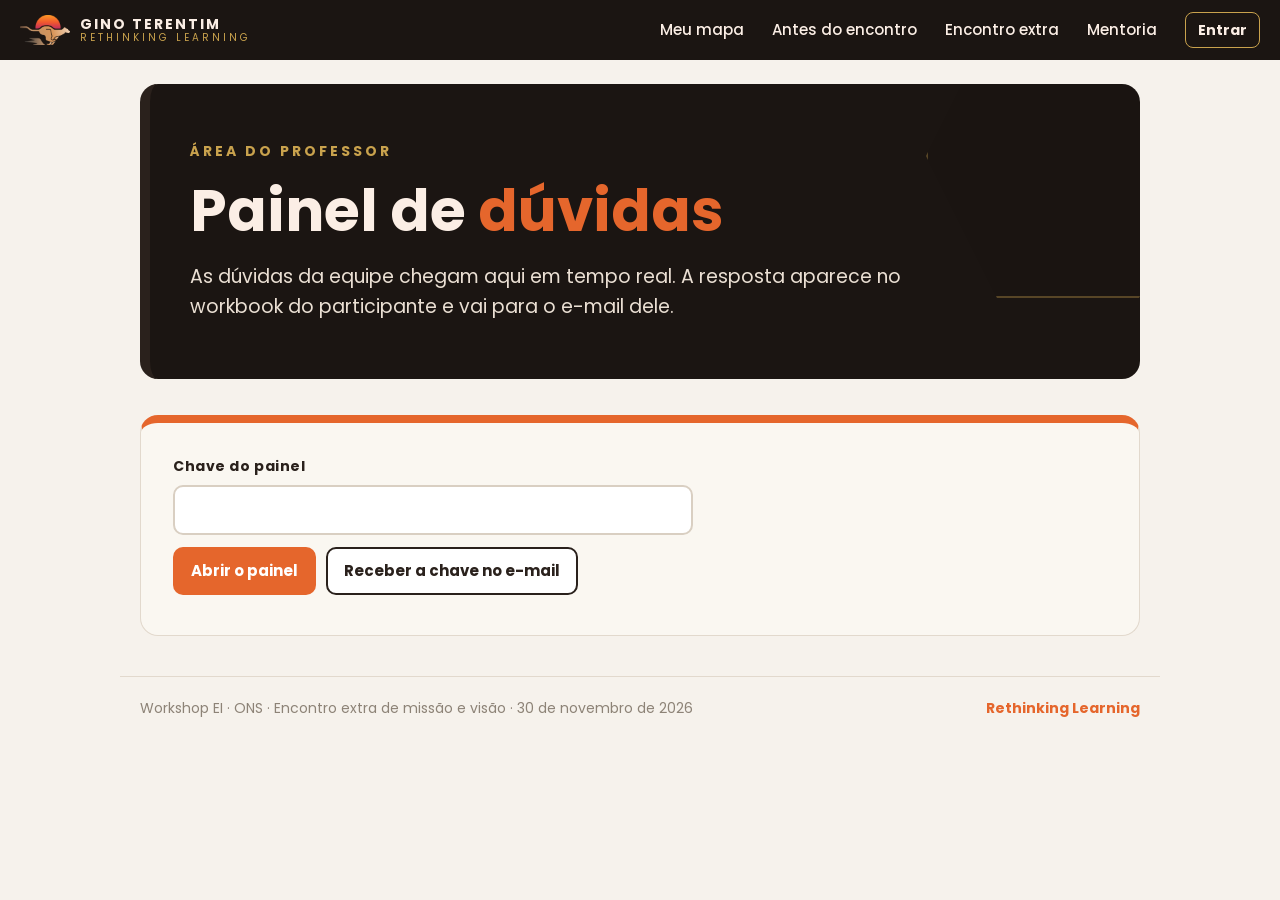
<file: docs/painel.html>
<!doctype html>
<html lang="pt-BR"><head><meta charset="utf-8"><meta name="viewport" content="width=device-width,initial-scale=1">
<title>Painel de dúvidas · Encontro extra EI</title><meta name="robots" content="noindex">
<style>@font-face{font-family:Poppins;font-weight:400;src:url(fonts/Poppins-Regular.ttf) format('truetype');font-display:swap}@font-face{font-family:Poppins;font-weight:500;src:url(fonts/Poppins-Medium.ttf) format('truetype');font-display:swap}@font-face{font-family:Poppins;font-weight:700;src:url(fonts/Poppins-Bold.ttf) format('truetype');font-display:swap}:root{--lar:#E5662C;--tinta:#2A211C;--corpo:#5A5045;--linha:#E2D9CD;--fraco:#8D8377;--claro:#F6F2EC;--papel:#FAF7F1;--escuro:#1B1512;--ouro:#C9A24D;--tom:#E5662C}
*{box-sizing:border-box}
html{scroll-behavior:smooth}
body{margin:0;font-family:Poppins,system-ui,sans-serif;font-size:17px;line-height:1.6;color:var(--corpo);background:var(--claro)}
a{color:var(--lar)}
h1,h2,h3{color:var(--tinta);line-height:1.2;margin:0 0 .5em}
h1 em,h2 em{font-style:normal;color:var(--lar)}
main{max-width:1040px;margin:0 auto;padding:0 20px 40px}
.topo{position:sticky;top:0;z-index:20;display:flex;align-items:center;gap:16px;flex-wrap:wrap;padding:10px 20px;background:var(--escuro);color:#FBEEE5}
.marca{display:flex;align-items:center;gap:10px;text-decoration:none;color:#FBEEE5}
.marca img{height:30px;width:auto}
.marca span{display:flex;flex-direction:column;line-height:1.15}
.marca b{font-size:14px;letter-spacing:2px}
.marca i{font-style:normal;font-size:10px;letter-spacing:3px;color:var(--ouro)}
.nav{margin-left:auto;display:flex;gap:4px;flex-wrap:wrap}
.nav a{color:#FBEEE5;text-decoration:none;font-size:15px;font-weight:500;padding:8px 12px;border-radius:8px}
.nav a:hover,.nav a.ativo{background:var(--lar);color:#fff}
.selo-prof{margin-left:auto;background:var(--lar);color:#fff;font-weight:700;font-size:13px;letter-spacing:2px;padding:6px 12px;border-radius:6px}
.capa{margin:24px 0 0;padding:56px 40px;border-radius:18px;background:var(--escuro);color:#EADFD3;position:relative;overflow:hidden;border-left:10px solid var(--tom)}
.capa:after{content:"";position:absolute;right:-70px;top:-70px;width:280px;height:280px;border:2px solid var(--ouro);opacity:.35;clip-path:polygon(25% 0,75% 0,100% 50%,75% 100%,25% 100%,0 50%);background:transparent;outline:2px solid var(--ouro)}
.capa__k{font-size:14px;font-weight:700;letter-spacing:3px;color:var(--ouro);margin:0 0 14px}
.capa h1{color:#FBEEE5;font-size:clamp(34px,6vw,58px);margin:0 0 16px}
.capa__l{font-size:19px;max-width:720px;margin:0}
.bloco{margin:36px 0 0;padding:32px;background:var(--papel);border:1px solid var(--linha);border-radius:18px;border-top:8px solid var(--tom)}
.bloco--abre{border-top-color:var(--lar)}
.eyebrow{display:flex;align-items:center;gap:14px;color:var(--tom);font-weight:700;font-size:15px;letter-spacing:2.5px;margin-bottom:10px}
.eyebrow i{flex:1;height:2px;background:var(--tom);opacity:.5}
.bloco h2{font-size:clamp(26px,4vw,36px)}
.bloco h3{font-size:22px;margin-top:1.2em}
.pergunta{font-size:21px;font-weight:500;color:var(--tinta);border-left:5px solid var(--tom);padding:6px 0 6px 16px;margin:14px 0}
.pergunta--at{font-size:19px;background:#fff;border-radius:0 10px 10px 0;padding:12px 16px}
.capaz{background:#fff;border:1px solid var(--linha);border-radius:12px;padding:16px 20px;margin:16px 0}
.capaz b{color:var(--tinta)}
.capaz ol{margin:8px 0 0;padding-left:22px}
.conceito{background:#fff;border:1px solid var(--linha);border-radius:14px;padding:22px 24px;margin:20px 0}
.conceito h3{margin-top:0}
.fonte{font-size:15px;color:var(--fraco);margin:10px 0 0}
.regua{background:#B04A1C;color:#FDEFE6;border-radius:14px;padding:24px;margin:20px 0}
.regua h3{color:#fff;margin-top:0}
.regua__q{font-size:22px;font-weight:700;color:#fff}
.regua .cards3>div{background:rgba(255,255,255,.12);border:0;color:#FDEFE6}
.regua .cards3 b{color:#fff}
.regua .tabela--ler{background:#fff;color:var(--corpo)}
.cards3{display:grid;grid-template-columns:repeat(auto-fit,minmax(230px,1fr));gap:14px;margin:14px 0}
.cards3>div{background:var(--papel);border:1px solid var(--linha);border-radius:12px;padding:16px 18px}
.cards3 b{display:block;color:var(--tinta);font-size:18px;margin-bottom:4px}
.cards3 p{margin:0}
.cards3 i{display:block;margin-top:8px;color:var(--fraco)}
.cards2{display:grid;grid-template-columns:repeat(auto-fit,minmax(260px,1fr));gap:16px;margin:24px 0 8px}
.cartao{display:flex;flex-direction:column;gap:6px;padding:22px;border-radius:14px;background:var(--tom);color:#fff;text-decoration:none}
.cartao span{font-size:13px;font-weight:700;letter-spacing:2px;opacity:.85}
.cartao b{font-size:22px;line-height:1.2}
.cartao i{font-style:normal;opacity:.9}
.nota-pe{color:var(--fraco);font-size:15px}
.caminho{display:grid;grid-template-columns:repeat(5,1fr);gap:10px;margin:16px 0}
.caminho__p{display:flex;flex-direction:column;align-items:center;text-align:center;gap:4px;padding:14px 8px;border-radius:12px;background:#fff;border:2px solid var(--linha);text-decoration:none;color:var(--corpo)}
.caminho__g{font-size:11px;font-weight:700;letter-spacing:1.5px;color:var(--fraco);text-transform:uppercase;min-height:34px}
.caminho__n{width:52px;height:52px;border-radius:50%;display:grid;place-items:center;font-weight:700;font-size:22px;color:var(--tom);border:3px solid var(--tom);background:var(--claro)}
.caminho__p b{color:var(--tinta);font-size:15px;line-height:1.25}
.caminho__p small{font-size:13px}
.caminho__p em{font-style:normal;font-size:13px;font-weight:500;color:var(--tom)}
.caminho__p.feito .caminho__n,.caminho__p.aqui .caminho__n{background:var(--tom);color:#fff}
.caminho__p.aqui{border-color:var(--lar);box-shadow:0 0 0 3px rgba(229,102,44,.25)}
.indice{list-style:none;padding:0;margin:10px 0;display:grid;gap:8px}
.indice li{display:flex;flex-wrap:wrap;gap:6px 16px;align-items:baseline;background:#fff;border-left:6px solid var(--tom);border-radius:0 10px 10px 0;padding:10px 14px}
.indice a{color:var(--tinta);text-decoration:none;font-weight:500}
.indice a b{color:var(--tom)}
.indice span{color:var(--fraco);font-size:15px}
.atividade{background:#fff;border:2px solid var(--tom);border-radius:16px;padding:24px;margin:24px 0}
.atividade__cab{display:flex;gap:10px;flex-wrap:wrap;margin-bottom:10px}
.selo{display:inline-block;background:var(--tom);color:#fff;font-weight:700;font-size:13px;letter-spacing:1.5px;padding:6px 12px;border-radius:999px;text-decoration:none}
.selo--miro{background:#fff;color:var(--tom);border:2px solid var(--tom)}
.atividade h3{margin-top:4px;font-size:24px}
.passos{padding-left:0;list-style:none;counter-reset:p;margin:14px 0}
.passos li{counter-increment:p;position:relative;padding:8px 0 8px 48px;border-bottom:1px solid var(--linha)}
.passos li:before{content:counter(p);position:absolute;left:0;top:7px;width:32px;height:32px;border-radius:50%;background:var(--tom);color:#fff;font-weight:700;display:grid;place-items:center}
.passos li i{font-style:normal;font-weight:700;color:var(--tom);white-space:nowrap}
.meta{display:grid;grid-template-columns:repeat(auto-fit,minmax(200px,1fr));gap:10px;margin:14px 0}
.meta div{background:var(--papel);border-radius:10px;padding:10px 14px}
.meta span{display:block;font-size:12px;font-weight:700;letter-spacing:1.5px;text-transform:uppercase;color:var(--fraco)}
.meta b{font-weight:500;color:var(--tinta);font-size:16px}
.exemplo{background:#FBEFE4;border-radius:12px;padding:14px 18px;margin:14px 0}
.exemplo>span{font-size:12px;font-weight:700;letter-spacing:1.5px;color:var(--lar)}
.exemplo p{margin:6px 0}
.registro{border:2px dashed var(--tom);border-radius:14px;padding:18px;margin:18px 0 6px;background:var(--papel)}
.registro__t{font-size:13px;font-weight:700;letter-spacing:2px;color:var(--tom)}
.campo{margin:14px 0 0}
.campo label{display:block;color:var(--tinta);margin-bottom:4px}
.dica{margin:0 0 6px;font-size:15px;color:var(--fraco)}
textarea,input[type=text],select{width:100%;font:inherit;font-size:16px;color:var(--tinta);background:#fff;border:1.5px solid #CFC4B5;border-radius:10px;padding:10px 12px}
textarea{resize:vertical;min-height:52px}
textarea:focus,input:focus,select:focus{outline:3px solid rgba(229,102,44,.35);border-color:var(--lar)}
.espelho__v{background:#fff;border:1.5px solid var(--linha);border-radius:10px;padding:10px 12px;color:var(--tinta);white-space:pre-wrap}
.notas{display:grid;grid-template-columns:repeat(auto-fit,minmax(130px,1fr));gap:10px}
.banco{margin:4px 0 8px}
.lacunas,.associar{padding-left:22px;margin:8px 0 12px}
.lacunas li,.associar li{margin:8px 0}
.lacuna{width:74px!important;display:inline-block;text-align:center;font-weight:700}
.associar li{display:grid;grid-template-columns:1fr minmax(200px,260px);gap:12px;align-items:center}
.certo{border-color:#3F7D4E!important;background:#E9F4EA!important}
.errado{border-color:#B8432F!important;background:#FBE9E5!important}
.tabela-w{overflow-x:auto;margin:10px 0}
.tabela{width:100%;border-collapse:collapse;font-size:16px}
.tabela th{background:var(--tinta);color:#FBEEE5;text-align:left;padding:10px 12px;font-size:14px;letter-spacing:.5px}
.tabela td{border:1px solid var(--linha);padding:8px 10px;vertical-align:top;background:#fff;min-width:190px}
.tabela--ler td{padding:10px 12px}
.tabela td textarea,.tabela td select{border-color:var(--linha)}
.mapa{position:relative;margin:16px 0 0;height:480px;background:#fff;border:1.5px solid var(--linha);border-radius:12px;overflow:hidden}
.mapa:before{content:"";position:absolute;left:50%;top:0;bottom:0;border-left:2px dashed var(--linha)}
.mapa:after{content:"";position:absolute;top:50%;left:0;right:0;border-top:2px dashed var(--linha)}
.mapa__q{position:absolute;font-size:12px;font-weight:700;letter-spacing:1px;color:var(--fraco);text-transform:uppercase;padding:8px 10px;z-index:1}
.mapa__n{position:absolute;z-index:2;max-width:42%;font-size:14px;line-height:1.25;font-weight:500;color:var(--tinta);padding:6px 9px;border-radius:6px;box-shadow:0 1px 0 rgba(0,0,0,.15)}
.pontos{margin:14px 0 0;background:var(--papel);border-radius:12px;padding:12px 16px}
.pontos summary{cursor:pointer;font-weight:700;color:var(--tinta)}
.btn{display:inline-block;font:inherit;font-size:15px;font-weight:700;border-radius:10px;padding:10px 16px;cursor:pointer;text-decoration:none;border:2px solid transparent}
.btn--sec{background:#fff;color:var(--tinta);border-color:var(--tinta)}
.btn--mentor{background:var(--tinta);color:#fff}
.mentor{margin:14px 0 0}
.barra{display:flex;flex-wrap:wrap;gap:10px;align-items:center;margin:18px 0 0}
.barra__s{flex:1;min-width:220px;color:var(--fraco);font-size:15px}
.prof{margin:16px 0 0;background:#2A211C;color:#EADFD3;border-radius:12px;padding:16px 20px}
.prof>span{font-size:12px;font-weight:700;letter-spacing:2px;color:var(--ouro)}
.prof__resp{background:rgba(255,255,255,.08);border-radius:10px;padding:10px 14px;margin-top:10px}
.prof__resp b{color:#fff;display:block}
.rodape{max-width:1040px;margin:0 auto;padding:20px;display:flex;justify-content:space-between;gap:12px;flex-wrap:wrap;font-size:14px;color:var(--fraco);border-top:1px solid var(--linha)}
.rodape span:last-child{color:var(--lar);font-weight:700}
@media(max-width:760px){
 body{font-size:16px}.bloco{padding:20px}.capa{padding:36px 22px}
 .caminho{grid-template-columns:1fr 1fr}.caminho__g{min-height:0}
 .associar li{grid-template-columns:1fr}
 .tabela[data-tabela] thead{display:none}
 .tabela[data-tabela] tr{display:block;margin-bottom:14px;border:1px solid var(--linha);border-radius:10px;overflow:hidden}
 .tabela[data-tabela] td{display:block;border:0;border-bottom:1px solid var(--linha)}
 .tabela[data-tabela] td:before{content:attr(data-th);display:block;font-size:12px;font-weight:700;letter-spacing:1px;color:var(--fraco);text-transform:uppercase;margin-bottom:4px}
 .mapa{height:420px}
}
@media print{
 .topo,.barra,.mentor,.btn{display:none!important}
 body{background:#fff;font-size:12pt}.bloco,.atividade,.conceito{break-inside:avoid-page;box-shadow:none}
 .bloco{break-inside:auto}.capa{background:#fff;color:#000;border:2px solid #000}.capa h1{color:#000}.capa__k{color:#000}
 textarea,input,select{border:1px solid #999}
 details.pontos{display:block}
}

/* ===== camada 2026-11 · mapa de navegação, conta e capas com foto ===== */
.btn{background:var(--lar);color:#fff}
.btn--sec{background:#fff;color:var(--tinta);border-color:var(--tinta)}
.btn--mentor{background:var(--tinta);color:#fff}
.btn--grande{font-size:17px;padding:14px 22px;margin-top:18px;width:100%}
.btn:hover{filter:brightness(1.06)}
.disco{flex:none;display:inline-grid;place-items:center;width:54px;height:54px;border-radius:50%;background:var(--tom)}
.disco svg{display:block}
.capa--foto{background-color:var(--escuro);background-image:var(--foto,none);background-position:right center;background-size:cover;background-repeat:no-repeat;min-height:380px;display:flex;flex-direction:column;justify-content:flex-end}
.capa--foto .capa__l,.capa--foto h1,.capa--foto .capa__k{max-width:640px;position:relative;z-index:1}
.capa--foto:after{opacity:.22}
.conta{display:flex;align-items:center;gap:10px;font-size:14px;color:#FBEEE5}
.conta a{color:#FBEEE5;font-weight:700;text-decoration:none;border:1.5px solid var(--ouro);padding:6px 12px;border-radius:8px}
.conta span{font-weight:700}
.conta__sair{font:inherit;font-size:13px;background:transparent;color:var(--ouro);border:1.5px solid var(--ouro);border-radius:8px;padding:5px 10px;cursor:pointer}
.aviso-conta{margin:16px 0 0;padding:14px 18px;border-radius:12px;background:#FFF4EC;border-left:6px solid var(--lar);color:var(--tinta)}
.aviso-conta .btn{margin-left:8px;padding:6px 14px}
.barra__s--ok{color:#4B6A41;font-weight:500}
.barra__s--ok:before{content:"";display:inline-block;width:9px;height:9px;border-radius:50%;background:#5E7D52;margin-right:8px;vertical-align:1px}
/* entrada */
.entrada{margin:28px 0 0;display:grid;grid-template-columns:minmax(0,1.05fr) minmax(0,1fr);gap:28px;align-items:start}
.entrada[hidden]{display:none}
.entrada__f{padding:32px;background:var(--papel);border:1px solid var(--linha);border-top:8px solid var(--lar);border-radius:18px}
.entrada__f h2{font-size:clamp(26px,4vw,34px)}
.entrada__f label{display:block;margin:16px 0 6px;color:var(--tinta)}
.entrada__f input{font-size:18px;padding:12px 14px}
.entrada__f input[name=codigo]{letter-spacing:10px;max-width:200px}
.entrada__aviso{min-height:1.6em;margin:12px 0 0;color:var(--corpo);font-weight:500}
.entrada__aviso--erro{color:#A33B12}
.entrada__passos{list-style:none;margin:0;padding:12px 0 0;display:flex;flex-direction:column;gap:22px;position:relative}
.entrada__passos:before{content:"";position:absolute;left:26px;top:40px;bottom:40px;border-left:2.5px dashed var(--ouro)}
.entrada__passos li{display:flex;gap:18px;align-items:flex-start;position:relative}
.entrada__passos b{display:block;color:var(--tinta);font-size:19px;margin-top:6px}
.entrada__passos p{margin:2px 0 0}
/* mapa do curso */
.mapa-curso{margin:36px 0 0;padding:36px 32px 32px;border-radius:18px;border:1px solid var(--linha);position:relative;overflow:hidden;
  background:var(--papel) url("data:image/svg+xml,%3Csvg%20xmlns%3D%22http%3A//www.w3.org/2000/svg%22%20width%3D%221000%22%20height%3D%22560%22%20viewBox%3D%220%200%201000%20560%22%3E%3Cg%20fill%3D%22none%22%20stroke%3D%22%23C9A24D%22%20stroke-opacity%3D%22.28%22%20stroke-width%3D%221.1%22%3E%3Cpath%20d%3D%22M219.3%2C150.0%20L220.1%2C152.6%20L220.0%2C155.2%20L219.1%2C157.8%20L217.5%2C160.1%20L215.2%2C162.2%20L212.6%2C163.9%20L209.8%2C165.5%20L207.0%2C166.8%20L204.3%2C168.0%20L201.7%2C169.2%20L199.2%2C170.3%20L196.7%2C171.4%20L194.1%2C172.4%20L191.4%2C173.3%20L188.6%2C173.9%20L185.8%2C174.3%20L182.9%2C174.4%20L180.0%2C174.2%20L177.2%2C173.9%20L174.4%2C173.5%20L171.6%2C173.1%20L168.8%2C172.7%20L165.9%2C172.4%20L162.8%2C172.1%20L159.6%2C171.6%20L156.3%2C171.0%20L153.0%2C170.0%20L150.1%2C168.6%20L147.6%2C166.8%20L145.8%2C164.6%20L144.7%2C162.2%20L144.4%2C159.6%20L144.7%2C157.0%20L145.5%2C154.5%20L146.5%2C152.2%20L147.6%2C150.0%20L148.5%2C148.0%20L149.1%2C146.0%20L149.5%2C143.9%20L149.7%2C141.8%20L149.9%2C139.6%20L150.3%2C137.3%20L151.0%2C135.0%20L152.2%2C132.7%20L153.9%2C130.7%20L156.1%2C128.9%20L158.6%2C127.4%20L161.5%2C126.3%20L164.5%2C125.4%20L167.6%2C124.7%20L170.7%2C124.3%20L173.8%2C123.9%20L176.9%2C123.6%20L180.0%2C123.4%20L183.1%2C123.4%20L186.3%2C123.6%20L189.3%2C124.2%20L192.2%2C125.2%20L194.8%2C126.5%20L197.0%2C128.1%20L198.9%2C130.0%20L200.5%2C131.9%20L201.9%2C133.8%20L203.2%2C135.5%20L204.7%2C137.2%20L206.4%2C138.7%20L208.5%2C140.2%20L210.8%2C141.7%20L213.3%2C143.4%20L215.7%2C145.3%20L217.8%2C147.6%20L219.3%2C150.0Z%22/%3E%3Cpath%20d%3D%22M259.8%2C150.0%20L260.6%2C155.2%20L259.7%2C160.4%20L257.2%2C165.3%20L253.4%2C169.8%20L248.8%2C173.7%20L243.6%2C177.2%20L238.4%2C180.3%20L233.2%2C183.1%20L228.3%2C185.8%20L223.4%2C188.4%20L218.6%2C190.9%20L213.7%2C193.3%20L208.5%2C195.3%20L203.1%2C197.0%20L197.4%2C198.1%20L191.6%2C198.7%20L185.8%2C198.7%20L180.0%2C198.3%20L174.4%2C197.8%20L168.8%2C197.2%20L163.1%2C196.6%20L157.3%2C196.2%20L151.2%2C195.8%20L144.7%2C195.2%20L138.1%2C194.3%20L131.5%2C192.8%20L125.3%2C190.5%20L120.0%2C187.3%20L115.7%2C183.3%20L112.9%2C178.7%20L111.5%2C173.7%20L111.4%2C168.5%20L112.3%2C163.4%20L113.8%2C158.6%20L115.5%2C154.2%20L116.9%2C150.0%20L117.8%2C146.0%20L118.1%2C141.9%20L118.1%2C137.7%20L118.0%2C133.3%20L118.1%2C128.6%20L118.8%2C123.8%20L120.5%2C119.1%20L123.2%2C114.7%20L127.0%2C110.8%20L131.7%2C107.4%20L137.1%2C104.6%20L143.0%2C102.5%20L149.0%2C100.8%20L155.1%2C99.4%20L161.3%2C98.3%20L167.5%2C97.3%20L173.7%2C96.6%20L180.0%2C96.3%20L186.3%2C96.4%20L192.6%2C97.2%20L198.5%2C98.8%20L204.0%2C101.1%20L208.9%2C104.1%20L213.1%2C107.5%20L216.6%2C111.2%20L219.7%2C114.9%20L222.7%2C118.4%20L225.8%2C121.6%20L229.3%2C124.4%20L233.5%2C127.1%20L238.3%2C129.9%20L243.5%2C132.9%20L248.7%2C136.4%20L253.5%2C140.4%20L257.4%2C145.0%20L259.8%2C150.0Z%22/%3E%3Cpath%20d%3D%22M300.5%2C150.0%20L300.5%2C157.8%20L298.0%2C165.4%20L293.4%2C172.5%20L287.4%2C179.0%20L280.5%2C184.7%20L273.2%2C189.9%20L266.0%2C194.6%20L259.1%2C199.1%20L252.3%2C203.5%20L245.5%2C207.8%20L238.5%2C211.9%20L231.1%2C215.6%20L223.2%2C218.7%20L214.9%2C221.0%20L206.2%2C222.4%20L197.4%2C223.0%20L188.6%2C223.0%20L180.0%2C222.5%20L171.5%2C222.0%20L163.0%2C221.5%20L154.3%2C221.2%20L145.2%2C220.9%20L135.6%2C220.5%20L125.7%2C219.7%20L115.7%2C218.0%20L106.1%2C215.3%20L97.5%2C211.1%20L90.3%2C205.7%20L85.1%2C199.2%20L82.0%2C191.9%20L80.9%2C184.2%20L81.3%2C176.6%20L82.8%2C169.3%20L84.6%2C162.5%20L86.1%2C156.1%20L87.0%2C150.0%20L86.9%2C144.0%20L86.2%2C137.8%20L85.2%2C131.2%20L84.5%2C124.2%20L84.5%2C117.0%20L85.9%2C109.8%20L89.0%2C102.8%20L93.7%2C96.3%20L99.9%2C90.7%20L107.4%2C85.9%20L115.7%2C81.9%20L124.4%2C78.7%20L133.4%2C76.0%20L142.5%2C73.8%20L151.7%2C71.8%20L161.0%2C70.2%20L170.4%2C69.1%20L180.0%2C68.7%20L189.5%2C69.3%20L198.8%2C71.1%20L207.5%2C74.0%20L215.3%2C78.1%20L222.2%2C82.9%20L228.1%2C88.3%20L233.3%2C93.6%20L238.0%2C98.8%20L242.9%2C103.4%20L248.4%2C107.5%20L254.7%2C111.2%20L262.0%2C114.9%20L270.1%2C118.9%20L278.4%2C123.5%20L286.3%2C128.9%20L293.1%2C135.2%20L298.0%2C142.4%20L300.5%2C150.0Z%22/%3E%3Cpath%20d%3D%22M340.1%2C150.0%20L338.5%2C160.3%20L334.0%2C170.1%20L327.4%2C179.2%20L319.3%2C187.6%20L310.6%2C195.1%20L301.8%2C202.1%20L293.2%2C208.7%20L284.9%2C215.2%20L276.6%2C221.5%20L268.0%2C227.6%20L258.8%2C233.3%20L248.8%2C238.2%20L238.0%2C242.2%20L226.7%2C245.0%20L215.0%2C246.6%20L203.2%2C247.3%20L191.5%2C247.4%20L180.0%2C247.2%20L168.5%2C247.0%20L156.9%2C247.0%20L144.9%2C247.2%20L132.2%2C247.2%20L119.0%2C246.8%20L105.6%2C245.4%20L92.5%2C242.5%20L80.4%2C237.9%20L70.0%2C231.5%20L62.0%2C223.4%20L56.6%2C214.0%20L53.8%2C204.0%20L53.2%2C193.8%20L54.1%2C183.9%20L55.7%2C174.7%20L57.0%2C166.1%20L57.5%2C157.9%20L56.8%2C150.0%20L55.1%2C141.9%20L52.8%2C133.4%20L50.6%2C124.3%20L49.3%2C114.8%20L49.7%2C105.0%20L52.2%2C95.3%20L57.0%2C86.2%20L64.1%2C77.9%20L72.9%2C70.7%20L83.2%2C64.5%20L94.3%2C59.3%20L105.9%2C54.9%20L117.7%2C51.0%20L129.7%2C47.6%20L141.9%2C44.7%20L154.4%2C42.4%20L167.1%2C41.1%20L180.0%2C41.0%20L192.7%2C42.5%20L204.8%2C45.6%20L216.1%2C50.3%20L226.0%2C56.3%20L234.7%2C63.1%20L242.3%2C70.1%20L249.2%2C76.8%20L256.1%2C82.8%20L263.5%2C88.1%20L272.0%2C92.8%20L281.8%2C97.2%20L292.7%2C101.8%20L304.2%2C107.1%20L315.5%2C113.5%20L325.5%2C121.1%20L333.4%2C130.0%20L338.4%2C139.7%20L340.1%2C150.0Z%22/%3E%3Cpath%20d%3D%22M377.7%2C150.0%20L374.0%2C162.6%20L367.4%2C174.5%20L358.9%2C185.5%20L349.3%2C195.6%20L339.4%2C205.1%20L329.8%2C214.0%20L320.4%2C222.8%20L311.0%2C231.4%20L301.3%2C239.8%20L290.8%2C247.8%20L279.2%2C254.9%20L266.5%2C261.0%20L252.8%2C265.6%20L238.4%2C268.8%20L223.7%2C270.7%20L209.0%2C271.7%20L194.4%2C272.3%20L180.0%2C272.7%20L165.4%2C273.3%20L150.4%2C274.2%20L134.8%2C275.0%20L118.4%2C275.4%20L101.6%2C274.6%20L84.9%2C272.0%20L69.1%2C267.3%20L55.1%2C260.2%20L43.8%2C250.9%20L35.6%2C239.8%20L30.6%2C227.5%20L28.4%2C214.8%20L28.3%2C202.4%20L29.2%2C190.7%20L30.1%2C179.8%20L30.0%2C169.6%20L28.5%2C159.8%20L25.5%2C150.0%20L21.6%2C139.7%20L17.5%2C128.8%20L14.3%2C117.1%20L12.9%2C105.0%20L14.1%2C92.7%20L18.2%2C80.8%20L25.3%2C69.7%20L34.9%2C59.8%20L46.4%2C51.0%20L59.3%2C43.5%20L73.0%2C36.8%20L87.2%2C30.9%20L101.7%2C25.6%20L116.6%2C20.9%20L131.9%2C16.9%20L147.7%2C14.1%20L163.8%2C12.9%20L180.0%2C13.5%20L195.8%2C16.4%20L210.6%2C21.3%20L224.1%2C28.0%20L236.1%2C35.9%20L246.6%2C44.3%20L256.0%2C52.5%20L265.1%2C60.0%20L274.7%2C66.4%20L285.3%2C72.0%20L297.5%2C77.0%20L311.2%2C82.0%20L325.8%2C87.6%20L340.5%2C94.5%20L354.2%2C103.0%20L365.5%2C113.2%20L373.5%2C124.7%20L377.6%2C137.2%20L377.7%2C150.0Z%22/%3E%3Cpath%20d%3D%22M412.5%2C150.0%20L406.7%2C164.7%20L398.2%2C178.5%20L388.3%2C191.3%20L377.9%2C203.3%20L367.6%2C214.8%20L357.6%2C226.0%20L347.7%2C237.0%20L337.4%2C247.9%20L326.2%2C258.3%20L313.7%2C268.0%20L299.6%2C276.5%20L284.0%2C283.4%20L267.3%2C288.7%20L249.9%2C292.4%20L232.4%2C294.8%20L214.9%2C296.5%20L197.5%2C298.0%20L180.0%2C299.6%20L162.1%2C301.5%20L143.5%2C303.5%20L124.0%2C304.9%20L103.8%2C305.2%20L83.4%2C303.4%20L63.8%2C299.1%20L46.0%2C291.8%20L30.9%2C281.6%20L19.3%2C269.0%20L11.5%2C254.7%20L7.2%2C239.6%20L5.5%2C224.6%20L5.4%2C210.3%20L5.5%2C197.0%20L4.7%2C184.8%20L2.3%2C173.2%20L-1.9%2C161.8%20L-7.6%2C150.0%20L-13.9%2C137.4%20L-19.5%2C123.9%20L-23.2%2C109.7%20L-24.0%2C95.0%20L-21.4%2C80.4%20L-15.2%2C66.5%20L-5.8%2C53.7%20L6.4%2C42.1%20L20.4%2C31.8%20L35.7%2C22.6%20L51.7%2C14.3%20L68.2%2C6.6%20L85.4%2C-0.3%20L103.1%2C-6.4%20L121.7%2C-11.3%20L140.9%2C-14.3%20L160.5%2C-15.0%20L180.0%2C-13.1%20L198.7%2C-8.6%20L216.1%2C-1.7%20L231.7%2C7.0%20L245.6%2C16.5%20L258.0%2C26.0%20L269.8%2C34.8%20L281.6%2C42.5%20L294.6%2C48.9%20L309.1%2C54.3%20L325.5%2C59.6%20L343.2%2C65.4%20L361.4%2C72.4%20L378.7%2C81.4%20L393.8%2C92.4%20L405.3%2C105.3%20L412.4%2C119.7%20L414.7%2C134.8%20L412.5%2C150.0Z%22/%3E%3Cpath%20d%3D%22M444.4%2C150.0%20L436.6%2C166.6%20L426.8%2C182.2%20L416.2%2C196.9%20L405.7%2C210.9%20L395.6%2C224.5%20L385.7%2C238.0%20L375.4%2C251.4%20L364.2%2C264.5%20L351.3%2C276.9%20L336.4%2C288.1%20L319.6%2C297.7%20L301.1%2C305.4%20L281.5%2C311.3%20L261.4%2C315.7%20L241.2%2C319.1%20L221.0%2C322.1%20L200.7%2C325.1%20L180.0%2C328.5%20L158.5%2C331.9%20L136.0%2C334.9%20L112.5%2C336.6%20L88.5%2C336.2%20L65.0%2C332.7%20L43.0%2C325.8%20L23.8%2C315.3%20L8.3%2C301.6%20L-2.9%2C285.5%20L-10.1%2C268.1%20L-13.8%2C250.5%20L-15.4%2C233.6%20L-16.4%2C217.8%20L-18.1%2C203.4%20L-21.5%2C190.0%20L-27.1%2C177.1%20L-34.6%2C163.9%20L-43.1%2C150.0%20L-51.3%2C135.0%20L-57.8%2C118.9%20L-61.3%2C102.1%20L-60.9%2C85.1%20L-56.3%2C68.4%20L-47.7%2C52.6%20L-35.8%2C38.1%20L-21.3%2C24.9%20L-5.2%2C12.8%20L12.1%2C1.8%20L30.1%2C-8.5%20L49.0%2C-18.1%20L68.7%2C-26.8%20L89.5%2C-34.1%20L111.5%2C-39.5%20L134.2%2C-42.2%20L157.3%2C-42.0%20L180.0%2C-38.4%20L201.5%2C-31.9%20L221.2%2C-23.1%20L238.9%2C-12.9%20L254.8%2C-2.3%20L269.6%2C7.7%20L284.2%2C16.4%20L299.6%2C23.5%20L316.6%2C29.4%20L335.6%2C34.8%20L356.3%2C40.4%20L377.9%2C47.4%20L398.9%2C56.4%20L417.9%2C67.8%20L433.2%2C81.7%20L443.8%2C97.6%20L448.9%2C114.9%20L448.9%2C132.6%20L444.4%2C150.0Z%22/%3E%3Cpath%20d%3D%22M916.5%2C420.0%20L915.4%2C422.3%20L914.1%2C424.5%20L912.8%2C426.5%20L911.6%2C428.5%20L910.5%2C430.5%20L909.3%2C432.5%20L907.9%2C434.5%20L906.4%2C436.4%20L904.5%2C438.1%20L902.3%2C439.7%20L899.9%2C441.0%20L897.2%2C442.1%20L894.4%2C442.9%20L891.6%2C443.6%20L888.8%2C444.3%20L885.9%2C444.9%20L883.0%2C445.6%20L880.0%2C446.3%20L876.8%2C446.9%20L873.5%2C447.4%20L870.0%2C447.6%20L866.6%2C447.3%20L863.3%2C446.5%20L860.4%2C445.2%20L857.9%2C443.3%20L856.1%2C441.1%20L854.8%2C438.7%20L854.0%2C436.2%20L853.5%2C433.7%20L853.2%2C431.5%20L852.8%2C429.4%20L852.2%2C427.5%20L851.2%2C425.7%20L850.0%2C423.9%20L848.7%2C422.0%20L847.3%2C420.0%20L846.1%2C417.8%20L845.3%2C415.5%20L845.1%2C413.1%20L845.4%2C410.7%20L846.3%2C408.4%20L847.7%2C406.2%20L849.4%2C404.2%20L851.5%2C402.3%20L853.7%2C400.5%20L856.1%2C398.9%20L858.5%2C397.3%20L861.2%2C395.8%20L864.0%2C394.5%20L867.0%2C393.5%20L870.2%2C392.9%20L873.5%2C392.6%20L876.8%2C392.9%20L880.0%2C393.6%20L883.0%2C394.6%20L885.7%2C395.9%20L888.2%2C397.3%20L890.5%2C398.6%20L892.7%2C399.8%20L895.0%2C400.7%20L897.5%2C401.5%20L900.3%2C402.1%20L903.3%2C402.8%20L906.4%2C403.6%20L909.5%2C404.7%20L912.3%2C406.2%20L914.7%2C408.0%20L916.5%2C410.2%20L917.5%2C412.6%20L917.7%2C415.1%20L917.4%2C417.6%20L916.5%2C420.0Z%22/%3E%3Cpath%20d%3D%22M950.8%2C420.0%20L948.7%2C424.5%20L946.5%2C428.7%20L944.5%2C432.8%20L942.6%2C436.9%20L940.6%2C440.9%20L938.5%2C445.0%20L935.9%2C449.0%20L932.7%2C452.7%20L928.8%2C456.2%20L924.4%2C459.2%20L919.4%2C461.7%20L914.2%2C463.8%20L908.7%2C465.7%20L903.3%2C467.3%20L897.7%2C469.0%20L892.1%2C470.7%20L886.2%2C472.5%20L880.0%2C474.2%20L873.4%2C475.6%20L866.6%2C476.4%20L859.6%2C476.4%20L852.8%2C475.4%20L846.5%2C473.2%20L841.0%2C470.0%20L836.7%2C465.8%20L833.4%2C461.1%20L831.2%2C456.1%20L829.8%2C451.2%20L828.8%2C446.6%20L827.7%2C442.4%20L826.3%2C438.5%20L824.4%2C435.0%20L821.8%2C431.5%20L818.9%2C428.0%20L815.8%2C424.2%20L813.0%2C420.0%20L810.9%2C415.5%20L809.7%2C410.8%20L809.7%2C406.0%20L810.8%2C401.3%20L812.9%2C396.8%20L815.9%2C392.6%20L819.4%2C388.6%20L823.4%2C384.8%20L827.6%2C381.2%20L832.1%2C377.7%20L836.9%2C374.4%20L842.1%2C371.4%20L847.8%2C368.9%20L854.0%2C367.0%20L860.4%2C365.9%20L867.1%2C365.8%20L873.7%2C366.7%20L880.0%2C368.3%20L885.8%2C370.5%20L891.2%2C372.9%20L896.1%2C375.4%20L900.9%2C377.5%20L905.6%2C379.3%20L910.7%2C380.6%20L916.2%2C381.7%20L922.2%2C382.7%20L928.5%2C384.0%20L934.9%2C385.9%20L940.9%2C388.4%20L946.1%2C391.7%20L950.1%2C395.8%20L952.8%2C400.4%20L953.9%2C405.3%20L953.8%2C410.4%20L952.6%2C415.3%20L950.8%2C420.0Z%22/%3E%3Cpath%20d%3D%22M983.2%2C420.0%20L980.5%2C426.5%20L977.9%2C432.8%20L975.5%2C439.0%20L973.2%2C445.1%20L970.7%2C451.3%20L967.6%2C457.5%20L963.7%2C463.4%20L958.7%2C468.9%20L952.8%2C473.9%20L946.0%2C478.2%20L938.6%2C482.0%20L930.9%2C485.3%20L923.0%2C488.4%20L915.1%2C491.4%20L907.0%2C494.5%20L898.5%2C497.8%20L889.6%2C500.9%20L880.0%2C503.8%20L869.9%2C505.9%20L859.4%2C506.7%20L848.9%2C506.1%20L838.9%2C503.6%20L830.0%2C499.5%20L822.5%2C493.8%20L816.6%2C487.1%20L812.3%2C479.7%20L809.3%2C472.4%20L807.1%2C465.3%20L805.1%2C458.9%20L802.7%2C453.1%20L799.5%2C447.8%20L795.5%2C442.8%20L790.9%2C437.7%20L785.9%2C432.3%20L781.2%2C426.4%20L777.3%2C420.0%20L774.7%2C413.2%20L773.7%2C406.1%20L774.4%2C399.0%20L776.7%2C392.2%20L780.3%2C385.6%20L784.8%2C379.3%20L789.9%2C373.3%20L795.5%2C367.5%20L801.5%2C361.9%20L808.0%2C356.5%20L815.1%2C351.4%20L823.0%2C346.9%20L831.7%2C343.3%20L841.1%2C340.9%20L851.0%2C339.8%20L861.0%2C340.1%20L870.8%2C341.7%20L880.0%2C344.3%20L888.6%2C347.5%20L896.5%2C350.7%20L904.0%2C353.7%20L911.4%2C356.0%20L919.2%2C357.8%20L927.5%2C359.0%20L936.6%2C360.2%20L946.1%2C361.6%20L955.9%2C363.8%20L965.3%2C367.0%20L973.7%2C371.4%20L980.6%2C377.0%20L985.4%2C383.6%20L988.1%2C390.9%20L988.8%2C398.4%20L987.9%2C405.9%20L985.8%2C413.1%20L983.2%2C420.0Z%22/%3E%3Cpath%20d%3D%22M1014.3%2C420.0%20L1011.4%2C428.5%20L1008.9%2C436.8%20L1006.6%2C445.1%20L1004.0%2C453.4%20L1000.8%2C461.7%20L996.6%2C469.9%20L991.1%2C477.6%20L984.2%2C484.7%20L976.0%2C491.1%20L967.0%2C496.8%20L957.4%2C501.9%20L947.5%2C506.6%20L937.5%2C511.3%20L927.3%2C516.2%20L916.6%2C521.2%20L905.3%2C526.3%20L893.1%2C531.0%20L880.0%2C534.9%20L866.1%2C537.3%20L852.0%2C537.6%20L838.2%2C535.6%20L825.4%2C531.2%20L814.2%2C524.5%20L805.0%2C516.2%20L798.0%2C506.8%20L792.7%2C497.1%20L788.7%2C487.6%20L785.2%2C478.9%20L781.5%2C471.1%20L777.0%2C464.1%20L771.4%2C457.5%20L764.9%2C451.0%20L757.8%2C444.2%20L750.9%2C436.9%20L744.9%2C428.8%20L740.5%2C420.0%20L738.0%2C410.8%20L737.8%2C401.4%20L739.7%2C392.2%20L743.4%2C383.2%20L748.4%2C374.5%20L754.2%2C366.2%20L760.7%2C358.1%20L767.7%2C350.2%20L775.4%2C342.5%20L783.9%2C335.1%20L793.4%2C328.4%20L804.1%2C322.6%20L816.0%2C318.3%20L828.7%2C315.7%20L842.0%2C314.9%20L855.2%2C315.9%20L868.0%2C318.4%20L880.0%2C321.7%20L891.2%2C325.4%20L901.7%2C328.7%20L912.0%2C331.5%20L922.6%2C333.3%20L933.8%2C334.5%20L945.9%2C335.5%20L958.8%2C336.6%20L972.1%2C338.7%20L985.2%2C342.1%20L997.1%2C347.2%20L1007.3%2C354.0%20L1014.9%2C362.3%20L1019.8%2C371.7%20L1021.9%2C381.7%20L1021.8%2C391.9%20L1020.0%2C401.7%20L1017.3%2C411.1%20L1014.3%2C420.0Z%22/%3E%3Cpath%20d%3D%22M1044.8%2C420.0%20L1042.3%2C430.5%20L1040.2%2C440.9%20L1037.9%2C451.3%20L1035.0%2C461.8%20L1030.9%2C472.1%20L1025.2%2C482.1%20L1017.8%2C491.5%20L1008.8%2C500.1%20L998.6%2C507.8%20L987.5%2C514.9%20L976.0%2C521.6%20L964.3%2C528.2%20L952.4%2C535.0%20L940.0%2C542.1%20L926.8%2C549.4%20L912.5%2C556.4%20L896.8%2C562.5%20L880.0%2C567.0%20L862.4%2C569.1%20L844.7%2C568.3%20L827.8%2C564.3%20L812.5%2C557.3%20L799.5%2C547.9%20L788.9%2C536.8%20L780.7%2C525.0%20L774.2%2C513.4%20L768.7%2C502.4%20L763.2%2C492.6%20L757.0%2C483.8%20L749.7%2C475.7%20L741.2%2C468.0%20L731.9%2C459.9%20L722.6%2C451.2%20L714.1%2C441.7%20L707.4%2C431.2%20L703.1%2C420.0%20L701.5%2C408.4%20L702.5%2C396.8%20L705.8%2C385.4%20L710.8%2C374.4%20L717.0%2C363.7%20L723.9%2C353.3%20L731.5%2C343.0%20L739.8%2C332.9%20L749.1%2C323.1%20L759.7%2C313.8%20L771.9%2C305.6%20L785.7%2C299.0%20L800.9%2C294.4%20L817.1%2C292.0%20L833.6%2C291.8%20L849.9%2C293.5%20L865.4%2C296.5%20L880.0%2C300.1%20L893.8%2C303.6%20L907.1%2C306.3%20L920.5%2C308.0%20L934.6%2C308.8%20L949.8%2C309.2%20L966.0%2C309.7%20L982.9%2C311.2%20L999.8%2C314.3%20L1015.6%2C319.5%20L1029.5%2C327.1%20L1040.6%2C336.7%20L1048.3%2C348.0%20L1052.6%2C360.4%20L1053.9%2C373.1%20L1052.9%2C385.7%20L1050.6%2C397.7%20L1047.6%2C409.1%20L1044.8%2C420.0Z%22/%3E%3Cpath%20d%3D%22M1075.6%2C420.0%20L1073.8%2C432.6%20L1072.0%2C445.1%20L1069.7%2C457.7%20L1066.1%2C470.2%20L1060.7%2C482.4%20L1053.2%2C494.1%20L1043.8%2C504.9%20L1032.7%2C514.9%20L1020.6%2C524.1%20L1007.8%2C532.8%20L994.8%2C541.4%20L981.6%2C550.3%20L967.9%2C559.7%20L953.4%2C569.4%20L937.5%2C579.0%20L920.0%2C587.8%20L900.7%2C595.0%20L880.0%2C599.4%20L858.7%2C600.5%20L837.7%2C597.7%20L818.1%2C591.2%20L800.7%2C581.4%20L786.1%2C569.2%20L774.2%2C555.8%20L764.6%2C542.1%20L756.4%2C529.1%20L748.6%2C517.3%20L740.3%2C506.8%20L730.9%2C497.3%20L720.1%2C488.4%20L708.4%2C479.3%20L696.4%2C469.5%20L685.2%2C458.7%20L675.9%2C446.7%20L669.3%2C433.7%20L665.7%2C420.0%20L665.4%2C406.1%20L667.8%2C392.3%20L672.5%2C378.8%20L678.6%2C365.7%20L685.7%2C352.9%20L693.5%2C340.2%20L702.1%2C327.7%20L711.7%2C315.4%20L722.9%2C303.6%20L735.9%2C292.8%20L751.1%2C283.6%20L768.2%2C276.6%20L786.9%2C272.1%20L806.4%2C270.2%20L826.0%2C270.7%20L845.0%2C272.8%20L863.0%2C275.9%20L880.0%2C279.0%20L896.4%2C281.4%20L912.7%2C282.6%20L929.7%2C282.7%20L947.8%2C282.0%20L967.2%2C281.4%20L987.7%2C281.8%20L1008.5%2C284.1%20L1028.5%2C288.9%20L1046.6%2C296.6%20L1061.7%2C307.1%20L1072.9%2C319.9%20L1080.1%2C334.4%20L1083.6%2C349.7%20L1084.1%2C365.0%20L1082.7%2C379.8%20L1080.3%2C393.8%20L1077.7%2C407.2%20L1075.6%2C420.0Z%22/%3E%3Cpath%20d%3D%22M1107.2%2C420.0%20L1106.2%2C434.7%20L1104.7%2C449.3%20L1101.8%2C464.0%20L1097.0%2C478.5%20L1089.8%2C492.5%20L1080.3%2C505.7%20L1068.8%2C517.9%20L1055.9%2C529.3%20L1042.3%2C540.2%20L1028.3%2C550.9%20L1014.2%2C561.9%20L999.7%2C573.6%20L984.4%2C585.8%20L967.5%2C598.2%20L948.7%2C610.0%20L927.6%2C620.1%20L904.5%2C627.5%20L880.0%2C631.1%20L855.2%2C630.3%20L831.2%2C625.0%20L809.2%2C615.6%20L790.1%2C603.0%20L773.9%2C588.5%20L760.5%2C573.3%20L749.1%2C558.5%20L738.5%2C545.0%20L727.6%2C532.9%20L715.7%2C522.1%20L702.4%2C512.1%20L687.9%2C502.2%20L673.0%2C491.5%20L658.7%2C479.7%20L646.4%2C466.4%20L636.9%2C451.8%20L631.0%2C436.1%20L628.8%2C420.0%20L629.9%2C403.8%20L633.7%2C387.8%20L639.5%2C372.3%20L646.4%2C357.0%20L654.1%2C342.0%20L662.6%2C327.0%20L672.2%2C312.2%20L683.5%2C297.8%20L696.9%2C284.4%20L712.9%2C272.5%20L731.4%2C262.8%20L752.1%2C255.8%20L774.1%2C251.8%20L796.7%2C250.6%20L819.0%2C251.4%20L840.4%2C253.5%20L860.6%2C255.9%20L880.0%2C257.5%20L899.1%2C257.9%20L918.8%2C256.9%20L939.7%2C254.9%20L962.2%2C252.8%20L986.1%2C251.5%20L1010.8%2C252.2%20L1035.1%2C255.9%20L1057.7%2C263.2%20L1077.2%2C273.9%20L1092.7%2C287.8%20L1103.6%2C304.0%20L1110.1%2C321.6%20L1112.9%2C339.6%20L1113.0%2C357.2%20L1111.7%2C374.0%20L1109.9%2C390.0%20L1108.4%2C405.2%20L1107.2%2C420.0Z%22/%3E%3Cpath%20d%3D%22M1140.2%2C420.0%20L1139.8%2C436.8%20L1138.0%2C453.7%20L1134.1%2C470.4%20L1127.6%2C486.7%20L1118.3%2C502.3%20L1106.6%2C516.9%20L1093.3%2C530.6%20L1078.9%2C543.6%20L1064.3%2C556.5%20L1049.5%2C569.6%20L1034.6%2C583.5%20L1018.9%2C598.2%20L1001.7%2C613.4%20L982.3%2C628.3%20L960.2%2C641.7%20L935.3%2C652.4%20L908.2%2C659.2%20L880.0%2C661.0%20L851.9%2C657.7%20L825.4%2C649.5%20L801.4%2C637.3%20L780.6%2C622.3%20L762.9%2C606.1%20L747.6%2C589.9%20L733.5%2C574.9%20L719.7%2C561.5%20L704.9%2C549.7%20L688.7%2C538.9%20L671.2%2C528.3%20L653.0%2C517.1%20L635.3%2C504.5%20L619.4%2C490.2%20L606.6%2C474.3%20L597.8%2C456.9%20L593.1%2C438.6%20L592.4%2C420.0%20L594.9%2C401.5%20L599.8%2C383.4%20L606.2%2C365.7%20L613.6%2C348.2%20L621.8%2C330.8%20L631.1%2C313.5%20L642.0%2C296.6%20L655.4%2C280.4%20L671.7%2C265.7%20L691.1%2C253.2%20L713.2%2C243.6%20L737.5%2C237.1%20L762.8%2C233.8%20L788.1%2C232.9%20L812.6%2C233.7%20L835.9%2C234.9%20L858.2%2C235.6%20L880.0%2C234.9%20L902.1%2C232.5%20L925.5%2C228.8%20L950.7%2C224.6%20L977.7%2C221.2%20L1006.0%2C219.8%20L1034.6%2C221.7%20L1061.8%2C227.6%20L1086.3%2C237.9%20L1106.6%2C252.2%20L1121.9%2C269.6%20L1132.3%2C289.1%20L1138.2%2C309.6%20L1140.7%2C329.9%20L1141.2%2C349.6%20L1140.7%2C368.3%20L1140.3%2C386.0%20L1140.2%2C403.1%20L1140.2%2C420.0Z%22/%3E%3Cpath%20d%3D%22M593.1%2C40.0%20L592.5%2C42.1%20L592.1%2C44.2%20L591.6%2C46.3%20L591.0%2C48.4%20L590.2%2C50.4%20L589.1%2C52.4%20L587.6%2C54.3%20L585.8%2C56.1%20L583.8%2C57.6%20L581.5%2C59.0%20L579.2%2C60.3%20L576.9%2C61.6%20L574.5%2C63.0%20L572.0%2C64.3%20L569.3%2C65.8%20L566.5%2C67.1%20L563.4%2C68.4%20L560.0%2C69.3%20L556.5%2C69.7%20L552.9%2C69.6%20L549.6%2C68.9%20L546.5%2C67.5%20L543.8%2C65.7%20L541.7%2C63.5%20L540.0%2C61.1%20L538.7%2C58.8%20L537.7%2C56.6%20L536.6%2C54.5%20L535.4%2C52.7%20L534.0%2C51.1%20L532.4%2C49.5%20L530.5%2C47.9%20L528.7%2C46.2%20L527.0%2C44.3%20L525.6%2C42.2%20L524.7%2C40.0%20L524.3%2C37.7%20L524.5%2C35.4%20L525.1%2C33.1%20L526.1%2C30.9%20L527.3%2C28.7%20L528.7%2C26.6%20L530.3%2C24.6%20L532.0%2C22.6%20L533.8%2C20.6%20L535.9%2C18.8%20L538.4%2C17.1%20L541.1%2C15.8%20L544.1%2C14.8%20L547.4%2C14.3%20L550.7%2C14.2%20L553.9%2C14.6%20L557.1%2C15.2%20L560.0%2C15.9%20L562.8%2C16.7%20L565.4%2C17.3%20L568.1%2C17.7%20L570.9%2C17.9%20L573.9%2C18.0%20L577.1%2C18.1%20L580.4%2C18.4%20L583.8%2C19.0%20L587.0%2C20.0%20L589.8%2C21.5%20L592.1%2C23.4%20L593.7%2C25.6%20L594.6%2C28.0%20L594.9%2C30.6%20L594.8%2C33.1%20L594.3%2C35.5%20L593.7%2C37.8%20L593.1%2C40.0Z%22/%3E%3Cpath%20d%3D%22M625.3%2C40.0%20L624.6%2C44.2%20L624.0%2C48.4%20L623.2%2C52.5%20L622.0%2C56.7%20L620.3%2C60.8%20L617.8%2C64.7%20L614.7%2C68.4%20L611.0%2C71.7%20L607.0%2C74.8%20L602.7%2C77.7%20L598.3%2C80.5%20L593.8%2C83.4%20L589.2%2C86.4%20L584.4%2C89.6%20L579.1%2C92.8%20L573.3%2C95.7%20L566.9%2C98.1%20L560.0%2C99.6%20L552.9%2C100.1%20L545.9%2C99.3%20L539.3%2C97.2%20L533.4%2C94.0%20L528.5%2C90.0%20L524.5%2C85.5%20L521.3%2C80.9%20L518.6%2C76.5%20L516.1%2C72.5%20L513.5%2C68.9%20L510.4%2C65.7%20L507.0%2C62.7%20L503.1%2C59.6%20L499.2%2C56.4%20L495.4%2C52.8%20L492.3%2C48.8%20L490.0%2C44.5%20L488.7%2C40.0%20L488.5%2C35.4%20L489.2%2C30.8%20L490.7%2C26.2%20L492.8%2C21.9%20L495.2%2C17.6%20L497.8%2C13.4%20L500.7%2C9.2%20L503.9%2C5.1%20L507.6%2C1.2%20L511.9%2C-2.4%20L517.0%2C-5.5%20L522.6%2C-7.9%20L528.8%2C-9.5%20L535.3%2C-10.2%20L541.9%2C-10.1%20L548.3%2C-9.3%20L554.3%2C-8.3%20L560.0%2C-7.2%20L565.5%2C-6.3%20L570.9%2C-5.7%20L576.5%2C-5.6%20L582.4%2C-5.7%20L588.8%2C-5.8%20L595.6%2C-5.7%20L602.5%2C-5.0%20L609.2%2C-3.5%20L615.3%2C-1.0%20L620.5%2C2.4%20L624.3%2C6.6%20L626.9%2C11.4%20L628.1%2C16.5%20L628.3%2C21.6%20L627.9%2C26.5%20L627.0%2C31.2%20L626.1%2C35.7%20L625.3%2C40.0Z%22/%3E%3Cpath%20d%3D%22M657.4%2C40.0%20L656.9%2C46.3%20L656.2%2C52.6%20L655.0%2C58.9%20L653.0%2C65.1%20L650.0%2C71.1%20L646.0%2C76.8%20L641.1%2C82.1%20L635.6%2C87.0%20L629.7%2C91.6%20L623.6%2C96.1%20L617.5%2C100.8%20L611.2%2C105.7%20L604.6%2C110.8%20L597.4%2C116.0%20L589.3%2C121.1%20L580.3%2C125.4%20L570.5%2C128.7%20L560.0%2C130.4%20L549.3%2C130.2%20L539.0%2C128.1%20L529.5%2C124.2%20L521.2%2C118.9%20L514.2%2C112.7%20L508.5%2C106.1%20L503.6%2C99.7%20L499.2%2C93.7%20L494.7%2C88.4%20L489.8%2C83.7%20L484.2%2C79.3%20L478.2%2C75.0%20L471.8%2C70.4%20L465.7%2C65.4%20L460.4%2C59.8%20L456.2%2C53.6%20L453.5%2C46.9%20L452.4%2C40.0%20L452.8%2C33.1%20L454.4%2C26.2%20L456.8%2C19.5%20L459.8%2C13.0%20L463.1%2C6.5%20L466.8%2C0.2%20L471.0%2C-6.2%20L475.8%2C-12.3%20L481.5%2C-18.1%20L488.3%2C-23.3%20L496.1%2C-27.6%20L504.9%2C-30.6%20L514.4%2C-32.5%20L524.1%2C-33.1%20L533.7%2C-32.7%20L542.9%2C-31.8%20L551.7%2C-30.6%20L560.0%2C-29.8%20L568.2%2C-29.4%20L576.6%2C-29.6%20L585.4%2C-30.3%20L595.0%2C-31.1%20L605.1%2C-31.7%20L615.6%2C-31.4%20L626.1%2C-29.9%20L635.8%2C-26.9%20L644.3%2C-22.5%20L651.1%2C-16.7%20L656.0%2C-9.8%20L658.9%2C-2.3%20L660.2%2C5.4%20L660.3%2C13.0%20L659.6%2C20.2%20L658.8%2C27.1%20L658.0%2C33.6%20L657.4%2C40.0Z%22/%3E%3Cpath%20d%3D%22M690.0%2C40.0%20L689.8%2C48.4%20L688.9%2C56.8%20L687.0%2C65.2%20L683.8%2C73.4%20L679.3%2C81.2%20L673.5%2C88.6%20L666.9%2C95.4%20L659.6%2C101.9%20L652.2%2C108.3%20L644.7%2C114.8%20L637.1%2C121.6%20L629.2%2C128.8%20L620.6%2C136.3%20L611.0%2C143.7%20L600.0%2C150.4%20L587.6%2C155.9%20L574.1%2C159.5%20L560.0%2C160.6%20L545.9%2C159.2%20L532.6%2C155.3%20L520.5%2C149.3%20L510.0%2C141.8%20L501.1%2C133.6%20L493.4%2C125.4%20L486.5%2C117.7%20L479.8%2C110.8%20L472.6%2C104.7%20L464.8%2C99.2%20L456.2%2C93.8%20L447.2%2C88.2%20L438.4%2C82.0%20L430.4%2C74.9%20L423.9%2C67.0%20L419.2%2C58.4%20L416.7%2C49.3%20L416.2%2C40.0%20L417.4%2C30.8%20L419.8%2C21.7%20L423.0%2C12.8%20L426.8%2C4.1%20L430.9%2C-4.6%20L435.6%2C-13.2%20L441.1%2C-21.7%20L447.7%2C-29.8%20L455.7%2C-37.2%20L465.3%2C-43.6%20L476.3%2C-48.6%20L488.3%2C-51.9%20L501.0%2C-53.7%20L513.7%2C-54.2%20L526.1%2C-53.7%20L537.9%2C-53.0%20L549.1%2C-52.4%20L560.0%2C-52.5%20L571.0%2C-53.5%20L582.6%2C-55.1%20L595.1%2C-57.0%20L608.5%2C-58.7%20L622.6%2C-59.4%20L636.8%2C-58.6%20L650.5%2C-55.8%20L662.9%2C-50.8%20L673.2%2C-43.9%20L681.1%2C-35.3%20L686.5%2C-25.6%20L689.6%2C-15.4%20L690.9%2C-5.2%20L691.0%2C4.7%20L690.7%2C14.1%20L690.3%2C23.0%20L690.1%2C31.6%20L690.0%2C40.0Z%22/%3E%3C/g%3E%3C/svg%3E") center/cover no-repeat}
.mapa-curso__cab{display:flex;gap:20px;align-items:flex-start;justify-content:space-between}
.mapa-curso__cab h2{font-size:clamp(28px,4.4vw,40px)}
.mapa-curso__cab p{max-width:640px}
.rosa{flex:none;opacity:.55;transform:rotate(-12deg);margin:-10px -6px 0 0}
.cards3--claro>div{background:rgba(255,255,255,.82)}
.cartao--mentor{flex-direction:row;align-items:center;gap:18px;margin-top:18px}
.cartao--mentor>span:last-child{display:flex;flex-direction:column;gap:4px}
.cartao__k{font-size:13px;font-weight:700;letter-spacing:2px;color:var(--ouro)}
/* rota: cinco paradas ligadas */
.rota{position:relative;display:grid;grid-template-columns:repeat(5,1fr);gap:8px;margin:22px 0 10px}
.rota__linha{position:absolute;left:0;top:0;width:100%;height:160px;overflow:visible;pointer-events:none}
.rota__linha path{fill:none;stroke:var(--lar);stroke-width:3;stroke-dasharray:2 9;stroke-linecap:round;vector-effect:non-scaling-stroke}
.parada{position:relative;z-index:1;display:flex;flex-direction:column;align-items:center;text-align:center;gap:3px;text-decoration:none;color:var(--corpo)}
.parada:nth-of-type(even){margin-top:62px}
.parada__foto{position:relative;width:96px;height:96px;border-radius:50%;background:var(--tom) center/cover no-repeat;border:5px solid var(--tom);box-shadow:0 0 0 5px var(--papel);margin-bottom:8px;transition:transform .2s}
a.parada:hover .parada__foto{transform:scale(1.06)}
.parada__n{position:absolute;left:-8px;bottom:-4px;width:34px;height:34px;border-radius:50%;display:grid;place-items:center;background:var(--escuro);color:#fff;font-weight:700;font-size:16px;border:3px solid #fff}
.parada__ic{position:absolute;right:-10px;top:-8px;width:40px;height:40px;border-radius:50%;display:grid;place-items:center;background:var(--tom);border:3px solid #fff}
.parada__k{font-size:12px;font-weight:700;letter-spacing:1.6px;color:var(--tom)}
.parada b{color:var(--tinta);font-size:16px;line-height:1.25}
.parada em{font-style:normal;font-size:13.5px;line-height:1.35}
.parada__c{margin-top:6px;font-size:13px;font-weight:700;color:var(--tom);min-height:1.4em}
.parada.aqui .parada__foto{box-shadow:0 0 0 5px var(--papel),0 0 0 9px var(--lar);animation:pulso 2.4s ease-in-out infinite}
@keyframes pulso{50%{box-shadow:0 0 0 5px var(--papel),0 0 0 14px rgba(229,102,44,.35)}}
.parada.feito .parada__n,.parada--feita .parada__n{background:var(--tom)}
.parada--feita .parada__c:before{content:"✓ "}
.parada--breve .parada__foto{filter:grayscale(.7) brightness(1.12) contrast(.85)}
.parada--breve .parada__c{color:var(--fraco)}
.rota__fases{grid-column:1/-1;display:grid;grid-template-columns:repeat(5,1fr);gap:8px;margin-top:14px}
.rota__fases span{border-top:2px solid var(--ouro);padding-top:8px;text-align:center;font-size:12px;font-weight:700;letter-spacing:1.8px;text-transform:uppercase;color:#8A6C2C;position:relative}
.rota__fases span:before,.rota__fases span:after{content:"";position:absolute;top:-7px;width:2px;height:12px;background:var(--ouro)}
.rota__fases span:before{left:0}.rota__fases span:after{right:0}
.rota--grande .rota__linha{height:200px}
.rota--grande .parada__foto{width:124px;height:124px}
.rota--grande .parada:nth-of-type(even){margin-top:76px}
.rota--grande .parada b{font-size:17px}
/* títulos de bloco com ícone */
.bloco__t{display:flex;align-items:center;gap:16px;margin-bottom:.5em}
.bloco__t h2{margin:0}
.bloco__t .disco{width:58px;height:58px}
/* complete a frase */
.completar{margin:22px 0 0;padding:26px 28px;border-radius:16px;background:var(--escuro);color:#EADFD3;border-left:8px solid var(--tom)}
.completar__k{font-size:13px;font-weight:700;letter-spacing:3px;color:var(--ouro)}
.completar__f{font-size:clamp(24px,3.6vw,32px);font-weight:700;color:#FBEEE5;line-height:1.3;margin:8px 0 4px}
.completar__l{display:inline-block;width:5.5em;border-bottom:4px solid var(--lar);vertical-align:-4px}
.completar label{color:#FBEEE5}
.completar input{background:#fff}
details.resposta{margin:16px 0 0;border-top:1px solid rgba(255,255,255,.18);padding-top:12px}
details.resposta summary{color:var(--ouro)}
details.resposta p{margin:10px 0 0}
details.resposta b{color:#FFB48A}
@media(max-width:760px){
  .entrada{grid-template-columns:1fr}
  .capa--foto{min-height:300px;background-position:70% center}
  .rota{grid-template-columns:1fr;gap:16px;padding-left:4px}
  .rota__linha{display:none}
  .rota:before{content:"";position:absolute;left:46px;top:30px;bottom:60px;border-left:3px dotted var(--lar)}
  .parada,.rota--grande .parada{display:grid;grid-template-columns:100px 1fr;column-gap:12px;align-items:start;text-align:left;margin-top:0!important}
  .parada__foto,.rota--grande .parada__foto{width:84px;height:84px;margin:0;grid-row:1/span 4}
  .parada>*:not(.parada__foto){grid-column:2;margin:0}
  .parada__k{margin-top:4px!important}
  .rota__fases{display:none}
  .mapa-curso{padding:26px 18px}
  .rosa{display:none}
}
@media print{.rota__linha,.rosa,.entrada,.conta,.aviso-conta{display:none!important}.parada.aqui .parada__foto{animation:none}}

input[type=email],input[type=password]{width:100%;font:inherit;font-size:18px;color:var(--tinta);background:#fff;border:1.5px solid #CFC4B5;border-radius:10px;padding:12px 14px}
.entrada__f input[name=codigo]{letter-spacing:10px;max-width:200px}
.cartao--mentor span{letter-spacing:normal;opacity:1;font-size:inherit;font-weight:inherit}
.cartao--mentor .cartao__k{font-size:13px;font-weight:700;letter-spacing:2px;color:var(--ouro)}
.cartao--mentor b{font-size:22px}
.cartao--mentor i{opacity:.85}
/* ---------- dúvidas para o mentor e painel ---------- */
.duvidas{margin-top:14px}
.duvidas__form{margin-top:10px;background:#FBF7F1;border:2px solid #E2D9CD;border-radius:14px;padding:16px}
.duvidas__l{display:block;font-weight:700;font-size:14px;letter-spacing:.04em;color:var(--tinta)}
.duvidas__l textarea,.duvidas__l input{display:block;width:100%;margin-top:8px;font:inherit;font-size:16px;font-weight:400;border:2px solid #D9CFC2;border-radius:10px;padding:10px 12px;background:#fff;box-sizing:border-box}
.duvidas__acoes{display:flex;gap:10px;flex-wrap:wrap;margin-top:12px;align-items:center}
.duvidas__msg{font-size:15px;color:#5A5045;margin:8px 0 0}
.duvida{margin-top:12px;border-radius:14px;overflow:hidden;border:2px solid #EFE7DC;background:#fff}
.duvida__p,.duvida__r,.duvida__e{padding:12px 16px;font-size:15px;line-height:1.5}
.duvida__p span,.duvida__r span{display:block;font-size:11px;font-weight:700;letter-spacing:.14em;color:#8D8377;margin-bottom:4px}
.duvida__r{background:#FBEFE4;border-top:2px solid #F3D9C6} .duvida__r span{color:#B04A1C}
.duvida__e{background:#F6F2EC;color:#6E6259;font-style:italic}
.painel__entrada{max-width:520px}
.painel__topo{display:flex;flex-wrap:wrap;gap:16px;align-items:center;margin-bottom:18px}
.painel__n{background:#FBEFE4;border-radius:14px;padding:10px 18px;text-align:center} .painel__n b{display:block;font-size:30px;color:#B04A1C;line-height:1.1} .painel__n span{font-size:13px;color:#5A5045}
.painel__n--ok{background:#EAF2EC} .painel__n--ok b{color:#2F6B4F}
.painel__f{display:flex;gap:8px;flex-wrap:wrap;align-items:center}
.chip-f{font:inherit;font-size:14px;font-weight:700;border:2px solid #D9CFC2;background:#fff;border-radius:20px;padding:6px 14px;cursor:pointer}
.chip-f.ativo{background:var(--tinta);color:#fff;border-color:var(--tinta)}
.painel__f select{font:inherit;font-size:14px;border:2px solid #D9CFC2;border-radius:20px;padding:6px 12px;background:#fff}
.painel__h{margin-left:auto;display:flex;gap:12px;align-items:center;font-size:13px;color:#8D8377}
.pd{background:#fff;border:2px solid #EFE7DC;border-left:8px solid #E5662C;border-radius:14px;padding:16px 18px;margin-bottom:14px}
.pd--ok{border-left-color:#5E7D52}
.pd__cab{display:flex;flex-wrap:wrap;gap:6px 16px;align-items:baseline;font-size:13px;color:#8D8377;margin-bottom:8px} .pd__cab b{font-size:16px;color:var(--tinta)}
.pd__p{font-size:16px;line-height:1.5;margin-bottom:12px}
.pd__r{background:#F3F7F2;border-radius:10px;padding:10px 14px;font-size:15px;line-height:1.5;margin-bottom:10px} .pd__r span{display:block;font-size:11px;font-weight:700;letter-spacing:.14em;color:#2F6B4F;margin-bottom:4px}
.pd textarea{display:block;width:100%;font:inherit;font-size:15px;border:2px solid #D9CFC2;border-radius:10px;padding:10px 12px;box-sizing:border-box}
.pd__acoes{display:flex;gap:10px;align-items:center;margin-top:10px} .pd__ok{font-size:14px;color:#5A5045}
.pd__vazio{color:#8D8377;font-style:italic}
@media print{.duvidas{display:none!important}}
.painel__f select{width:auto;display:inline-block}
.curva{margin:16px 0 0;background:#fff;border:1.5px solid var(--linha);border-radius:12px;padding:14px}
.curva__svg{display:block;width:100%;height:110px}
.curva__cols{display:grid;grid-template-columns:17fr 16.5fr 16.5fr 16.5fr 33.5fr;gap:0;margin-top:8px}
.curva__col{border-top:4px solid var(--c);padding:8px 5px 0;min-width:0}
.curva__col b{display:block;font-size:13px;line-height:1.2}
.curva__col span{display:block;font-size:12px;color:var(--fraco);margin-bottom:6px}
.curva__col i{display:block;font-style:normal;font-size:13px;line-height:1.25;background:#FFF6B6;border-radius:6px;padding:5px 7px;margin-top:5px;overflow-wrap:anywhere}
@media (max-width:700px){.curva__cols{grid-template-columns:1fr 1fr}}

.nav a[data-instrutor]{display:inline-flex;align-items:center}
.selo-n{display:inline-flex;align-items:center;justify-content:center;min-width:22px;height:22px;padding:0 7px;margin-left:8px;border-radius:999px;background:var(--lar);color:#fff;font-size:12.5px;font-weight:700;line-height:1;box-shadow:0 0 0 2px #1B1512}
.selo-n[hidden]{display:none}
.nav a:hover .selo-n,.nav a.ativo .selo-n{background:#fff;color:var(--lar);box-shadow:none}
.nav a.nav-selo{display:inline-flex;align-items:center}
.abas{display:flex;flex-wrap:wrap;gap:6px;border-bottom:2px solid var(--linha);margin:0 0 26px}
.aba{font:inherit;font-size:17px;font-weight:700;color:var(--corpo);background:none;border:0;border-bottom:4px solid transparent;margin-bottom:-2px;padding:12px 18px;cursor:pointer;display:inline-flex;align-items:center;gap:10px;border-radius:10px 10px 0 0}
.aba:hover{color:var(--tinta);background:#FBF7F1}
.aba[aria-selected="true"]{color:var(--tinta);border-bottom-color:var(--lar)}
.aba[aria-selected="true"] svg{stroke:var(--lar)}
.aba:focus-visible{outline:3px solid rgba(229,102,44,.35)}
.aba .selo-n{margin-left:0;box-shadow:none}
.aba__nota{font-size:15px;color:var(--corpo);margin:-4px 0 14px}
[data-painel-aba="nova"] .duvidas__lista{display:none}
.duvida--nova{border-color:#F0B48F;box-shadow:0 0 0 3px rgba(229,102,44,.12)}
.selo-nova{display:inline-block;margin-left:10px;padding:3px 9px;border-radius:999px;background:var(--lar);color:#fff;font-style:normal;font-size:11px;letter-spacing:.14em;line-height:1.2;vertical-align:1px}
.pd__leitura{font-size:13.5px;font-weight:700;letter-spacing:.02em;color:#8D8377;margin:0 0 10px}
.pd__leitura--ok{color:#2F6B4F}
@media (max-width:560px){.abas{flex-wrap:nowrap;gap:0}.aba{flex:0 1 auto;white-space:nowrap;font-size:15px;padding:11px 10px;gap:6px}.aba svg{display:none}}

.rota--3{grid-template-columns:repeat(3,1fr)}.rota--3 .rota__fases{grid-template-columns:repeat(3,1fr)}
.rota--4{grid-template-columns:repeat(4,1fr)}.rota--4 .rota__fases{grid-template-columns:repeat(4,1fr)}
@media (max-width:760px){.rota--3,.rota--4{grid-template-columns:1fr}}
.trava{display:none}html.fechado main>*{display:none!important}html.fechado main>.trava{display:block!important}
.trava__acao{display:flex;flex-wrap:wrap;align-items:center;gap:14px;margin:6px 0 18px}
.cartao--destaque{box-shadow:0 0 0 4px #fff,0 0 0 7px var(--tom);margin:6px 0 26px}
.cartao--destaque[hidden]{display:none!important}.cartao--destaque>span:nth-child(2){display:flex;flex-direction:column;gap:4px}
.trava__acao .btn{width:auto}
.cartao--destaque .cartao__btn{margin-left:auto;flex:none;background:#fff;color:var(--tom);border-radius:10px;padding:12px 18px;font-weight:700;font-size:16px}
@media (max-width:760px){.cartao--destaque{flex-wrap:wrap}.cartao--destaque .cartao__btn{margin-left:0}}
.caminho-aviso{display:inline-block;margin:6px 0 10px;padding:6px 14px;border-radius:14px;background:#FBEEE5;color:#B04A1C;
  font-weight:700;font-size:14px;letter-spacing:.4px}
.caminho-aviso--neutro{background:#F1ECE4;color:#5A5045}
ol.pergs{margin:4px 0 12px;padding-left:22px}ol.pergs li{font-weight:700;margin:4px 0;line-height:1.4}
.campo--det{border:1.5px solid #E2D9CD;border-radius:12px;padding:8px 14px;margin:10px 0;background:#FBF8F3}
.campo--det summary{cursor:pointer;font-weight:700;color:#B04A1C;padding:4px 0}
.imagem{border:2px dashed #E7B59C;border-radius:14px;padding:12px 16px;background:#FDF6F1}
.imagem__aj{display:block;margin:8px 0}.imagem__aj span{display:block;font-size:14px;color:#6E6259;margin-bottom:4px}
.imagem__acoes{display:flex;align-items:center;gap:14px;flex-wrap:wrap;margin:8px 0 4px}
.imagem__acoes .btn svg{vertical-align:-4px}.imagem__rest{font-size:14px;color:#6E6259}
.imagem__msg{font-size:15px;color:#B04A1C;font-weight:700;min-height:1px;margin:4px 0}
.imagem--gerando .imagem__msg::after{content:"";display:inline-block;width:14px;height:14px;margin-left:8px;border:2px solid #B04A1C;
  border-right-color:transparent;border-radius:50%;animation:gira .8s linear infinite;vertical-align:-2px}
@keyframes gira{to{transform:rotate(360deg)}}
.imagem__fig{margin:10px 0 4px}.imagem__fig img{width:100%;border-radius:12px;display:block;box-shadow:none}
.imagem__fig figcaption{font-size:14px;color:#6E6259;margin:6px 0 8px;font-style:italic}
.voz{margin:8px 0 4px}
.voz__acoes{display:flex;align-items:center;gap:12px;flex-wrap:wrap;margin:6px 0 4px}
.voz__acoes .btn svg{vertical-align:-4px}.voz__acoes .btn[disabled]{opacity:.5;cursor:default}
.voz__tempo{font-size:15px;font-weight:700;color:#B04A1C;font-variant-numeric:tabular-nums}
.voz--gravando .voz__tempo::before{content:"";display:inline-block;width:10px;height:10px;border-radius:50%;background:#C62828;
  margin-right:8px;animation:pisca 1s ease-in-out infinite}
@keyframes pisca{50%{opacity:.25}}
.voz--gravando [data-voz-gravar]{background:#2A211C}
.voz__roteiro{border:1.5px solid #E2D9CD;border-radius:12px;padding:8px 14px;margin:8px 0;background:#FBF8F3;font-size:15px}
.voz__roteiro p{margin:2px 0 6px;color:#5A5045}.voz__roteiro ol{margin:0;padding-left:20px}.voz__roteiro li{margin:3px 0;color:#5A5045}
.voz__roteiro li b{color:#2A211C}
.voz__msg{font-size:15px;color:#B04A1C;font-weight:700;min-height:1px;margin:4px 0}
.voz--ocupado .voz__msg::after{content:"";display:inline-block;width:14px;height:14px;margin-left:8px;border:2px solid #B04A1C;
  border-right-color:transparent;border-radius:50%;animation:gira .8s linear infinite;vertical-align:-2px}
textarea.sugerido{border-color:#E7B59C;background:#FDF6F1}
</style></head>
<body data-pg="painel">
<header class="topo"><a class="marca" href="index.html"><img src="logo-gt-mark.png" alt=""><span><b>GINO TERENTIM</b><i>RETHINKING LEARNING</i></span></a><nav class="nav"><a href="index.html">Meu mapa</a><a href="preparacao.html">Antes do encontro</a><a href="e3.html">Encontro extra</a><a href="mentoria.html">Mentoria</a></nav><span class="conta" data-conta></span></header>
<main><section class="capa" style="--tom:#2A211C"><p class="capa__k">ÁREA DO PROFESSOR</p><h1>Painel de <em>dúvidas</em></h1><p class="capa__l">As dúvidas da equipe chegam aqui em tempo real. A resposta aparece no workbook do participante e vai para o e-mail dele.</p></section><section class="bloco bloco--abre painel"><div class="painel__entrada" data-p-entrada><label class="duvidas__l">Chave do painel<input type="password" autocomplete="current-password" data-p-chave></label><div class="duvidas__acoes"><button type="button" class="btn" data-p-entrar>Abrir o painel</button><button type="button" class="btn btn--sec" data-p-enviar-chave>Receber a chave no e-mail</button></div></div><p class="duvidas__msg" data-p-msg aria-live="polite"></p><div data-p-quadro hidden><div class="painel__topo"><div class="painel__n"><b data-p-ag>0</b><span>aguardando</span></div><div class="painel__n painel__n--ok"><b data-p-rp>0</b><span>respondidas</span></div><div class="painel__f"><button type="button" class="chip-f" data-p-filtro="aguardando">Aguardando</button><button type="button" class="chip-f" data-p-filtro="respondidas">Respondidas</button><button type="button" class="chip-f" data-p-filtro="todas">Todas</button><select data-p-enc><option value="0">Todos os encontros</option><option value="3">Encontro extra</option></select></div><div class="painel__h"><span data-p-hora></span><button type="button" class="btn btn--sec" data-p-sair>Sair</button></div></div><div data-p-lista></div></div></section></main>
<footer class="rodape"><span>Workshop EI · ONS · Encontro extra de missão e visão · 30 de novembro de 2026</span><span>Rethinking Learning</span></footer>
<script>window.CM4AI={api:"https://script.google.com/macros/s/AKfycbyO8p_XcFaJMXwX0FV_MK3a9ycy9ax4qn8s0cKMPbNWPLliEh7QlflWacWjEL1faAO4/exec",encontro:0};</script><script>(function(){
"use strict";
var P="onsei:",mem={};
function ler(k){try{var v=localStorage.getItem(P+k);return v===null?(mem[k]||""):v}catch(e){return mem[k]||""}}
function gravar(k,v){mem[k]=v;try{localStorage.setItem(P+k,v)}catch(e){}}
function $(s,r){return Array.prototype.slice.call((r||document).querySelectorAll(s))}
var salvo=$("[data-salvo]");
function aviso(){if(localStorage.getItem("onsei:sessao"))return;var h=new Date().toLocaleTimeString("pt-BR",{hour:"2-digit",minute:"2-digit"});salvo.forEach(function(el){el.textContent="Respostas gravadas neste navegador às "+h+"."})}
function espelhos(){$("[data-espelho]").forEach(function(el){var v=ler(el.getAttribute("data-espelho"));el.textContent=v||el.getAttribute("data-vazio")||"Ainda sem registro."})}
function altura(t){if(t.tagName!=="TEXTAREA")return;t.style.height="auto";t.style.height=(t.scrollHeight+4)+"px"}
// restaura e grava
$("[data-k]").forEach(function(el){
  var k=el.getAttribute("data-k"),v=ler(k);if(v){el.value=v}altura(el);
  el.addEventListener("input",function(){gravar(k,el.value);altura(el);aviso();mapas()});
  el.addEventListener("change",function(){gravar(k,el.value);aviso();mapas()});
});
// conferência das respostas
function norm(s){return String(s).replace(/[%\s]/g,"").toLowerCase()}
$("[data-conferir]").forEach(function(b){b.addEventListener("click",function(){
  $("[data-gab]",b.parentNode).forEach(function(el){
    el.classList.remove("certo","errado");if(!el.value)return;
    el.classList.add(norm(el.value)===norm(el.getAttribute("data-gab"))?"certo":"errado");
  });
})});
// mapa de pessoas a partir da tabela
var COR={"Apoia":"#BFE3B4","Ainda não se posicionou":"#FFF6B6","Tem ressalvas":"#F8C9A0"};
function mapas(){$("[data-mapa]").forEach(function(m){
  var k=m.getAttribute("data-mapa"),tb=document.querySelector('[data-tabela="'+k+'"]');if(!tb)return;
  m.innerHTML='<span class="mapa__q" style="left:0;top:0">Muita influência · pouco afetada</span><span class="mapa__q" style="right:0;top:0;text-align:right">Muita influência · muito afetada</span>'+
    '<span class="mapa__q" style="left:0;bottom:0">Pouca influência · pouco afetada</span><span class="mapa__q" style="right:0;bottom:0;text-align:right">Pouca influência · muito afetada</span>';
  var cont={};
  $("tbody tr",tb).forEach(function(tr){
    var c=$("[data-k]",tr).map(function(x){return x.value});if(!c[0]||!c[1]||!c[2])return;
    var dir=c[1]==="Muito afetada",alto=c[2]==="Muita influência",q=(dir?1:0)+"-"+(alto?1:0);cont[q]=(cont[q]||0)+1;var i=cont[q]-1;
    var n=document.createElement("div");n.className="mapa__n";n.textContent=(c[4]?"⭐ ":"")+c[0];n.style.background=COR[c[3]]||"#EEE8DF";
    n.style.left=((dir?52:3)+(i%2)*22)+"%";n.style.top=((alto?9:57)+Math.floor(i/2)*11)+"%";m.appendChild(n);
  });
})}
// curva de adoção (Rogers) a partir da tabela
var SEG=[["Inovadores","2,5%","#7A4E6D"],["Adotantes iniciais","13,5%","#35608F"],["Maioria inicial","34%","#2F6B6F"],["Maioria tardia","34%","#B5781E"],["Últimos adotantes","16%","#8D8377"]];
function curvas(){$("[data-curva]").forEach(function(m){
  var k=m.getAttribute("data-curva"),tb=document.querySelector('[data-tabela="'+k+'"]');if(!tb)return;
  var por={};SEG.forEach(function(s){por[s[0]]=[]});
  $("tbody tr",tb).forEach(function(tr){var c=$("[data-k]",tr).map(function(x){return x.value});if(c[0]&&por[c[1]])por[c[1]].push((c[3]?"⭐ ":"")+c[0])});
  var pts=[],i,x,z;for(i=0;i<=100;i++){z=(i-50)/16.5;pts.push((i*6)+","+(120-100*Math.exp(-z*z/2)).toFixed(1))}
  var lim=[0,17,33.5,50,66.5,100],svg='<svg viewBox="0 0 600 124" preserveAspectRatio="none" class="curva__svg">';
  SEG.forEach(function(s,j){var a=lim[j],b=lim[j+1],pp=[(a*6)+",120"];for(i=Math.ceil(a);i<=Math.floor(b);i++)pp.push(pts[i]);pp.push((b*6)+",120");svg+='<polygon points="'+pp.join(" ")+'" fill="'+s[2]+'" opacity=".85"/>'});
  svg+="</svg>";
  m.innerHTML=svg+'<div class="curva__cols">'+SEG.map(function(s){return '<div class="curva__col" style="--c:'+s[2]+'"><b>'+s[0]+'</b><span>'+s[1]+'</span>'+por[s[0]].map(function(n){return '<i>'+n.replace(/</g,"&lt;")+'</i>'}).join("")+'</div>'}).join("")+'</div>';
})}
var _mapas=mapas;mapas=function(){_mapas();curvas()};
mapas();espelhos();
(function(){var hoje=new Date();function dia(x){return new Date(x+"T00:00:00-03:00")}
$("[data-ate]").forEach(function(el){if(hoje>=dia(el.getAttribute("data-ate")))el.hidden=true});
$("[data-desde]").forEach(function(el){if(hoje>=dia(el.getAttribute("data-desde")))el.hidden=false});
$("[data-aqui-ate]").forEach(function(el){if(hoje>=dia(el.getAttribute("data-aqui-ate"))){el.classList.remove("aqui");el.classList.add("feito");var c=el.querySelector(".parada__c");if(c)c.textContent=el.getAttribute("data-depois-txt")}});
$("[data-aqui-desde]").forEach(function(el){if(hoje>=dia(el.getAttribute("data-aqui-desde"))){el.classList.add("aqui");var c=el.querySelector(".parada__c");if(c&&document.body.getAttribute("data-pg")==="index")c.textContent="Você está aqui · abrir o encontro"}})})();
(function(){var hoje=new Date();$("[data-abre]").forEach(function(el){var d=new Date(el.getAttribute("data-abre")+"T00:00:00-03:00");if(hoje<d){el.removeAttribute("href");el.classList.add("parada--breve");var c=el.querySelector(".parada__c");if(c){c.removeAttribute("data-cont");c.textContent=el.getAttribute("data-abre-txt")}}})})();
window.CM4AI_atualizar=function(){$("[data-k]").forEach(altura);mapas();espelhos()};
// exportar
function texto(){
  var o=[document.title,"Exportado em "+new Date().toLocaleString("pt-BR"),""];
  $(".atividade").forEach(function(a){
    var t=a.querySelector("h3");o.push("## "+(t?t.textContent:""));
    $(".campo",a).forEach(function(c){
      var r=c.querySelector("label");var vals=$("[data-k]",c).map(function(x){return x.value}).filter(Boolean);
      var tb=c.querySelector("[data-tabela]");
      if(tb){o.push((r?r.textContent:"")+":");$("tbody tr",tb).forEach(function(tr){var l=$("[data-k]",tr).map(function(x){return x.value});if(l.join("").trim())o.push("  - "+l.join(" | "))})}
      else if(vals.length){o.push((r?r.textContent:"")+": "+vals.join(" · "))}
    });o.push("");
  });return o.join("\n");
}
$("[data-exportar]").forEach(function(b){b.addEventListener("click",function(){
  var blob=new Blob([texto()],{type:"text/plain;charset=utf-8"}),a=document.createElement("a");
  a.href=URL.createObjectURL(blob);a.download="onsei-"+(document.body.getAttribute("data-pg")||"workbook")+"-respostas.txt";document.body.appendChild(a);a.click();a.remove();
})});
$("[data-imprimir]").forEach(function(b){b.addEventListener("click",function(){$("details").forEach(function(d){d.open=true});window.print()})});
var pg=document.body.getAttribute("data-pg");$(".nav a").forEach(function(a){if(a.getAttribute("href")===pg+".html")a.classList.add("ativo")});
})();

(function(){
"use strict";
var C=window.CM4AI||{},API=C.api,ENC=C.encontro||0,S="onsei:sessao";
function $(s,r){return Array.prototype.slice.call((r||document).querySelectorAll(s))}
function sessao(){try{return JSON.parse(localStorage.getItem(S)||"null")}catch(e){return null}}
function guardar(o){try{localStorage.setItem(S,JSON.stringify(o))}catch(e){}}
function limpar(){try{Object.keys(localStorage).forEach(function(k){if(k.indexOf("onsei:")===0&&k!==S)localStorage.removeItem(k)})}catch(e){}}
function sair(){limpar();try{localStorage.removeItem(S)}catch(e){}location.href="index.html"}
function chamar(dados){
  return fetch(API,{method:"POST",headers:{"Content-Type":"text/plain;charset=utf-8"},body:JSON.stringify(dados),redirect:"follow"})
    .then(function(r){return r.json()});
}
function hora(){return new Date().toLocaleTimeString("pt-BR",{hour:"2-digit",minute:"2-digit"})}
function status(t,ok){$("[data-salvo]").forEach(function(el){el.textContent=t;el.classList.toggle("barra__s--ok",!!ok)})}
var MSG={email:"Confira o e-mail: o endereço parece incompleto.",codigo_formato:"O código tem quatro números.",
  codigo:"O código não confere com o deste e-mail. Se você esqueceu o código, avise o Gino Terentim no chat: ele libera um novo.",
  bloqueado:"Muitas tentativas com código errado. Avise o Gino Terentim no chat para liberar o acesso.",
  servico:"O serviço não respondeu. Tente de novo em alguns segundos.",rede:"Sem conexão com o serviço. Confira a internet e tente de novo."};

// ---------- topo: quem está conectado ----------
var s=sessao();
$("[data-conta]").forEach(function(el){
  if(s){el.innerHTML='<span>'+(s.nome?s.nome.split(" ")[0]:s.email)+'</span><button type="button" class="conta__sair">Sair</button>';
    el.querySelector("button").addEventListener("click",sair)}
  else{el.innerHTML='<a href="index.html">Entrar</a>'}
});

// ---------- avisos do menu: respostas não lidas e, para o instrutor, dúvidas aguardando ----------
// O serviço reconhece o instrutor pela sessão; o site não guarda e-mail algum.
var relogio=null,ritmo=0;
function seloMentoria(n){
  $('.nav a[href="mentoria.html"]').forEach(function(a){
    var b=a.querySelector("[data-naolidas]");
    if(!b){b=document.createElement("span");b.className="selo-n";b.setAttribute("data-naolidas","");b.hidden=true;a.appendChild(b);a.classList.add("nav-selo")}
    b.textContent=n>99?"99+":String(n);b.hidden=!(n>0);
    a.setAttribute("aria-label","Mentoria"+(n>0?", "+n+(n>1?" respostas novas":" resposta nova"):""));
  });
}
document.addEventListener("onsei:naolidas",function(ev){seloMentoria(+ev.detail||0)});
function itemInstrutor(n){
  $(".nav").forEach(function(nav){
    var a=nav.querySelector("[data-instrutor]");
    if(!a){a=document.createElement("a");a.href="painel.html";a.setAttribute("data-instrutor","");
      a.innerHTML='Responder dúvidas<span class="selo-n" data-pend hidden></span>';
      var m=nav.querySelector('a[href="mentoria.html"]');if(m&&m.nextSibling)nav.insertBefore(a,m.nextSibling);else nav.appendChild(a);
      if(document.body.getAttribute("data-pg")==="painel")a.classList.add("ativo")}
    if(n!==undefined){var b=a.querySelector("[data-pend]");b.textContent=n>99?"99+":String(n);b.hidden=!(n>0);
      a.setAttribute("aria-label","Responder dúvidas"+(n>0?", "+n+" aguardando resposta":""))}
  });
}
function semInstrutor(){$("[data-instrutor]").forEach(function(a){a.parentNode.removeChild(a)})}
// Nas páginas com dúvidas, a própria consulta das dúvidas atualiza o aviso do participante (CM4AI_DUV).
function pendentes(){
  if(document.hidden&&relogio)return;
  if(s.instr===false&&window.CM4AI_DUV)return;
  chamar({acao:"pendentes",email:s.email,token:s.token}).then(function(r){
    if(!r||!r.ok)return;
    if(s.instr!==!!r.instrutor){s.instr=!!r.instrutor;guardar(s)}
    if(r.instrutor)itemInstrutor(r.n);else semInstrutor();
    if(typeof r.naoLidas==="number"&&!window.CM4AI_DUV)seloMentoria(r.naoLidas);
    var q=r.instrutor?60000:(window.CM4AI_DUV?0:120000);
    if(q!==ritmo){if(relogio)clearInterval(relogio);relogio=q?setInterval(pendentes,q):null;ritmo=q}
  }).catch(function(){});
}
if(s){if(s.instr)itemInstrutor();setTimeout(pendentes,0)}

// ---------- página inicial: entrada e mapa ----------
var ent=document.querySelector("[data-entrada]"),mapa=document.querySelector("[data-mapa-curso]");
function mostrarMapa(){
  if(ent)ent.hidden=true;if(!mapa)return;
  $("[data-ola-bloco]").forEach(function(el){el.hidden=false});
  $("[data-ola]").forEach(function(el){el.textContent=s.nome?s.nome.split(" ")[0]:"bem-vindo"});
  chamar({acao:"mapa",email:s.email,token:s.token}).then(function(r){
    if(!r.ok){if(r.erro==="sessao")sair();return}
    Object.keys(r.mapa).forEach(function(n){
      var q=r.mapa[n];$('[data-parada="'+n+'"]').forEach(function(el){
        el.classList.toggle("parada--feita",q>0);
        var b=el.querySelector("[data-cont]");if(b)b.textContent=q>0?(q===1?"1 registro":q+" registros"):"Ainda sem registro";
      });
    });
  }).catch(function(){});
}
var VOLTA=(/[?&]volta=((?:preparacao|e3|mentoria)\.html)/.exec(location.search)||[])[1];
if(ent){
  if(s&&VOLTA){location.replace(VOLTA);return}
  if(s){mostrarMapa()}else{ent.hidden=false}
  var f=ent.querySelector("form"),av=ent.querySelector("[data-aviso]");
  f&&f.addEventListener("submit",function(ev){
    ev.preventDefault();av.textContent="Abrindo a sua página…";av.className="entrada__aviso";
    var d={acao:"entrar",email:f.email.value,codigo:f.codigo.value,nome:f.nome.value};
    chamar(d).then(function(r){
      if(!r.ok){av.textContent=MSG[r.erro]||MSG.servico;av.className="entrada__aviso entrada__aviso--erro";return}
      var em=d.email.trim().toLowerCase(),ult="";try{ult=localStorage.getItem("onsei:ultimo")||""}catch(e){}
      if(ult&&ult!==em)limpar();
      s={email:em,token:r.token,nome:r.nome||d.nome,instr:!!r.instrutor};guardar(s);try{localStorage.setItem("onsei:ultimo",em)}catch(e){}
      if(VOLTA){location.href=VOLTA}else if(new Date()<new Date("2026-11-30T00:00:00-03:00")){location.href="preparacao.html"}else{location.reload()}
    }).catch(function(){av.textContent=MSG.rede;av.className="entrada__aviso entrada__aviso--erro"});
  });
}

// ---------- páginas dos encontros: carregar e gravar ----------
if(!ENC)return;
var campos=$("[data-k]");
function rotulo(el){
  var a=el.closest(".atividade"),t=a&&a.querySelector("h3"),c=el.closest(".campo"),l=c&&c.querySelector("label");
  var tt=t?t.textContent.trim():(el.closest(".completar")?"Complete a frase":"Registro");
  var r=tt+" · "+((l&&l.textContent.trim())||el.getAttribute("aria-label")||el.getAttribute("data-k"));
  return r.slice(0,190);
}
if(!s){
  $("[data-aviso-conta]").forEach(function(el){el.hidden=false;var a=el.querySelector("a");
    if(a)a.href="index.html?volta="+encodeURIComponent(location.pathname.split("/").pop()||"index.html")});
  return;
}
status("Abrindo as suas respostas…");
var outros={};$("[data-espelho]").forEach(function(el){var m=/^e(\d)\./.exec(el.getAttribute("data-espelho")||"");if(m&&+m[1]!==ENC)outros[m[1]]=1});
Object.keys(outros).forEach(function(n){
  chamar({acao:"carregar",email:s.email,token:s.token,encontro:+n}).then(function(r){
    if(!r.ok)return;Object.keys(r.respostas).forEach(function(k){try{localStorage.setItem("onsei:"+k,r.respostas[k])}catch(e){}});
    if(window.CM4AI_atualizar)window.CM4AI_atualizar();
  }).catch(function(){});
});
chamar({acao:"carregar",email:s.email,token:s.token,encontro:ENC}).then(function(r){
  if(!r.ok){if(r.erro==="sessao"){sair();return}status("As respostas ficam neste navegador até o serviço voltar.");return}
  var pend={};
  campos.forEach(function(el){
    var k=el.getAttribute("data-k"),v=r.respostas[k];
    if(v!==undefined&&v!==""){el.value=v;try{localStorage.setItem("onsei:"+k,v)}catch(e){}el.dispatchEvent(new Event("onsei:carregado"))}
    else if(el.value){pend[k]=el.value}
  });
  if(window.CM4AI_atualizar)window.CM4AI_atualizar();
  status("Respostas da sua página abertas às "+hora()+".",true);
  if(Object.keys(pend).length){fila=pend;enviar()}
}).catch(function(){status("Sem conexão: as respostas ficam neste navegador e seguem para a sua página na próxima alteração.")});

var fila={},timer=null,enviando=false;
function enviar(){
  if(enviando||!Object.keys(fila).length)return;
  var lote=fila,rot={};fila={};enviando=true;
  Object.keys(lote).forEach(function(k){var el=document.querySelector('[data-k="'+k+'"]');rot[k]=el?rotulo(el):k});
  chamar({acao:"salvar",email:s.email,token:s.token,encontro:ENC,respostas:lote,rotulos:rot}).then(function(r){
    enviando=false;
    if(!r.ok){Object.keys(lote).forEach(function(k){if(!(k in fila))fila[k]=lote[k]});if(r.erro==="sessao"){sair();return}status("Não foi possível gravar agora. Tento de novo na próxima alteração.");return}
    status("Gravado na sua página às "+hora()+".",true);
    if(Object.keys(fila).length)agendar();
  }).catch(function(){enviando=false;Object.keys(lote).forEach(function(k){if(!(k in fila))fila[k]=lote[k]});status("Sem conexão: as respostas ficam neste navegador e seguem na próxima alteração.")});
}
function agendar(){clearTimeout(timer);timer=setTimeout(enviar,1500)}
campos.forEach(function(el){
  function mudou(){fila[el.getAttribute("data-k")]=el.value;status("Gravando…");agendar()}
  el.addEventListener("input",mudou);el.addEventListener("change",mudou);
});
window.addEventListener("pagehide",function(){
  if(!Object.keys(fila).length||!navigator.sendBeacon)return;
  var rot={};Object.keys(fila).forEach(function(k){var el=document.querySelector('[data-k="'+k+'"]');rot[k]=el?rotulo(el):k});
  try{navigator.sendBeacon(API,new Blob([JSON.stringify({acao:"salvar",email:s.email,token:s.token,encontro:ENC,respostas:fila,rotulos:rot})],{type:"text/plain;charset=utf-8"}));fila={}}catch(e){}
});
})();

(function(){
"use strict";
var C=window.CM4AI||{},API=C.api,ENC=C.encontro||0;
var NOME_ENC={3:"Encontro extra"};
function $(s,r){return Array.prototype.slice.call((r||document).querySelectorAll(s))}
function sessao(){try{return JSON.parse(localStorage.getItem("onsei:sessao")||"null")}catch(e){return null}}
function chamar(d){return fetch(API,{method:"POST",headers:{"Content-Type":"text/plain;charset=utf-8"},body:JSON.stringify(d),redirect:"follow"}).then(function(r){return r.json()})}
function esc(t){return String(t==null?"":t).replace(/&/g,"&amp;").replace(/</g,"&lt;").replace(/>/g,"&gt;").replace(/\n/g,"<br>")}
var caixas=$("[data-duvida]"),todas=$("[data-duvidas-todas]");
if(!caixas.length&&!todas.length)return;
var s=sessao(),lista=[],vistas={},marcando=false,primeira=true;
// Nesta página, a consulta das dúvidas também atualiza o aviso do menu.
if(s)window.CM4AI_DUV=true;

// ---------- abas da Mentoria: Nova dúvida e Dúvidas enviadas ----------
var abas=$("[data-aba]");
function abaAtual(){var b=abas.filter(function(x){return x.getAttribute("aria-selected")==="true"})[0];return b?b.getAttribute("data-aba"):""}
function abrir(nome,foco){
  abas.forEach(function(b){var on=b.getAttribute("data-aba")===nome;b.setAttribute("aria-selected",on?"true":"false");b.tabIndex=on?0:-1;if(on&&foco)b.focus()});
  $("[data-painel-aba]").forEach(function(p){p.hidden=p.getAttribute("data-painel-aba")!==nome});
  try{history.replaceState(null,"",nome==="enviadas"?"#enviadas":location.pathname+location.search)}catch(e){}
  marcarLidas();
}
abas.forEach(function(b,i){
  b.addEventListener("click",function(){abrir(b.getAttribute("data-aba"))});
  b.addEventListener("keydown",function(ev){
    if(ev.key!=="ArrowRight"&&ev.key!=="ArrowLeft")return;
    var j=(i+(ev.key==="ArrowRight"?1:abas.length-1))%abas.length;abrir(abas[j].getAttribute("data-aba"),true);ev.preventDefault();
  });
});
document.addEventListener("click",function(ev){var a=ev.target.closest&&ev.target.closest("[data-ir-enviadas]");if(a&&abas.length){ev.preventDefault();abrir("enviadas");window.scrollTo({top:0,behavior:"smooth"})}});
if(abas.length&&location.hash==="#enviadas")abrir("enviadas");

// ---------- aviso de respostas não lidas ----------
function naoLidas(){return lista.filter(function(d){return d.nova}).length}
function avisar(){
  var n=naoLidas();
  $("[data-naolidas-aba]").forEach(function(b){b.textContent=n>99?"99+":String(n);b.hidden=!(n>0)});
  try{document.dispatchEvent(new CustomEvent("onsei:naolidas",{detail:n}))}catch(e){}
}
// Conta como lida a resposta que aparece na aba Dúvidas enviadas, com a página à vista.
function marcarLidas(){
  if(!s||marcando||document.hidden||abaAtual()!=="enviadas")return;
  var ids=lista.filter(function(d){return d.nova}).map(function(d){return d.id});
  if(!ids.length)return;
  marcando=true;
  ids.forEach(function(id){vistas[id]=1});
  chamar({acao:"lidas",email:s.email,token:s.token,ids:ids}).then(function(r){
    marcando=false;
    if(r&&r.ok){lista.forEach(function(d){if(ids.indexOf(d.id)>=0){d.nova=false;d.lida=r.lida||d.lida}});avisar()}
  }).catch(function(){marcando=false});
}
document.addEventListener("visibilitychange",function(){if(!document.hidden)marcarLidas()});

function resposta(d,completa){
  if(!d.resposta)return '<div class="duvida__e">'+(completa?'Aguardando resposta. Ela aparece aqui e chega no seu e-mail.':'Aguardando resposta.')+'</div>';
  var nova=d.nova||vistas[d.id];
  return '<div class="duvida__r"><span>RESPOSTA DE GINO TERENTIM · '+esc(d.respondida)+(nova?'<em class="selo-nova">NOVA</em>':'')+'</span>'+esc(d.resposta)+'</div>';
}
function desenhar(){
  caixas.forEach(function(cx){
    var at=cx.getAttribute("data-duvida"),alvo=cx.querySelector(".duvidas__lista");
    var minhas=lista.filter(function(d){return d.atividade===at&&(!ENC||+d.encontro===ENC)});
    alvo.innerHTML=minhas.map(function(d){
      return '<div class="duvida'+(d.nova?" duvida--nova":"")+'"><div class="duvida__p"><span>A SUA DÚVIDA · '+esc(d.recebida)+'</span>'+esc(d.pergunta)+'</div>'+resposta(d,true)+'</div>';
    }).join("");
  });
}
function desenharTodas(){
  todas.forEach(function(el){
    if(!s){el.innerHTML='<p class="duvidas__msg"><a href="index.html">Entre com o seu e-mail</a> para ver as suas dúvidas e as respostas.</p>';return}
    if(!lista.length){el.innerHTML='<p class="duvidas__msg">Você ainda não enviou dúvidas.</p>';return}
    var ord=lista.slice().reverse().sort(function(a,b){return (b.nova||vistas[b.id]?1:0)-(a.nova||vistas[a.id]?1:0)});
    el.innerHTML=ord.map(function(d){
      var onde=(d.encontro?(NOME_ENC[d.encontro]||"Encontro "+d.encontro).toUpperCase()+" · ":"")+esc(String(d.atividade||"").toUpperCase());
      return '<div class="duvida'+(d.nova||vistas[d.id]?" duvida--nova":"")+'"><div class="duvida__p"><span>'+onde+' · '+esc(d.recebida)+'</span>'+esc(d.pergunta)+'</div>'+resposta(d,false)+'</div>';
    }).join("");
  });
}
function carregar(){
  desenharTodas();
  if(!s)return;
  chamar({acao:"duvidas",email:s.email,token:s.token}).then(function(r){
    if(!r||!r.ok)return;
    lista=r.duvidas||[];
    if(primeira&&abas.length&&naoLidas()>0)abrir("enviadas");
    primeira=false;
    desenhar();desenharTodas();avisar();marcarLidas();
  }).catch(function(){});
}

caixas.forEach(function(cx){
  var bt=cx.querySelector("[data-duvida-abrir]"),fm=cx.querySelector(".duvidas__form"),tx=fm.querySelector("textarea"),
      env=fm.querySelector("[data-duvida-enviar]"),can=fm.querySelector("[data-duvida-cancelar]"),msg=cx.querySelector(".duvidas__msg");
  bt.addEventListener("click",function(){
    if(!s){msg.innerHTML='Para enviar a dúvida, <a href="index.html">entre com o seu e-mail</a>: a resposta volta para a sua página e para o seu e-mail.';return}
    fm.hidden=false;bt.hidden=true;msg.textContent="";tx.focus();
  });
  can.addEventListener("click",function(){fm.hidden=true;bt.hidden=false});
  env.addEventListener("click",function(){
    var p=tx.value.trim();
    if(p.length<3){msg.textContent="Escreva a sua dúvida antes de enviar.";return}
    env.disabled=true;msg.textContent="Enviando…";
    chamar({acao:"duvida",email:s.email,token:s.token,encontro:ENC,atividade:cx.getAttribute("data-duvida"),pergunta:p}).then(function(r){
      env.disabled=false;
      if(r&&r.ok){tx.value="";fm.hidden=true;bt.hidden=false;
        if(abas.length)msg.innerHTML='Dúvida enviada ao Gino Terentim. Acompanhe a resposta em <a href="#enviadas" data-ir-enviadas>Dúvidas enviadas</a>; ela também chega no seu e-mail.';
        else msg.textContent="Dúvida enviada ao Gino Terentim. A resposta aparece aqui e chega no seu e-mail.";
        lista.push({id:r.id,recebida:r.recebida,encontro:ENC,atividade:cx.getAttribute("data-duvida"),pergunta:p,situacao:"Aguardando",resposta:"",respondida:"",nova:false});desenhar();desenharTodas()}
      else if(r&&r.erro==="sessao"){msg.innerHTML='A sua sessão terminou. <a href="index.html">Entre de novo</a> e envie a dúvida.'}
      else{msg.textContent="Não foi possível enviar agora. Tente de novo em alguns segundos."}
    }).catch(function(){env.disabled=false;msg.textContent="Sem conexão com o serviço. Confira a internet e tente de novo."});
  });
});
carregar();
setInterval(function(){if(!document.hidden)carregar()},120000);
})();

// ---------- A história do futuro em imagem: o serviço envia o texto ao Claude, que descreve a cena, e ao modelo de imagem da OpenAI ----------
(function(){
"use strict";
var C=window.CM4AI||{},API=C.api,S="onsei:sessao";
function $(s,r){return Array.prototype.slice.call((r||document).querySelectorAll(s))}
function sessao(){try{return JSON.parse(localStorage.getItem(S)||"null")}catch(e){return null}}
function chamar(d){return fetch(API,{method:"POST",headers:{"Content-Type":"text/plain;charset=utf-8"},body:JSON.stringify(d),redirect:"follow"}).then(function(r){return r.json()})}
var MSG={curta:"Escreva um pouco mais antes de pedir a imagem: algumas linhas, com o lugar, as pessoas e o que acontece.",
  limite:"As três versões desta imagem já foram usadas.",
  sem_chave:"A geração de imagem ainda não está disponível. O seu texto está gravado.",
  tempo:"O desenho demorou mais que o esperado. Tente de novo em instantes; o seu texto está gravado.",
  imagem:"O serviço de imagem não respondeu. Tente de novo em instantes; o seu texto está gravado.",
  sessao:"Entre com o seu e-mail, no Meu mapa, para pedir a imagem.",
  rede:"Sem conexão com o serviço. Confira a internet e tente de novo."};
$("[data-imagem]").forEach(function(bx){
  var tipo=bx.getAttribute("data-imagem"),de=(bx.getAttribute("data-de")||"").split(" "),rot=(bx.getAttribute("data-rotulos")||"").split("|");
  var bt=bx.querySelector("[data-img-pedir]"),aj=bx.querySelector("[data-img-ajuste]"),msg=bx.querySelector("[data-img-msg]"),
      fig=bx.querySelector("[data-img-fig]"),im=fig.querySelector("img"),dl=bx.querySelector("[data-img-baixar]"),
      cena=bx.querySelector("[data-img-cena]"),rest=bx.querySelector("[data-img-rest]");
  function texto(){
    return de.map(function(k,i){var el=document.querySelector('[data-k="'+k+'"]'),v=el?el.value.trim():"";return v?(rot[i]?rot[i]+": ":"")+v:""})
      .filter(Boolean).join("\n\n");
  }
  function mostrar(r){
    if(r.img){im.src=r.img;dl.href=r.img;fig.hidden=false;cena.textContent=r.cena?("A cena: "+r.cena):""}
    if(typeof r.restantes==="number"){
      rest.textContent=r.restantes>0?("Você ainda pode pedir "+r.restantes+(r.restantes>1?" versões.":" versão.")):"As três versões desta imagem já foram usadas.";
      bt.disabled=r.restantes<=0;
    }
  }
  var s=sessao();
  if(!s||!API){bt.disabled=true;msg.textContent=MSG.sessao;return}
  chamar({acao:"imagem_ver",email:s.email,token:s.token,tipo:tipo}).then(function(r){if(r&&r.ok)mostrar(r)}).catch(function(){});
  bt.addEventListener("click",function(){
    var t=texto();
    if(t.length<120){msg.textContent=MSG.curta;return}
    bt.disabled=true;bx.classList.add("imagem--gerando");msg.textContent="Desenhando a cena. Leva até um minuto.";
    chamar({acao:"imagem",email:s.email,token:s.token,tipo:tipo,texto:t,ajuste:aj?aj.value:""}).then(function(r){
      bx.classList.remove("imagem--gerando");
      if(!r.ok){msg.textContent=MSG[r.erro]||MSG.imagem;bt.disabled=(r.erro==="limite"||r.erro==="sessao");return}
      msg.textContent="Pronto. A imagem fica gravada na sua página; o botão abaixo dela baixa o arquivo.";
      mostrar(r);if(aj)aj.value="";
    }).catch(function(){bx.classList.remove("imagem--gerando");bt.disabled=false;msg.textContent=MSG.rede});
  });
});
})();

// ---------- A história falada e o norte: o serviço envia o áudio à OpenAI, que o transforma em texto, e a história ao Claude, que propõe os itens do norte ----------
// O áudio não fica guardado: só o texto volta para o campo e é gravado como qualquer resposta.
(function(){
"use strict";
var C=window.CM4AI||{},API=C.api,S="onsei:sessao",MAX=300;
function $(s,r){return Array.prototype.slice.call((r||document).querySelectorAll(s))}
function sessao(){try{return JSON.parse(localStorage.getItem(S)||"null")}catch(e){return null}}
function chamar(d){return fetch(API,{method:"POST",headers:{"Content-Type":"text/plain;charset=utf-8"},body:JSON.stringify(d),redirect:"follow"}).then(function(r){return r.json()})}
function mmss(n){return Math.floor(n/60)+":"+("0"+(n%60)).slice(-2)}
var MSG={sessao:"Entre com o seu e-mail, no Meu mapa, para usar o microfone e o botão Organizar no norte.",
  suporte:"Este navegador não grava áudio. Use o Chrome, o Edge ou o Safari atualizados, ou escreva no campo.",
  microfone:"O navegador não liberou o microfone. Autorize o acesso ao microfone para esta página e tente de novo.",
  curto:"A gravação ficou curta demais. Tente de novo, falando por alguns segundos.",
  grande:"A gravação ficou longa demais para enviar. Grave em partes menores.",
  curta:"Escreva ou fale um pouco mais antes de organizar: algumas linhas, com o lugar, as pessoas e o que acontece.",
  limite:"O limite de uso de hoje foi atingido. O seu texto está gravado; tente de novo amanhã.",
  sem_chave:"Este recurso ainda não está disponível. O seu texto está gravado.",
  tempo:"O serviço demorou mais que o esperado. Tente de novo em instantes; o seu texto está gravado.",
  ia:"O serviço não respondeu. Tente de novo em instantes; o seu texto está gravado.",
  rede:"Sem conexão com o serviço. Confira a internet e tente de novo."};
function formato(){
  var op=["audio/webm;codecs=opus","audio/webm","audio/mp4","audio/ogg;codecs=opus"];
  for(var i=0;i<op.length;i++){try{if(MediaRecorder.isTypeSupported(op[i]))return op[i]}catch(e){}}
  return "";
}
$("[data-voz]").forEach(function(bx){
  var alvo=document.querySelector('[data-k="'+bx.getAttribute("data-voz")+'"]'),norte=[];
  try{norte=JSON.parse(bx.getAttribute("data-norte")||"[]")}catch(e){}
  var btG=bx.querySelector("[data-voz-gravar]"),btO=bx.querySelector("[data-voz-organizar]"),msg=bx.querySelector("[data-voz-msg]"),
      rot=bx.querySelector("[data-voz-roteiro]"),tempo=bx.querySelector("[data-voz-tempo]"),rotuloG=btG.innerHTML;
  var s=sessao();
  if(!alvo)return;
  if(!s||!API){btG.disabled=true;if(btO)btO.disabled=true;msg.textContent=MSG.sessao;return}
  var podeGravar=!!(navigator.mediaDevices&&navigator.mediaDevices.getUserMedia&&window.MediaRecorder);
  var rec=null,partes=[],t0=0,relogio=null;
  function ocupado(on){bx.classList.toggle("voz--ocupado",on)}
  function gravando(on){
    bx.classList.toggle("voz--gravando",on);rot.hidden=!on;if(btO)btO.disabled=on;
    btG.innerHTML=on?btG.innerHTML.replace(/<\/svg>[\s\S]*$/,"</svg> Concluir a gravação"):rotuloG;
    if(!on)tempo.textContent="";
  }
  function acrescentar(t){
    var v=alvo.value.replace(/\s+$/,"");alvo.value=(v?v+"\n\n":"")+t;
    alvo.dispatchEvent(new Event("input"));
  }
  function enviarAudio(b){
    if(b.size<3000){msg.textContent=MSG.curto;return}
    if(b.size>9000000){msg.textContent=MSG.grande;return}
    btG.disabled=true;if(btO)btO.disabled=true;ocupado(true);msg.textContent="Transformando a fala em texto. Leva alguns segundos.";
    var fr=new FileReader();
    fr.onload=function(){
      var b64=String(fr.result).split(",")[1]||"";
      chamar({acao:"transcrever",email:s.email,token:s.token,audio:b64,mime:b.type||""}).then(function(r){
        ocupado(false);btG.disabled=false;if(btO)btO.disabled=false;
        if(!r.ok){msg.textContent=MSG[r.erro]||MSG.ia;if(r.erro==="sessao")msg.textContent=MSG.sessao;return}
        if(!r.texto){msg.textContent=MSG.curto;return}
        acrescentar(r.texto);
        msg.textContent=btO?"Pronto: a sua fala entrou no campo, logo acima. Revise o texto e, se quiser, organize no norte.":"Pronto: a fala entrou no campo, logo acima. Revise o texto com o grupo.";
      }).catch(function(){ocupado(false);btG.disabled=false;if(btO)btO.disabled=false;msg.textContent=MSG.rede});
    };
    fr.readAsDataURL(b);
  }
  if(!podeGravar){btG.disabled=true;msg.textContent=MSG.suporte}
  btG.addEventListener("click",function(){
    if(rec&&rec.state==="recording"){rec.stop();return}
    navigator.mediaDevices.getUserMedia({audio:true}).then(function(st){
      var mt=formato(),op={audioBitsPerSecond:32000};if(mt)op.mimeType=mt;
      try{rec=new MediaRecorder(st,op)}catch(e){rec=new MediaRecorder(st)}
      partes=[];
      rec.ondataavailable=function(ev){if(ev.data&&ev.data.size)partes.push(ev.data)};
      rec.onstop=function(){
        clearInterval(relogio);st.getTracks().forEach(function(t){t.stop()});gravando(false);
        enviarAudio(new Blob(partes,{type:(rec.mimeType||mt||"audio/webm").split(";")[0]}));
      };
      rec.start(1000);t0=Date.now();gravando(true);
      msg.textContent="Gravando. Fale com calma; ao terminar, clique em Concluir a gravação. Limite de cinco minutos.";
      tempo.textContent="0:00 de 5:00";
      relogio=setInterval(function(){
        var n=Math.floor((Date.now()-t0)/1000);tempo.textContent=mmss(Math.min(n,MAX))+" de 5:00";
        if(n>=MAX&&rec.state==="recording")rec.stop();
      },500);
    }).catch(function(){msg.textContent=MSG.microfone});
  });
  if(btO)btO.addEventListener("click",function(){
    var t=alvo.value.trim();
    if(t.length<80){msg.textContent=MSG.curta;return}
    btO.disabled=true;btG.disabled=true;ocupado(true);msg.textContent="Organizando a sua história nos itens do norte.";
    chamar({acao:"organizar",email:s.email,token:s.token,texto:t}).then(function(r){
      ocupado(false);btO.disabled=false;btG.disabled=!podeGravar;
      if(!r.ok){msg.textContent=MSG[r.erro]||MSG.ia;if(r.erro==="sessao")msg.textContent=MSG.sessao;return}
      var feitos=[],mantidos=[],faltam=[],c=r.campos||{};
      norte.forEach(function(n){
        var el=document.querySelector('[data-k="'+n[0]+'"]'),v=String(c[n[0].split(".").pop()]||"").trim();
        if(!el)return;
        if(el.value.trim()){mantidos.push(n[1]);return}
        if(!v){faltam.push(n[1]);return}
        el.value=v;el.dispatchEvent(new Event("input"));
        el.classList.add("sugerido");el.addEventListener("input",function(){el.classList.remove("sugerido")},{once:true});
        var d=el.closest("details");if(d)d.open=true;
        feitos.push(n[1]);
      });
      var o=[];
      if(feitos.length)o.push("Propostos a partir da sua história, em destaque: "+feitos.join(", ")+".");
      if(mantidos.length)o.push("Mantidos como você escreveu: "+mantidos.join(", ")+".");
      if(faltam.length)o.push("A sua história ainda não fala de: "+faltam.join(", ")+". Vale acrescentar.");
      if(feitos.length)o.push("Revise cada item: o texto é seu.");
      msg.textContent=o.join(" ");
    }).catch(function(){ocupado(false);btO.disabled=false;btG.disabled=!podeGravar;msg.textContent=MSG.rede});
  });
});
})();
(function(){
"use strict";
var API=(window.CM4AI||{}).api,K="onsei:painel:chave";
function $(s,r){return (r||document).querySelector(s)}
function chamar(d){return fetch(API,{method:"POST",headers:{"Content-Type":"text/plain;charset=utf-8"},body:JSON.stringify(d),redirect:"follow"}).then(function(r){return r.json()})}
function esc(t){return String(t==null?"":t).replace(/&/g,"&amp;").replace(/</g,"&lt;").replace(/>/g,"&gt;").replace(/"/g,"&quot;").replace(/\n/g,"<br>")}
var chave="",dados=[],assin="",filtro="aguardando",enc="0",rasc={},editando={},timer=null;
try{chave=sessionStorage.getItem(K)||""}catch(e){}
var ent=$("[data-p-entrada]"),qd=$("[data-p-quadro]"),msg=$("[data-p-msg]");

function entrar(k){
  msg.textContent="Conferindo a chave…";
  chamar({acao:"painel",chave:k}).then(function(r){
    if(r&&r.ok){chave=k;try{sessionStorage.setItem(K,k)}catch(e){}ent.hidden=true;qd.hidden=false;msg.textContent="";receber(r);iniciar()}
    else{msg.textContent=r&&r.erro==="chave"?"A chave não confere. Confira o e-mail com a chave do painel.":"O serviço não respondeu. Tente de novo em alguns segundos."}
  }).catch(function(){msg.textContent="Sem conexão com o serviço."});
}
$("[data-p-entrar]").addEventListener("click",function(){entrar($("[data-p-chave]").value.trim())});
$("[data-p-chave]").addEventListener("keydown",function(ev){if(ev.key==="Enter")entrar(this.value.trim())});
$("[data-p-enviar-chave]").addEventListener("click",function(){
  msg.textContent="Enviando a chave para o seu e-mail…";
  chamar({acao:"chave"}).then(function(r){msg.textContent=r&&r.ok?(r.espera?"A chave já foi enviada há pouco. Confira a caixa de entrada.":"A chave foi enviada para o seu e-mail."):"Não foi possível enviar a chave agora."}).catch(function(){msg.textContent="Sem conexão com o serviço."});
});
$("[data-p-sair]").addEventListener("click",function(){try{sessionStorage.removeItem(K)}catch(e){}location.reload()});
Array.prototype.forEach.call(document.querySelectorAll("[data-p-filtro]"),function(b){b.addEventListener("click",function(){filtro=b.getAttribute("data-p-filtro");desenhar()})});
$("[data-p-enc]").addEventListener("change",function(){enc=this.value;desenhar()});

function receber(r){
  var nova=JSON.stringify(r.duvidas||[]);
  $("[data-p-hora]").textContent="Atualizado às "+String(r.agora||"").slice(11,19);
  if(nova===assin)return;
  assin=nova;dados=r.duvidas||[];desenhar();
}
function atualizar(){
  if(!chave)return;
  chamar({acao:"painel",chave:chave}).then(function(r){if(r&&r.ok)receber(r);else if(r&&r.erro==="chave"){try{sessionStorage.removeItem(K)}catch(e){}location.reload()}}).catch(function(){});
}
function iniciar(){if(timer)clearInterval(timer);timer=setInterval(function(){if(!document.hidden)atualizar()},15000)}
document.addEventListener("visibilitychange",function(){if(!document.hidden)atualizar()});

function desenhar(){
  var ag=dados.filter(function(d){return d.situacao!=="Respondida"}).length,rp=dados.length-ag;
  $("[data-p-ag]").textContent=ag;$("[data-p-rp]").textContent=rp;
  document.title=(ag?"("+ag+") ":"")+"Painel de dúvidas · Encontro extra EI";
  Array.prototype.forEach.call(document.querySelectorAll("[data-p-filtro]"),function(b){b.classList.toggle("ativo",b.getAttribute("data-p-filtro")===filtro)});
  var foco=document.activeElement&&document.activeElement.getAttribute&&document.activeElement.getAttribute("data-p-resp");
  var l=dados.filter(function(d){
    var resp=d.situacao==="Respondida";
    if(filtro==="aguardando"&&resp)return false;
    if(filtro==="respondidas"&&!resp)return false;
    if(enc!=="0"&&String(d.encontro)!==enc)return false;
    return true;
  });
  if(filtro==="aguardando")l.reverse();
  $("[data-p-lista]").innerHTML=l.length?l.map(function(d){
    var resp=d.situacao==="Respondida",ed=editando[d.id];
    var cab='<div class="pd__cab"><b>'+esc(d.nome||d.email)+'</b><span>'+esc(d.email)+'</span><span>'+(d.encontro?({3:"Encontro extra"}[d.encontro]||"Encontro "+d.encontro)+" · ":"")+esc(d.atividade||"Dúvida geral")+'</span><span>'+esc(d.recebida)+'</span></div>';
    var corpo='<div class="pd__p">'+esc(d.pergunta)+'</div>';
    if(resp&&!ed){corpo+='<div class="pd__r"><span>A SUA RESPOSTA · '+esc(d.respondida)+'</span>'+esc(d.resposta)+'</div>'+
      (d.lida?'<p class="pd__leitura pd__leitura--ok">Lida pelo participante em '+esc(d.lida)+'</p>':'<p class="pd__leitura">Ainda não lida pelo participante</p>')+'<button type="button" class="btn btn--sec" data-p-editar="'+esc(d.id)+'">Editar a resposta</button>'}
    else{var v=rasc[d.id]!=null?rasc[d.id]:(resp?d.resposta:"");
      corpo+='<textarea rows="4" data-p-resp="'+esc(d.id)+'" placeholder="Escreva a resposta. Ela aparece no workbook do participante e vai para o e-mail dele.">'+esc(v).replace(/<br>/g,"\n")+'</textarea>'+
        '<div class="pd__acoes"><button type="button" class="btn" data-p-responder="'+esc(d.id)+'">Enviar a resposta</button>'+(ed?'<button type="button" class="btn btn--sec" data-p-cancelar="'+esc(d.id)+'">Cancelar</button>':'')+'<span class="pd__ok" data-p-ok="'+esc(d.id)+'"></span></div>'}
    return '<article class="pd'+(resp?" pd--ok":"")+'">'+cab+corpo+'</article>';
  }).join(""):'<p class="pd__vazio">'+(filtro==="aguardando"?"Nenhuma dúvida aguardando resposta.":"Nenhuma dúvida neste filtro.")+'</p>';
  if(foco){var t=document.querySelector('[data-p-resp="'+foco+'"]');if(t){t.focus();t.selectionStart=t.selectionEnd=t.value.length}}
}
document.addEventListener("input",function(ev){var id=ev.target.getAttribute&&ev.target.getAttribute("data-p-resp");if(id)rasc[id]=ev.target.value});
document.addEventListener("click",function(ev){
  var b=ev.target.closest&&ev.target.closest("button");if(!b)return;
  var ide=b.getAttribute("data-p-editar"),idc=b.getAttribute("data-p-cancelar"),idr=b.getAttribute("data-p-responder");
  if(ide){editando[ide]=1;desenhar();return}
  if(idc){delete editando[idc];delete rasc[idc];desenhar();return}
  if(idr){
    var t=document.querySelector('[data-p-resp="'+idr+'"]'),ok=document.querySelector('[data-p-ok="'+idr+'"]'),v=t?t.value.trim():"";
    if(v.length<2){ok.textContent="Escreva a resposta antes de enviar.";return}
    b.disabled=true;ok.textContent="Enviando…";
    chamar({acao:"responder",chave:chave,id:idr,resposta:v}).then(function(r){
      b.disabled=false;
      if(r&&r.ok){delete rasc[idr];delete editando[idr];
        dados.forEach(function(d){if(d.id===idr){d.situacao="Respondida";d.resposta=v;d.respondida=r.respondida}});assin="";desenhar();atualizar()}
      else{ok.textContent="Não foi possível enviar agora. Tente de novo."}
    }).catch(function(){b.disabled=false;ok.textContent="Sem conexão com o serviço."});
  }
});
if(chave)entrar(chave);
})();
</script></body></html>
</file>
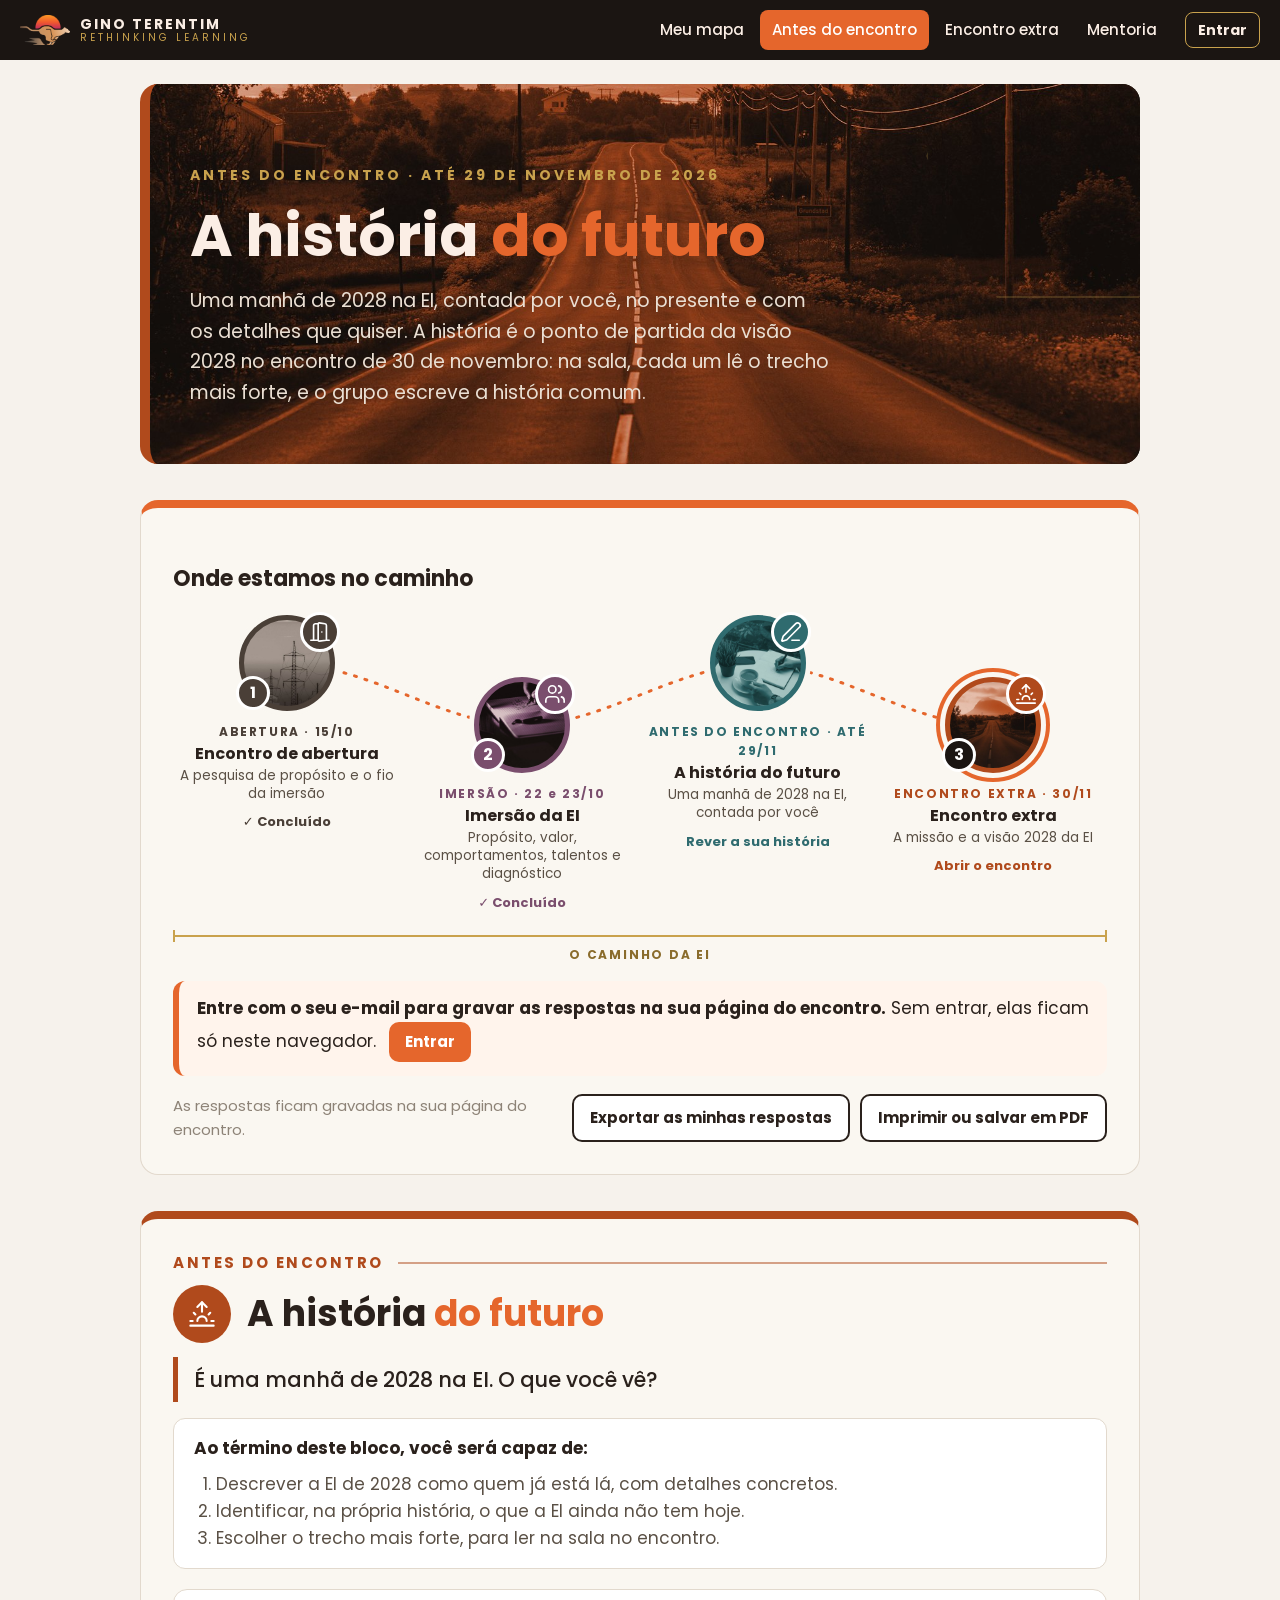
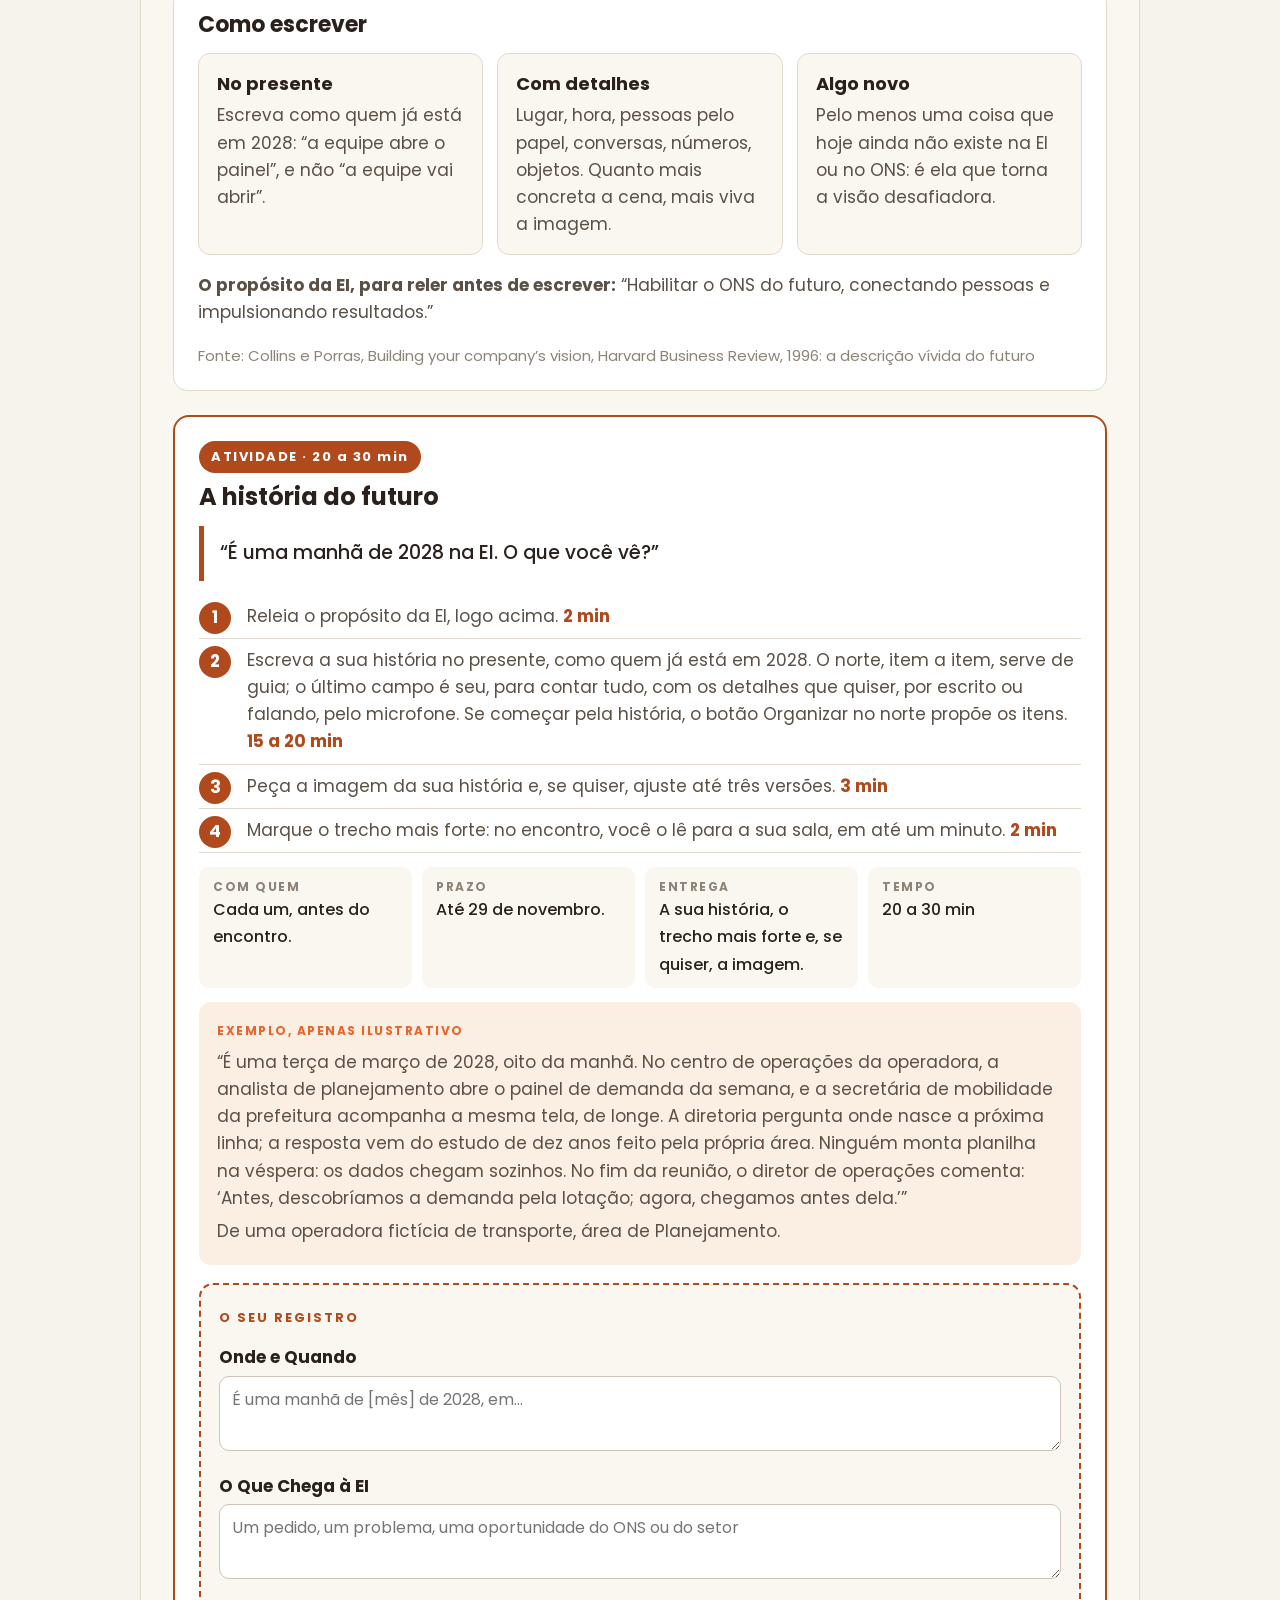
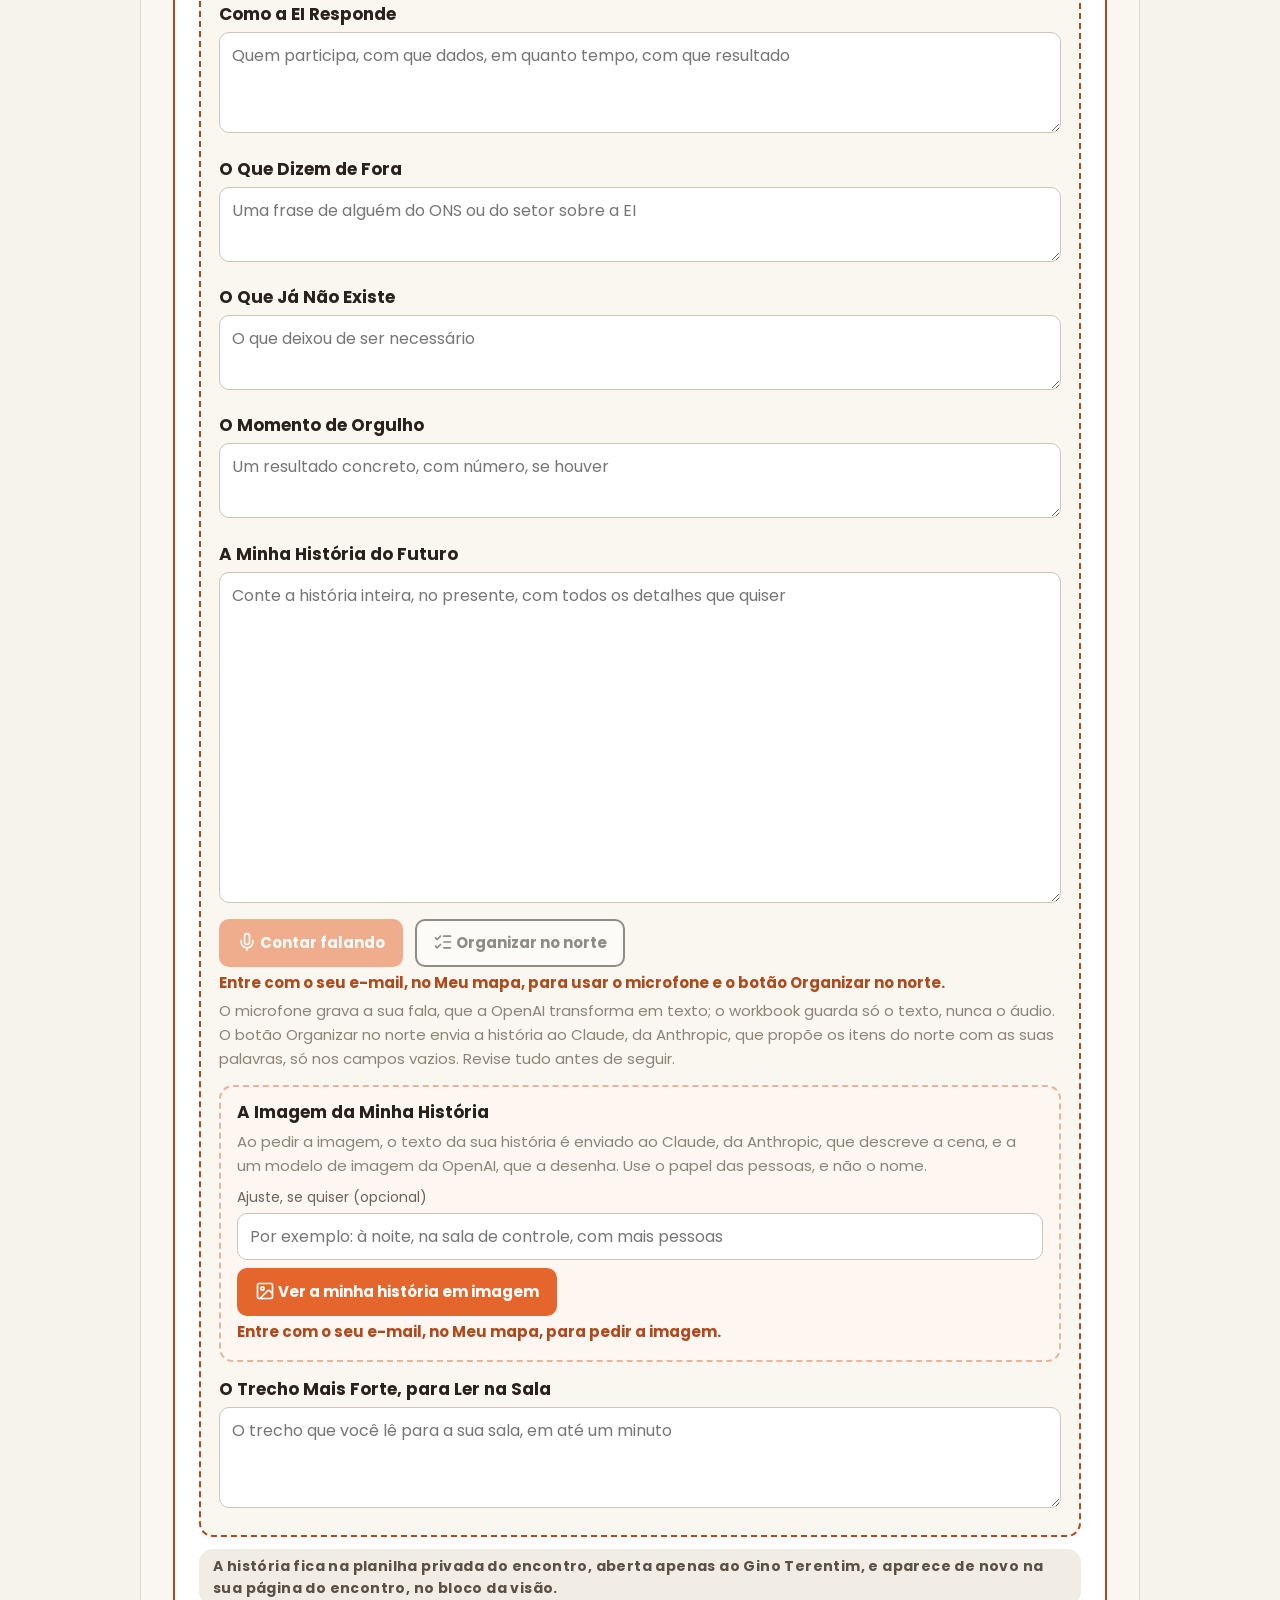
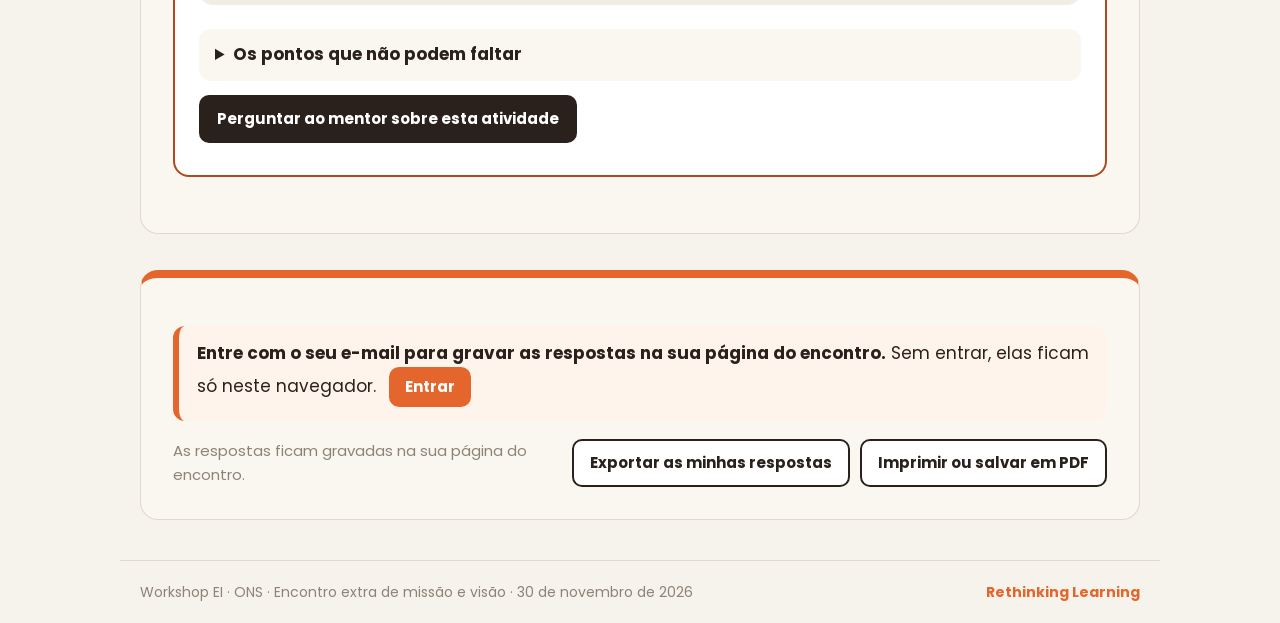
<file: docs/preparacao.html>
<!doctype html>
<html lang="pt-BR"><head><meta charset="utf-8"><meta name="viewport" content="width=device-width,initial-scale=1">
<title>Encontro extra EI · Antes do encontro · A história do futuro</title><meta name="robots" content="noindex">
<style>@font-face{font-family:Poppins;font-weight:400;src:url(fonts/Poppins-Regular.ttf) format('truetype');font-display:swap}@font-face{font-family:Poppins;font-weight:500;src:url(fonts/Poppins-Medium.ttf) format('truetype');font-display:swap}@font-face{font-family:Poppins;font-weight:700;src:url(fonts/Poppins-Bold.ttf) format('truetype');font-display:swap}:root{--lar:#E5662C;--tinta:#2A211C;--corpo:#5A5045;--linha:#E2D9CD;--fraco:#8D8377;--claro:#F6F2EC;--papel:#FAF7F1;--escuro:#1B1512;--ouro:#C9A24D;--tom:#E5662C}
*{box-sizing:border-box}
html{scroll-behavior:smooth}
body{margin:0;font-family:Poppins,system-ui,sans-serif;font-size:17px;line-height:1.6;color:var(--corpo);background:var(--claro)}
a{color:var(--lar)}
h1,h2,h3{color:var(--tinta);line-height:1.2;margin:0 0 .5em}
h1 em,h2 em{font-style:normal;color:var(--lar)}
main{max-width:1040px;margin:0 auto;padding:0 20px 40px}
.topo{position:sticky;top:0;z-index:20;display:flex;align-items:center;gap:16px;flex-wrap:wrap;padding:10px 20px;background:var(--escuro);color:#FBEEE5}
.marca{display:flex;align-items:center;gap:10px;text-decoration:none;color:#FBEEE5}
.marca img{height:30px;width:auto}
.marca span{display:flex;flex-direction:column;line-height:1.15}
.marca b{font-size:14px;letter-spacing:2px}
.marca i{font-style:normal;font-size:10px;letter-spacing:3px;color:var(--ouro)}
.nav{margin-left:auto;display:flex;gap:4px;flex-wrap:wrap}
.nav a{color:#FBEEE5;text-decoration:none;font-size:15px;font-weight:500;padding:8px 12px;border-radius:8px}
.nav a:hover,.nav a.ativo{background:var(--lar);color:#fff}
.selo-prof{margin-left:auto;background:var(--lar);color:#fff;font-weight:700;font-size:13px;letter-spacing:2px;padding:6px 12px;border-radius:6px}
.capa{margin:24px 0 0;padding:56px 40px;border-radius:18px;background:var(--escuro);color:#EADFD3;position:relative;overflow:hidden;border-left:10px solid var(--tom)}
.capa:after{content:"";position:absolute;right:-70px;top:-70px;width:280px;height:280px;border:2px solid var(--ouro);opacity:.35;clip-path:polygon(25% 0,75% 0,100% 50%,75% 100%,25% 100%,0 50%);background:transparent;outline:2px solid var(--ouro)}
.capa__k{font-size:14px;font-weight:700;letter-spacing:3px;color:var(--ouro);margin:0 0 14px}
.capa h1{color:#FBEEE5;font-size:clamp(34px,6vw,58px);margin:0 0 16px}
.capa__l{font-size:19px;max-width:720px;margin:0}
.bloco{margin:36px 0 0;padding:32px;background:var(--papel);border:1px solid var(--linha);border-radius:18px;border-top:8px solid var(--tom)}
.bloco--abre{border-top-color:var(--lar)}
.eyebrow{display:flex;align-items:center;gap:14px;color:var(--tom);font-weight:700;font-size:15px;letter-spacing:2.5px;margin-bottom:10px}
.eyebrow i{flex:1;height:2px;background:var(--tom);opacity:.5}
.bloco h2{font-size:clamp(26px,4vw,36px)}
.bloco h3{font-size:22px;margin-top:1.2em}
.pergunta{font-size:21px;font-weight:500;color:var(--tinta);border-left:5px solid var(--tom);padding:6px 0 6px 16px;margin:14px 0}
.pergunta--at{font-size:19px;background:#fff;border-radius:0 10px 10px 0;padding:12px 16px}
.capaz{background:#fff;border:1px solid var(--linha);border-radius:12px;padding:16px 20px;margin:16px 0}
.capaz b{color:var(--tinta)}
.capaz ol{margin:8px 0 0;padding-left:22px}
.conceito{background:#fff;border:1px solid var(--linha);border-radius:14px;padding:22px 24px;margin:20px 0}
.conceito h3{margin-top:0}
.fonte{font-size:15px;color:var(--fraco);margin:10px 0 0}
.regua{background:#B04A1C;color:#FDEFE6;border-radius:14px;padding:24px;margin:20px 0}
.regua h3{color:#fff;margin-top:0}
.regua__q{font-size:22px;font-weight:700;color:#fff}
.regua .cards3>div{background:rgba(255,255,255,.12);border:0;color:#FDEFE6}
.regua .cards3 b{color:#fff}
.regua .tabela--ler{background:#fff;color:var(--corpo)}
.cards3{display:grid;grid-template-columns:repeat(auto-fit,minmax(230px,1fr));gap:14px;margin:14px 0}
.cards3>div{background:var(--papel);border:1px solid var(--linha);border-radius:12px;padding:16px 18px}
.cards3 b{display:block;color:var(--tinta);font-size:18px;margin-bottom:4px}
.cards3 p{margin:0}
.cards3 i{display:block;margin-top:8px;color:var(--fraco)}
.cards2{display:grid;grid-template-columns:repeat(auto-fit,minmax(260px,1fr));gap:16px;margin:24px 0 8px}
.cartao{display:flex;flex-direction:column;gap:6px;padding:22px;border-radius:14px;background:var(--tom);color:#fff;text-decoration:none}
.cartao span{font-size:13px;font-weight:700;letter-spacing:2px;opacity:.85}
.cartao b{font-size:22px;line-height:1.2}
.cartao i{font-style:normal;opacity:.9}
.nota-pe{color:var(--fraco);font-size:15px}
.caminho{display:grid;grid-template-columns:repeat(5,1fr);gap:10px;margin:16px 0}
.caminho__p{display:flex;flex-direction:column;align-items:center;text-align:center;gap:4px;padding:14px 8px;border-radius:12px;background:#fff;border:2px solid var(--linha);text-decoration:none;color:var(--corpo)}
.caminho__g{font-size:11px;font-weight:700;letter-spacing:1.5px;color:var(--fraco);text-transform:uppercase;min-height:34px}
.caminho__n{width:52px;height:52px;border-radius:50%;display:grid;place-items:center;font-weight:700;font-size:22px;color:var(--tom);border:3px solid var(--tom);background:var(--claro)}
.caminho__p b{color:var(--tinta);font-size:15px;line-height:1.25}
.caminho__p small{font-size:13px}
.caminho__p em{font-style:normal;font-size:13px;font-weight:500;color:var(--tom)}
.caminho__p.feito .caminho__n,.caminho__p.aqui .caminho__n{background:var(--tom);color:#fff}
.caminho__p.aqui{border-color:var(--lar);box-shadow:0 0 0 3px rgba(229,102,44,.25)}
.indice{list-style:none;padding:0;margin:10px 0;display:grid;gap:8px}
.indice li{display:flex;flex-wrap:wrap;gap:6px 16px;align-items:baseline;background:#fff;border-left:6px solid var(--tom);border-radius:0 10px 10px 0;padding:10px 14px}
.indice a{color:var(--tinta);text-decoration:none;font-weight:500}
.indice a b{color:var(--tom)}
.indice span{color:var(--fraco);font-size:15px}
.atividade{background:#fff;border:2px solid var(--tom);border-radius:16px;padding:24px;margin:24px 0}
.atividade__cab{display:flex;gap:10px;flex-wrap:wrap;margin-bottom:10px}
.selo{display:inline-block;background:var(--tom);color:#fff;font-weight:700;font-size:13px;letter-spacing:1.5px;padding:6px 12px;border-radius:999px;text-decoration:none}
.selo--miro{background:#fff;color:var(--tom);border:2px solid var(--tom)}
.atividade h3{margin-top:4px;font-size:24px}
.passos{padding-left:0;list-style:none;counter-reset:p;margin:14px 0}
.passos li{counter-increment:p;position:relative;padding:8px 0 8px 48px;border-bottom:1px solid var(--linha)}
.passos li:before{content:counter(p);position:absolute;left:0;top:7px;width:32px;height:32px;border-radius:50%;background:var(--tom);color:#fff;font-weight:700;display:grid;place-items:center}
.passos li i{font-style:normal;font-weight:700;color:var(--tom);white-space:nowrap}
.meta{display:grid;grid-template-columns:repeat(auto-fit,minmax(200px,1fr));gap:10px;margin:14px 0}
.meta div{background:var(--papel);border-radius:10px;padding:10px 14px}
.meta span{display:block;font-size:12px;font-weight:700;letter-spacing:1.5px;text-transform:uppercase;color:var(--fraco)}
.meta b{font-weight:500;color:var(--tinta);font-size:16px}
.exemplo{background:#FBEFE4;border-radius:12px;padding:14px 18px;margin:14px 0}
.exemplo>span{font-size:12px;font-weight:700;letter-spacing:1.5px;color:var(--lar)}
.exemplo p{margin:6px 0}
.registro{border:2px dashed var(--tom);border-radius:14px;padding:18px;margin:18px 0 6px;background:var(--papel)}
.registro__t{font-size:13px;font-weight:700;letter-spacing:2px;color:var(--tom)}
.campo{margin:14px 0 0}
.campo label{display:block;color:var(--tinta);margin-bottom:4px}
.dica{margin:0 0 6px;font-size:15px;color:var(--fraco)}
textarea,input[type=text],select{width:100%;font:inherit;font-size:16px;color:var(--tinta);background:#fff;border:1.5px solid #CFC4B5;border-radius:10px;padding:10px 12px}
textarea{resize:vertical;min-height:52px}
textarea:focus,input:focus,select:focus{outline:3px solid rgba(229,102,44,.35);border-color:var(--lar)}
.espelho__v{background:#fff;border:1.5px solid var(--linha);border-radius:10px;padding:10px 12px;color:var(--tinta);white-space:pre-wrap}
.notas{display:grid;grid-template-columns:repeat(auto-fit,minmax(130px,1fr));gap:10px}
.banco{margin:4px 0 8px}
.lacunas,.associar{padding-left:22px;margin:8px 0 12px}
.lacunas li,.associar li{margin:8px 0}
.lacuna{width:74px!important;display:inline-block;text-align:center;font-weight:700}
.associar li{display:grid;grid-template-columns:1fr minmax(200px,260px);gap:12px;align-items:center}
.certo{border-color:#3F7D4E!important;background:#E9F4EA!important}
.errado{border-color:#B8432F!important;background:#FBE9E5!important}
.tabela-w{overflow-x:auto;margin:10px 0}
.tabela{width:100%;border-collapse:collapse;font-size:16px}
.tabela th{background:var(--tinta);color:#FBEEE5;text-align:left;padding:10px 12px;font-size:14px;letter-spacing:.5px}
.tabela td{border:1px solid var(--linha);padding:8px 10px;vertical-align:top;background:#fff;min-width:190px}
.tabela--ler td{padding:10px 12px}
.tabela td textarea,.tabela td select{border-color:var(--linha)}
.mapa{position:relative;margin:16px 0 0;height:480px;background:#fff;border:1.5px solid var(--linha);border-radius:12px;overflow:hidden}
.mapa:before{content:"";position:absolute;left:50%;top:0;bottom:0;border-left:2px dashed var(--linha)}
.mapa:after{content:"";position:absolute;top:50%;left:0;right:0;border-top:2px dashed var(--linha)}
.mapa__q{position:absolute;font-size:12px;font-weight:700;letter-spacing:1px;color:var(--fraco);text-transform:uppercase;padding:8px 10px;z-index:1}
.mapa__n{position:absolute;z-index:2;max-width:42%;font-size:14px;line-height:1.25;font-weight:500;color:var(--tinta);padding:6px 9px;border-radius:6px;box-shadow:0 1px 0 rgba(0,0,0,.15)}
.pontos{margin:14px 0 0;background:var(--papel);border-radius:12px;padding:12px 16px}
.pontos summary{cursor:pointer;font-weight:700;color:var(--tinta)}
.btn{display:inline-block;font:inherit;font-size:15px;font-weight:700;border-radius:10px;padding:10px 16px;cursor:pointer;text-decoration:none;border:2px solid transparent}
.btn--sec{background:#fff;color:var(--tinta);border-color:var(--tinta)}
.btn--mentor{background:var(--tinta);color:#fff}
.mentor{margin:14px 0 0}
.barra{display:flex;flex-wrap:wrap;gap:10px;align-items:center;margin:18px 0 0}
.barra__s{flex:1;min-width:220px;color:var(--fraco);font-size:15px}
.prof{margin:16px 0 0;background:#2A211C;color:#EADFD3;border-radius:12px;padding:16px 20px}
.prof>span{font-size:12px;font-weight:700;letter-spacing:2px;color:var(--ouro)}
.prof__resp{background:rgba(255,255,255,.08);border-radius:10px;padding:10px 14px;margin-top:10px}
.prof__resp b{color:#fff;display:block}
.rodape{max-width:1040px;margin:0 auto;padding:20px;display:flex;justify-content:space-between;gap:12px;flex-wrap:wrap;font-size:14px;color:var(--fraco);border-top:1px solid var(--linha)}
.rodape span:last-child{color:var(--lar);font-weight:700}
@media(max-width:760px){
 body{font-size:16px}.bloco{padding:20px}.capa{padding:36px 22px}
 .caminho{grid-template-columns:1fr 1fr}.caminho__g{min-height:0}
 .associar li{grid-template-columns:1fr}
 .tabela[data-tabela] thead{display:none}
 .tabela[data-tabela] tr{display:block;margin-bottom:14px;border:1px solid var(--linha);border-radius:10px;overflow:hidden}
 .tabela[data-tabela] td{display:block;border:0;border-bottom:1px solid var(--linha)}
 .tabela[data-tabela] td:before{content:attr(data-th);display:block;font-size:12px;font-weight:700;letter-spacing:1px;color:var(--fraco);text-transform:uppercase;margin-bottom:4px}
 .mapa{height:420px}
}
@media print{
 .topo,.barra,.mentor,.btn{display:none!important}
 body{background:#fff;font-size:12pt}.bloco,.atividade,.conceito{break-inside:avoid-page;box-shadow:none}
 .bloco{break-inside:auto}.capa{background:#fff;color:#000;border:2px solid #000}.capa h1{color:#000}.capa__k{color:#000}
 textarea,input,select{border:1px solid #999}
 details.pontos{display:block}
}

/* ===== camada 2026-11 · mapa de navegação, conta e capas com foto ===== */
.btn{background:var(--lar);color:#fff}
.btn--sec{background:#fff;color:var(--tinta);border-color:var(--tinta)}
.btn--mentor{background:var(--tinta);color:#fff}
.btn--grande{font-size:17px;padding:14px 22px;margin-top:18px;width:100%}
.btn:hover{filter:brightness(1.06)}
.disco{flex:none;display:inline-grid;place-items:center;width:54px;height:54px;border-radius:50%;background:var(--tom)}
.disco svg{display:block}
.capa--foto{background-color:var(--escuro);background-image:var(--foto,none);background-position:right center;background-size:cover;background-repeat:no-repeat;min-height:380px;display:flex;flex-direction:column;justify-content:flex-end}
.capa--foto .capa__l,.capa--foto h1,.capa--foto .capa__k{max-width:640px;position:relative;z-index:1}
.capa--foto:after{opacity:.22}
.conta{display:flex;align-items:center;gap:10px;font-size:14px;color:#FBEEE5}
.conta a{color:#FBEEE5;font-weight:700;text-decoration:none;border:1.5px solid var(--ouro);padding:6px 12px;border-radius:8px}
.conta span{font-weight:700}
.conta__sair{font:inherit;font-size:13px;background:transparent;color:var(--ouro);border:1.5px solid var(--ouro);border-radius:8px;padding:5px 10px;cursor:pointer}
.aviso-conta{margin:16px 0 0;padding:14px 18px;border-radius:12px;background:#FFF4EC;border-left:6px solid var(--lar);color:var(--tinta)}
.aviso-conta .btn{margin-left:8px;padding:6px 14px}
.barra__s--ok{color:#4B6A41;font-weight:500}
.barra__s--ok:before{content:"";display:inline-block;width:9px;height:9px;border-radius:50%;background:#5E7D52;margin-right:8px;vertical-align:1px}
/* entrada */
.entrada{margin:28px 0 0;display:grid;grid-template-columns:minmax(0,1.05fr) minmax(0,1fr);gap:28px;align-items:start}
.entrada[hidden]{display:none}
.entrada__f{padding:32px;background:var(--papel);border:1px solid var(--linha);border-top:8px solid var(--lar);border-radius:18px}
.entrada__f h2{font-size:clamp(26px,4vw,34px)}
.entrada__f label{display:block;margin:16px 0 6px;color:var(--tinta)}
.entrada__f input{font-size:18px;padding:12px 14px}
.entrada__f input[name=codigo]{letter-spacing:10px;max-width:200px}
.entrada__aviso{min-height:1.6em;margin:12px 0 0;color:var(--corpo);font-weight:500}
.entrada__aviso--erro{color:#A33B12}
.entrada__passos{list-style:none;margin:0;padding:12px 0 0;display:flex;flex-direction:column;gap:22px;position:relative}
.entrada__passos:before{content:"";position:absolute;left:26px;top:40px;bottom:40px;border-left:2.5px dashed var(--ouro)}
.entrada__passos li{display:flex;gap:18px;align-items:flex-start;position:relative}
.entrada__passos b{display:block;color:var(--tinta);font-size:19px;margin-top:6px}
.entrada__passos p{margin:2px 0 0}
/* mapa do curso */
.mapa-curso{margin:36px 0 0;padding:36px 32px 32px;border-radius:18px;border:1px solid var(--linha);position:relative;overflow:hidden;
  background:var(--papel) url("data:image/svg+xml,%3Csvg%20xmlns%3D%22http%3A//www.w3.org/2000/svg%22%20width%3D%221000%22%20height%3D%22560%22%20viewBox%3D%220%200%201000%20560%22%3E%3Cg%20fill%3D%22none%22%20stroke%3D%22%23C9A24D%22%20stroke-opacity%3D%22.28%22%20stroke-width%3D%221.1%22%3E%3Cpath%20d%3D%22M219.3%2C150.0%20L220.1%2C152.6%20L220.0%2C155.2%20L219.1%2C157.8%20L217.5%2C160.1%20L215.2%2C162.2%20L212.6%2C163.9%20L209.8%2C165.5%20L207.0%2C166.8%20L204.3%2C168.0%20L201.7%2C169.2%20L199.2%2C170.3%20L196.7%2C171.4%20L194.1%2C172.4%20L191.4%2C173.3%20L188.6%2C173.9%20L185.8%2C174.3%20L182.9%2C174.4%20L180.0%2C174.2%20L177.2%2C173.9%20L174.4%2C173.5%20L171.6%2C173.1%20L168.8%2C172.7%20L165.9%2C172.4%20L162.8%2C172.1%20L159.6%2C171.6%20L156.3%2C171.0%20L153.0%2C170.0%20L150.1%2C168.6%20L147.6%2C166.8%20L145.8%2C164.6%20L144.7%2C162.2%20L144.4%2C159.6%20L144.7%2C157.0%20L145.5%2C154.5%20L146.5%2C152.2%20L147.6%2C150.0%20L148.5%2C148.0%20L149.1%2C146.0%20L149.5%2C143.9%20L149.7%2C141.8%20L149.9%2C139.6%20L150.3%2C137.3%20L151.0%2C135.0%20L152.2%2C132.7%20L153.9%2C130.7%20L156.1%2C128.9%20L158.6%2C127.4%20L161.5%2C126.3%20L164.5%2C125.4%20L167.6%2C124.7%20L170.7%2C124.3%20L173.8%2C123.9%20L176.9%2C123.6%20L180.0%2C123.4%20L183.1%2C123.4%20L186.3%2C123.6%20L189.3%2C124.2%20L192.2%2C125.2%20L194.8%2C126.5%20L197.0%2C128.1%20L198.9%2C130.0%20L200.5%2C131.9%20L201.9%2C133.8%20L203.2%2C135.5%20L204.7%2C137.2%20L206.4%2C138.7%20L208.5%2C140.2%20L210.8%2C141.7%20L213.3%2C143.4%20L215.7%2C145.3%20L217.8%2C147.6%20L219.3%2C150.0Z%22/%3E%3Cpath%20d%3D%22M259.8%2C150.0%20L260.6%2C155.2%20L259.7%2C160.4%20L257.2%2C165.3%20L253.4%2C169.8%20L248.8%2C173.7%20L243.6%2C177.2%20L238.4%2C180.3%20L233.2%2C183.1%20L228.3%2C185.8%20L223.4%2C188.4%20L218.6%2C190.9%20L213.7%2C193.3%20L208.5%2C195.3%20L203.1%2C197.0%20L197.4%2C198.1%20L191.6%2C198.7%20L185.8%2C198.7%20L180.0%2C198.3%20L174.4%2C197.8%20L168.8%2C197.2%20L163.1%2C196.6%20L157.3%2C196.2%20L151.2%2C195.8%20L144.7%2C195.2%20L138.1%2C194.3%20L131.5%2C192.8%20L125.3%2C190.5%20L120.0%2C187.3%20L115.7%2C183.3%20L112.9%2C178.7%20L111.5%2C173.7%20L111.4%2C168.5%20L112.3%2C163.4%20L113.8%2C158.6%20L115.5%2C154.2%20L116.9%2C150.0%20L117.8%2C146.0%20L118.1%2C141.9%20L118.1%2C137.7%20L118.0%2C133.3%20L118.1%2C128.6%20L118.8%2C123.8%20L120.5%2C119.1%20L123.2%2C114.7%20L127.0%2C110.8%20L131.7%2C107.4%20L137.1%2C104.6%20L143.0%2C102.5%20L149.0%2C100.8%20L155.1%2C99.4%20L161.3%2C98.3%20L167.5%2C97.3%20L173.7%2C96.6%20L180.0%2C96.3%20L186.3%2C96.4%20L192.6%2C97.2%20L198.5%2C98.8%20L204.0%2C101.1%20L208.9%2C104.1%20L213.1%2C107.5%20L216.6%2C111.2%20L219.7%2C114.9%20L222.7%2C118.4%20L225.8%2C121.6%20L229.3%2C124.4%20L233.5%2C127.1%20L238.3%2C129.9%20L243.5%2C132.9%20L248.7%2C136.4%20L253.5%2C140.4%20L257.4%2C145.0%20L259.8%2C150.0Z%22/%3E%3Cpath%20d%3D%22M300.5%2C150.0%20L300.5%2C157.8%20L298.0%2C165.4%20L293.4%2C172.5%20L287.4%2C179.0%20L280.5%2C184.7%20L273.2%2C189.9%20L266.0%2C194.6%20L259.1%2C199.1%20L252.3%2C203.5%20L245.5%2C207.8%20L238.5%2C211.9%20L231.1%2C215.6%20L223.2%2C218.7%20L214.9%2C221.0%20L206.2%2C222.4%20L197.4%2C223.0%20L188.6%2C223.0%20L180.0%2C222.5%20L171.5%2C222.0%20L163.0%2C221.5%20L154.3%2C221.2%20L145.2%2C220.9%20L135.6%2C220.5%20L125.7%2C219.7%20L115.7%2C218.0%20L106.1%2C215.3%20L97.5%2C211.1%20L90.3%2C205.7%20L85.1%2C199.2%20L82.0%2C191.9%20L80.9%2C184.2%20L81.3%2C176.6%20L82.8%2C169.3%20L84.6%2C162.5%20L86.1%2C156.1%20L87.0%2C150.0%20L86.9%2C144.0%20L86.2%2C137.8%20L85.2%2C131.2%20L84.5%2C124.2%20L84.5%2C117.0%20L85.9%2C109.8%20L89.0%2C102.8%20L93.7%2C96.3%20L99.9%2C90.7%20L107.4%2C85.9%20L115.7%2C81.9%20L124.4%2C78.7%20L133.4%2C76.0%20L142.5%2C73.8%20L151.7%2C71.8%20L161.0%2C70.2%20L170.4%2C69.1%20L180.0%2C68.7%20L189.5%2C69.3%20L198.8%2C71.1%20L207.5%2C74.0%20L215.3%2C78.1%20L222.2%2C82.9%20L228.1%2C88.3%20L233.3%2C93.6%20L238.0%2C98.8%20L242.9%2C103.4%20L248.4%2C107.5%20L254.7%2C111.2%20L262.0%2C114.9%20L270.1%2C118.9%20L278.4%2C123.5%20L286.3%2C128.9%20L293.1%2C135.2%20L298.0%2C142.4%20L300.5%2C150.0Z%22/%3E%3Cpath%20d%3D%22M340.1%2C150.0%20L338.5%2C160.3%20L334.0%2C170.1%20L327.4%2C179.2%20L319.3%2C187.6%20L310.6%2C195.1%20L301.8%2C202.1%20L293.2%2C208.7%20L284.9%2C215.2%20L276.6%2C221.5%20L268.0%2C227.6%20L258.8%2C233.3%20L248.8%2C238.2%20L238.0%2C242.2%20L226.7%2C245.0%20L215.0%2C246.6%20L203.2%2C247.3%20L191.5%2C247.4%20L180.0%2C247.2%20L168.5%2C247.0%20L156.9%2C247.0%20L144.9%2C247.2%20L132.2%2C247.2%20L119.0%2C246.8%20L105.6%2C245.4%20L92.5%2C242.5%20L80.4%2C237.9%20L70.0%2C231.5%20L62.0%2C223.4%20L56.6%2C214.0%20L53.8%2C204.0%20L53.2%2C193.8%20L54.1%2C183.9%20L55.7%2C174.7%20L57.0%2C166.1%20L57.5%2C157.9%20L56.8%2C150.0%20L55.1%2C141.9%20L52.8%2C133.4%20L50.6%2C124.3%20L49.3%2C114.8%20L49.7%2C105.0%20L52.2%2C95.3%20L57.0%2C86.2%20L64.1%2C77.9%20L72.9%2C70.7%20L83.2%2C64.5%20L94.3%2C59.3%20L105.9%2C54.9%20L117.7%2C51.0%20L129.7%2C47.6%20L141.9%2C44.7%20L154.4%2C42.4%20L167.1%2C41.1%20L180.0%2C41.0%20L192.7%2C42.5%20L204.8%2C45.6%20L216.1%2C50.3%20L226.0%2C56.3%20L234.7%2C63.1%20L242.3%2C70.1%20L249.2%2C76.8%20L256.1%2C82.8%20L263.5%2C88.1%20L272.0%2C92.8%20L281.8%2C97.2%20L292.7%2C101.8%20L304.2%2C107.1%20L315.5%2C113.5%20L325.5%2C121.1%20L333.4%2C130.0%20L338.4%2C139.7%20L340.1%2C150.0Z%22/%3E%3Cpath%20d%3D%22M377.7%2C150.0%20L374.0%2C162.6%20L367.4%2C174.5%20L358.9%2C185.5%20L349.3%2C195.6%20L339.4%2C205.1%20L329.8%2C214.0%20L320.4%2C222.8%20L311.0%2C231.4%20L301.3%2C239.8%20L290.8%2C247.8%20L279.2%2C254.9%20L266.5%2C261.0%20L252.8%2C265.6%20L238.4%2C268.8%20L223.7%2C270.7%20L209.0%2C271.7%20L194.4%2C272.3%20L180.0%2C272.7%20L165.4%2C273.3%20L150.4%2C274.2%20L134.8%2C275.0%20L118.4%2C275.4%20L101.6%2C274.6%20L84.9%2C272.0%20L69.1%2C267.3%20L55.1%2C260.2%20L43.8%2C250.9%20L35.6%2C239.8%20L30.6%2C227.5%20L28.4%2C214.8%20L28.3%2C202.4%20L29.2%2C190.7%20L30.1%2C179.8%20L30.0%2C169.6%20L28.5%2C159.8%20L25.5%2C150.0%20L21.6%2C139.7%20L17.5%2C128.8%20L14.3%2C117.1%20L12.9%2C105.0%20L14.1%2C92.7%20L18.2%2C80.8%20L25.3%2C69.7%20L34.9%2C59.8%20L46.4%2C51.0%20L59.3%2C43.5%20L73.0%2C36.8%20L87.2%2C30.9%20L101.7%2C25.6%20L116.6%2C20.9%20L131.9%2C16.9%20L147.7%2C14.1%20L163.8%2C12.9%20L180.0%2C13.5%20L195.8%2C16.4%20L210.6%2C21.3%20L224.1%2C28.0%20L236.1%2C35.9%20L246.6%2C44.3%20L256.0%2C52.5%20L265.1%2C60.0%20L274.7%2C66.4%20L285.3%2C72.0%20L297.5%2C77.0%20L311.2%2C82.0%20L325.8%2C87.6%20L340.5%2C94.5%20L354.2%2C103.0%20L365.5%2C113.2%20L373.5%2C124.7%20L377.6%2C137.2%20L377.7%2C150.0Z%22/%3E%3Cpath%20d%3D%22M412.5%2C150.0%20L406.7%2C164.7%20L398.2%2C178.5%20L388.3%2C191.3%20L377.9%2C203.3%20L367.6%2C214.8%20L357.6%2C226.0%20L347.7%2C237.0%20L337.4%2C247.9%20L326.2%2C258.3%20L313.7%2C268.0%20L299.6%2C276.5%20L284.0%2C283.4%20L267.3%2C288.7%20L249.9%2C292.4%20L232.4%2C294.8%20L214.9%2C296.5%20L197.5%2C298.0%20L180.0%2C299.6%20L162.1%2C301.5%20L143.5%2C303.5%20L124.0%2C304.9%20L103.8%2C305.2%20L83.4%2C303.4%20L63.8%2C299.1%20L46.0%2C291.8%20L30.9%2C281.6%20L19.3%2C269.0%20L11.5%2C254.7%20L7.2%2C239.6%20L5.5%2C224.6%20L5.4%2C210.3%20L5.5%2C197.0%20L4.7%2C184.8%20L2.3%2C173.2%20L-1.9%2C161.8%20L-7.6%2C150.0%20L-13.9%2C137.4%20L-19.5%2C123.9%20L-23.2%2C109.7%20L-24.0%2C95.0%20L-21.4%2C80.4%20L-15.2%2C66.5%20L-5.8%2C53.7%20L6.4%2C42.1%20L20.4%2C31.8%20L35.7%2C22.6%20L51.7%2C14.3%20L68.2%2C6.6%20L85.4%2C-0.3%20L103.1%2C-6.4%20L121.7%2C-11.3%20L140.9%2C-14.3%20L160.5%2C-15.0%20L180.0%2C-13.1%20L198.7%2C-8.6%20L216.1%2C-1.7%20L231.7%2C7.0%20L245.6%2C16.5%20L258.0%2C26.0%20L269.8%2C34.8%20L281.6%2C42.5%20L294.6%2C48.9%20L309.1%2C54.3%20L325.5%2C59.6%20L343.2%2C65.4%20L361.4%2C72.4%20L378.7%2C81.4%20L393.8%2C92.4%20L405.3%2C105.3%20L412.4%2C119.7%20L414.7%2C134.8%20L412.5%2C150.0Z%22/%3E%3Cpath%20d%3D%22M444.4%2C150.0%20L436.6%2C166.6%20L426.8%2C182.2%20L416.2%2C196.9%20L405.7%2C210.9%20L395.6%2C224.5%20L385.7%2C238.0%20L375.4%2C251.4%20L364.2%2C264.5%20L351.3%2C276.9%20L336.4%2C288.1%20L319.6%2C297.7%20L301.1%2C305.4%20L281.5%2C311.3%20L261.4%2C315.7%20L241.2%2C319.1%20L221.0%2C322.1%20L200.7%2C325.1%20L180.0%2C328.5%20L158.5%2C331.9%20L136.0%2C334.9%20L112.5%2C336.6%20L88.5%2C336.2%20L65.0%2C332.7%20L43.0%2C325.8%20L23.8%2C315.3%20L8.3%2C301.6%20L-2.9%2C285.5%20L-10.1%2C268.1%20L-13.8%2C250.5%20L-15.4%2C233.6%20L-16.4%2C217.8%20L-18.1%2C203.4%20L-21.5%2C190.0%20L-27.1%2C177.1%20L-34.6%2C163.9%20L-43.1%2C150.0%20L-51.3%2C135.0%20L-57.8%2C118.9%20L-61.3%2C102.1%20L-60.9%2C85.1%20L-56.3%2C68.4%20L-47.7%2C52.6%20L-35.8%2C38.1%20L-21.3%2C24.9%20L-5.2%2C12.8%20L12.1%2C1.8%20L30.1%2C-8.5%20L49.0%2C-18.1%20L68.7%2C-26.8%20L89.5%2C-34.1%20L111.5%2C-39.5%20L134.2%2C-42.2%20L157.3%2C-42.0%20L180.0%2C-38.4%20L201.5%2C-31.9%20L221.2%2C-23.1%20L238.9%2C-12.9%20L254.8%2C-2.3%20L269.6%2C7.7%20L284.2%2C16.4%20L299.6%2C23.5%20L316.6%2C29.4%20L335.6%2C34.8%20L356.3%2C40.4%20L377.9%2C47.4%20L398.9%2C56.4%20L417.9%2C67.8%20L433.2%2C81.7%20L443.8%2C97.6%20L448.9%2C114.9%20L448.9%2C132.6%20L444.4%2C150.0Z%22/%3E%3Cpath%20d%3D%22M916.5%2C420.0%20L915.4%2C422.3%20L914.1%2C424.5%20L912.8%2C426.5%20L911.6%2C428.5%20L910.5%2C430.5%20L909.3%2C432.5%20L907.9%2C434.5%20L906.4%2C436.4%20L904.5%2C438.1%20L902.3%2C439.7%20L899.9%2C441.0%20L897.2%2C442.1%20L894.4%2C442.9%20L891.6%2C443.6%20L888.8%2C444.3%20L885.9%2C444.9%20L883.0%2C445.6%20L880.0%2C446.3%20L876.8%2C446.9%20L873.5%2C447.4%20L870.0%2C447.6%20L866.6%2C447.3%20L863.3%2C446.5%20L860.4%2C445.2%20L857.9%2C443.3%20L856.1%2C441.1%20L854.8%2C438.7%20L854.0%2C436.2%20L853.5%2C433.7%20L853.2%2C431.5%20L852.8%2C429.4%20L852.2%2C427.5%20L851.2%2C425.7%20L850.0%2C423.9%20L848.7%2C422.0%20L847.3%2C420.0%20L846.1%2C417.8%20L845.3%2C415.5%20L845.1%2C413.1%20L845.4%2C410.7%20L846.3%2C408.4%20L847.7%2C406.2%20L849.4%2C404.2%20L851.5%2C402.3%20L853.7%2C400.5%20L856.1%2C398.9%20L858.5%2C397.3%20L861.2%2C395.8%20L864.0%2C394.5%20L867.0%2C393.5%20L870.2%2C392.9%20L873.5%2C392.6%20L876.8%2C392.9%20L880.0%2C393.6%20L883.0%2C394.6%20L885.7%2C395.9%20L888.2%2C397.3%20L890.5%2C398.6%20L892.7%2C399.8%20L895.0%2C400.7%20L897.5%2C401.5%20L900.3%2C402.1%20L903.3%2C402.8%20L906.4%2C403.6%20L909.5%2C404.7%20L912.3%2C406.2%20L914.7%2C408.0%20L916.5%2C410.2%20L917.5%2C412.6%20L917.7%2C415.1%20L917.4%2C417.6%20L916.5%2C420.0Z%22/%3E%3Cpath%20d%3D%22M950.8%2C420.0%20L948.7%2C424.5%20L946.5%2C428.7%20L944.5%2C432.8%20L942.6%2C436.9%20L940.6%2C440.9%20L938.5%2C445.0%20L935.9%2C449.0%20L932.7%2C452.7%20L928.8%2C456.2%20L924.4%2C459.2%20L919.4%2C461.7%20L914.2%2C463.8%20L908.7%2C465.7%20L903.3%2C467.3%20L897.7%2C469.0%20L892.1%2C470.7%20L886.2%2C472.5%20L880.0%2C474.2%20L873.4%2C475.6%20L866.6%2C476.4%20L859.6%2C476.4%20L852.8%2C475.4%20L846.5%2C473.2%20L841.0%2C470.0%20L836.7%2C465.8%20L833.4%2C461.1%20L831.2%2C456.1%20L829.8%2C451.2%20L828.8%2C446.6%20L827.7%2C442.4%20L826.3%2C438.5%20L824.4%2C435.0%20L821.8%2C431.5%20L818.9%2C428.0%20L815.8%2C424.2%20L813.0%2C420.0%20L810.9%2C415.5%20L809.7%2C410.8%20L809.7%2C406.0%20L810.8%2C401.3%20L812.9%2C396.8%20L815.9%2C392.6%20L819.4%2C388.6%20L823.4%2C384.8%20L827.6%2C381.2%20L832.1%2C377.7%20L836.9%2C374.4%20L842.1%2C371.4%20L847.8%2C368.9%20L854.0%2C367.0%20L860.4%2C365.9%20L867.1%2C365.8%20L873.7%2C366.7%20L880.0%2C368.3%20L885.8%2C370.5%20L891.2%2C372.9%20L896.1%2C375.4%20L900.9%2C377.5%20L905.6%2C379.3%20L910.7%2C380.6%20L916.2%2C381.7%20L922.2%2C382.7%20L928.5%2C384.0%20L934.9%2C385.9%20L940.9%2C388.4%20L946.1%2C391.7%20L950.1%2C395.8%20L952.8%2C400.4%20L953.9%2C405.3%20L953.8%2C410.4%20L952.6%2C415.3%20L950.8%2C420.0Z%22/%3E%3Cpath%20d%3D%22M983.2%2C420.0%20L980.5%2C426.5%20L977.9%2C432.8%20L975.5%2C439.0%20L973.2%2C445.1%20L970.7%2C451.3%20L967.6%2C457.5%20L963.7%2C463.4%20L958.7%2C468.9%20L952.8%2C473.9%20L946.0%2C478.2%20L938.6%2C482.0%20L930.9%2C485.3%20L923.0%2C488.4%20L915.1%2C491.4%20L907.0%2C494.5%20L898.5%2C497.8%20L889.6%2C500.9%20L880.0%2C503.8%20L869.9%2C505.9%20L859.4%2C506.7%20L848.9%2C506.1%20L838.9%2C503.6%20L830.0%2C499.5%20L822.5%2C493.8%20L816.6%2C487.1%20L812.3%2C479.7%20L809.3%2C472.4%20L807.1%2C465.3%20L805.1%2C458.9%20L802.7%2C453.1%20L799.5%2C447.8%20L795.5%2C442.8%20L790.9%2C437.7%20L785.9%2C432.3%20L781.2%2C426.4%20L777.3%2C420.0%20L774.7%2C413.2%20L773.7%2C406.1%20L774.4%2C399.0%20L776.7%2C392.2%20L780.3%2C385.6%20L784.8%2C379.3%20L789.9%2C373.3%20L795.5%2C367.5%20L801.5%2C361.9%20L808.0%2C356.5%20L815.1%2C351.4%20L823.0%2C346.9%20L831.7%2C343.3%20L841.1%2C340.9%20L851.0%2C339.8%20L861.0%2C340.1%20L870.8%2C341.7%20L880.0%2C344.3%20L888.6%2C347.5%20L896.5%2C350.7%20L904.0%2C353.7%20L911.4%2C356.0%20L919.2%2C357.8%20L927.5%2C359.0%20L936.6%2C360.2%20L946.1%2C361.6%20L955.9%2C363.8%20L965.3%2C367.0%20L973.7%2C371.4%20L980.6%2C377.0%20L985.4%2C383.6%20L988.1%2C390.9%20L988.8%2C398.4%20L987.9%2C405.9%20L985.8%2C413.1%20L983.2%2C420.0Z%22/%3E%3Cpath%20d%3D%22M1014.3%2C420.0%20L1011.4%2C428.5%20L1008.9%2C436.8%20L1006.6%2C445.1%20L1004.0%2C453.4%20L1000.8%2C461.7%20L996.6%2C469.9%20L991.1%2C477.6%20L984.2%2C484.7%20L976.0%2C491.1%20L967.0%2C496.8%20L957.4%2C501.9%20L947.5%2C506.6%20L937.5%2C511.3%20L927.3%2C516.2%20L916.6%2C521.2%20L905.3%2C526.3%20L893.1%2C531.0%20L880.0%2C534.9%20L866.1%2C537.3%20L852.0%2C537.6%20L838.2%2C535.6%20L825.4%2C531.2%20L814.2%2C524.5%20L805.0%2C516.2%20L798.0%2C506.8%20L792.7%2C497.1%20L788.7%2C487.6%20L785.2%2C478.9%20L781.5%2C471.1%20L777.0%2C464.1%20L771.4%2C457.5%20L764.9%2C451.0%20L757.8%2C444.2%20L750.9%2C436.9%20L744.9%2C428.8%20L740.5%2C420.0%20L738.0%2C410.8%20L737.8%2C401.4%20L739.7%2C392.2%20L743.4%2C383.2%20L748.4%2C374.5%20L754.2%2C366.2%20L760.7%2C358.1%20L767.7%2C350.2%20L775.4%2C342.5%20L783.9%2C335.1%20L793.4%2C328.4%20L804.1%2C322.6%20L816.0%2C318.3%20L828.7%2C315.7%20L842.0%2C314.9%20L855.2%2C315.9%20L868.0%2C318.4%20L880.0%2C321.7%20L891.2%2C325.4%20L901.7%2C328.7%20L912.0%2C331.5%20L922.6%2C333.3%20L933.8%2C334.5%20L945.9%2C335.5%20L958.8%2C336.6%20L972.1%2C338.7%20L985.2%2C342.1%20L997.1%2C347.2%20L1007.3%2C354.0%20L1014.9%2C362.3%20L1019.8%2C371.7%20L1021.9%2C381.7%20L1021.8%2C391.9%20L1020.0%2C401.7%20L1017.3%2C411.1%20L1014.3%2C420.0Z%22/%3E%3Cpath%20d%3D%22M1044.8%2C420.0%20L1042.3%2C430.5%20L1040.2%2C440.9%20L1037.9%2C451.3%20L1035.0%2C461.8%20L1030.9%2C472.1%20L1025.2%2C482.1%20L1017.8%2C491.5%20L1008.8%2C500.1%20L998.6%2C507.8%20L987.5%2C514.9%20L976.0%2C521.6%20L964.3%2C528.2%20L952.4%2C535.0%20L940.0%2C542.1%20L926.8%2C549.4%20L912.5%2C556.4%20L896.8%2C562.5%20L880.0%2C567.0%20L862.4%2C569.1%20L844.7%2C568.3%20L827.8%2C564.3%20L812.5%2C557.3%20L799.5%2C547.9%20L788.9%2C536.8%20L780.7%2C525.0%20L774.2%2C513.4%20L768.7%2C502.4%20L763.2%2C492.6%20L757.0%2C483.8%20L749.7%2C475.7%20L741.2%2C468.0%20L731.9%2C459.9%20L722.6%2C451.2%20L714.1%2C441.7%20L707.4%2C431.2%20L703.1%2C420.0%20L701.5%2C408.4%20L702.5%2C396.8%20L705.8%2C385.4%20L710.8%2C374.4%20L717.0%2C363.7%20L723.9%2C353.3%20L731.5%2C343.0%20L739.8%2C332.9%20L749.1%2C323.1%20L759.7%2C313.8%20L771.9%2C305.6%20L785.7%2C299.0%20L800.9%2C294.4%20L817.1%2C292.0%20L833.6%2C291.8%20L849.9%2C293.5%20L865.4%2C296.5%20L880.0%2C300.1%20L893.8%2C303.6%20L907.1%2C306.3%20L920.5%2C308.0%20L934.6%2C308.8%20L949.8%2C309.2%20L966.0%2C309.7%20L982.9%2C311.2%20L999.8%2C314.3%20L1015.6%2C319.5%20L1029.5%2C327.1%20L1040.6%2C336.7%20L1048.3%2C348.0%20L1052.6%2C360.4%20L1053.9%2C373.1%20L1052.9%2C385.7%20L1050.6%2C397.7%20L1047.6%2C409.1%20L1044.8%2C420.0Z%22/%3E%3Cpath%20d%3D%22M1075.6%2C420.0%20L1073.8%2C432.6%20L1072.0%2C445.1%20L1069.7%2C457.7%20L1066.1%2C470.2%20L1060.7%2C482.4%20L1053.2%2C494.1%20L1043.8%2C504.9%20L1032.7%2C514.9%20L1020.6%2C524.1%20L1007.8%2C532.8%20L994.8%2C541.4%20L981.6%2C550.3%20L967.9%2C559.7%20L953.4%2C569.4%20L937.5%2C579.0%20L920.0%2C587.8%20L900.7%2C595.0%20L880.0%2C599.4%20L858.7%2C600.5%20L837.7%2C597.7%20L818.1%2C591.2%20L800.7%2C581.4%20L786.1%2C569.2%20L774.2%2C555.8%20L764.6%2C542.1%20L756.4%2C529.1%20L748.6%2C517.3%20L740.3%2C506.8%20L730.9%2C497.3%20L720.1%2C488.4%20L708.4%2C479.3%20L696.4%2C469.5%20L685.2%2C458.7%20L675.9%2C446.7%20L669.3%2C433.7%20L665.7%2C420.0%20L665.4%2C406.1%20L667.8%2C392.3%20L672.5%2C378.8%20L678.6%2C365.7%20L685.7%2C352.9%20L693.5%2C340.2%20L702.1%2C327.7%20L711.7%2C315.4%20L722.9%2C303.6%20L735.9%2C292.8%20L751.1%2C283.6%20L768.2%2C276.6%20L786.9%2C272.1%20L806.4%2C270.2%20L826.0%2C270.7%20L845.0%2C272.8%20L863.0%2C275.9%20L880.0%2C279.0%20L896.4%2C281.4%20L912.7%2C282.6%20L929.7%2C282.7%20L947.8%2C282.0%20L967.2%2C281.4%20L987.7%2C281.8%20L1008.5%2C284.1%20L1028.5%2C288.9%20L1046.6%2C296.6%20L1061.7%2C307.1%20L1072.9%2C319.9%20L1080.1%2C334.4%20L1083.6%2C349.7%20L1084.1%2C365.0%20L1082.7%2C379.8%20L1080.3%2C393.8%20L1077.7%2C407.2%20L1075.6%2C420.0Z%22/%3E%3Cpath%20d%3D%22M1107.2%2C420.0%20L1106.2%2C434.7%20L1104.7%2C449.3%20L1101.8%2C464.0%20L1097.0%2C478.5%20L1089.8%2C492.5%20L1080.3%2C505.7%20L1068.8%2C517.9%20L1055.9%2C529.3%20L1042.3%2C540.2%20L1028.3%2C550.9%20L1014.2%2C561.9%20L999.7%2C573.6%20L984.4%2C585.8%20L967.5%2C598.2%20L948.7%2C610.0%20L927.6%2C620.1%20L904.5%2C627.5%20L880.0%2C631.1%20L855.2%2C630.3%20L831.2%2C625.0%20L809.2%2C615.6%20L790.1%2C603.0%20L773.9%2C588.5%20L760.5%2C573.3%20L749.1%2C558.5%20L738.5%2C545.0%20L727.6%2C532.9%20L715.7%2C522.1%20L702.4%2C512.1%20L687.9%2C502.2%20L673.0%2C491.5%20L658.7%2C479.7%20L646.4%2C466.4%20L636.9%2C451.8%20L631.0%2C436.1%20L628.8%2C420.0%20L629.9%2C403.8%20L633.7%2C387.8%20L639.5%2C372.3%20L646.4%2C357.0%20L654.1%2C342.0%20L662.6%2C327.0%20L672.2%2C312.2%20L683.5%2C297.8%20L696.9%2C284.4%20L712.9%2C272.5%20L731.4%2C262.8%20L752.1%2C255.8%20L774.1%2C251.8%20L796.7%2C250.6%20L819.0%2C251.4%20L840.4%2C253.5%20L860.6%2C255.9%20L880.0%2C257.5%20L899.1%2C257.9%20L918.8%2C256.9%20L939.7%2C254.9%20L962.2%2C252.8%20L986.1%2C251.5%20L1010.8%2C252.2%20L1035.1%2C255.9%20L1057.7%2C263.2%20L1077.2%2C273.9%20L1092.7%2C287.8%20L1103.6%2C304.0%20L1110.1%2C321.6%20L1112.9%2C339.6%20L1113.0%2C357.2%20L1111.7%2C374.0%20L1109.9%2C390.0%20L1108.4%2C405.2%20L1107.2%2C420.0Z%22/%3E%3Cpath%20d%3D%22M1140.2%2C420.0%20L1139.8%2C436.8%20L1138.0%2C453.7%20L1134.1%2C470.4%20L1127.6%2C486.7%20L1118.3%2C502.3%20L1106.6%2C516.9%20L1093.3%2C530.6%20L1078.9%2C543.6%20L1064.3%2C556.5%20L1049.5%2C569.6%20L1034.6%2C583.5%20L1018.9%2C598.2%20L1001.7%2C613.4%20L982.3%2C628.3%20L960.2%2C641.7%20L935.3%2C652.4%20L908.2%2C659.2%20L880.0%2C661.0%20L851.9%2C657.7%20L825.4%2C649.5%20L801.4%2C637.3%20L780.6%2C622.3%20L762.9%2C606.1%20L747.6%2C589.9%20L733.5%2C574.9%20L719.7%2C561.5%20L704.9%2C549.7%20L688.7%2C538.9%20L671.2%2C528.3%20L653.0%2C517.1%20L635.3%2C504.5%20L619.4%2C490.2%20L606.6%2C474.3%20L597.8%2C456.9%20L593.1%2C438.6%20L592.4%2C420.0%20L594.9%2C401.5%20L599.8%2C383.4%20L606.2%2C365.7%20L613.6%2C348.2%20L621.8%2C330.8%20L631.1%2C313.5%20L642.0%2C296.6%20L655.4%2C280.4%20L671.7%2C265.7%20L691.1%2C253.2%20L713.2%2C243.6%20L737.5%2C237.1%20L762.8%2C233.8%20L788.1%2C232.9%20L812.6%2C233.7%20L835.9%2C234.9%20L858.2%2C235.6%20L880.0%2C234.9%20L902.1%2C232.5%20L925.5%2C228.8%20L950.7%2C224.6%20L977.7%2C221.2%20L1006.0%2C219.8%20L1034.6%2C221.7%20L1061.8%2C227.6%20L1086.3%2C237.9%20L1106.6%2C252.2%20L1121.9%2C269.6%20L1132.3%2C289.1%20L1138.2%2C309.6%20L1140.7%2C329.9%20L1141.2%2C349.6%20L1140.7%2C368.3%20L1140.3%2C386.0%20L1140.2%2C403.1%20L1140.2%2C420.0Z%22/%3E%3Cpath%20d%3D%22M593.1%2C40.0%20L592.5%2C42.1%20L592.1%2C44.2%20L591.6%2C46.3%20L591.0%2C48.4%20L590.2%2C50.4%20L589.1%2C52.4%20L587.6%2C54.3%20L585.8%2C56.1%20L583.8%2C57.6%20L581.5%2C59.0%20L579.2%2C60.3%20L576.9%2C61.6%20L574.5%2C63.0%20L572.0%2C64.3%20L569.3%2C65.8%20L566.5%2C67.1%20L563.4%2C68.4%20L560.0%2C69.3%20L556.5%2C69.7%20L552.9%2C69.6%20L549.6%2C68.9%20L546.5%2C67.5%20L543.8%2C65.7%20L541.7%2C63.5%20L540.0%2C61.1%20L538.7%2C58.8%20L537.7%2C56.6%20L536.6%2C54.5%20L535.4%2C52.7%20L534.0%2C51.1%20L532.4%2C49.5%20L530.5%2C47.9%20L528.7%2C46.2%20L527.0%2C44.3%20L525.6%2C42.2%20L524.7%2C40.0%20L524.3%2C37.7%20L524.5%2C35.4%20L525.1%2C33.1%20L526.1%2C30.9%20L527.3%2C28.7%20L528.7%2C26.6%20L530.3%2C24.6%20L532.0%2C22.6%20L533.8%2C20.6%20L535.9%2C18.8%20L538.4%2C17.1%20L541.1%2C15.8%20L544.1%2C14.8%20L547.4%2C14.3%20L550.7%2C14.2%20L553.9%2C14.6%20L557.1%2C15.2%20L560.0%2C15.9%20L562.8%2C16.7%20L565.4%2C17.3%20L568.1%2C17.7%20L570.9%2C17.9%20L573.9%2C18.0%20L577.1%2C18.1%20L580.4%2C18.4%20L583.8%2C19.0%20L587.0%2C20.0%20L589.8%2C21.5%20L592.1%2C23.4%20L593.7%2C25.6%20L594.6%2C28.0%20L594.9%2C30.6%20L594.8%2C33.1%20L594.3%2C35.5%20L593.7%2C37.8%20L593.1%2C40.0Z%22/%3E%3Cpath%20d%3D%22M625.3%2C40.0%20L624.6%2C44.2%20L624.0%2C48.4%20L623.2%2C52.5%20L622.0%2C56.7%20L620.3%2C60.8%20L617.8%2C64.7%20L614.7%2C68.4%20L611.0%2C71.7%20L607.0%2C74.8%20L602.7%2C77.7%20L598.3%2C80.5%20L593.8%2C83.4%20L589.2%2C86.4%20L584.4%2C89.6%20L579.1%2C92.8%20L573.3%2C95.7%20L566.9%2C98.1%20L560.0%2C99.6%20L552.9%2C100.1%20L545.9%2C99.3%20L539.3%2C97.2%20L533.4%2C94.0%20L528.5%2C90.0%20L524.5%2C85.5%20L521.3%2C80.9%20L518.6%2C76.5%20L516.1%2C72.5%20L513.5%2C68.9%20L510.4%2C65.7%20L507.0%2C62.7%20L503.1%2C59.6%20L499.2%2C56.4%20L495.4%2C52.8%20L492.3%2C48.8%20L490.0%2C44.5%20L488.7%2C40.0%20L488.5%2C35.4%20L489.2%2C30.8%20L490.7%2C26.2%20L492.8%2C21.9%20L495.2%2C17.6%20L497.8%2C13.4%20L500.7%2C9.2%20L503.9%2C5.1%20L507.6%2C1.2%20L511.9%2C-2.4%20L517.0%2C-5.5%20L522.6%2C-7.9%20L528.8%2C-9.5%20L535.3%2C-10.2%20L541.9%2C-10.1%20L548.3%2C-9.3%20L554.3%2C-8.3%20L560.0%2C-7.2%20L565.5%2C-6.3%20L570.9%2C-5.7%20L576.5%2C-5.6%20L582.4%2C-5.7%20L588.8%2C-5.8%20L595.6%2C-5.7%20L602.5%2C-5.0%20L609.2%2C-3.5%20L615.3%2C-1.0%20L620.5%2C2.4%20L624.3%2C6.6%20L626.9%2C11.4%20L628.1%2C16.5%20L628.3%2C21.6%20L627.9%2C26.5%20L627.0%2C31.2%20L626.1%2C35.7%20L625.3%2C40.0Z%22/%3E%3Cpath%20d%3D%22M657.4%2C40.0%20L656.9%2C46.3%20L656.2%2C52.6%20L655.0%2C58.9%20L653.0%2C65.1%20L650.0%2C71.1%20L646.0%2C76.8%20L641.1%2C82.1%20L635.6%2C87.0%20L629.7%2C91.6%20L623.6%2C96.1%20L617.5%2C100.8%20L611.2%2C105.7%20L604.6%2C110.8%20L597.4%2C116.0%20L589.3%2C121.1%20L580.3%2C125.4%20L570.5%2C128.7%20L560.0%2C130.4%20L549.3%2C130.2%20L539.0%2C128.1%20L529.5%2C124.2%20L521.2%2C118.9%20L514.2%2C112.7%20L508.5%2C106.1%20L503.6%2C99.7%20L499.2%2C93.7%20L494.7%2C88.4%20L489.8%2C83.7%20L484.2%2C79.3%20L478.2%2C75.0%20L471.8%2C70.4%20L465.7%2C65.4%20L460.4%2C59.8%20L456.2%2C53.6%20L453.5%2C46.9%20L452.4%2C40.0%20L452.8%2C33.1%20L454.4%2C26.2%20L456.8%2C19.5%20L459.8%2C13.0%20L463.1%2C6.5%20L466.8%2C0.2%20L471.0%2C-6.2%20L475.8%2C-12.3%20L481.5%2C-18.1%20L488.3%2C-23.3%20L496.1%2C-27.6%20L504.9%2C-30.6%20L514.4%2C-32.5%20L524.1%2C-33.1%20L533.7%2C-32.7%20L542.9%2C-31.8%20L551.7%2C-30.6%20L560.0%2C-29.8%20L568.2%2C-29.4%20L576.6%2C-29.6%20L585.4%2C-30.3%20L595.0%2C-31.1%20L605.1%2C-31.7%20L615.6%2C-31.4%20L626.1%2C-29.9%20L635.8%2C-26.9%20L644.3%2C-22.5%20L651.1%2C-16.7%20L656.0%2C-9.8%20L658.9%2C-2.3%20L660.2%2C5.4%20L660.3%2C13.0%20L659.6%2C20.2%20L658.8%2C27.1%20L658.0%2C33.6%20L657.4%2C40.0Z%22/%3E%3Cpath%20d%3D%22M690.0%2C40.0%20L689.8%2C48.4%20L688.9%2C56.8%20L687.0%2C65.2%20L683.8%2C73.4%20L679.3%2C81.2%20L673.5%2C88.6%20L666.9%2C95.4%20L659.6%2C101.9%20L652.2%2C108.3%20L644.7%2C114.8%20L637.1%2C121.6%20L629.2%2C128.8%20L620.6%2C136.3%20L611.0%2C143.7%20L600.0%2C150.4%20L587.6%2C155.9%20L574.1%2C159.5%20L560.0%2C160.6%20L545.9%2C159.2%20L532.6%2C155.3%20L520.5%2C149.3%20L510.0%2C141.8%20L501.1%2C133.6%20L493.4%2C125.4%20L486.5%2C117.7%20L479.8%2C110.8%20L472.6%2C104.7%20L464.8%2C99.2%20L456.2%2C93.8%20L447.2%2C88.2%20L438.4%2C82.0%20L430.4%2C74.9%20L423.9%2C67.0%20L419.2%2C58.4%20L416.7%2C49.3%20L416.2%2C40.0%20L417.4%2C30.8%20L419.8%2C21.7%20L423.0%2C12.8%20L426.8%2C4.1%20L430.9%2C-4.6%20L435.6%2C-13.2%20L441.1%2C-21.7%20L447.7%2C-29.8%20L455.7%2C-37.2%20L465.3%2C-43.6%20L476.3%2C-48.6%20L488.3%2C-51.9%20L501.0%2C-53.7%20L513.7%2C-54.2%20L526.1%2C-53.7%20L537.9%2C-53.0%20L549.1%2C-52.4%20L560.0%2C-52.5%20L571.0%2C-53.5%20L582.6%2C-55.1%20L595.1%2C-57.0%20L608.5%2C-58.7%20L622.6%2C-59.4%20L636.8%2C-58.6%20L650.5%2C-55.8%20L662.9%2C-50.8%20L673.2%2C-43.9%20L681.1%2C-35.3%20L686.5%2C-25.6%20L689.6%2C-15.4%20L690.9%2C-5.2%20L691.0%2C4.7%20L690.7%2C14.1%20L690.3%2C23.0%20L690.1%2C31.6%20L690.0%2C40.0Z%22/%3E%3C/g%3E%3C/svg%3E") center/cover no-repeat}
.mapa-curso__cab{display:flex;gap:20px;align-items:flex-start;justify-content:space-between}
.mapa-curso__cab h2{font-size:clamp(28px,4.4vw,40px)}
.mapa-curso__cab p{max-width:640px}
.rosa{flex:none;opacity:.55;transform:rotate(-12deg);margin:-10px -6px 0 0}
.cards3--claro>div{background:rgba(255,255,255,.82)}
.cartao--mentor{flex-direction:row;align-items:center;gap:18px;margin-top:18px}
.cartao--mentor>span:last-child{display:flex;flex-direction:column;gap:4px}
.cartao__k{font-size:13px;font-weight:700;letter-spacing:2px;color:var(--ouro)}
/* rota: cinco paradas ligadas */
.rota{position:relative;display:grid;grid-template-columns:repeat(5,1fr);gap:8px;margin:22px 0 10px}
.rota__linha{position:absolute;left:0;top:0;width:100%;height:160px;overflow:visible;pointer-events:none}
.rota__linha path{fill:none;stroke:var(--lar);stroke-width:3;stroke-dasharray:2 9;stroke-linecap:round;vector-effect:non-scaling-stroke}
.parada{position:relative;z-index:1;display:flex;flex-direction:column;align-items:center;text-align:center;gap:3px;text-decoration:none;color:var(--corpo)}
.parada:nth-of-type(even){margin-top:62px}
.parada__foto{position:relative;width:96px;height:96px;border-radius:50%;background:var(--tom) center/cover no-repeat;border:5px solid var(--tom);box-shadow:0 0 0 5px var(--papel);margin-bottom:8px;transition:transform .2s}
a.parada:hover .parada__foto{transform:scale(1.06)}
.parada__n{position:absolute;left:-8px;bottom:-4px;width:34px;height:34px;border-radius:50%;display:grid;place-items:center;background:var(--escuro);color:#fff;font-weight:700;font-size:16px;border:3px solid #fff}
.parada__ic{position:absolute;right:-10px;top:-8px;width:40px;height:40px;border-radius:50%;display:grid;place-items:center;background:var(--tom);border:3px solid #fff}
.parada__k{font-size:12px;font-weight:700;letter-spacing:1.6px;color:var(--tom)}
.parada b{color:var(--tinta);font-size:16px;line-height:1.25}
.parada em{font-style:normal;font-size:13.5px;line-height:1.35}
.parada__c{margin-top:6px;font-size:13px;font-weight:700;color:var(--tom);min-height:1.4em}
.parada.aqui .parada__foto{box-shadow:0 0 0 5px var(--papel),0 0 0 9px var(--lar);animation:pulso 2.4s ease-in-out infinite}
@keyframes pulso{50%{box-shadow:0 0 0 5px var(--papel),0 0 0 14px rgba(229,102,44,.35)}}
.parada.feito .parada__n,.parada--feita .parada__n{background:var(--tom)}
.parada--feita .parada__c:before{content:"✓ "}
.parada--breve .parada__foto{filter:grayscale(.7) brightness(1.12) contrast(.85)}
.parada--breve .parada__c{color:var(--fraco)}
.rota__fases{grid-column:1/-1;display:grid;grid-template-columns:repeat(5,1fr);gap:8px;margin-top:14px}
.rota__fases span{border-top:2px solid var(--ouro);padding-top:8px;text-align:center;font-size:12px;font-weight:700;letter-spacing:1.8px;text-transform:uppercase;color:#8A6C2C;position:relative}
.rota__fases span:before,.rota__fases span:after{content:"";position:absolute;top:-7px;width:2px;height:12px;background:var(--ouro)}
.rota__fases span:before{left:0}.rota__fases span:after{right:0}
.rota--grande .rota__linha{height:200px}
.rota--grande .parada__foto{width:124px;height:124px}
.rota--grande .parada:nth-of-type(even){margin-top:76px}
.rota--grande .parada b{font-size:17px}
/* títulos de bloco com ícone */
.bloco__t{display:flex;align-items:center;gap:16px;margin-bottom:.5em}
.bloco__t h2{margin:0}
.bloco__t .disco{width:58px;height:58px}
/* complete a frase */
.completar{margin:22px 0 0;padding:26px 28px;border-radius:16px;background:var(--escuro);color:#EADFD3;border-left:8px solid var(--tom)}
.completar__k{font-size:13px;font-weight:700;letter-spacing:3px;color:var(--ouro)}
.completar__f{font-size:clamp(24px,3.6vw,32px);font-weight:700;color:#FBEEE5;line-height:1.3;margin:8px 0 4px}
.completar__l{display:inline-block;width:5.5em;border-bottom:4px solid var(--lar);vertical-align:-4px}
.completar label{color:#FBEEE5}
.completar input{background:#fff}
details.resposta{margin:16px 0 0;border-top:1px solid rgba(255,255,255,.18);padding-top:12px}
details.resposta summary{color:var(--ouro)}
details.resposta p{margin:10px 0 0}
details.resposta b{color:#FFB48A}
@media(max-width:760px){
  .entrada{grid-template-columns:1fr}
  .capa--foto{min-height:300px;background-position:70% center}
  .rota{grid-template-columns:1fr;gap:16px;padding-left:4px}
  .rota__linha{display:none}
  .rota:before{content:"";position:absolute;left:46px;top:30px;bottom:60px;border-left:3px dotted var(--lar)}
  .parada,.rota--grande .parada{display:grid;grid-template-columns:100px 1fr;column-gap:12px;align-items:start;text-align:left;margin-top:0!important}
  .parada__foto,.rota--grande .parada__foto{width:84px;height:84px;margin:0;grid-row:1/span 4}
  .parada>*:not(.parada__foto){grid-column:2;margin:0}
  .parada__k{margin-top:4px!important}
  .rota__fases{display:none}
  .mapa-curso{padding:26px 18px}
  .rosa{display:none}
}
@media print{.rota__linha,.rosa,.entrada,.conta,.aviso-conta{display:none!important}.parada.aqui .parada__foto{animation:none}}

input[type=email],input[type=password]{width:100%;font:inherit;font-size:18px;color:var(--tinta);background:#fff;border:1.5px solid #CFC4B5;border-radius:10px;padding:12px 14px}
.entrada__f input[name=codigo]{letter-spacing:10px;max-width:200px}
.cartao--mentor span{letter-spacing:normal;opacity:1;font-size:inherit;font-weight:inherit}
.cartao--mentor .cartao__k{font-size:13px;font-weight:700;letter-spacing:2px;color:var(--ouro)}
.cartao--mentor b{font-size:22px}
.cartao--mentor i{opacity:.85}
/* ---------- dúvidas para o mentor e painel ---------- */
.duvidas{margin-top:14px}
.duvidas__form{margin-top:10px;background:#FBF7F1;border:2px solid #E2D9CD;border-radius:14px;padding:16px}
.duvidas__l{display:block;font-weight:700;font-size:14px;letter-spacing:.04em;color:var(--tinta)}
.duvidas__l textarea,.duvidas__l input{display:block;width:100%;margin-top:8px;font:inherit;font-size:16px;font-weight:400;border:2px solid #D9CFC2;border-radius:10px;padding:10px 12px;background:#fff;box-sizing:border-box}
.duvidas__acoes{display:flex;gap:10px;flex-wrap:wrap;margin-top:12px;align-items:center}
.duvidas__msg{font-size:15px;color:#5A5045;margin:8px 0 0}
.duvida{margin-top:12px;border-radius:14px;overflow:hidden;border:2px solid #EFE7DC;background:#fff}
.duvida__p,.duvida__r,.duvida__e{padding:12px 16px;font-size:15px;line-height:1.5}
.duvida__p span,.duvida__r span{display:block;font-size:11px;font-weight:700;letter-spacing:.14em;color:#8D8377;margin-bottom:4px}
.duvida__r{background:#FBEFE4;border-top:2px solid #F3D9C6} .duvida__r span{color:#B04A1C}
.duvida__e{background:#F6F2EC;color:#6E6259;font-style:italic}
.painel__entrada{max-width:520px}
.painel__topo{display:flex;flex-wrap:wrap;gap:16px;align-items:center;margin-bottom:18px}
.painel__n{background:#FBEFE4;border-radius:14px;padding:10px 18px;text-align:center} .painel__n b{display:block;font-size:30px;color:#B04A1C;line-height:1.1} .painel__n span{font-size:13px;color:#5A5045}
.painel__n--ok{background:#EAF2EC} .painel__n--ok b{color:#2F6B4F}
.painel__f{display:flex;gap:8px;flex-wrap:wrap;align-items:center}
.chip-f{font:inherit;font-size:14px;font-weight:700;border:2px solid #D9CFC2;background:#fff;border-radius:20px;padding:6px 14px;cursor:pointer}
.chip-f.ativo{background:var(--tinta);color:#fff;border-color:var(--tinta)}
.painel__f select{font:inherit;font-size:14px;border:2px solid #D9CFC2;border-radius:20px;padding:6px 12px;background:#fff}
.painel__h{margin-left:auto;display:flex;gap:12px;align-items:center;font-size:13px;color:#8D8377}
.pd{background:#fff;border:2px solid #EFE7DC;border-left:8px solid #E5662C;border-radius:14px;padding:16px 18px;margin-bottom:14px}
.pd--ok{border-left-color:#5E7D52}
.pd__cab{display:flex;flex-wrap:wrap;gap:6px 16px;align-items:baseline;font-size:13px;color:#8D8377;margin-bottom:8px} .pd__cab b{font-size:16px;color:var(--tinta)}
.pd__p{font-size:16px;line-height:1.5;margin-bottom:12px}
.pd__r{background:#F3F7F2;border-radius:10px;padding:10px 14px;font-size:15px;line-height:1.5;margin-bottom:10px} .pd__r span{display:block;font-size:11px;font-weight:700;letter-spacing:.14em;color:#2F6B4F;margin-bottom:4px}
.pd textarea{display:block;width:100%;font:inherit;font-size:15px;border:2px solid #D9CFC2;border-radius:10px;padding:10px 12px;box-sizing:border-box}
.pd__acoes{display:flex;gap:10px;align-items:center;margin-top:10px} .pd__ok{font-size:14px;color:#5A5045}
.pd__vazio{color:#8D8377;font-style:italic}
@media print{.duvidas{display:none!important}}
.painel__f select{width:auto;display:inline-block}
.curva{margin:16px 0 0;background:#fff;border:1.5px solid var(--linha);border-radius:12px;padding:14px}
.curva__svg{display:block;width:100%;height:110px}
.curva__cols{display:grid;grid-template-columns:17fr 16.5fr 16.5fr 16.5fr 33.5fr;gap:0;margin-top:8px}
.curva__col{border-top:4px solid var(--c);padding:8px 5px 0;min-width:0}
.curva__col b{display:block;font-size:13px;line-height:1.2}
.curva__col span{display:block;font-size:12px;color:var(--fraco);margin-bottom:6px}
.curva__col i{display:block;font-style:normal;font-size:13px;line-height:1.25;background:#FFF6B6;border-radius:6px;padding:5px 7px;margin-top:5px;overflow-wrap:anywhere}
@media (max-width:700px){.curva__cols{grid-template-columns:1fr 1fr}}

.nav a[data-instrutor]{display:inline-flex;align-items:center}
.selo-n{display:inline-flex;align-items:center;justify-content:center;min-width:22px;height:22px;padding:0 7px;margin-left:8px;border-radius:999px;background:var(--lar);color:#fff;font-size:12.5px;font-weight:700;line-height:1;box-shadow:0 0 0 2px #1B1512}
.selo-n[hidden]{display:none}
.nav a:hover .selo-n,.nav a.ativo .selo-n{background:#fff;color:var(--lar);box-shadow:none}
.nav a.nav-selo{display:inline-flex;align-items:center}
.abas{display:flex;flex-wrap:wrap;gap:6px;border-bottom:2px solid var(--linha);margin:0 0 26px}
.aba{font:inherit;font-size:17px;font-weight:700;color:var(--corpo);background:none;border:0;border-bottom:4px solid transparent;margin-bottom:-2px;padding:12px 18px;cursor:pointer;display:inline-flex;align-items:center;gap:10px;border-radius:10px 10px 0 0}
.aba:hover{color:var(--tinta);background:#FBF7F1}
.aba[aria-selected="true"]{color:var(--tinta);border-bottom-color:var(--lar)}
.aba[aria-selected="true"] svg{stroke:var(--lar)}
.aba:focus-visible{outline:3px solid rgba(229,102,44,.35)}
.aba .selo-n{margin-left:0;box-shadow:none}
.aba__nota{font-size:15px;color:var(--corpo);margin:-4px 0 14px}
[data-painel-aba="nova"] .duvidas__lista{display:none}
.duvida--nova{border-color:#F0B48F;box-shadow:0 0 0 3px rgba(229,102,44,.12)}
.selo-nova{display:inline-block;margin-left:10px;padding:3px 9px;border-radius:999px;background:var(--lar);color:#fff;font-style:normal;font-size:11px;letter-spacing:.14em;line-height:1.2;vertical-align:1px}
.pd__leitura{font-size:13.5px;font-weight:700;letter-spacing:.02em;color:#8D8377;margin:0 0 10px}
.pd__leitura--ok{color:#2F6B4F}
@media (max-width:560px){.abas{flex-wrap:nowrap;gap:0}.aba{flex:0 1 auto;white-space:nowrap;font-size:15px;padding:11px 10px;gap:6px}.aba svg{display:none}}

.rota--3{grid-template-columns:repeat(3,1fr)}.rota--3 .rota__fases{grid-template-columns:repeat(3,1fr)}
.rota--4{grid-template-columns:repeat(4,1fr)}.rota--4 .rota__fases{grid-template-columns:repeat(4,1fr)}
@media (max-width:760px){.rota--3,.rota--4{grid-template-columns:1fr}}
.trava{display:none}html.fechado main>*{display:none!important}html.fechado main>.trava{display:block!important}
.trava__acao{display:flex;flex-wrap:wrap;align-items:center;gap:14px;margin:6px 0 18px}
.cartao--destaque{box-shadow:0 0 0 4px #fff,0 0 0 7px var(--tom);margin:6px 0 26px}
.cartao--destaque[hidden]{display:none!important}.cartao--destaque>span:nth-child(2){display:flex;flex-direction:column;gap:4px}
.trava__acao .btn{width:auto}
.cartao--destaque .cartao__btn{margin-left:auto;flex:none;background:#fff;color:var(--tom);border-radius:10px;padding:12px 18px;font-weight:700;font-size:16px}
@media (max-width:760px){.cartao--destaque{flex-wrap:wrap}.cartao--destaque .cartao__btn{margin-left:0}}
.caminho-aviso{display:inline-block;margin:6px 0 10px;padding:6px 14px;border-radius:14px;background:#FBEEE5;color:#B04A1C;
  font-weight:700;font-size:14px;letter-spacing:.4px}
.caminho-aviso--neutro{background:#F1ECE4;color:#5A5045}
ol.pergs{margin:4px 0 12px;padding-left:22px}ol.pergs li{font-weight:700;margin:4px 0;line-height:1.4}
.campo--det{border:1.5px solid #E2D9CD;border-radius:12px;padding:8px 14px;margin:10px 0;background:#FBF8F3}
.campo--det summary{cursor:pointer;font-weight:700;color:#B04A1C;padding:4px 0}
.imagem{border:2px dashed #E7B59C;border-radius:14px;padding:12px 16px;background:#FDF6F1}
.imagem__aj{display:block;margin:8px 0}.imagem__aj span{display:block;font-size:14px;color:#6E6259;margin-bottom:4px}
.imagem__acoes{display:flex;align-items:center;gap:14px;flex-wrap:wrap;margin:8px 0 4px}
.imagem__acoes .btn svg{vertical-align:-4px}.imagem__rest{font-size:14px;color:#6E6259}
.imagem__msg{font-size:15px;color:#B04A1C;font-weight:700;min-height:1px;margin:4px 0}
.imagem--gerando .imagem__msg::after{content:"";display:inline-block;width:14px;height:14px;margin-left:8px;border:2px solid #B04A1C;
  border-right-color:transparent;border-radius:50%;animation:gira .8s linear infinite;vertical-align:-2px}
@keyframes gira{to{transform:rotate(360deg)}}
.imagem__fig{margin:10px 0 4px}.imagem__fig img{width:100%;border-radius:12px;display:block;box-shadow:none}
.imagem__fig figcaption{font-size:14px;color:#6E6259;margin:6px 0 8px;font-style:italic}
.voz{margin:8px 0 4px}
.voz__acoes{display:flex;align-items:center;gap:12px;flex-wrap:wrap;margin:6px 0 4px}
.voz__acoes .btn svg{vertical-align:-4px}.voz__acoes .btn[disabled]{opacity:.5;cursor:default}
.voz__tempo{font-size:15px;font-weight:700;color:#B04A1C;font-variant-numeric:tabular-nums}
.voz--gravando .voz__tempo::before{content:"";display:inline-block;width:10px;height:10px;border-radius:50%;background:#C62828;
  margin-right:8px;animation:pisca 1s ease-in-out infinite}
@keyframes pisca{50%{opacity:.25}}
.voz--gravando [data-voz-gravar]{background:#2A211C}
.voz__roteiro{border:1.5px solid #E2D9CD;border-radius:12px;padding:8px 14px;margin:8px 0;background:#FBF8F3;font-size:15px}
.voz__roteiro p{margin:2px 0 6px;color:#5A5045}.voz__roteiro ol{margin:0;padding-left:20px}.voz__roteiro li{margin:3px 0;color:#5A5045}
.voz__roteiro li b{color:#2A211C}
.voz__msg{font-size:15px;color:#B04A1C;font-weight:700;min-height:1px;margin:4px 0}
.voz--ocupado .voz__msg::after{content:"";display:inline-block;width:14px;height:14px;margin-left:8px;border:2px solid #B04A1C;
  border-right-color:transparent;border-radius:50%;animation:gira .8s linear infinite;vertical-align:-2px}
textarea.sugerido{border-color:#E7B59C;background:#FDF6F1}
</style></head>
<body data-pg="preparacao">
<header class="topo"><a class="marca" href="index.html"><img src="logo-gt-mark.png" alt=""><span><b>GINO TERENTIM</b><i>RETHINKING LEARNING</i></span></a><nav class="nav"><a href="index.html">Meu mapa</a><a href="preparacao.html">Antes do encontro</a><a href="e3.html">Encontro extra</a><a href="mentoria.html">Mentoria</a></nav><span class="conta" data-conta></span></header>
<main><section class="capa capa--foto" style="--tom:#B04A1C;--foto:url(img/e3.jpg)"><p class="capa__k">ANTES DO ENCONTRO · ATÉ 29 DE NOVEMBRO DE 2026</p><h1>A história <em>do futuro</em></h1><p class="capa__l">Uma manhã de 2028 na EI, contada por você, no presente e com os detalhes que quiser. A história é o ponto de partida da visão 2028 no encontro de 30 de novembro: na sala, cada um lê o trecho mais forte, e o grupo escreve a história comum.</p></section><section class="bloco bloco--abre"><h3>Onde estamos no caminho</h3><div class="rota rota--4"><svg class="rota__linha" viewBox="0 0 1000 200" preserveAspectRatio="none" aria-hidden="true"><path d="M125,62 C210,62 290,138 375,138 S540,62 625,62 S790,138 875,138"/></svg><span class="parada feito parada--feita" data-parada="1" style="--tom:#4A3F37"><span class="parada__foto" style="background-image:url(img/p1.jpg)"><span class="parada__n">1</span><span class="parada__ic"><svg  class="lucide lucide-door-open"  xmlns="http://www.w3.org/2000/svg"  width="22"  height="22"  viewBox="0 0 24 24"  fill="none"  stroke="#FFFFFF"  stroke-width="1.8"  stroke-linecap="round"  stroke-linejoin="round">  <path d="M10 21H2" />  <path d="M10 3H7a2 2 0 00-2 2v16" />  <path d="M14 12h.01" />  <path d="M19 21V5a2 2 0 00-1.675-1.974l-6.163-1.013A1 1 0 0010 3v18a1 1 0 001.124.992z" />  <path d="M22 21h-3" /></svg></span></span><span class="parada__k">ABERTURA · 15/10</span><b>Encontro de abertura</b><em>A pesquisa de propósito e o fio da imersão</em><small class="parada__c">Concluído</small></span><span class="parada feito parada--feita" data-parada="2" style="--tom:#7A4E6D"><span class="parada__foto" style="background-image:url(img/p2.jpg)"><span class="parada__n">2</span><span class="parada__ic"><svg  class="lucide lucide-users"  xmlns="http://www.w3.org/2000/svg"  width="22"  height="22"  viewBox="0 0 24 24"  fill="none"  stroke="#FFFFFF"  stroke-width="1.8"  stroke-linecap="round"  stroke-linejoin="round">  <path d="M16 21v-2a4 4 0 0 0-4-4H6a4 4 0 0 0-4 4v2" />  <path d="M16 3.128a4 4 0 0 1 0 7.744" />  <path d="M22 21v-2a4 4 0 0 0-3-3.87" />  <circle cx="9" cy="7" r="4" /></svg></span></span><span class="parada__k">IMERSÃO · 22 e 23/10</span><b>Imersão da EI</b><em>Propósito, valor, comportamentos, talentos e diagnóstico</em><small class="parada__c">Concluído</small></span><a class="parada parada--antes aqui" data-parada="antes" style="--tom:#2F6B6F" href="preparacao.html" data-aqui-ate="2026-11-30" data-depois-txt="Rever a sua história"><span class="parada__foto" style="background-image:url(img/pa.jpg)"><span class="parada__ic"><svg  class="lucide lucide-pen-line"  xmlns="http://www.w3.org/2000/svg"  width="22"  height="22"  viewBox="0 0 24 24"  fill="none"  stroke="#FFFFFF"  stroke-width="1.8"  stroke-linecap="round"  stroke-linejoin="round">  <path d="M13 21h8" />  <path d="M21.174 6.812a1 1 0 0 0-3.986-3.987L3.842 16.174a2 2 0 0 0-.5.83l-1.321 4.352a.5.5 0 0 0 .623.622l4.353-1.32a2 2 0 0 0 .83-.497z" /></svg></span></span><span class="parada__k">ANTES DO ENCONTRO · ATÉ 29/11</span><b>A história do futuro</b><em>Uma manhã de 2028 na EI, contada por você</em><small class="parada__c">Você está aqui</small></a><a class="parada " data-parada="3" style="--tom:#B04A1C" href="e3.html" data-abre="2026-11-30" data-abre-txt="Abre no dia 30/11" data-aqui-desde="2026-11-30"><span class="parada__foto" style="background-image:url(img/p3.jpg)"><span class="parada__n">3</span><span class="parada__ic"><svg  class="lucide lucide-sunrise"  xmlns="http://www.w3.org/2000/svg"  width="22"  height="22"  viewBox="0 0 24 24"  fill="none"  stroke="#FFFFFF"  stroke-width="1.8"  stroke-linecap="round"  stroke-linejoin="round">  <path d="M12 2v8" />  <path d="m4.93 10.93 1.41 1.41" />  <path d="M2 18h2" />  <path d="M20 18h2" />  <path d="m19.07 10.93-1.41 1.41" />  <path d="M22 22H2" />  <path d="m8 6 4-4 4 4" />  <path d="M16 18a4 4 0 0 0-8 0" /></svg></span></span><span class="parada__k">ENCONTRO EXTRA · 30/11</span><b>Encontro extra</b><em>A missão e a visão 2028 da EI</em><small class="parada__c">Abrir o encontro</small></a><div class="rota__fases"><span style="grid-column:span 4">O caminho da EI</span></div></div><div class="aviso-conta" data-aviso-conta hidden><b>Entre com o seu e-mail para gravar as respostas na sua página do encontro.</b> Sem entrar, elas ficam só neste navegador. <a class="btn" href="index.html">Entrar</a></div><div class="barra"><span class="barra__s" data-salvo>As respostas ficam gravadas na sua página do encontro.</span><button type="button" class="btn btn--sec" data-exportar>Exportar as minhas respostas</button><button type="button" class="btn btn--sec" data-imprimir>Imprimir ou salvar em PDF</button></div></section><section class="bloco" id="hf" style="--tom:#B04A1C"><div class="eyebrow"><span>ANTES DO ENCONTRO</span><i></i></div><div class="bloco__t"><span class="disco"><svg  class="lucide lucide-sunrise"  xmlns="http://www.w3.org/2000/svg"  width="28"  height="28"  viewBox="0 0 24 24"  fill="none"  stroke="#FFFFFF"  stroke-width="1.8"  stroke-linecap="round"  stroke-linejoin="round">  <path d="M12 2v8" />  <path d="m4.93 10.93 1.41 1.41" />  <path d="M2 18h2" />  <path d="M20 18h2" />  <path d="m19.07 10.93-1.41 1.41" />  <path d="M22 22H2" />  <path d="m8 6 4-4 4 4" />  <path d="M16 18a4 4 0 0 0-8 0" /></svg></span><h2>A história <em>do futuro</em></h2></div><p class="pergunta">É uma manhã de 2028 na EI. O que você vê?</p><div class="capaz"><b>Ao término deste bloco, você será capaz de:</b><ol><li>Descrever a EI de 2028 como quem já está lá, com detalhes concretos.</li><li>Identificar, na própria história, o que a EI ainda não tem hoje.</li><li>Escolher o trecho mais forte, para ler na sala no encontro.</li></ol></div><article class="conceito"><h3>Como escrever</h3><div class="cards3"><div><b>No presente</b><p>Escreva como quem já está em 2028: “a equipe abre o painel”, e não “a equipe vai abrir”.</p></div><div><b>Com detalhes</b><p>Lugar, hora, pessoas pelo papel, conversas, números, objetos. Quanto mais concreta a cena, mais viva a imagem.</p></div><div><b>Algo novo</b><p>Pelo menos uma coisa que hoje ainda não existe na EI ou no ONS: é ela que torna a visão desafiadora.</p></div></div><p><b>O propósito da EI, para reler antes de escrever:</b> “Habilitar o ONS do futuro, conectando pessoas e impulsionando resultados.”</p><p class="fonte">Fonte: Collins e Porras, Building your company’s vision, Harvard Business Review, 1996: a descrição vívida do futuro</p></article><article class="atividade" id="hf"><div class="atividade__cab"><span class="selo">ATIVIDADE · 20 a 30 min</span></div><h3>A história do futuro</h3><p class="pergunta pergunta--at">“É uma manhã de 2028 na EI. O que você vê?”</p><ol class="passos"><li>Releia o propósito da EI, logo acima. <i>2 min</i></li><li>Escreva a sua história no presente, como quem já está em 2028. O norte, item a item, serve de guia; o último campo é seu, para contar tudo, com os detalhes que quiser, por escrito ou falando, pelo microfone. Se começar pela história, o botão Organizar no norte propõe os itens. <i>15 a 20 min</i></li><li>Peça a imagem da sua história e, se quiser, ajuste até três versões. <i>3 min</i></li><li>Marque o trecho mais forte: no encontro, você o lê para a sua sala, em até um minuto. <i>2 min</i></li></ol><div class="meta"><div><span>Com quem</span><b>Cada um, antes do encontro.</b></div><div><span>Prazo</span><b>Até 29 de novembro.</b></div><div><span>Entrega</span><b>A sua história, o trecho mais forte e, se quiser, a imagem.</b></div><div><span>Tempo</span><b>20 a 30 min</b></div></div><div class="exemplo"><span>EXEMPLO, APENAS ILUSTRATIVO</span><p>“É uma terça de março de 2028, oito da manhã. No centro de operações da operadora, a analista de planejamento abre o painel de demanda da semana, e a secretária de mobilidade da prefeitura acompanha a mesma tela, de longe. A diretoria pergunta onde nasce a próxima linha; a resposta vem do estudo de dez anos feito pela própria área. Ninguém monta planilha na véspera: os dados chegam sozinhos. No fim da reunião, o diretor de operações comenta: ‘Antes, descobríamos a demanda pela lotação; agora, chegamos antes dela.’”</p><p>De uma operadora fictícia de transporte, área de Planejamento.</p></div><div class="registro"><span class="registro__t">O SEU REGISTRO</span><div class="campo"><label for="e3.hf.cena"><b>Onde e Quando</b></label><textarea id="e3.hf.cena" data-k="e3.hf.cena" rows="2" placeholder="É uma manhã de [mês] de 2028, em…"></textarea></div><div class="campo"><label for="e3.hf.chega"><b>O Que Chega à EI</b></label><textarea id="e3.hf.chega" data-k="e3.hf.chega" rows="2" placeholder="Um pedido, um problema, uma oportunidade do ONS ou do setor"></textarea></div><div class="campo"><label for="e3.hf.resp"><b>Como a EI Responde</b></label><textarea id="e3.hf.resp" data-k="e3.hf.resp" rows="3" placeholder="Quem participa, com que dados, em quanto tempo, com que resultado"></textarea></div><div class="campo"><label for="e3.hf.fora"><b>O Que Dizem de Fora</b></label><textarea id="e3.hf.fora" data-k="e3.hf.fora" rows="2" placeholder="Uma frase de alguém do ONS ou do setor sobre a EI"></textarea></div><div class="campo"><label for="e3.hf.deixou"><b>O Que Já Não Existe</b></label><textarea id="e3.hf.deixou" data-k="e3.hf.deixou" rows="2" placeholder="O que deixou de ser necessário"></textarea></div><div class="campo"><label for="e3.hf.orgulho"><b>O Momento de Orgulho</b></label><textarea id="e3.hf.orgulho" data-k="e3.hf.orgulho" rows="2" placeholder="Um resultado concreto, com número, se houver"></textarea></div><div class="campo"><label for="e3.hf.livre"><b>A Minha História do Futuro</b></label><textarea id="e3.hf.livre" data-k="e3.hf.livre" rows="12" placeholder="Conte a história inteira, no presente, com todos os detalhes que quiser"></textarea><div class="voz" data-voz="e3.hf.livre" data-norte="[[&quot;e3.hf.cena&quot;, &quot;Onde e Quando&quot;, &quot;É uma manhã de [mês] de 2028, em…&quot;], [&quot;e3.hf.chega&quot;, &quot;O Que Chega à EI&quot;, &quot;Um pedido, um problema, uma oportunidade do ONS ou do setor&quot;], [&quot;e3.hf.resp&quot;, &quot;Como a EI Responde&quot;, &quot;Quem participa, com que dados, em quanto tempo, com que resultado&quot;], [&quot;e3.hf.fora&quot;, &quot;O Que Dizem de Fora&quot;, &quot;Uma frase de alguém do ONS ou do setor sobre a EI&quot;], [&quot;e3.hf.deixou&quot;, &quot;O Que Já Não Existe&quot;, &quot;O que deixou de ser necessário&quot;], [&quot;e3.hf.orgulho&quot;, &quot;O Momento de Orgulho&quot;, &quot;Um resultado concreto, com número, se houver&quot;]]"><p class="voz__acoes"><button type="button" class="btn" data-voz-gravar><svg  class="lucide lucide-mic"  xmlns="http://www.w3.org/2000/svg"  width="20"  height="20"  viewBox="0 0 24 24"  fill="none"  stroke="#FFFFFF"  stroke-width="2"  stroke-linecap="round"  stroke-linejoin="round">  <path d="M12 2a3 3 0 0 0-3 3v7a3 3 0 0 0 6 0V5a3 3 0 0 0-3-3Z" />  <path d="M19 10v2a7 7 0 0 1-14 0v-2" />  <line x1="12" x2="12" y1="19" y2="22" /></svg> Contar falando</button><button type="button" class="btn btn--sec" data-voz-organizar><svg  class="lucide lucide-list-checks"  xmlns="http://www.w3.org/2000/svg"  width="20"  height="20"  viewBox="0 0 24 24"  fill="none"  stroke="#2A211C"  stroke-width="2"  stroke-linecap="round"  stroke-linejoin="round">  <path d="M13 5h8" />  <path d="M13 12h8" />  <path d="M13 19h8" />  <path d="m3 17 2 2 4-4" />  <path d="m3 7 2 2 4-4" /></svg> Organizar no norte</button><span class="voz__tempo" data-voz-tempo></span></p><div class="voz__roteiro" data-voz-roteiro hidden><p>Fale no presente, como quem já está em 2028. Um roteiro, se ajudar:</p><ol><li><b>Onde e Quando</b> · É uma manhã de [mês] de 2028, em…</li><li><b>O Que Chega à EI</b> · Um pedido, um problema, uma oportunidade do ONS ou do setor</li><li><b>Como a EI Responde</b> · Quem participa, com que dados, em quanto tempo, com que resultado</li><li><b>O Que Dizem de Fora</b> · Uma frase de alguém do ONS ou do setor sobre a EI</li><li><b>O Que Já Não Existe</b> · O que deixou de ser necessário</li><li><b>O Momento de Orgulho</b> · Um resultado concreto, com número, se houver</li></ol></div><p class="voz__msg" data-voz-msg aria-live="polite"></p><p class="dica">O microfone grava a sua fala, que a OpenAI transforma em texto; o workbook guarda só o texto, nunca o áudio. O botão Organizar no norte envia a história ao Claude, da Anthropic, que propõe os itens do norte com as suas palavras, só nos campos vazios. Revise tudo antes de seguir.</p></div></div><div class="campo imagem" data-imagem="historia" data-de="e3.hf.cena e3.hf.chega e3.hf.resp e3.hf.fora e3.hf.deixou e3.hf.orgulho e3.hf.livre" data-rotulos="Onde e Quando|O Que Chega à EI|Como a EI Responde|O Que Dizem de Fora|O Que Já Não Existe|O Momento de Orgulho|A história"><label for="e3.hf.img"><b>A Imagem da Minha História</b></label><p class="dica">Ao pedir a imagem, o texto da sua história é enviado ao Claude, da Anthropic, que descreve a cena, e a um modelo de imagem da OpenAI, que a desenha. Use o papel das pessoas, e não o nome.</p><label class="imagem__aj"><span>Ajuste, se quiser (opcional)</span><input type="text" data-img-ajuste maxlength="300" placeholder="Por exemplo: à noite, na sala de controle, com mais pessoas"></label><p class="imagem__acoes"><button type="button" class="btn" data-img-pedir><svg  class="lucide lucide-image"  xmlns="http://www.w3.org/2000/svg"  width="20"  height="20"  viewBox="0 0 24 24"  fill="none"  stroke="#FFFFFF"  stroke-width="2"  stroke-linecap="round"  stroke-linejoin="round">  <rect width="18" height="18" x="3" y="3" rx="2" ry="2" />  <circle cx="9" cy="9" r="2" />  <path d="m21 15-3.086-3.086a2 2 0 0 0-2.828 0L6 21" /></svg> Ver a minha história em imagem</button><span class="imagem__rest" data-img-rest></span></p><p class="imagem__msg" data-img-msg aria-live="polite"></p><figure class="imagem__fig" data-img-fig hidden><img alt="A imagem gerada a partir do texto"><figcaption data-img-cena></figcaption><a class="btn btn--sec" data-img-baixar download="historia-do-futuro.jpg" href="#">Baixar a imagem</a></figure></div><div class="campo"><label for="e3.hf.trecho"><b>O Trecho Mais Forte, para Ler na Sala</b></label><textarea id="e3.hf.trecho" data-k="e3.hf.trecho" rows="3" placeholder="O trecho que você lê para a sua sala, em até um minuto"></textarea></div></div><p class="caminho-aviso caminho-aviso--neutro">A história fica na planilha privada do encontro, aberta apenas ao Gino Terentim, e aparece de novo na sua página do encontro, no bloco da visão.</p><details class="pontos"><summary>Os pontos que não podem faltar</summary><ul><li>No presente, como quem já está lá.</li><li>Pessoas pelo papel, nunca pelo nome.</li><li>Pelo menos um detalhe que hoje ainda não existe.</li><li>Um trecho forte, que caiba em um minuto de leitura.</li></ul></details><div class="duvidas" data-duvida="A história do futuro"><p class="mentor"><button type="button" class="btn btn--mentor" data-duvida-abrir>Perguntar ao mentor sobre esta atividade</button></p><div class="duvidas__form" hidden><label class="duvidas__l">A sua dúvida para o Gino Terentim<textarea rows="4" placeholder="Escreva a dúvida com o contexto da atividade. Use o papel das pessoas, e não o nome."></textarea></label><div class="duvidas__acoes"><button type="button" class="btn" data-duvida-enviar>Enviar a dúvida</button><button type="button" class="btn btn--sec" data-duvida-cancelar>Cancelar</button></div></div><p class="duvidas__msg" aria-live="polite"></p><div class="duvidas__lista"></div></div></article></section><section class="bloco"><div class="aviso-conta" data-aviso-conta hidden><b>Entre com o seu e-mail para gravar as respostas na sua página do encontro.</b> Sem entrar, elas ficam só neste navegador. <a class="btn" href="index.html">Entrar</a></div><div class="barra"><span class="barra__s" data-salvo>As respostas ficam gravadas na sua página do encontro.</span><button type="button" class="btn btn--sec" data-exportar>Exportar as minhas respostas</button><button type="button" class="btn btn--sec" data-imprimir>Imprimir ou salvar em PDF</button></div></section></main>
<footer class="rodape"><span>Workshop EI · ONS · Encontro extra de missão e visão · 30 de novembro de 2026</span><span>Rethinking Learning</span></footer>
<script>window.CM4AI={api:"https://script.google.com/macros/s/AKfycbyO8p_XcFaJMXwX0FV_MK3a9ycy9ax4qn8s0cKMPbNWPLliEh7QlflWacWjEL1faAO4/exec",encontro:3};</script><script>(function(){
"use strict";
var P="onsei:",mem={};
function ler(k){try{var v=localStorage.getItem(P+k);return v===null?(mem[k]||""):v}catch(e){return mem[k]||""}}
function gravar(k,v){mem[k]=v;try{localStorage.setItem(P+k,v)}catch(e){}}
function $(s,r){return Array.prototype.slice.call((r||document).querySelectorAll(s))}
var salvo=$("[data-salvo]");
function aviso(){if(localStorage.getItem("onsei:sessao"))return;var h=new Date().toLocaleTimeString("pt-BR",{hour:"2-digit",minute:"2-digit"});salvo.forEach(function(el){el.textContent="Respostas gravadas neste navegador às "+h+"."})}
function espelhos(){$("[data-espelho]").forEach(function(el){var v=ler(el.getAttribute("data-espelho"));el.textContent=v||el.getAttribute("data-vazio")||"Ainda sem registro."})}
function altura(t){if(t.tagName!=="TEXTAREA")return;t.style.height="auto";t.style.height=(t.scrollHeight+4)+"px"}
// restaura e grava
$("[data-k]").forEach(function(el){
  var k=el.getAttribute("data-k"),v=ler(k);if(v){el.value=v}altura(el);
  el.addEventListener("input",function(){gravar(k,el.value);altura(el);aviso();mapas()});
  el.addEventListener("change",function(){gravar(k,el.value);aviso();mapas()});
});
// conferência das respostas
function norm(s){return String(s).replace(/[%\s]/g,"").toLowerCase()}
$("[data-conferir]").forEach(function(b){b.addEventListener("click",function(){
  $("[data-gab]",b.parentNode).forEach(function(el){
    el.classList.remove("certo","errado");if(!el.value)return;
    el.classList.add(norm(el.value)===norm(el.getAttribute("data-gab"))?"certo":"errado");
  });
})});
// mapa de pessoas a partir da tabela
var COR={"Apoia":"#BFE3B4","Ainda não se posicionou":"#FFF6B6","Tem ressalvas":"#F8C9A0"};
function mapas(){$("[data-mapa]").forEach(function(m){
  var k=m.getAttribute("data-mapa"),tb=document.querySelector('[data-tabela="'+k+'"]');if(!tb)return;
  m.innerHTML='<span class="mapa__q" style="left:0;top:0">Muita influência · pouco afetada</span><span class="mapa__q" style="right:0;top:0;text-align:right">Muita influência · muito afetada</span>'+
    '<span class="mapa__q" style="left:0;bottom:0">Pouca influência · pouco afetada</span><span class="mapa__q" style="right:0;bottom:0;text-align:right">Pouca influência · muito afetada</span>';
  var cont={};
  $("tbody tr",tb).forEach(function(tr){
    var c=$("[data-k]",tr).map(function(x){return x.value});if(!c[0]||!c[1]||!c[2])return;
    var dir=c[1]==="Muito afetada",alto=c[2]==="Muita influência",q=(dir?1:0)+"-"+(alto?1:0);cont[q]=(cont[q]||0)+1;var i=cont[q]-1;
    var n=document.createElement("div");n.className="mapa__n";n.textContent=(c[4]?"⭐ ":"")+c[0];n.style.background=COR[c[3]]||"#EEE8DF";
    n.style.left=((dir?52:3)+(i%2)*22)+"%";n.style.top=((alto?9:57)+Math.floor(i/2)*11)+"%";m.appendChild(n);
  });
})}
// curva de adoção (Rogers) a partir da tabela
var SEG=[["Inovadores","2,5%","#7A4E6D"],["Adotantes iniciais","13,5%","#35608F"],["Maioria inicial","34%","#2F6B6F"],["Maioria tardia","34%","#B5781E"],["Últimos adotantes","16%","#8D8377"]];
function curvas(){$("[data-curva]").forEach(function(m){
  var k=m.getAttribute("data-curva"),tb=document.querySelector('[data-tabela="'+k+'"]');if(!tb)return;
  var por={};SEG.forEach(function(s){por[s[0]]=[]});
  $("tbody tr",tb).forEach(function(tr){var c=$("[data-k]",tr).map(function(x){return x.value});if(c[0]&&por[c[1]])por[c[1]].push((c[3]?"⭐ ":"")+c[0])});
  var pts=[],i,x,z;for(i=0;i<=100;i++){z=(i-50)/16.5;pts.push((i*6)+","+(120-100*Math.exp(-z*z/2)).toFixed(1))}
  var lim=[0,17,33.5,50,66.5,100],svg='<svg viewBox="0 0 600 124" preserveAspectRatio="none" class="curva__svg">';
  SEG.forEach(function(s,j){var a=lim[j],b=lim[j+1],pp=[(a*6)+",120"];for(i=Math.ceil(a);i<=Math.floor(b);i++)pp.push(pts[i]);pp.push((b*6)+",120");svg+='<polygon points="'+pp.join(" ")+'" fill="'+s[2]+'" opacity=".85"/>'});
  svg+="</svg>";
  m.innerHTML=svg+'<div class="curva__cols">'+SEG.map(function(s){return '<div class="curva__col" style="--c:'+s[2]+'"><b>'+s[0]+'</b><span>'+s[1]+'</span>'+por[s[0]].map(function(n){return '<i>'+n.replace(/</g,"&lt;")+'</i>'}).join("")+'</div>'}).join("")+'</div>';
})}
var _mapas=mapas;mapas=function(){_mapas();curvas()};
mapas();espelhos();
(function(){var hoje=new Date();function dia(x){return new Date(x+"T00:00:00-03:00")}
$("[data-ate]").forEach(function(el){if(hoje>=dia(el.getAttribute("data-ate")))el.hidden=true});
$("[data-desde]").forEach(function(el){if(hoje>=dia(el.getAttribute("data-desde")))el.hidden=false});
$("[data-aqui-ate]").forEach(function(el){if(hoje>=dia(el.getAttribute("data-aqui-ate"))){el.classList.remove("aqui");el.classList.add("feito");var c=el.querySelector(".parada__c");if(c)c.textContent=el.getAttribute("data-depois-txt")}});
$("[data-aqui-desde]").forEach(function(el){if(hoje>=dia(el.getAttribute("data-aqui-desde"))){el.classList.add("aqui");var c=el.querySelector(".parada__c");if(c&&document.body.getAttribute("data-pg")==="index")c.textContent="Você está aqui · abrir o encontro"}})})();
(function(){var hoje=new Date();$("[data-abre]").forEach(function(el){var d=new Date(el.getAttribute("data-abre")+"T00:00:00-03:00");if(hoje<d){el.removeAttribute("href");el.classList.add("parada--breve");var c=el.querySelector(".parada__c");if(c){c.removeAttribute("data-cont");c.textContent=el.getAttribute("data-abre-txt")}}})})();
window.CM4AI_atualizar=function(){$("[data-k]").forEach(altura);mapas();espelhos()};
// exportar
function texto(){
  var o=[document.title,"Exportado em "+new Date().toLocaleString("pt-BR"),""];
  $(".atividade").forEach(function(a){
    var t=a.querySelector("h3");o.push("## "+(t?t.textContent:""));
    $(".campo",a).forEach(function(c){
      var r=c.querySelector("label");var vals=$("[data-k]",c).map(function(x){return x.value}).filter(Boolean);
      var tb=c.querySelector("[data-tabela]");
      if(tb){o.push((r?r.textContent:"")+":");$("tbody tr",tb).forEach(function(tr){var l=$("[data-k]",tr).map(function(x){return x.value});if(l.join("").trim())o.push("  - "+l.join(" | "))})}
      else if(vals.length){o.push((r?r.textContent:"")+": "+vals.join(" · "))}
    });o.push("");
  });return o.join("\n");
}
$("[data-exportar]").forEach(function(b){b.addEventListener("click",function(){
  var blob=new Blob([texto()],{type:"text/plain;charset=utf-8"}),a=document.createElement("a");
  a.href=URL.createObjectURL(blob);a.download="onsei-"+(document.body.getAttribute("data-pg")||"workbook")+"-respostas.txt";document.body.appendChild(a);a.click();a.remove();
})});
$("[data-imprimir]").forEach(function(b){b.addEventListener("click",function(){$("details").forEach(function(d){d.open=true});window.print()})});
var pg=document.body.getAttribute("data-pg");$(".nav a").forEach(function(a){if(a.getAttribute("href")===pg+".html")a.classList.add("ativo")});
})();

(function(){
"use strict";
var C=window.CM4AI||{},API=C.api,ENC=C.encontro||0,S="onsei:sessao";
function $(s,r){return Array.prototype.slice.call((r||document).querySelectorAll(s))}
function sessao(){try{return JSON.parse(localStorage.getItem(S)||"null")}catch(e){return null}}
function guardar(o){try{localStorage.setItem(S,JSON.stringify(o))}catch(e){}}
function limpar(){try{Object.keys(localStorage).forEach(function(k){if(k.indexOf("onsei:")===0&&k!==S)localStorage.removeItem(k)})}catch(e){}}
function sair(){limpar();try{localStorage.removeItem(S)}catch(e){}location.href="index.html"}
function chamar(dados){
  return fetch(API,{method:"POST",headers:{"Content-Type":"text/plain;charset=utf-8"},body:JSON.stringify(dados),redirect:"follow"})
    .then(function(r){return r.json()});
}
function hora(){return new Date().toLocaleTimeString("pt-BR",{hour:"2-digit",minute:"2-digit"})}
function status(t,ok){$("[data-salvo]").forEach(function(el){el.textContent=t;el.classList.toggle("barra__s--ok",!!ok)})}
var MSG={email:"Confira o e-mail: o endereço parece incompleto.",codigo_formato:"O código tem quatro números.",
  codigo:"O código não confere com o deste e-mail. Se você esqueceu o código, avise o Gino Terentim no chat: ele libera um novo.",
  bloqueado:"Muitas tentativas com código errado. Avise o Gino Terentim no chat para liberar o acesso.",
  servico:"O serviço não respondeu. Tente de novo em alguns segundos.",rede:"Sem conexão com o serviço. Confira a internet e tente de novo."};

// ---------- topo: quem está conectado ----------
var s=sessao();
$("[data-conta]").forEach(function(el){
  if(s){el.innerHTML='<span>'+(s.nome?s.nome.split(" ")[0]:s.email)+'</span><button type="button" class="conta__sair">Sair</button>';
    el.querySelector("button").addEventListener("click",sair)}
  else{el.innerHTML='<a href="index.html">Entrar</a>'}
});

// ---------- avisos do menu: respostas não lidas e, para o instrutor, dúvidas aguardando ----------
// O serviço reconhece o instrutor pela sessão; o site não guarda e-mail algum.
var relogio=null,ritmo=0;
function seloMentoria(n){
  $('.nav a[href="mentoria.html"]').forEach(function(a){
    var b=a.querySelector("[data-naolidas]");
    if(!b){b=document.createElement("span");b.className="selo-n";b.setAttribute("data-naolidas","");b.hidden=true;a.appendChild(b);a.classList.add("nav-selo")}
    b.textContent=n>99?"99+":String(n);b.hidden=!(n>0);
    a.setAttribute("aria-label","Mentoria"+(n>0?", "+n+(n>1?" respostas novas":" resposta nova"):""));
  });
}
document.addEventListener("onsei:naolidas",function(ev){seloMentoria(+ev.detail||0)});
function itemInstrutor(n){
  $(".nav").forEach(function(nav){
    var a=nav.querySelector("[data-instrutor]");
    if(!a){a=document.createElement("a");a.href="painel.html";a.setAttribute("data-instrutor","");
      a.innerHTML='Responder dúvidas<span class="selo-n" data-pend hidden></span>';
      var m=nav.querySelector('a[href="mentoria.html"]');if(m&&m.nextSibling)nav.insertBefore(a,m.nextSibling);else nav.appendChild(a);
      if(document.body.getAttribute("data-pg")==="painel")a.classList.add("ativo")}
    if(n!==undefined){var b=a.querySelector("[data-pend]");b.textContent=n>99?"99+":String(n);b.hidden=!(n>0);
      a.setAttribute("aria-label","Responder dúvidas"+(n>0?", "+n+" aguardando resposta":""))}
  });
}
function semInstrutor(){$("[data-instrutor]").forEach(function(a){a.parentNode.removeChild(a)})}
// Nas páginas com dúvidas, a própria consulta das dúvidas atualiza o aviso do participante (CM4AI_DUV).
function pendentes(){
  if(document.hidden&&relogio)return;
  if(s.instr===false&&window.CM4AI_DUV)return;
  chamar({acao:"pendentes",email:s.email,token:s.token}).then(function(r){
    if(!r||!r.ok)return;
    if(s.instr!==!!r.instrutor){s.instr=!!r.instrutor;guardar(s)}
    if(r.instrutor)itemInstrutor(r.n);else semInstrutor();
    if(typeof r.naoLidas==="number"&&!window.CM4AI_DUV)seloMentoria(r.naoLidas);
    var q=r.instrutor?60000:(window.CM4AI_DUV?0:120000);
    if(q!==ritmo){if(relogio)clearInterval(relogio);relogio=q?setInterval(pendentes,q):null;ritmo=q}
  }).catch(function(){});
}
if(s){if(s.instr)itemInstrutor();setTimeout(pendentes,0)}

// ---------- página inicial: entrada e mapa ----------
var ent=document.querySelector("[data-entrada]"),mapa=document.querySelector("[data-mapa-curso]");
function mostrarMapa(){
  if(ent)ent.hidden=true;if(!mapa)return;
  $("[data-ola-bloco]").forEach(function(el){el.hidden=false});
  $("[data-ola]").forEach(function(el){el.textContent=s.nome?s.nome.split(" ")[0]:"bem-vindo"});
  chamar({acao:"mapa",email:s.email,token:s.token}).then(function(r){
    if(!r.ok){if(r.erro==="sessao")sair();return}
    Object.keys(r.mapa).forEach(function(n){
      var q=r.mapa[n];$('[data-parada="'+n+'"]').forEach(function(el){
        el.classList.toggle("parada--feita",q>0);
        var b=el.querySelector("[data-cont]");if(b)b.textContent=q>0?(q===1?"1 registro":q+" registros"):"Ainda sem registro";
      });
    });
  }).catch(function(){});
}
var VOLTA=(/[?&]volta=((?:preparacao|e3|mentoria)\.html)/.exec(location.search)||[])[1];
if(ent){
  if(s&&VOLTA){location.replace(VOLTA);return}
  if(s){mostrarMapa()}else{ent.hidden=false}
  var f=ent.querySelector("form"),av=ent.querySelector("[data-aviso]");
  f&&f.addEventListener("submit",function(ev){
    ev.preventDefault();av.textContent="Abrindo a sua página…";av.className="entrada__aviso";
    var d={acao:"entrar",email:f.email.value,codigo:f.codigo.value,nome:f.nome.value};
    chamar(d).then(function(r){
      if(!r.ok){av.textContent=MSG[r.erro]||MSG.servico;av.className="entrada__aviso entrada__aviso--erro";return}
      var em=d.email.trim().toLowerCase(),ult="";try{ult=localStorage.getItem("onsei:ultimo")||""}catch(e){}
      if(ult&&ult!==em)limpar();
      s={email:em,token:r.token,nome:r.nome||d.nome,instr:!!r.instrutor};guardar(s);try{localStorage.setItem("onsei:ultimo",em)}catch(e){}
      if(VOLTA){location.href=VOLTA}else if(new Date()<new Date("2026-11-30T00:00:00-03:00")){location.href="preparacao.html"}else{location.reload()}
    }).catch(function(){av.textContent=MSG.rede;av.className="entrada__aviso entrada__aviso--erro"});
  });
}

// ---------- páginas dos encontros: carregar e gravar ----------
if(!ENC)return;
var campos=$("[data-k]");
function rotulo(el){
  var a=el.closest(".atividade"),t=a&&a.querySelector("h3"),c=el.closest(".campo"),l=c&&c.querySelector("label");
  var tt=t?t.textContent.trim():(el.closest(".completar")?"Complete a frase":"Registro");
  var r=tt+" · "+((l&&l.textContent.trim())||el.getAttribute("aria-label")||el.getAttribute("data-k"));
  return r.slice(0,190);
}
if(!s){
  $("[data-aviso-conta]").forEach(function(el){el.hidden=false;var a=el.querySelector("a");
    if(a)a.href="index.html?volta="+encodeURIComponent(location.pathname.split("/").pop()||"index.html")});
  return;
}
status("Abrindo as suas respostas…");
var outros={};$("[data-espelho]").forEach(function(el){var m=/^e(\d)\./.exec(el.getAttribute("data-espelho")||"");if(m&&+m[1]!==ENC)outros[m[1]]=1});
Object.keys(outros).forEach(function(n){
  chamar({acao:"carregar",email:s.email,token:s.token,encontro:+n}).then(function(r){
    if(!r.ok)return;Object.keys(r.respostas).forEach(function(k){try{localStorage.setItem("onsei:"+k,r.respostas[k])}catch(e){}});
    if(window.CM4AI_atualizar)window.CM4AI_atualizar();
  }).catch(function(){});
});
chamar({acao:"carregar",email:s.email,token:s.token,encontro:ENC}).then(function(r){
  if(!r.ok){if(r.erro==="sessao"){sair();return}status("As respostas ficam neste navegador até o serviço voltar.");return}
  var pend={};
  campos.forEach(function(el){
    var k=el.getAttribute("data-k"),v=r.respostas[k];
    if(v!==undefined&&v!==""){el.value=v;try{localStorage.setItem("onsei:"+k,v)}catch(e){}el.dispatchEvent(new Event("onsei:carregado"))}
    else if(el.value){pend[k]=el.value}
  });
  if(window.CM4AI_atualizar)window.CM4AI_atualizar();
  status("Respostas da sua página abertas às "+hora()+".",true);
  if(Object.keys(pend).length){fila=pend;enviar()}
}).catch(function(){status("Sem conexão: as respostas ficam neste navegador e seguem para a sua página na próxima alteração.")});

var fila={},timer=null,enviando=false;
function enviar(){
  if(enviando||!Object.keys(fila).length)return;
  var lote=fila,rot={};fila={};enviando=true;
  Object.keys(lote).forEach(function(k){var el=document.querySelector('[data-k="'+k+'"]');rot[k]=el?rotulo(el):k});
  chamar({acao:"salvar",email:s.email,token:s.token,encontro:ENC,respostas:lote,rotulos:rot}).then(function(r){
    enviando=false;
    if(!r.ok){Object.keys(lote).forEach(function(k){if(!(k in fila))fila[k]=lote[k]});if(r.erro==="sessao"){sair();return}status("Não foi possível gravar agora. Tento de novo na próxima alteração.");return}
    status("Gravado na sua página às "+hora()+".",true);
    if(Object.keys(fila).length)agendar();
  }).catch(function(){enviando=false;Object.keys(lote).forEach(function(k){if(!(k in fila))fila[k]=lote[k]});status("Sem conexão: as respostas ficam neste navegador e seguem na próxima alteração.")});
}
function agendar(){clearTimeout(timer);timer=setTimeout(enviar,1500)}
campos.forEach(function(el){
  function mudou(){fila[el.getAttribute("data-k")]=el.value;status("Gravando…");agendar()}
  el.addEventListener("input",mudou);el.addEventListener("change",mudou);
});
window.addEventListener("pagehide",function(){
  if(!Object.keys(fila).length||!navigator.sendBeacon)return;
  var rot={};Object.keys(fila).forEach(function(k){var el=document.querySelector('[data-k="'+k+'"]');rot[k]=el?rotulo(el):k});
  try{navigator.sendBeacon(API,new Blob([JSON.stringify({acao:"salvar",email:s.email,token:s.token,encontro:ENC,respostas:fila,rotulos:rot})],{type:"text/plain;charset=utf-8"}));fila={}}catch(e){}
});
})();

(function(){
"use strict";
var C=window.CM4AI||{},API=C.api,ENC=C.encontro||0;
var NOME_ENC={3:"Encontro extra"};
function $(s,r){return Array.prototype.slice.call((r||document).querySelectorAll(s))}
function sessao(){try{return JSON.parse(localStorage.getItem("onsei:sessao")||"null")}catch(e){return null}}
function chamar(d){return fetch(API,{method:"POST",headers:{"Content-Type":"text/plain;charset=utf-8"},body:JSON.stringify(d),redirect:"follow"}).then(function(r){return r.json()})}
function esc(t){return String(t==null?"":t).replace(/&/g,"&amp;").replace(/</g,"&lt;").replace(/>/g,"&gt;").replace(/\n/g,"<br>")}
var caixas=$("[data-duvida]"),todas=$("[data-duvidas-todas]");
if(!caixas.length&&!todas.length)return;
var s=sessao(),lista=[],vistas={},marcando=false,primeira=true;
// Nesta página, a consulta das dúvidas também atualiza o aviso do menu.
if(s)window.CM4AI_DUV=true;

// ---------- abas da Mentoria: Nova dúvida e Dúvidas enviadas ----------
var abas=$("[data-aba]");
function abaAtual(){var b=abas.filter(function(x){return x.getAttribute("aria-selected")==="true"})[0];return b?b.getAttribute("data-aba"):""}
function abrir(nome,foco){
  abas.forEach(function(b){var on=b.getAttribute("data-aba")===nome;b.setAttribute("aria-selected",on?"true":"false");b.tabIndex=on?0:-1;if(on&&foco)b.focus()});
  $("[data-painel-aba]").forEach(function(p){p.hidden=p.getAttribute("data-painel-aba")!==nome});
  try{history.replaceState(null,"",nome==="enviadas"?"#enviadas":location.pathname+location.search)}catch(e){}
  marcarLidas();
}
abas.forEach(function(b,i){
  b.addEventListener("click",function(){abrir(b.getAttribute("data-aba"))});
  b.addEventListener("keydown",function(ev){
    if(ev.key!=="ArrowRight"&&ev.key!=="ArrowLeft")return;
    var j=(i+(ev.key==="ArrowRight"?1:abas.length-1))%abas.length;abrir(abas[j].getAttribute("data-aba"),true);ev.preventDefault();
  });
});
document.addEventListener("click",function(ev){var a=ev.target.closest&&ev.target.closest("[data-ir-enviadas]");if(a&&abas.length){ev.preventDefault();abrir("enviadas");window.scrollTo({top:0,behavior:"smooth"})}});
if(abas.length&&location.hash==="#enviadas")abrir("enviadas");

// ---------- aviso de respostas não lidas ----------
function naoLidas(){return lista.filter(function(d){return d.nova}).length}
function avisar(){
  var n=naoLidas();
  $("[data-naolidas-aba]").forEach(function(b){b.textContent=n>99?"99+":String(n);b.hidden=!(n>0)});
  try{document.dispatchEvent(new CustomEvent("onsei:naolidas",{detail:n}))}catch(e){}
}
// Conta como lida a resposta que aparece na aba Dúvidas enviadas, com a página à vista.
function marcarLidas(){
  if(!s||marcando||document.hidden||abaAtual()!=="enviadas")return;
  var ids=lista.filter(function(d){return d.nova}).map(function(d){return d.id});
  if(!ids.length)return;
  marcando=true;
  ids.forEach(function(id){vistas[id]=1});
  chamar({acao:"lidas",email:s.email,token:s.token,ids:ids}).then(function(r){
    marcando=false;
    if(r&&r.ok){lista.forEach(function(d){if(ids.indexOf(d.id)>=0){d.nova=false;d.lida=r.lida||d.lida}});avisar()}
  }).catch(function(){marcando=false});
}
document.addEventListener("visibilitychange",function(){if(!document.hidden)marcarLidas()});

function resposta(d,completa){
  if(!d.resposta)return '<div class="duvida__e">'+(completa?'Aguardando resposta. Ela aparece aqui e chega no seu e-mail.':'Aguardando resposta.')+'</div>';
  var nova=d.nova||vistas[d.id];
  return '<div class="duvida__r"><span>RESPOSTA DE GINO TERENTIM · '+esc(d.respondida)+(nova?'<em class="selo-nova">NOVA</em>':'')+'</span>'+esc(d.resposta)+'</div>';
}
function desenhar(){
  caixas.forEach(function(cx){
    var at=cx.getAttribute("data-duvida"),alvo=cx.querySelector(".duvidas__lista");
    var minhas=lista.filter(function(d){return d.atividade===at&&(!ENC||+d.encontro===ENC)});
    alvo.innerHTML=minhas.map(function(d){
      return '<div class="duvida'+(d.nova?" duvida--nova":"")+'"><div class="duvida__p"><span>A SUA DÚVIDA · '+esc(d.recebida)+'</span>'+esc(d.pergunta)+'</div>'+resposta(d,true)+'</div>';
    }).join("");
  });
}
function desenharTodas(){
  todas.forEach(function(el){
    if(!s){el.innerHTML='<p class="duvidas__msg"><a href="index.html">Entre com o seu e-mail</a> para ver as suas dúvidas e as respostas.</p>';return}
    if(!lista.length){el.innerHTML='<p class="duvidas__msg">Você ainda não enviou dúvidas.</p>';return}
    var ord=lista.slice().reverse().sort(function(a,b){return (b.nova||vistas[b.id]?1:0)-(a.nova||vistas[a.id]?1:0)});
    el.innerHTML=ord.map(function(d){
      var onde=(d.encontro?(NOME_ENC[d.encontro]||"Encontro "+d.encontro).toUpperCase()+" · ":"")+esc(String(d.atividade||"").toUpperCase());
      return '<div class="duvida'+(d.nova||vistas[d.id]?" duvida--nova":"")+'"><div class="duvida__p"><span>'+onde+' · '+esc(d.recebida)+'</span>'+esc(d.pergunta)+'</div>'+resposta(d,false)+'</div>';
    }).join("");
  });
}
function carregar(){
  desenharTodas();
  if(!s)return;
  chamar({acao:"duvidas",email:s.email,token:s.token}).then(function(r){
    if(!r||!r.ok)return;
    lista=r.duvidas||[];
    if(primeira&&abas.length&&naoLidas()>0)abrir("enviadas");
    primeira=false;
    desenhar();desenharTodas();avisar();marcarLidas();
  }).catch(function(){});
}

caixas.forEach(function(cx){
  var bt=cx.querySelector("[data-duvida-abrir]"),fm=cx.querySelector(".duvidas__form"),tx=fm.querySelector("textarea"),
      env=fm.querySelector("[data-duvida-enviar]"),can=fm.querySelector("[data-duvida-cancelar]"),msg=cx.querySelector(".duvidas__msg");
  bt.addEventListener("click",function(){
    if(!s){msg.innerHTML='Para enviar a dúvida, <a href="index.html">entre com o seu e-mail</a>: a resposta volta para a sua página e para o seu e-mail.';return}
    fm.hidden=false;bt.hidden=true;msg.textContent="";tx.focus();
  });
  can.addEventListener("click",function(){fm.hidden=true;bt.hidden=false});
  env.addEventListener("click",function(){
    var p=tx.value.trim();
    if(p.length<3){msg.textContent="Escreva a sua dúvida antes de enviar.";return}
    env.disabled=true;msg.textContent="Enviando…";
    chamar({acao:"duvida",email:s.email,token:s.token,encontro:ENC,atividade:cx.getAttribute("data-duvida"),pergunta:p}).then(function(r){
      env.disabled=false;
      if(r&&r.ok){tx.value="";fm.hidden=true;bt.hidden=false;
        if(abas.length)msg.innerHTML='Dúvida enviada ao Gino Terentim. Acompanhe a resposta em <a href="#enviadas" data-ir-enviadas>Dúvidas enviadas</a>; ela também chega no seu e-mail.';
        else msg.textContent="Dúvida enviada ao Gino Terentim. A resposta aparece aqui e chega no seu e-mail.";
        lista.push({id:r.id,recebida:r.recebida,encontro:ENC,atividade:cx.getAttribute("data-duvida"),pergunta:p,situacao:"Aguardando",resposta:"",respondida:"",nova:false});desenhar();desenharTodas()}
      else if(r&&r.erro==="sessao"){msg.innerHTML='A sua sessão terminou. <a href="index.html">Entre de novo</a> e envie a dúvida.'}
      else{msg.textContent="Não foi possível enviar agora. Tente de novo em alguns segundos."}
    }).catch(function(){env.disabled=false;msg.textContent="Sem conexão com o serviço. Confira a internet e tente de novo."});
  });
});
carregar();
setInterval(function(){if(!document.hidden)carregar()},120000);
})();

// ---------- A história do futuro em imagem: o serviço envia o texto ao Claude, que descreve a cena, e ao modelo de imagem da OpenAI ----------
(function(){
"use strict";
var C=window.CM4AI||{},API=C.api,S="onsei:sessao";
function $(s,r){return Array.prototype.slice.call((r||document).querySelectorAll(s))}
function sessao(){try{return JSON.parse(localStorage.getItem(S)||"null")}catch(e){return null}}
function chamar(d){return fetch(API,{method:"POST",headers:{"Content-Type":"text/plain;charset=utf-8"},body:JSON.stringify(d),redirect:"follow"}).then(function(r){return r.json()})}
var MSG={curta:"Escreva um pouco mais antes de pedir a imagem: algumas linhas, com o lugar, as pessoas e o que acontece.",
  limite:"As três versões desta imagem já foram usadas.",
  sem_chave:"A geração de imagem ainda não está disponível. O seu texto está gravado.",
  tempo:"O desenho demorou mais que o esperado. Tente de novo em instantes; o seu texto está gravado.",
  imagem:"O serviço de imagem não respondeu. Tente de novo em instantes; o seu texto está gravado.",
  sessao:"Entre com o seu e-mail, no Meu mapa, para pedir a imagem.",
  rede:"Sem conexão com o serviço. Confira a internet e tente de novo."};
$("[data-imagem]").forEach(function(bx){
  var tipo=bx.getAttribute("data-imagem"),de=(bx.getAttribute("data-de")||"").split(" "),rot=(bx.getAttribute("data-rotulos")||"").split("|");
  var bt=bx.querySelector("[data-img-pedir]"),aj=bx.querySelector("[data-img-ajuste]"),msg=bx.querySelector("[data-img-msg]"),
      fig=bx.querySelector("[data-img-fig]"),im=fig.querySelector("img"),dl=bx.querySelector("[data-img-baixar]"),
      cena=bx.querySelector("[data-img-cena]"),rest=bx.querySelector("[data-img-rest]");
  function texto(){
    return de.map(function(k,i){var el=document.querySelector('[data-k="'+k+'"]'),v=el?el.value.trim():"";return v?(rot[i]?rot[i]+": ":"")+v:""})
      .filter(Boolean).join("\n\n");
  }
  function mostrar(r){
    if(r.img){im.src=r.img;dl.href=r.img;fig.hidden=false;cena.textContent=r.cena?("A cena: "+r.cena):""}
    if(typeof r.restantes==="number"){
      rest.textContent=r.restantes>0?("Você ainda pode pedir "+r.restantes+(r.restantes>1?" versões.":" versão.")):"As três versões desta imagem já foram usadas.";
      bt.disabled=r.restantes<=0;
    }
  }
  var s=sessao();
  if(!s||!API){bt.disabled=true;msg.textContent=MSG.sessao;return}
  chamar({acao:"imagem_ver",email:s.email,token:s.token,tipo:tipo}).then(function(r){if(r&&r.ok)mostrar(r)}).catch(function(){});
  bt.addEventListener("click",function(){
    var t=texto();
    if(t.length<120){msg.textContent=MSG.curta;return}
    bt.disabled=true;bx.classList.add("imagem--gerando");msg.textContent="Desenhando a cena. Leva até um minuto.";
    chamar({acao:"imagem",email:s.email,token:s.token,tipo:tipo,texto:t,ajuste:aj?aj.value:""}).then(function(r){
      bx.classList.remove("imagem--gerando");
      if(!r.ok){msg.textContent=MSG[r.erro]||MSG.imagem;bt.disabled=(r.erro==="limite"||r.erro==="sessao");return}
      msg.textContent="Pronto. A imagem fica gravada na sua página; o botão abaixo dela baixa o arquivo.";
      mostrar(r);if(aj)aj.value="";
    }).catch(function(){bx.classList.remove("imagem--gerando");bt.disabled=false;msg.textContent=MSG.rede});
  });
});
})();

// ---------- A história falada e o norte: o serviço envia o áudio à OpenAI, que o transforma em texto, e a história ao Claude, que propõe os itens do norte ----------
// O áudio não fica guardado: só o texto volta para o campo e é gravado como qualquer resposta.
(function(){
"use strict";
var C=window.CM4AI||{},API=C.api,S="onsei:sessao",MAX=300;
function $(s,r){return Array.prototype.slice.call((r||document).querySelectorAll(s))}
function sessao(){try{return JSON.parse(localStorage.getItem(S)||"null")}catch(e){return null}}
function chamar(d){return fetch(API,{method:"POST",headers:{"Content-Type":"text/plain;charset=utf-8"},body:JSON.stringify(d),redirect:"follow"}).then(function(r){return r.json()})}
function mmss(n){return Math.floor(n/60)+":"+("0"+(n%60)).slice(-2)}
var MSG={sessao:"Entre com o seu e-mail, no Meu mapa, para usar o microfone e o botão Organizar no norte.",
  suporte:"Este navegador não grava áudio. Use o Chrome, o Edge ou o Safari atualizados, ou escreva no campo.",
  microfone:"O navegador não liberou o microfone. Autorize o acesso ao microfone para esta página e tente de novo.",
  curto:"A gravação ficou curta demais. Tente de novo, falando por alguns segundos.",
  grande:"A gravação ficou longa demais para enviar. Grave em partes menores.",
  curta:"Escreva ou fale um pouco mais antes de organizar: algumas linhas, com o lugar, as pessoas e o que acontece.",
  limite:"O limite de uso de hoje foi atingido. O seu texto está gravado; tente de novo amanhã.",
  sem_chave:"Este recurso ainda não está disponível. O seu texto está gravado.",
  tempo:"O serviço demorou mais que o esperado. Tente de novo em instantes; o seu texto está gravado.",
  ia:"O serviço não respondeu. Tente de novo em instantes; o seu texto está gravado.",
  rede:"Sem conexão com o serviço. Confira a internet e tente de novo."};
function formato(){
  var op=["audio/webm;codecs=opus","audio/webm","audio/mp4","audio/ogg;codecs=opus"];
  for(var i=0;i<op.length;i++){try{if(MediaRecorder.isTypeSupported(op[i]))return op[i]}catch(e){}}
  return "";
}
$("[data-voz]").forEach(function(bx){
  var alvo=document.querySelector('[data-k="'+bx.getAttribute("data-voz")+'"]'),norte=[];
  try{norte=JSON.parse(bx.getAttribute("data-norte")||"[]")}catch(e){}
  var btG=bx.querySelector("[data-voz-gravar]"),btO=bx.querySelector("[data-voz-organizar]"),msg=bx.querySelector("[data-voz-msg]"),
      rot=bx.querySelector("[data-voz-roteiro]"),tempo=bx.querySelector("[data-voz-tempo]"),rotuloG=btG.innerHTML;
  var s=sessao();
  if(!alvo)return;
  if(!s||!API){btG.disabled=true;if(btO)btO.disabled=true;msg.textContent=MSG.sessao;return}
  var podeGravar=!!(navigator.mediaDevices&&navigator.mediaDevices.getUserMedia&&window.MediaRecorder);
  var rec=null,partes=[],t0=0,relogio=null;
  function ocupado(on){bx.classList.toggle("voz--ocupado",on)}
  function gravando(on){
    bx.classList.toggle("voz--gravando",on);rot.hidden=!on;if(btO)btO.disabled=on;
    btG.innerHTML=on?btG.innerHTML.replace(/<\/svg>[\s\S]*$/,"</svg> Concluir a gravação"):rotuloG;
    if(!on)tempo.textContent="";
  }
  function acrescentar(t){
    var v=alvo.value.replace(/\s+$/,"");alvo.value=(v?v+"\n\n":"")+t;
    alvo.dispatchEvent(new Event("input"));
  }
  function enviarAudio(b){
    if(b.size<3000){msg.textContent=MSG.curto;return}
    if(b.size>9000000){msg.textContent=MSG.grande;return}
    btG.disabled=true;if(btO)btO.disabled=true;ocupado(true);msg.textContent="Transformando a fala em texto. Leva alguns segundos.";
    var fr=new FileReader();
    fr.onload=function(){
      var b64=String(fr.result).split(",")[1]||"";
      chamar({acao:"transcrever",email:s.email,token:s.token,audio:b64,mime:b.type||""}).then(function(r){
        ocupado(false);btG.disabled=false;if(btO)btO.disabled=false;
        if(!r.ok){msg.textContent=MSG[r.erro]||MSG.ia;if(r.erro==="sessao")msg.textContent=MSG.sessao;return}
        if(!r.texto){msg.textContent=MSG.curto;return}
        acrescentar(r.texto);
        msg.textContent=btO?"Pronto: a sua fala entrou no campo, logo acima. Revise o texto e, se quiser, organize no norte.":"Pronto: a fala entrou no campo, logo acima. Revise o texto com o grupo.";
      }).catch(function(){ocupado(false);btG.disabled=false;if(btO)btO.disabled=false;msg.textContent=MSG.rede});
    };
    fr.readAsDataURL(b);
  }
  if(!podeGravar){btG.disabled=true;msg.textContent=MSG.suporte}
  btG.addEventListener("click",function(){
    if(rec&&rec.state==="recording"){rec.stop();return}
    navigator.mediaDevices.getUserMedia({audio:true}).then(function(st){
      var mt=formato(),op={audioBitsPerSecond:32000};if(mt)op.mimeType=mt;
      try{rec=new MediaRecorder(st,op)}catch(e){rec=new MediaRecorder(st)}
      partes=[];
      rec.ondataavailable=function(ev){if(ev.data&&ev.data.size)partes.push(ev.data)};
      rec.onstop=function(){
        clearInterval(relogio);st.getTracks().forEach(function(t){t.stop()});gravando(false);
        enviarAudio(new Blob(partes,{type:(rec.mimeType||mt||"audio/webm").split(";")[0]}));
      };
      rec.start(1000);t0=Date.now();gravando(true);
      msg.textContent="Gravando. Fale com calma; ao terminar, clique em Concluir a gravação. Limite de cinco minutos.";
      tempo.textContent="0:00 de 5:00";
      relogio=setInterval(function(){
        var n=Math.floor((Date.now()-t0)/1000);tempo.textContent=mmss(Math.min(n,MAX))+" de 5:00";
        if(n>=MAX&&rec.state==="recording")rec.stop();
      },500);
    }).catch(function(){msg.textContent=MSG.microfone});
  });
  if(btO)btO.addEventListener("click",function(){
    var t=alvo.value.trim();
    if(t.length<80){msg.textContent=MSG.curta;return}
    btO.disabled=true;btG.disabled=true;ocupado(true);msg.textContent="Organizando a sua história nos itens do norte.";
    chamar({acao:"organizar",email:s.email,token:s.token,texto:t}).then(function(r){
      ocupado(false);btO.disabled=false;btG.disabled=!podeGravar;
      if(!r.ok){msg.textContent=MSG[r.erro]||MSG.ia;if(r.erro==="sessao")msg.textContent=MSG.sessao;return}
      var feitos=[],mantidos=[],faltam=[],c=r.campos||{};
      norte.forEach(function(n){
        var el=document.querySelector('[data-k="'+n[0]+'"]'),v=String(c[n[0].split(".").pop()]||"").trim();
        if(!el)return;
        if(el.value.trim()){mantidos.push(n[1]);return}
        if(!v){faltam.push(n[1]);return}
        el.value=v;el.dispatchEvent(new Event("input"));
        el.classList.add("sugerido");el.addEventListener("input",function(){el.classList.remove("sugerido")},{once:true});
        var d=el.closest("details");if(d)d.open=true;
        feitos.push(n[1]);
      });
      var o=[];
      if(feitos.length)o.push("Propostos a partir da sua história, em destaque: "+feitos.join(", ")+".");
      if(mantidos.length)o.push("Mantidos como você escreveu: "+mantidos.join(", ")+".");
      if(faltam.length)o.push("A sua história ainda não fala de: "+faltam.join(", ")+". Vale acrescentar.");
      if(feitos.length)o.push("Revise cada item: o texto é seu.");
      msg.textContent=o.join(" ");
    }).catch(function(){ocupado(false);btO.disabled=false;btG.disabled=!podeGravar;msg.textContent=MSG.rede});
  });
});
})();
</script></body></html>
</file>
